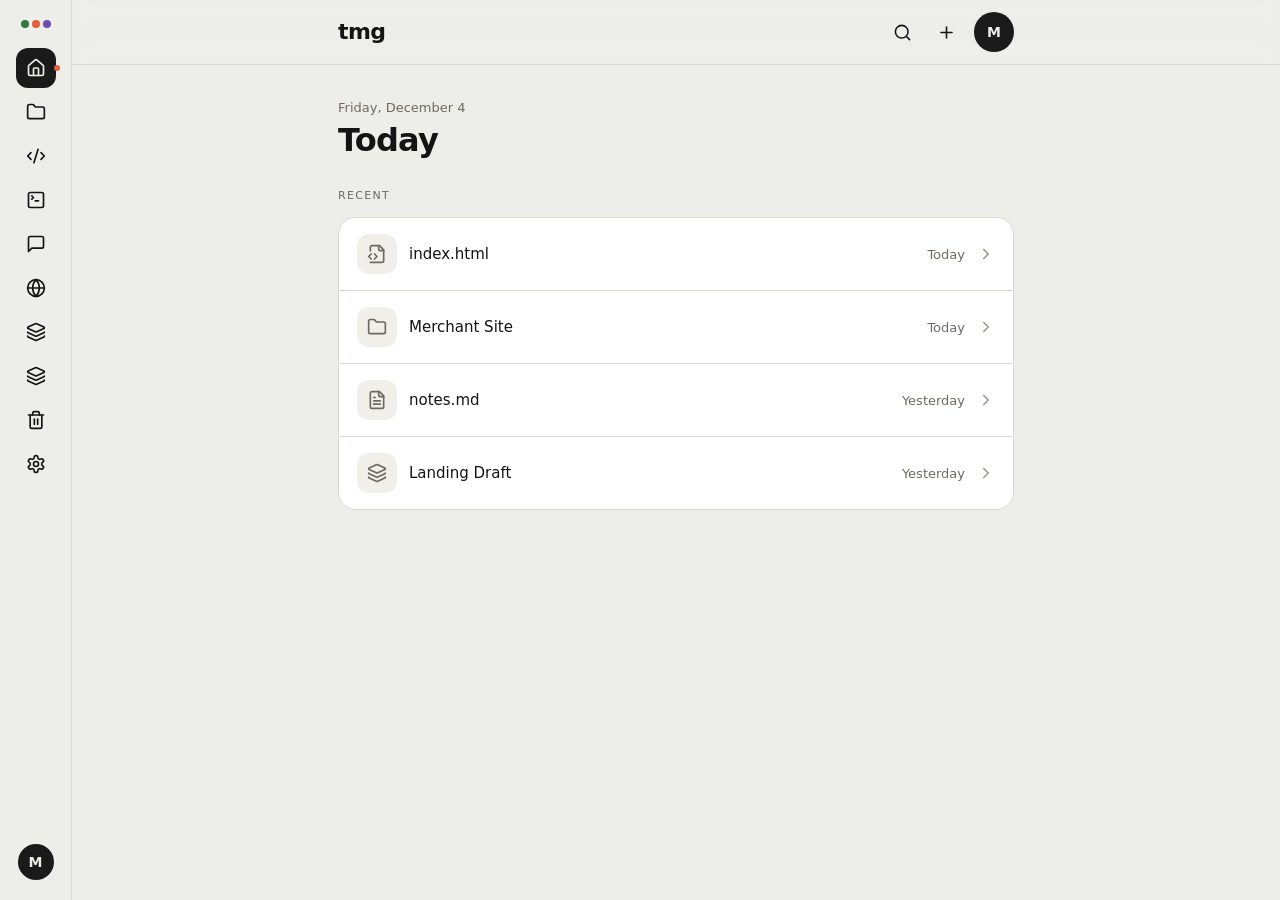
<file: public/assets/aistudio/React_Artifact_s__c663803f.html>
<!DOCTYPE html>
<html lang="en">
<head><style>
@font-face {
  font-family: "Optimistic";
  font-style: normal;
  font-weight: 400 600;
  font-display: swap;
  src: url("/fonts/OptimisticAI_VF_Optimized.woff2") format("woff2");
}
@font-face {
  font-family: "Optimistic Mono";
  font-style: normal;
  font-weight: 400;
  font-display: swap;
  src: url("/fonts/OptimisticMono_W_TextRegular.woff2") format("woff2");
}
:where(html) {
  font-family: "Optimistic", system-ui, sans-serif;
}
:where(code, pre, kbd, samp) {
  font-family: "Optimistic Mono", ui-monospace, monospace;
}
</style>
  <meta charset="UTF-8">
  <meta name="viewport" content="width=device-width, initial-scale=1">
  <title>React Artifact</title>
  <script>(function installDevicePermissionRuntime() {
  if (window.parent === window)
    return;
  let parentOrigin;
  try {
    const embeddingOrigin = window.location.ancestorOrigins?.[0] || document.referrer, { hostname, origin, port, protocol } = new URL(embeddingOrigin), supportedHost = hostname === "meta.ai" || hostname === "ecto1.ai" || [".meta.ai", ".ecto1.ai", ".internalfb.com", ".hatch.club"].some((suffix) => hostname.endsWith(suffix));
    if (hostname === "localhost" && (protocol === "http:" || protocol === "https:") || protocol === "https:" && port === "" && supportedHost)
      parentOrigin = origin;
  } catch {
    return;
  }
  if (!parentOrigin)
    return;
  function request(capability) {
    try {
      const policy = document.permissionsPolicy || document.featurePolicy;
      if (navigator.userActivation?.isActive === !0 && policy?.allowsFeature(capability) === !1)
        window.parent.postMessage({ type: "ecto:artifact-device-permission-request", version: 1, capability }, parentOrigin);
    } catch {}
  }
  function hasAudio(constraints) {
    for (let value = constraints;value != null; value = Object.getPrototypeOf(value)) {
      const descriptor = Object.getOwnPropertyDescriptor(value, "audio");
      if (descriptor)
        return Boolean(descriptor.value);
    }
    return !1;
  }
  function wrap(receiver, name, capability, enabled) {
    try {
      if ((document.permissionsPolicy || document.featurePolicy)?.allowsFeature(capability) !== !1)
        return;
      const native = receiver?.[name];
      if (typeof native !== "function")
        return;
      receiver[name] = function() {
        try {
          if (this === receiver && enabled(arguments))
            request(capability);
        } catch {}
        return Reflect.apply(native, this, arguments);
      };
    } catch {}
  }
  wrap(navigator.mediaDevices, "getUserMedia", "microphone", (args) => hasAudio(args[0]));
  const hasPositionCallback = (args) => typeof args[0] === "function";
  wrap(navigator.geolocation, "getCurrentPosition", "geolocation", hasPositionCallback);
  wrap(navigator.geolocation, "watchPosition", "geolocation", hasPositionCallback);
})();</script>
  <style>*, ::before, ::after {
  --tw-border-spacing-x: 0;
  --tw-border-spacing-y: 0;
  --tw-translate-x: 0;
  --tw-translate-y: 0;
  --tw-rotate: 0;
  --tw-skew-x: 0;
  --tw-skew-y: 0;
  --tw-scale-x: 1;
  --tw-scale-y: 1;
  --tw-pan-x:  ;
  --tw-pan-y:  ;
  --tw-pinch-zoom:  ;
  --tw-scroll-snap-strictness: proximity;
  --tw-gradient-from-position:  ;
  --tw-gradient-via-position:  ;
  --tw-gradient-to-position:  ;
  --tw-ordinal:  ;
  --tw-slashed-zero:  ;
  --tw-numeric-figure:  ;
  --tw-numeric-spacing:  ;
  --tw-numeric-fraction:  ;
  --tw-ring-inset:  ;
  --tw-ring-offset-width: 0px;
  --tw-ring-offset-color: #fff;
  --tw-ring-color: rgb(59 130 246 / 0.5);
  --tw-ring-offset-shadow: 0 0 #0000;
  --tw-ring-shadow: 0 0 #0000;
  --tw-shadow: 0 0 #0000;
  --tw-shadow-colored: 0 0 #0000;
  --tw-blur:  ;
  --tw-brightness:  ;
  --tw-contrast:  ;
  --tw-grayscale:  ;
  --tw-hue-rotate:  ;
  --tw-invert:  ;
  --tw-saturate:  ;
  --tw-sepia:  ;
  --tw-drop-shadow:  ;
  --tw-backdrop-blur:  ;
  --tw-backdrop-brightness:  ;
  --tw-backdrop-contrast:  ;
  --tw-backdrop-grayscale:  ;
  --tw-backdrop-hue-rotate:  ;
  --tw-backdrop-invert:  ;
  --tw-backdrop-opacity:  ;
  --tw-backdrop-saturate:  ;
  --tw-backdrop-sepia:  ;
  --tw-contain-size:  ;
  --tw-contain-layout:  ;
  --tw-contain-paint:  ;
  --tw-contain-style:  ;
}

::backdrop {
  --tw-border-spacing-x: 0;
  --tw-border-spacing-y: 0;
  --tw-translate-x: 0;
  --tw-translate-y: 0;
  --tw-rotate: 0;
  --tw-skew-x: 0;
  --tw-skew-y: 0;
  --tw-scale-x: 1;
  --tw-scale-y: 1;
  --tw-pan-x:  ;
  --tw-pan-y:  ;
  --tw-pinch-zoom:  ;
  --tw-scroll-snap-strictness: proximity;
  --tw-gradient-from-position:  ;
  --tw-gradient-via-position:  ;
  --tw-gradient-to-position:  ;
  --tw-ordinal:  ;
  --tw-slashed-zero:  ;
  --tw-numeric-figure:  ;
  --tw-numeric-spacing:  ;
  --tw-numeric-fraction:  ;
  --tw-ring-inset:  ;
  --tw-ring-offset-width: 0px;
  --tw-ring-offset-color: #fff;
  --tw-ring-color: rgb(59 130 246 / 0.5);
  --tw-ring-offset-shadow: 0 0 #0000;
  --tw-ring-shadow: 0 0 #0000;
  --tw-shadow: 0 0 #0000;
  --tw-shadow-colored: 0 0 #0000;
  --tw-blur:  ;
  --tw-brightness:  ;
  --tw-contrast:  ;
  --tw-grayscale:  ;
  --tw-hue-rotate:  ;
  --tw-invert:  ;
  --tw-saturate:  ;
  --tw-sepia:  ;
  --tw-drop-shadow:  ;
  --tw-backdrop-blur:  ;
  --tw-backdrop-brightness:  ;
  --tw-backdrop-contrast:  ;
  --tw-backdrop-grayscale:  ;
  --tw-backdrop-hue-rotate:  ;
  --tw-backdrop-invert:  ;
  --tw-backdrop-opacity:  ;
  --tw-backdrop-saturate:  ;
  --tw-backdrop-sepia:  ;
  --tw-contain-size:  ;
  --tw-contain-layout:  ;
  --tw-contain-paint:  ;
  --tw-contain-style:  ;
}

/*
! tailwindcss v3.4.18 | MIT License | https://tailwindcss.com
*/

/*
1. Prevent padding and border from affecting element width. (https://github.com/mozdevs/cssremedy/issues/4)
2. Allow adding a border to an element by just adding a border-width. (https://github.com/tailwindcss/tailwindcss/pull/116)
*/

*,
::before,
::after {
  box-sizing: border-box;
  /* 1 */
  border-width: 0;
  /* 2 */
  border-style: solid;
  /* 2 */
  border-color: #e5e7eb;
  /* 2 */
}

::before,
::after {
  --tw-content: '';
}

/*
1. Use a consistent sensible line-height in all browsers.
2. Prevent adjustments of font size after orientation changes in iOS.
3. Use a more readable tab size.
4. Use the user's configured `sans` font-family by default.
5. Use the user's configured `sans` font-feature-settings by default.
6. Use the user's configured `sans` font-variation-settings by default.
7. Disable tap highlights on iOS
*/

html,
:host {
  line-height: 1.5;
  /* 1 */
  -webkit-text-size-adjust: 100%;
  /* 2 */
  -moz-tab-size: 4;
  /* 3 */
  -o-tab-size: 4;
     tab-size: 4;
  /* 3 */
  font-family: ui-sans-serif, system-ui, sans-serif, "Apple Color Emoji", "Segoe UI Emoji", "Segoe UI Symbol", "Noto Color Emoji";
  /* 4 */
  font-feature-settings: normal;
  /* 5 */
  font-variation-settings: normal;
  /* 6 */
  -webkit-tap-highlight-color: transparent;
  /* 7 */
}

/*
1. Remove the margin in all browsers.
2. Inherit line-height from `html` so users can set them as a class directly on the `html` element.
*/

body {
  margin: 0;
  /* 1 */
  line-height: inherit;
  /* 2 */
}

/*
1. Add the correct height in Firefox.
2. Correct the inheritance of border color in Firefox. (https://bugzilla.mozilla.org/show_bug.cgi?id=190655)
3. Ensure horizontal rules are visible by default.
*/

hr {
  height: 0;
  /* 1 */
  color: inherit;
  /* 2 */
  border-top-width: 1px;
  /* 3 */
}

/*
Add the correct text decoration in Chrome, Edge, and Safari.
*/

abbr:where([title]) {
  -webkit-text-decoration: underline dotted;
          text-decoration: underline dotted;
}

/*
Remove the default font size and weight for headings.
*/

h1,
h2,
h3,
h4,
h5,
h6 {
  font-size: inherit;
  font-weight: inherit;
}

/*
Reset links to optimize for opt-in styling instead of opt-out.
*/

a {
  color: inherit;
  text-decoration: inherit;
}

/*
Add the correct font weight in Edge and Safari.
*/

b,
strong {
  font-weight: bolder;
}

/*
1. Use the user's configured `mono` font-family by default.
2. Use the user's configured `mono` font-feature-settings by default.
3. Use the user's configured `mono` font-variation-settings by default.
4. Correct the odd `em` font sizing in all browsers.
*/

code,
kbd,
samp,
pre {
  font-family: ui-monospace, SFMono-Regular, Menlo, Monaco, Consolas, "Liberation Mono", "Courier New", monospace;
  /* 1 */
  font-feature-settings: normal;
  /* 2 */
  font-variation-settings: normal;
  /* 3 */
  font-size: 1em;
  /* 4 */
}

/*
Add the correct font size in all browsers.
*/

small {
  font-size: 80%;
}

/*
Prevent `sub` and `sup` elements from affecting the line height in all browsers.
*/

sub,
sup {
  font-size: 75%;
  line-height: 0;
  position: relative;
  vertical-align: baseline;
}

sub {
  bottom: -0.25em;
}

sup {
  top: -0.5em;
}

/*
1. Remove text indentation from table contents in Chrome and Safari. (https://bugs.chromium.org/p/chromium/issues/detail?id=999088, https://bugs.webkit.org/show_bug.cgi?id=201297)
2. Correct table border color inheritance in all Chrome and Safari. (https://bugs.chromium.org/p/chromium/issues/detail?id=935729, https://bugs.webkit.org/show_bug.cgi?id=195016)
3. Remove gaps between table borders by default.
*/

table {
  text-indent: 0;
  /* 1 */
  border-color: inherit;
  /* 2 */
  border-collapse: collapse;
  /* 3 */
}

/*
1. Change the font styles in all browsers.
2. Remove the margin in Firefox and Safari.
3. Remove default padding in all browsers.
*/

button,
input,
optgroup,
select,
textarea {
  font-family: inherit;
  /* 1 */
  font-feature-settings: inherit;
  /* 1 */
  font-variation-settings: inherit;
  /* 1 */
  font-size: 100%;
  /* 1 */
  font-weight: inherit;
  /* 1 */
  line-height: inherit;
  /* 1 */
  letter-spacing: inherit;
  /* 1 */
  color: inherit;
  /* 1 */
  margin: 0;
  /* 2 */
  padding: 0;
  /* 3 */
}

/*
Remove the inheritance of text transform in Edge and Firefox.
*/

button,
select {
  text-transform: none;
}

/*
1. Correct the inability to style clickable types in iOS and Safari.
2. Remove default button styles.
*/

button,
input:where([type='button']),
input:where([type='reset']),
input:where([type='submit']) {
  -webkit-appearance: button;
  /* 1 */
  background-color: transparent;
  /* 2 */
  background-image: none;
  /* 2 */
}

/*
Use the modern Firefox focus style for all focusable elements.
*/

:-moz-focusring {
  outline: auto;
}

/*
Remove the additional `:invalid` styles in Firefox. (https://github.com/mozilla/gecko-dev/blob/2f9eacd9d3d995c937b4251a5557d95d494c9be1/layout/style/res/forms.css#L728-L737)
*/

:-moz-ui-invalid {
  box-shadow: none;
}

/*
Add the correct vertical alignment in Chrome and Firefox.
*/

progress {
  vertical-align: baseline;
}

/*
Correct the cursor style of increment and decrement buttons in Safari.
*/

::-webkit-inner-spin-button,
::-webkit-outer-spin-button {
  height: auto;
}

/*
1. Correct the odd appearance in Chrome and Safari.
2. Correct the outline style in Safari.
*/

[type='search'] {
  -webkit-appearance: textfield;
  /* 1 */
  outline-offset: -2px;
  /* 2 */
}

/*
Remove the inner padding in Chrome and Safari on macOS.
*/

::-webkit-search-decoration {
  -webkit-appearance: none;
}

/*
1. Correct the inability to style clickable types in iOS and Safari.
2. Change font properties to `inherit` in Safari.
*/

::-webkit-file-upload-button {
  -webkit-appearance: button;
  /* 1 */
  font: inherit;
  /* 2 */
}

/*
Add the correct display in Chrome and Safari.
*/

summary {
  display: list-item;
}

/*
Removes the default spacing and border for appropriate elements.
*/

blockquote,
dl,
dd,
h1,
h2,
h3,
h4,
h5,
h6,
hr,
figure,
p,
pre {
  margin: 0;
}

fieldset {
  margin: 0;
  padding: 0;
}

legend {
  padding: 0;
}

ol,
ul,
menu {
  list-style: none;
  margin: 0;
  padding: 0;
}

/*
Reset default styling for dialogs.
*/

dialog {
  padding: 0;
}

/*
Prevent resizing textareas horizontally by default.
*/

textarea {
  resize: vertical;
}

/*
1. Reset the default placeholder opacity in Firefox. (https://github.com/tailwindlabs/tailwindcss/issues/3300)
2. Set the default placeholder color to the user's configured gray 400 color.
*/

input::-moz-placeholder, textarea::-moz-placeholder {
  opacity: 1;
  /* 1 */
  color: #9ca3af;
  /* 2 */
}

input::placeholder,
textarea::placeholder {
  opacity: 1;
  /* 1 */
  color: #9ca3af;
  /* 2 */
}

/*
Set the default cursor for buttons.
*/

button,
[role="button"] {
  cursor: pointer;
}

/*
Make sure disabled buttons don't get the pointer cursor.
*/

:disabled {
  cursor: default;
}

/*
1. Make replaced elements `display: block` by default. (https://github.com/mozdevs/cssremedy/issues/14)
2. Add `vertical-align: middle` to align replaced elements more sensibly by default. (https://github.com/jensimmons/cssremedy/issues/14#issuecomment-634934210)
   This can trigger a poorly considered lint error in some tools but is included by design.
*/

img,
svg,
video,
canvas,
audio,
iframe,
embed,
object {
  display: block;
  /* 1 */
  vertical-align: middle;
  /* 2 */
}

/*
Constrain images and videos to the parent width and preserve their intrinsic aspect ratio. (https://github.com/mozdevs/cssremedy/issues/14)
*/

img,
video {
  max-width: 100%;
  height: auto;
}

/* Make elements with the HTML hidden attribute stay hidden by default */

[hidden]:where(:not([hidden="until-found"])) {
  display: none;
}

.visible {
  visibility: visible;
}

.fixed {
  position: fixed;
}

.absolute {
  position: absolute;
}

.relative {
  position: relative;
}

.sticky {
  position: sticky;
}

.inset-0 {
  inset: 0px;
}

.-bottom-0\.5 {
  bottom: -0.125rem;
}

.-right-0\.5 {
  right: -0.125rem;
}

.-right-1 {
  right: -0.25rem;
}

.bottom-0 {
  bottom: 0px;
}

.bottom-\[84px\] {
  bottom: 84px;
}

.left-1\/2 {
  left: 50%;
}

.right-0 {
  right: 0px;
}

.top-0 {
  top: 0px;
}

.top-1\.5 {
  top: 0.375rem;
}

.top-1\/2 {
  top: 50%;
}

.top-11 {
  top: 2.75rem;
}

.top-\[var\(--safe-area-inset-top\)\] {
  top: var(--safe-area-inset-top);
}

.z-20 {
  z-index: 20;
}

.z-30 {
  z-index: 30;
}

.z-40 {
  z-index: 40;
}

.z-50 {
  z-index: 50;
}

.z-\[60\] {
  z-index: 60;
}

.-mx-1 {
  margin-left: -0.25rem;
  margin-right: -0.25rem;
}

.mx-auto {
  margin-left: auto;
  margin-right: auto;
}

.mb-3 {
  margin-bottom: 0.75rem;
}

.mb-4 {
  margin-bottom: 1rem;
}

.ml-1 {
  margin-left: 0.25rem;
}

.ml-2 {
  margin-left: 0.5rem;
}

.ml-\[52px\] {
  margin-left: 52px;
}

.ml-auto {
  margin-left: auto;
}

.mt-1 {
  margin-top: 0.25rem;
}

.mt-1\.5 {
  margin-top: 0.375rem;
}

.mt-2 {
  margin-top: 0.5rem;
}

.mt-3 {
  margin-top: 0.75rem;
}

.mt-4 {
  margin-top: 1rem;
}

.mt-5 {
  margin-top: 1.25rem;
}

.mt-6 {
  margin-top: 1.5rem;
}

.mt-7 {
  margin-top: 1.75rem;
}

.mt-auto {
  margin-top: auto;
}

.block {
  display: block;
}

.flex {
  display: flex;
}

.grid {
  display: grid;
}

.hidden {
  display: none;
}

.h-1\.5 {
  height: 0.375rem;
}

.h-10 {
  height: 2.5rem;
}

.h-11 {
  height: 2.75rem;
}

.h-2 {
  height: 0.5rem;
}

.h-2\.5 {
  height: 0.625rem;
}

.h-3 {
  height: 0.75rem;
}

.h-6 {
  height: 1.5rem;
}

.h-8 {
  height: 2rem;
}

.h-9 {
  height: 2.25rem;
}

.h-\[100dvh\] {
  height: 100dvh;
}

.h-\[18px\] {
  height: 18px;
}

.h-\[3px\] {
  height: 3px;
}

.h-\[64px\] {
  height: 64px;
}

.h-\[68px\] {
  height: 68px;
}

.h-full {
  height: 100%;
}

.max-h-\[112px\] {
  max-height: 112px;
}

.max-h-\[320px\] {
  max-height: 320px;
}

.min-h-10 {
  min-height: 2.5rem;
}

.min-h-\[100dvh\] {
  min-height: 100dvh;
}

.min-h-\[360px\] {
  min-height: 360px;
}

.min-h-\[420px\] {
  min-height: 420px;
}

.min-h-\[440px\] {
  min-height: 440px;
}

.min-h-\[560px\] {
  min-height: 560px;
}

.w-1\.5 {
  width: 0.375rem;
}

.w-10 {
  width: 2.5rem;
}

.w-11 {
  width: 2.75rem;
}

.w-2 {
  width: 0.5rem;
}

.w-2\.5 {
  width: 0.625rem;
}

.w-3 {
  width: 0.75rem;
}

.w-6 {
  width: 1.5rem;
}

.w-8 {
  width: 2rem;
}

.w-9 {
  width: 2.25rem;
}

.w-\[180px\] {
  width: 180px;
}

.w-\[18px\] {
  width: 18px;
}

.w-\[3px\] {
  width: 3px;
}

.w-\[72px\] {
  width: 72px;
}

.w-full {
  width: 100%;
}

.min-w-0 {
  min-width: 0px;
}

.min-w-10 {
  min-width: 2.5rem;
}

.min-w-\[210px\] {
  min-width: 210px;
}

.max-w-\[520px\] {
  max-width: 520px;
}

.max-w-\[560px\] {
  max-width: 560px;
}

.max-w-\[740px\] {
  max-width: 740px;
}

.max-w-\[760px\] {
  max-width: 760px;
}

.max-w-\[78\%\] {
  max-width: 78%;
}

.max-w-\[92vw\] {
  max-width: 92vw;
}

.max-w-full {
  max-width: 100%;
}

.flex-1 {
  flex: 1 1 0%;
}

.shrink-0 {
  flex-shrink: 0;
}

.-translate-x-1\/2 {
  --tw-translate-x: -50%;
  transform: translate(var(--tw-translate-x), var(--tw-translate-y)) rotate(var(--tw-rotate)) skewX(var(--tw-skew-x)) skewY(var(--tw-skew-y)) scaleX(var(--tw-scale-x)) scaleY(var(--tw-scale-y));
}

.-translate-y-1\/2 {
  --tw-translate-y: -50%;
  transform: translate(var(--tw-translate-x), var(--tw-translate-y)) rotate(var(--tw-rotate)) skewX(var(--tw-skew-x)) skewY(var(--tw-skew-y)) scaleX(var(--tw-scale-x)) scaleY(var(--tw-scale-y));
}

.select-none {
  -webkit-user-select: none;
     -moz-user-select: none;
          user-select: none;
}

.resize-none {
  resize: none;
}

.grid-cols-2 {
  grid-template-columns: repeat(2, minmax(0, 1fr));
}

.grid-cols-5 {
  grid-template-columns: repeat(5, minmax(0, 1fr));
}

.flex-col {
  flex-direction: column;
}

.items-start {
  align-items: flex-start;
}

.items-end {
  align-items: flex-end;
}

.items-center {
  align-items: center;
}

.justify-start {
  justify-content: flex-start;
}

.justify-end {
  justify-content: flex-end;
}

.justify-center {
  justify-content: center;
}

.justify-between {
  justify-content: space-between;
}

.gap-0\.5 {
  gap: 0.125rem;
}

.gap-1 {
  gap: 0.25rem;
}

.gap-1\.5 {
  gap: 0.375rem;
}

.gap-2 {
  gap: 0.5rem;
}

.gap-3 {
  gap: 0.75rem;
}

.gap-\[2px\] {
  gap: 2px;
}

.gap-\[3px\] {
  gap: 3px;
}

.gap-\[6px\] {
  gap: 6px;
}

.space-y-3 > :not([hidden]) ~ :not([hidden]) {
  --tw-space-y-reverse: 0;
  margin-top: calc(0.75rem * calc(1 - var(--tw-space-y-reverse)));
  margin-bottom: calc(0.75rem * var(--tw-space-y-reverse));
}

.space-y-4 > :not([hidden]) ~ :not([hidden]) {
  --tw-space-y-reverse: 0;
  margin-top: calc(1rem * calc(1 - var(--tw-space-y-reverse)));
  margin-bottom: calc(1rem * var(--tw-space-y-reverse));
}

.divide-y > :not([hidden]) ~ :not([hidden]) {
  --tw-divide-y-reverse: 0;
  border-top-width: calc(1px * calc(1 - var(--tw-divide-y-reverse)));
  border-bottom-width: calc(1px * var(--tw-divide-y-reverse));
}

.divide-\[var\(--border\)\] > :not([hidden]) ~ :not([hidden]) {
  border-color: var(--border);
}

.divide-\[var\(--border-2\)\] > :not([hidden]) ~ :not([hidden]) {
  border-color: var(--border-2);
}

.overflow-auto {
  overflow: auto;
}

.overflow-hidden {
  overflow: hidden;
}

.overflow-x-clip {
  overflow-x: clip;
}

.truncate {
  overflow: hidden;
  text-overflow: ellipsis;
  white-space: nowrap;
}

.whitespace-pre {
  white-space: pre;
}

.break-all {
  word-break: break-all;
}

.rounded-\[12px\] {
  border-radius: 12px;
}

.rounded-\[14px\] {
  border-radius: 14px;
}

.rounded-\[16px\] {
  border-radius: 16px;
}

.rounded-\[18px\] {
  border-radius: 18px;
}

.rounded-\[20px\] {
  border-radius: 20px;
}

.rounded-\[28px\] {
  border-radius: 28px;
}

.rounded-\[7px\] {
  border-radius: 7px;
}

.rounded-full {
  border-radius: 9999px;
}

.rounded-lg {
  border-radius: 0.5rem;
}

.rounded-md {
  border-radius: 0.375rem;
}

.rounded-xl {
  border-radius: 0.75rem;
}

.rounded-t-\[24px\] {
  border-top-left-radius: 24px;
  border-top-right-radius: 24px;
}

.rounded-bl-\[6px\] {
  border-bottom-left-radius: 6px;
}

.rounded-br-\[6px\] {
  border-bottom-right-radius: 6px;
}

.border {
  border-width: 1px;
}

.border-2 {
  border-width: 2px;
}

.border-b {
  border-bottom-width: 1px;
}

.border-r {
  border-right-width: 1px;
}

.border-t {
  border-top-width: 1px;
}

.border-\[var\(--border\)\] {
  border-color: var(--border);
}

.border-\[var\(--border-2\)\] {
  border-color: var(--border-2);
}

.border-\[var\(--dark-btn\)\] {
  border-color: var(--dark-btn);
}

.border-\[var\(--page\)\] {
  border-color: var(--page);
}

.border-transparent {
  border-color: transparent;
}

.border-white\/10 {
  border-color: rgb(255 255 255 / 0.1);
}

.bg-\[\#141414\] {
  --tw-bg-opacity: 1;
  background-color: rgb(20 20 20 / var(--tw-bg-opacity, 1));
}

.bg-\[\#1A1A1A\] {
  --tw-bg-opacity: 1;
  background-color: rgb(26 26 26 / var(--tw-bg-opacity, 1));
}

.bg-\[\#28C840\] {
  --tw-bg-opacity: 1;
  background-color: rgb(40 200 64 / var(--tw-bg-opacity, 1));
}

.bg-\[\#2E7A3A\] {
  --tw-bg-opacity: 1;
  background-color: rgb(46 122 58 / var(--tw-bg-opacity, 1));
}

.bg-\[\#6B4EB8\] {
  --tw-bg-opacity: 1;
  background-color: rgb(107 78 184 / var(--tw-bg-opacity, 1));
}

.bg-\[\#DDD9D1\] {
  --tw-bg-opacity: 1;
  background-color: rgb(221 217 209 / var(--tw-bg-opacity, 1));
}

.bg-\[\#E85D3F\] {
  --tw-bg-opacity: 1;
  background-color: rgb(232 93 63 / var(--tw-bg-opacity, 1));
}

.bg-\[\#FEBC2E\] {
  --tw-bg-opacity: 1;
  background-color: rgb(254 188 46 / var(--tw-bg-opacity, 1));
}

.bg-\[\#FF5F57\] {
  --tw-bg-opacity: 1;
  background-color: rgb(255 95 87 / var(--tw-bg-opacity, 1));
}

.bg-\[var\(--card\)\] {
  background-color: var(--card);
}

.bg-\[var\(--card-alt\)\] {
  background-color: var(--card-alt);
}

.bg-\[var\(--code-bg\)\] {
  background-color: var(--code-bg);
}

.bg-\[var\(--dark-btn\)\] {
  background-color: var(--dark-btn);
}

.bg-\[var\(--muted\)\] {
  background-color: var(--muted);
}

.bg-\[var\(--page\)\] {
  background-color: var(--page);
}

.bg-\[var\(--track\)\] {
  background-color: var(--track);
}

.bg-black\/40 {
  background-color: rgb(0 0 0 / 0.4);
}

.bg-black\/5 {
  background-color: rgb(0 0 0 / 0.05);
}

.bg-transparent {
  background-color: transparent;
}

.bg-white {
  --tw-bg-opacity: 1;
  background-color: rgb(255 255 255 / var(--tw-bg-opacity, 1));
}

.p-1 {
  padding: 0.25rem;
}

.p-1\.5 {
  padding: 0.375rem;
}

.p-2 {
  padding: 0.5rem;
}

.p-3 {
  padding: 0.75rem;
}

.p-4 {
  padding: 1rem;
}

.p-5 {
  padding: 1.25rem;
}

.p-6 {
  padding: 1.5rem;
}

.p-\[3px\] {
  padding: 3px;
}

.px-2 {
  padding-left: 0.5rem;
  padding-right: 0.5rem;
}

.px-3 {
  padding-left: 0.75rem;
  padding-right: 0.75rem;
}

.px-3\.5 {
  padding-left: 0.875rem;
  padding-right: 0.875rem;
}

.px-4 {
  padding-left: 1rem;
  padding-right: 1rem;
}

.px-\[18px\] {
  padding-left: 18px;
  padding-right: 18px;
}

.py-1 {
  padding-top: 0.25rem;
  padding-bottom: 0.25rem;
}

.py-1\.5 {
  padding-top: 0.375rem;
  padding-bottom: 0.375rem;
}

.py-10 {
  padding-top: 2.5rem;
  padding-bottom: 2.5rem;
}

.py-12 {
  padding-top: 3rem;
  padding-bottom: 3rem;
}

.py-2 {
  padding-top: 0.5rem;
  padding-bottom: 0.5rem;
}

.py-2\.5 {
  padding-top: 0.625rem;
  padding-bottom: 0.625rem;
}

.py-3 {
  padding-top: 0.75rem;
  padding-bottom: 0.75rem;
}

.py-3\.5 {
  padding-top: 0.875rem;
  padding-bottom: 0.875rem;
}

.py-4 {
  padding-top: 1rem;
  padding-bottom: 1rem;
}

.py-5 {
  padding-top: 1.25rem;
  padding-bottom: 1.25rem;
}

.py-6 {
  padding-top: 1.5rem;
  padding-bottom: 1.5rem;
}

.py-8 {
  padding-top: 2rem;
  padding-bottom: 2rem;
}

.pb-1 {
  padding-bottom: 0.25rem;
}

.pb-28 {
  padding-bottom: 7rem;
}

.pb-3 {
  padding-bottom: 0.75rem;
}

.pb-4 {
  padding-bottom: 1rem;
}

.pb-6 {
  padding-bottom: 1.5rem;
}

.pl-1\.5 {
  padding-left: 0.375rem;
}

.pl-4 {
  padding-left: 1rem;
}

.pr-2 {
  padding-right: 0.5rem;
}

.pr-4 {
  padding-right: 1rem;
}

.pt-2 {
  padding-top: 0.5rem;
}

.pt-3 {
  padding-top: 0.75rem;
}

.pt-\[12vh\] {
  padding-top: 12vh;
}

.text-left {
  text-align: left;
}

.text-center {
  text-align: center;
}

.text-right {
  text-align: right;
}

.font-mono {
  font-family: ui-monospace, SFMono-Regular, Menlo, Monaco, Consolas, "Liberation Mono", "Courier New", monospace;
}

.text-\[11px\] {
  font-size: 11px;
}

.text-\[13px\] {
  font-size: 13px;
}

.text-\[14px\] {
  font-size: 14px;
}

.text-\[15px\] {
  font-size: 15px;
}

.text-\[22px\] {
  font-size: 22px;
}

.text-\[26px\] {
  font-size: 26px;
}

.text-\[28px\] {
  font-size: 28px;
}

.text-\[32px\] {
  font-size: 32px;
}

.text-\[clamp\(30px\2c 5vw\2c 36px\)\] {
  font-size: clamp(30px,5vw,36px);
}

.text-lg {
  font-size: 1.125rem;
  line-height: 1.75rem;
}

.text-sm {
  font-size: 0.875rem;
  line-height: 1.25rem;
}

.text-xs {
  font-size: 0.75rem;
  line-height: 1rem;
}

.font-bold {
  font-weight: 700;
}

.font-medium {
  font-weight: 500;
}

.font-semibold {
  font-weight: 600;
}

.uppercase {
  text-transform: uppercase;
}

.tabular-nums {
  --tw-numeric-spacing: tabular-nums;
  font-variant-numeric: var(--tw-ordinal) var(--tw-slashed-zero) var(--tw-numeric-figure) var(--tw-numeric-spacing) var(--tw-numeric-fraction);
}

.leading-\[1\.15\] {
  line-height: 1.15;
}

.leading-\[1\.1\] {
  line-height: 1.1;
}

.leading-\[1\.65\] {
  line-height: 1.65;
}

.leading-\[1\.7\] {
  line-height: 1.7;
}

.leading-none {
  line-height: 1;
}

.leading-snug {
  line-height: 1.375;
}

.leading-tight {
  line-height: 1.25;
}

.tracking-\[0\.12em\] {
  letter-spacing: 0.12em;
}

.tracking-\[0\.14em\] {
  letter-spacing: 0.14em;
}

.tracking-tight {
  letter-spacing: -0.025em;
}

.text-\[\#2E7A3A\] {
  --tw-text-opacity: 1;
  color: rgb(46 122 58 / var(--tw-text-opacity, 1));
}

.text-\[\#6B4EB8\] {
  --tw-text-opacity: 1;
  color: rgb(107 78 184 / var(--tw-text-opacity, 1));
}

.text-\[\#7ED957\] {
  --tw-text-opacity: 1;
  color: rgb(126 217 87 / var(--tw-text-opacity, 1));
}

.text-\[\#8A6D1A\] {
  --tw-text-opacity: 1;
  color: rgb(138 109 26 / var(--tw-text-opacity, 1));
}

.text-\[\#C0392B\] {
  --tw-text-opacity: 1;
  color: rgb(192 57 43 / var(--tw-text-opacity, 1));
}

.text-\[\#E85D3F\] {
  --tw-text-opacity: 1;
  color: rgb(232 93 63 / var(--tw-text-opacity, 1));
}

.text-\[\#F2F0EB\] {
  --tw-text-opacity: 1;
  color: rgb(242 240 235 / var(--tw-text-opacity, 1));
}

.text-\[\#FFD479\] {
  --tw-text-opacity: 1;
  color: rgb(255 212 121 / var(--tw-text-opacity, 1));
}

.text-\[var\(--faint\)\] {
  color: var(--faint);
}

.text-\[var\(--muted\)\] {
  color: var(--muted);
}

.text-\[var\(--page\)\] {
  color: var(--page);
}

.text-\[var\(--text\)\] {
  color: var(--text);
}

.text-white {
  --tw-text-opacity: 1;
  color: rgb(255 255 255 / var(--tw-text-opacity, 1));
}

.text-white\/45 {
  color: rgb(255 255 255 / 0.45);
}

.text-white\/50 {
  color: rgb(255 255 255 / 0.5);
}

.text-white\/60 {
  color: rgb(255 255 255 / 0.6);
}

.text-white\/90 {
  color: rgb(255 255 255 / 0.9);
}

.line-through {
  text-decoration-line: line-through;
}

.opacity-70 {
  opacity: 0.7;
}

.shadow {
  --tw-shadow: 0 1px 3px 0 rgb(0 0 0 / 0.1), 0 1px 2px -1px rgb(0 0 0 / 0.1);
  --tw-shadow-colored: 0 1px 3px 0 var(--tw-shadow-color), 0 1px 2px -1px var(--tw-shadow-color);
  box-shadow: var(--tw-ring-offset-shadow, 0 0 #0000), var(--tw-ring-shadow, 0 0 #0000), var(--tw-shadow);
}

.shadow-2xl {
  --tw-shadow: 0 25px 50px -12px rgb(0 0 0 / 0.25);
  --tw-shadow-colored: 0 25px 50px -12px var(--tw-shadow-color);
  box-shadow: var(--tw-ring-offset-shadow, 0 0 #0000), var(--tw-ring-shadow, 0 0 #0000), var(--tw-shadow);
}

.shadow-sm {
  --tw-shadow: 0 1px 2px 0 rgb(0 0 0 / 0.05);
  --tw-shadow-colored: 0 1px 2px 0 var(--tw-shadow-color);
  box-shadow: var(--tw-ring-offset-shadow, 0 0 #0000), var(--tw-ring-shadow, 0 0 #0000), var(--tw-shadow);
}

.shadow-xl {
  --tw-shadow: 0 20px 25px -5px rgb(0 0 0 / 0.1), 0 8px 10px -6px rgb(0 0 0 / 0.1);
  --tw-shadow-colored: 0 20px 25px -5px var(--tw-shadow-color), 0 8px 10px -6px var(--tw-shadow-color);
  box-shadow: var(--tw-ring-offset-shadow, 0 0 #0000), var(--tw-ring-shadow, 0 0 #0000), var(--tw-shadow);
}

.outline-none {
  outline: 2px solid transparent;
  outline-offset: 2px;
}

.filter {
  filter: var(--tw-blur) var(--tw-brightness) var(--tw-contrast) var(--tw-grayscale) var(--tw-hue-rotate) var(--tw-invert) var(--tw-saturate) var(--tw-sepia) var(--tw-drop-shadow);
}

.backdrop-blur {
  --tw-backdrop-blur: blur(8px);
  backdrop-filter: var(--tw-backdrop-blur) var(--tw-backdrop-brightness) var(--tw-backdrop-contrast) var(--tw-backdrop-grayscale) var(--tw-backdrop-hue-rotate) var(--tw-backdrop-invert) var(--tw-backdrop-opacity) var(--tw-backdrop-saturate) var(--tw-backdrop-sepia);
}

.transition {
  transition-property: color, background-color, border-color, text-decoration-color, fill, stroke, opacity, box-shadow, transform, filter, backdrop-filter;
  transition-timing-function: cubic-bezier(0.4, 0, 0.2, 1);
  transition-duration: 150ms;
}

.\[overflow-wrap\:anywhere\] {
  overflow-wrap: anywhere;
}

:root{
  --page:#EDEDEA;
  --card:#FFFFFF;
  --card-alt:#F1EFEA;
  --border:#DDD9D1;
  --border-2:#DDD9D1;
  --text:#141414;
  --muted:#6E6A61;
  --faint:#9A9487;
  --accent:#E85D3F;
  --dark-btn:#1A1A1A;
  --code-bg:#FFFEFA;
  --hover:#F8F7F4;
  --track:#EAE8E2;
}

[data-theme="dark"]{
  --page:#1A1A1A;
  --card:#262624;
  --card-alt:#2E2D2B;
  --border:#3B3A38;
  --border-2:#3B3A38;
  --text:#EDEDEA;
  --muted:#A8A39A;
  --faint:#8A867E;
  --accent:#E85D3F;
  --dark-btn:#EDEDEA;
  --code-bg:#1E1D1C;
  --hover:#2B2A28;
  --track:#34332F;
}

*{
  box-sizing:border-box
}

html,body{
  margin:0;
  padding:0;
  background:var(--page);
  color:var(--text);
  overflow-x:clip
}

body{
  font-family:ui-sans-serif, -apple-system, BlinkMacSystemFont, "Segoe UI", system-ui, sans-serif;
  font-size:15.5px;
  line-height:1.65;
  -webkit-font-smoothing:antialiased
}

button{
  font:inherit
}

input,textarea{
  font:inherit
}

button:focus-visible,input:focus-visible,textarea:focus-visible{
  outline:2px solid #E85D3F;
  outline-offset:2px
}

::-moz-selection{
  background:#E85D3F;
  color:white
}

::selection{
  background:#E85D3F;
  color:white
}

.no-scrollbar::-webkit-scrollbar{
  display:none
}

.no-scrollbar{
  scrollbar-width:none
}

textarea{
  field-sizing:content
}

@keyframes pulseDot{
  0%,100%{
    transform:scale(1);
    opacity:1
  }

  50%{
    transform:scale(1.35);
    opacity:.6
  }
}

@keyframes wave{
  0%,100%{
    transform:scaleY(.35)
  }

  50%{
    transform:scaleY(1)
  }
}

@keyframes blink{
  0%,80%,100%{
    opacity:.25;
    transform:translateY(0)
  }

  40%{
    opacity:1;
    transform:translateY(-2px)
  }
}

@keyframes fadeUp{
  from{
    opacity:0;
    transform:translateY(6px)
  }

  to{
    opacity:1;
    transform:translateY(0)
  }
}

@keyframes toastIn{
  from{
    opacity:0;
    transform:translateY(8px)
  }

  to{
    opacity:1;
    transform:translateY(0)
  }
}

.fade-up{
  animation:fadeUp .25s ease both
}

.toast-in{
  animation:toastIn .2s ease both
}

.wave-bar{
  animation:wave 1s ease-in-out infinite;
  transform-origin:center
}

.typing-dot{
  animation:blink 1.1s infinite
}

.code-scroll{
  white-space:pre;
  overflow:auto
}

.hover\:bg-\[var\(--card-alt\)\]:hover {
  background-color: var(--card-alt);
}

.hover\:bg-\[var\(--hover\)\]:hover {
  background-color: var(--hover);
}

.focus-visible\:outline-2:focus-visible {
  outline-width: 2px;
}

.focus-visible\:outline-\[\#E85D3F\]:focus-visible {
  outline-color: #E85D3F;
}

.dark\:bg-\[\#4A4946\]:is(.dark *) {
  --tw-bg-opacity: 1;
  background-color: rgb(74 73 70 / var(--tw-bg-opacity, 1));
}

@media (min-width: 640px) {
  .sm\:block {
    display: block;
  }

  .sm\:grid-cols-2 {
    grid-template-columns: repeat(2, minmax(0, 1fr));
  }

  .sm\:grid-cols-3 {
    grid-template-columns: repeat(3, minmax(0, 1fr));
  }

  .sm\:items-center {
    align-items: center;
  }

  .sm\:rounded-\[24px\] {
    border-radius: 24px;
  }

  .sm\:p-5 {
    padding: 1.25rem;
  }

  .sm\:p-8 {
    padding: 2rem;
  }

  .sm\:px-8 {
    padding-left: 2rem;
    padding-right: 2rem;
  }
}

@media (min-width: 768px) {
  .md\:bottom-6 {
    bottom: 1.5rem;
  }

  .md\:flex {
    display: flex;
  }

  .md\:hidden {
    display: none;
  }

  .md\:pb-10 {
    padding-bottom: 2.5rem;
  }
}
</style>
</head>
<body>
  <div id="root"></div>
  
  <script type="module">var Op=Object.create;var{getPrototypeOf:Tp,defineProperty:mo,getOwnPropertyNames:Mp}=Object;var $p=Object.prototype.hasOwnProperty;var un=(e,n,t)=>{t=e!=null?Op(Tp(e)):{};let r=n||!e||!e.__esModule?mo(t,"default",{value:e,enumerable:!0}):t;for(let l of Mp(e))if(!$p.call(r,l))mo(r,l,{get:()=>e[l],enumerable:!0});return r};var Tl=(e,n)=>()=>(n||e((n={exports:{}}).exports,n),n.exports);var Up=(e,n)=>{for(var t in n)mo(e,t,{get:n[t],enumerable:!0,configurable:!0,set:(r)=>n[t]=()=>r})};var Lp=(e,n)=>()=>(e&&(n=e(e=0)),n);var Jn=Tl((qp)=>{var sr=Symbol.for("react.element"),Vp=Symbol.for("react.portal"),Qp=Symbol.for("react.fragment"),Rp=Symbol.for("react.strict_mode"),Wp=Symbol.for("react.profiler"),Fp=Symbol.for("react.provider"),Hp=Symbol.for("react.context"),Bp=Symbol.for("react.forward_ref"),Kp=Symbol.for("react.suspense"),Yp=Symbol.for("react.memo"),Ip=Symbol.for("react.lazy"),vf=Symbol.iterator;function Xp(e){if(e===null||typeof e!=="object")return null;return e=vf&&e[vf]||e["@@iterator"],typeof e==="function"?e:null}var gf={isMounted:function(){return!1},enqueueForceUpdate:function(){},enqueueReplaceState:function(){},enqueueSetState:function(){}},kf=Object.assign,Sf={};function mt(e,n,t){this.props=e,this.context=n,this.refs=Sf,this.updater=t||gf}mt.prototype.isReactComponent={};mt.prototype.setState=function(e,n){if(typeof e!=="object"&&typeof e!=="function"&&e!=null)throw Error("setState(...): takes an object of state variables to update or a function which returns an object of state variables.");this.updater.enqueueSetState(this,e,n,"setState")};mt.prototype.forceUpdate=function(e){this.updater.enqueueForceUpdate(this,e,"forceUpdate")};function Ef(){}Ef.prototype=mt.prototype;function ko(e,n,t){this.props=e,this.context=n,this.refs=Sf,this.updater=t||gf}var So=ko.prototype=new Ef;So.constructor=ko;kf(So,mt.prototype);So.isPureReactComponent=!0;var hf=Array.isArray,_f=Object.prototype.hasOwnProperty,Eo={current:null},wf={key:!0,ref:!0,__self:!0,__source:!0};function Cf(e,n,t){var r,l={},u=null,o=null;if(n!=null)for(r in n.ref!==void 0&&(o=n.ref),n.key!==void 0&&(u=""+n.key),n)_f.call(n,r)&&!wf.hasOwnProperty(r)&&(l[r]=n[r]);var f=arguments.length-2;if(f===1)l.children=t;else if(1<f){for(var c=Array(f),s=0;s<f;s++)c[s]=arguments[s+2];l.children=c}if(e&&e.defaultProps)for(r in f=e.defaultProps,f)l[r]===void 0&&(l[r]=f[r]);return{$$typeof:sr,type:e,key:u,ref:o,props:l,_owner:Eo.current}}function Ap(e,n){return{$$typeof:sr,type:e.type,key:n,ref:e.ref,props:e.props,_owner:e._owner}}function _o(e){return typeof e==="object"&&e!==null&&e.$$typeof===sr}function Zp(e){var n={"=":"=0",":":"=2"};return"$"+e.replace(/[=:]/g,function(t){return n[t]})}var mf=/\/+/g;function go(e,n){return typeof e==="object"&&e!==null&&e.key!=null?Zp(""+e.key):n.toString(36)}function $l(e,n,t,r,l){var u=typeof e;if(u==="undefined"||u==="boolean")e=null;var o=!1;if(e===null)o=!0;else switch(u){case"string":case"number":o=!0;break;case"object":switch(e.$$typeof){case sr:case Vp:o=!0}}if(o)return o=e,l=l(o),e=r===""?"."+go(o,0):r,hf(l)?(t="",e!=null&&(t=e.replace(mf,"$&/")+"/"),$l(l,n,t,"",function(s){return s})):l!=null&&(_o(l)&&(l=Ap(l,t+(!l.key||o&&o.key===l.key?"":(""+l.key).replace(mf,"$&/")+"/")+e)),n.push(l)),1;if(o=0,r=r===""?".":r+":",hf(e))for(var f=0;f<e.length;f++){u=e[f];var c=r+go(u,f);o+=$l(u,n,t,c,l)}else if(c=Xp(e),typeof c==="function")for(e=c.call(e),f=0;!(u=e.next()).done;)u=u.value,c=r+go(u,f++),o+=$l(u,n,t,c,l);else if(u==="object")throw n=String(e),Error("Objects are not valid as a React child (found: "+(n==="[object Object]"?"object with keys {"+Object.keys(e).join(", ")+"}":n)+"). If you meant to render a collection of children, use an array instead.");return o}function Ml(e,n,t){if(e==null)return e;var r=[],l=0;return $l(e,r,"","",function(u){return n.call(t,u,l++)}),r}function Gp(e){if(e._status===-1){var n=e._result;n=n(),n.then(function(t){if(e._status===0||e._status===-1)e._status=1,e._result=t},function(t){if(e._status===0||e._status===-1)e._status=2,e._result=t}),e._status===-1&&(e._status=0,e._result=n)}if(e._status===1)return e._result.default;throw e._result}var he={current:null},Ul={transition:null},Jp={ReactCurrentDispatcher:he,ReactCurrentBatchConfig:Ul,ReactCurrentOwner:Eo};function zf(){throw Error("act(...) is not supported in production builds of React.")}qp.Children={map:Ml,forEach:function(e,n,t){Ml(e,function(){n.apply(this,arguments)},t)},count:function(e){var n=0;return Ml(e,function(){n++}),n},toArray:function(e){return Ml(e,function(n){return n})||[]},only:function(e){if(!_o(e))throw Error("React.Children.only expected to receive a single React element child.");return e}};qp.Component=mt;qp.Fragment=Qp;qp.Profiler=Wp;qp.PureComponent=ko;qp.StrictMode=Rp;qp.Suspense=Kp;qp.__SECRET_INTERNALS_DO_NOT_USE_OR_YOU_WILL_BE_FIRED=Jp;qp.act=zf;qp.cloneElement=function(e,n,t){if(e===null||e===void 0)throw Error("React.cloneElement(...): The argument must be a React element, but you passed "+e+".");var r=kf({},e.props),l=e.key,u=e.ref,o=e._owner;if(n!=null){if(n.ref!==void 0&&(u=n.ref,o=Eo.current),n.key!==void 0&&(l=""+n.key),e.type&&e.type.defaultProps)var f=e.type.defaultProps;for(c in n)_f.call(n,c)&&!wf.hasOwnProperty(c)&&(r[c]=n[c]===void 0&&f!==void 0?f[c]:n[c])}var c=arguments.length-2;if(c===1)r.children=t;else if(1<c){f=Array(c);for(var s=0;s<c;s++)f[s]=arguments[s+2];r.children=f}return{$$typeof:sr,type:e.type,key:l,ref:u,props:r,_owner:o}};qp.createContext=function(e){return e={$$typeof:Hp,_currentValue:e,_currentValue2:e,_threadCount:0,Provider:null,Consumer:null,_defaultValue:null,_globalName:null},e.Provider={$$typeof:Fp,_context:e},e.Consumer=e};qp.createElement=Cf;qp.createFactory=function(e){var n=Cf.bind(null,e);return n.type=e,n};qp.createRef=function(){return{current:null}};qp.forwardRef=function(e){return{$$typeof:Bp,render:e}};qp.isValidElement=_o;qp.lazy=function(e){return{$$typeof:Ip,_payload:{_status:-1,_result:e},_init:Gp}};qp.memo=function(e,n){return{$$typeof:Yp,type:e,compare:n===void 0?null:n}};qp.startTransition=function(e){var n=Ul.transition;Ul.transition={};try{e()}finally{Ul.transition=n}};qp.unstable_act=zf;qp.useCallback=function(e,n){return he.current.useCallback(e,n)};qp.useContext=function(e){return he.current.useContext(e)};qp.useDebugValue=function(){};qp.useDeferredValue=function(e){return he.current.useDeferredValue(e)};qp.useEffect=function(e,n){return he.current.useEffect(e,n)};qp.useId=function(){return he.current.useId()};qp.useImperativeHandle=function(e,n,t){return he.current.useImperativeHandle(e,n,t)};qp.useInsertionEffect=function(e,n){return he.current.useInsertionEffect(e,n)};qp.useLayoutEffect=function(e,n){return he.current.useLayoutEffect(e,n)};qp.useMemo=function(e,n){return he.current.useMemo(e,n)};qp.useReducer=function(e,n,t){return he.current.useReducer(e,n,t)};qp.useRef=function(e){return he.current.useRef(e)};qp.useState=function(e){return he.current.useState(e)};qp.useSyncExternalStore=function(e,n,t){return he.current.useSyncExternalStore(e,n,t)};qp.useTransition=function(){return he.current.useTransition()};qp.version="18.3.1"});var $f=Tl((L0)=>{function Co(e,n){var t=e.length;e.push(n);e:for(;0<t;){var r=t-1>>>1,l=e[r];if(0<Ll(l,n))e[r]=n,e[t]=l,t=r;else break e}}function Ke(e){return e.length===0?null:e[0]}function Wl(e){if(e.length===0)return null;var n=e[0],t=e.pop();if(t!==n){e[0]=t;e:for(var r=0,l=e.length,u=l>>>1;r<u;){var o=2*(r+1)-1,f=e[o],c=o+1,s=e[c];if(0>Ll(f,t))c<l&&0>Ll(s,f)?(e[r]=s,e[c]=t,r=c):(e[r]=f,e[o]=t,r=o);else if(c<l&&0>Ll(s,t))e[r]=s,e[c]=t,r=c;else break e}}return n}function Ll(e,n){var t=e.sortIndex-n.sortIndex;return t!==0?t:e.id-n.id}if(typeof performance==="object"&&typeof performance.now==="function")zo=performance,L0.unstable_now=function(){return zo.now()};else Vl=Date,No=Vl.now(),L0.unstable_now=function(){return Vl.now()-No};var zo,Vl,No,be=[],Cn=[],U0=1,$e=null,fe=3,Fl=!1,qn=!1,yr=!1,Pf=typeof setTimeout==="function"?setTimeout:null,Df=typeof clearTimeout==="function"?clearTimeout:null,Nf=typeof setImmediate<"u"?setImmediate:null;typeof navigator<"u"&&navigator.scheduling!==void 0&&navigator.scheduling.isInputPending!==void 0&&navigator.scheduling.isInputPending.bind(navigator.scheduling);function Po(e){for(var n=Ke(Cn);n!==null;){if(n.callback===null)Wl(Cn);else if(n.startTime<=e)Wl(Cn),n.sortIndex=n.expirationTime,Co(be,n);else break;n=Ke(Cn)}}function Oo(e){if(yr=!1,Po(e),!qn)if(Ke(be)!==null)qn=!0,Mo(To);else{var n=Ke(Cn);n!==null&&$o(Oo,n.startTime-e)}}function To(e,n){qn=!1,yr&&(yr=!1,Df(vr),vr=-1),Fl=!0;var t=fe;try{Po(n);for($e=Ke(be);$e!==null&&(!($e.expirationTime>n)||e&&!Mf());){var r=$e.callback;if(typeof r==="function"){$e.callback=null,fe=$e.priorityLevel;var l=r($e.expirationTime<=n);n=L0.unstable_now(),typeof l==="function"?$e.callback=l:$e===Ke(be)&&Wl(be),Po(n)}else Wl(be);$e=Ke(be)}if($e!==null)var u=!0;else{var o=Ke(Cn);o!==null&&$o(Oo,o.startTime-n),u=!1}return u}finally{$e=null,fe=t,Fl=!1}}var Hl=!1,Ql=null,vr=-1,Of=5,Tf=-1;function Mf(){return L0.unstable_now()-Tf<Of?!1:!0}function wo(){if(Ql!==null){var e=L0.unstable_now();Tf=e;var n=!0;try{n=Ql(!0,e)}finally{n?pr():(Hl=!1,Ql=null)}}else Hl=!1}var pr;if(typeof Nf==="function")pr=function(){Nf(wo)};else if(typeof MessageChannel<"u")Rl=new MessageChannel,Do=Rl.port2,Rl.port1.onmessage=wo,pr=function(){Do.postMessage(null)};else pr=function(){Pf(wo,0)};var Rl,Do;function Mo(e){Ql=e,Hl||(Hl=!0,pr())}function $o(e,n){vr=Pf(function(){e(L0.unstable_now())},n)}L0.unstable_IdlePriority=5;L0.unstable_ImmediatePriority=1;L0.unstable_LowPriority=4;L0.unstable_NormalPriority=3;L0.unstable_Profiling=null;L0.unstable_UserBlockingPriority=2;L0.unstable_cancelCallback=function(e){e.callback=null};L0.unstable_continueExecution=function(){qn||Fl||(qn=!0,Mo(To))};L0.unstable_forceFrameRate=function(e){0>e||125<e?console.error("forceFrameRate takes a positive int between 0 and 125, forcing frame rates higher than 125 fps is not supported"):Of=0<e?Math.floor(1000/e):5};L0.unstable_getCurrentPriorityLevel=function(){return fe};L0.unstable_getFirstCallbackNode=function(){return Ke(be)};L0.unstable_next=function(e){switch(fe){case 1:case 2:case 3:var n=3;break;default:n=fe}var t=fe;fe=n;try{return e()}finally{fe=t}};L0.unstable_pauseExecution=function(){};L0.unstable_requestPaint=function(){};L0.unstable_runWithPriority=function(e,n){switch(e){case 1:case 2:case 3:case 4:case 5:break;default:e=3}var t=fe;fe=e;try{return n()}finally{fe=t}};L0.unstable_scheduleCallback=function(e,n,t){var r=L0.unstable_now();switch(typeof t==="object"&&t!==null?(t=t.delay,t=typeof t==="number"&&0<t?r+t:r):t=r,e){case 1:var l=-1;break;case 2:l=250;break;case 5:l=1073741823;break;case 4:l=1e4;break;default:l=5000}return l=t+l,e={id:U0++,callback:n,priorityLevel:e,startTime:t,expirationTime:l,sortIndex:-1},t>r?(e.sortIndex=t,Co(Cn,e),Ke(be)===null&&e===Ke(Cn)&&(yr?(Df(vr),vr=-1):yr=!0,$o(Oo,t-r))):(e.sortIndex=l,Co(be,e),qn||Fl||(qn=!0,Mo(To))),e};L0.unstable_shouldYield=Mf;L0.unstable_wrapCallback=function(e){var n=fe;return function(){var t=fe;fe=n;try{return e.apply(this,arguments)}finally{fe=t}}}});var Wa={};Up(Wa,{version:()=>As,unstable_renderSubtreeIntoContainer:()=>Xs,unstable_batchedUpdates:()=>Is,unmountComponentAtNode:()=>Ys,render:()=>Ks,hydrateRoot:()=>Bs,hydrate:()=>Hs,flushSync:()=>Fs,findDOMNode:()=>Ws,createRoot:()=>Rs,createPortal:()=>Qs,__SECRET_INTERNALS_DO_NOT_USE_OR_YOU_WILL_BE_FIRED:()=>Vs});function S(e){for(var n="https://reactjs.org/docs/error-decoder.html?invariant="+e,t=1;t<arguments.length;t++)n+="&args[]="+encodeURIComponent(arguments[t]);return"Minified React error #"+e+"; visit "+n+" for the full message or use the non-minified dev environment for full errors and additional helpful warnings."}function ct(e,n){Ft(e,n),Ft(e+"Capture",n)}function Ft(e,n){Hr[e]=n;for(e=0;e<n.length;e++)Wc.add(n[e])}function e1(e){if(ei.call(Lf,e))return!0;if(ei.call(Uf,e))return!1;if(b0.test(e))return Lf[e]=!0;return Uf[e]=!0,!1}function n1(e,n,t,r){if(t!==null&&t.type===0)return!1;switch(typeof n){case"function":case"symbol":return!0;case"boolean":if(r)return!1;if(t!==null)return!t.acceptsBooleans;return e=e.toLowerCase().slice(0,5),e!=="data-"&&e!=="aria-";default:return!1}}function t1(e,n,t,r){if(n===null||typeof n>"u"||n1(e,n,t,r))return!0;if(r)return!1;if(t!==null)switch(t.type){case 3:return!n;case 4:return n===!1;case 5:return isNaN(n);case 6:return isNaN(n)||1>n}return!1}function ke(e,n,t,r,l,u,o){this.acceptsBooleans=n===2||n===3||n===4,this.attributeName=r,this.attributeNamespace=l,this.mustUseProperty=t,this.propertyName=e,this.type=n,this.sanitizeURL=u,this.removeEmptyString=o}function Ji(e){return e[1].toUpperCase()}function qi(e,n,t,r){var l=ae.hasOwnProperty(n)?ae[n]:null;if(l!==null?l.type!==0:r||!(2<n.length)||n[0]!=="o"&&n[0]!=="O"||n[1]!=="n"&&n[1]!=="N")t1(n,t,l,r)&&(t=null),r||l===null?e1(n)&&(t===null?e.removeAttribute(n):e.setAttribute(n,""+t)):l.mustUseProperty?e[l.propertyName]=t===null?l.type===3?!1:"":t:(n=l.attributeName,r=l.attributeNamespace,t===null?e.removeAttribute(n):(l=l.type,t=l===3||l===4&&t===!0?"":""+t,r?e.setAttributeNS(r,n,t):e.setAttribute(n,t)))}function hr(e){if(e===null||typeof e!=="object")return null;return e=Vf&&e[Vf]||e["@@iterator"],typeof e==="function"?e:null}function wr(e){if(Uo===void 0)try{throw Error()}catch(t){var n=t.stack.trim().match(/\n( *(at )?)/);Uo=n&&n[1]||""}return`
`+Uo+e}function Vo(e,n){if(!e||Lo)return"";Lo=!0;var t=Error.prepareStackTrace;Error.prepareStackTrace=void 0;try{if(n)if(n=function(){throw Error()},Object.defineProperty(n.prototype,"props",{set:function(){throw Error()}}),typeof Reflect==="object"&&Reflect.construct){try{Reflect.construct(n,[])}catch(s){var r=s}Reflect.construct(e,[],n)}else{try{n.call()}catch(s){r=s}e.call(n.prototype)}else{try{throw Error()}catch(s){r=s}e()}}catch(s){if(s&&r&&typeof s.stack==="string"){for(var l=s.stack.split(`
`),u=r.stack.split(`
`),o=l.length-1,f=u.length-1;1<=o&&0<=f&&l[o]!==u[f];)f--;for(;1<=o&&0<=f;o--,f--)if(l[o]!==u[f]){if(o!==1||f!==1)do if(o--,f--,0>f||l[o]!==u[f]){var c=`
`+l[o].replace(" at new "," at ");return e.displayName&&c.includes("<anonymous>")&&(c=c.replace("<anonymous>",e.displayName)),c}while(1<=o&&0<=f);break}}}finally{Lo=!1,Error.prepareStackTrace=t}return(e=e?e.displayName||e.name:"")?wr(e):""}function r1(e){switch(e.tag){case 5:return wr(e.type);case 16:return wr("Lazy");case 13:return wr("Suspense");case 19:return wr("SuspenseList");case 0:case 2:case 15:return e=Vo(e.type,!1),e;case 11:return e=Vo(e.type.render,!1),e;case 1:return e=Vo(e.type,!0),e;default:return""}}function li(e){if(e==null)return null;if(typeof e==="function")return e.displayName||e.name||null;if(typeof e==="string")return e;switch(e){case _t:return"Fragment";case Et:return"Portal";case ni:return"Profiler";case xi:return"StrictMode";case ti:return"Suspense";case ri:return"SuspenseList"}if(typeof e==="object")switch(e.$$typeof){case Hc:return(e.displayName||"Context")+".Consumer";case Fc:return(e._context.displayName||"Context")+".Provider";case ji:var n=e.render;return e=e.displayName,e||(e=n.displayName||n.name||"",e=e!==""?"ForwardRef("+e+")":"ForwardRef"),e;case bi:return n=e.displayName||null,n!==null?n:li(e.type)||"Memo";case Nn:n=e._payload,e=e._init;try{return li(e(n))}catch(t){}}return null}function l1(e){var n=e.type;switch(e.tag){case 24:return"Cache";case 9:return(n.displayName||"Context")+".Consumer";case 10:return(n._context.displayName||"Context")+".Provider";case 18:return"DehydratedFragment";case 11:return e=n.render,e=e.displayName||e.name||"",n.displayName||(e!==""?"ForwardRef("+e+")":"ForwardRef");case 7:return"Fragment";case 5:return n;case 4:return"Portal";case 3:return"Root";case 6:return"Text";case 16:return li(n);case 8:return n===xi?"StrictMode":"Mode";case 22:return"Offscreen";case 12:return"Profiler";case 21:return"Scope";case 13:return"Suspense";case 19:return"SuspenseList";case 25:return"TracingMarker";case 1:case 0:case 17:case 2:case 14:case 15:if(typeof n==="function")return n.displayName||n.name||null;if(typeof n==="string")return n}return null}function Hn(e){switch(typeof e){case"boolean":case"number":case"string":case"undefined":return e;case"object":return e;default:return""}}function Kc(e){var n=e.type;return(e=e.nodeName)&&e.toLowerCase()==="input"&&(n==="checkbox"||n==="radio")}function u1(e){var n=Kc(e)?"checked":"value",t=Object.getOwnPropertyDescriptor(e.constructor.prototype,n),r=""+e[n];if(!e.hasOwnProperty(n)&&typeof t<"u"&&typeof t.get==="function"&&typeof t.set==="function"){var{get:l,set:u}=t;return Object.defineProperty(e,n,{configurable:!0,get:function(){return l.call(this)},set:function(o){r=""+o,u.call(this,o)}}),Object.defineProperty(e,n,{enumerable:t.enumerable}),{getValue:function(){return r},setValue:function(o){r=""+o},stopTracking:function(){e._valueTracker=null,delete e[n]}}}}function Kl(e){e._valueTracker||(e._valueTracker=u1(e))}function Yc(e){if(!e)return!1;var n=e._valueTracker;if(!n)return!0;var t=n.getValue(),r="";return e&&(r=Kc(e)?e.checked?"true":"false":e.value),e=r,e!==t?(n.setValue(e),!0):!1}function pu(e){if(e=e||(typeof document<"u"?document:void 0),typeof e>"u")return null;try{return e.activeElement||e.body}catch(n){return e.body}}function ui(e,n){var t=n.checked;return q({},n,{defaultChecked:void 0,defaultValue:void 0,value:void 0,checked:t!=null?t:e._wrapperState.initialChecked})}function Qf(e,n){var t=n.defaultValue==null?"":n.defaultValue,r=n.checked!=null?n.checked:n.defaultChecked;t=Hn(n.value!=null?n.value:t),e._wrapperState={initialChecked:r,initialValue:t,controlled:n.type==="checkbox"||n.type==="radio"?n.checked!=null:n.value!=null}}function Ic(e,n){n=n.checked,n!=null&&qi(e,"checked",n,!1)}function oi(e,n){Ic(e,n);var t=Hn(n.value),r=n.type;if(t!=null)if(r==="number"){if(t===0&&e.value===""||e.value!=t)e.value=""+t}else e.value!==""+t&&(e.value=""+t);else if(r==="submit"||r==="reset"){e.removeAttribute("value");return}n.hasOwnProperty("value")?ii(e,n.type,t):n.hasOwnProperty("defaultValue")&&ii(e,n.type,Hn(n.defaultValue)),n.checked==null&&n.defaultChecked!=null&&(e.defaultChecked=!!n.defaultChecked)}function Rf(e,n,t){if(n.hasOwnProperty("value")||n.hasOwnProperty("defaultValue")){var r=n.type;if(!(r!=="submit"&&r!=="reset"||n.value!==void 0&&n.value!==null))return;n=""+e._wrapperState.initialValue,t||n===e.value||(e.value=n),e.defaultValue=n}t=e.name,t!==""&&(e.name=""),e.defaultChecked=!!e._wrapperState.initialChecked,t!==""&&(e.name=t)}function ii(e,n,t){if(n!=="number"||pu(e.ownerDocument)!==e)t==null?e.defaultValue=""+e._wrapperState.initialValue:e.defaultValue!==""+t&&(e.defaultValue=""+t)}function Ut(e,n,t,r){if(e=e.options,n){n={};for(var l=0;l<t.length;l++)n["$"+t[l]]=!0;for(t=0;t<e.length;t++)l=n.hasOwnProperty("$"+e[t].value),e[t].selected!==l&&(e[t].selected=l),l&&r&&(e[t].defaultSelected=!0)}else{t=""+Hn(t),n=null;for(l=0;l<e.length;l++){if(e[l].value===t){e[l].selected=!0,r&&(e[l].defaultSelected=!0);return}n!==null||e[l].disabled||(n=e[l])}n!==null&&(n.selected=!0)}}function ai(e,n){if(n.dangerouslySetInnerHTML!=null)throw Error(S(91));return q({},n,{value:void 0,defaultValue:void 0,children:""+e._wrapperState.initialValue})}function Wf(e,n){var t=n.value;if(t==null){if(t=n.children,n=n.defaultValue,t!=null){if(n!=null)throw Error(S(92));if(Cr(t)){if(1<t.length)throw Error(S(93));t=t[0]}n=t}n==null&&(n=""),t=n}e._wrapperState={initialValue:Hn(t)}}function Xc(e,n){var t=Hn(n.value),r=Hn(n.defaultValue);t!=null&&(t=""+t,t!==e.value&&(e.value=t),n.defaultValue==null&&e.defaultValue!==t&&(e.defaultValue=t)),r!=null&&(e.defaultValue=""+r)}function Ff(e){var n=e.textContent;n===e._wrapperState.initialValue&&n!==""&&n!==null&&(e.value=n)}function Ac(e){switch(e){case"svg":return"http://www.w3.org/2000/svg";case"math":return"http://www.w3.org/1998/Math/MathML";default:return"http://www.w3.org/1999/xhtml"}}function fi(e,n){return e==null||e==="http://www.w3.org/1999/xhtml"?Ac(n):e==="http://www.w3.org/2000/svg"&&n==="foreignObject"?"http://www.w3.org/1999/xhtml":e}function Br(e,n){if(n){var t=e.firstChild;if(t&&t===e.lastChild&&t.nodeType===3){t.nodeValue=n;return}}e.textContent=n}function Gc(e,n,t){return n==null||typeof n==="boolean"||n===""?"":t||typeof n!=="number"||n===0||Mr.hasOwnProperty(e)&&Mr[e]?(""+n).trim():n+"px"}function Jc(e,n){e=e.style;for(var t in n)if(n.hasOwnProperty(t)){var r=t.indexOf("--")===0,l=Gc(t,n[t],r);t==="float"&&(t="cssFloat"),r?e.setProperty(t,l):e[t]=l}}function ci(e,n){if(n){if(i1[e]&&(n.children!=null||n.dangerouslySetInnerHTML!=null))throw Error(S(137,e));if(n.dangerouslySetInnerHTML!=null){if(n.children!=null)throw Error(S(60));if(typeof n.dangerouslySetInnerHTML!=="object"||!("__html"in n.dangerouslySetInnerHTML))throw Error(S(61))}if(n.style!=null&&typeof n.style!=="object")throw Error(S(62))}}function di(e,n){if(e.indexOf("-")===-1)return typeof n.is==="string";switch(e){case"annotation-xml":case"color-profile":case"font-face":case"font-face-src":case"font-face-uri":case"font-face-format":case"font-face-name":case"missing-glyph":return!1;default:return!0}}function ea(e){return e=e.target||e.srcElement||window,e.correspondingUseElement&&(e=e.correspondingUseElement),e.nodeType===3?e.parentNode:e}function Hf(e){if(e=ul(e)){if(typeof pi!=="function")throw Error(S(280));var n=e.stateNode;n&&(n=Bu(n),pi(e.stateNode,e.type,n))}}function qc(e){Lt?Vt?Vt.push(e):Vt=[e]:Lt=e}function xc(){if(Lt){var e=Lt,n=Vt;if(Vt=Lt=null,Hf(e),n)for(e=0;e<n.length;e++)Hf(n[e])}}function jc(e,n){return e(n)}function bc(){}function ed(e,n,t){if(Qo)return e(n,t);Qo=!0;try{return jc(e,n,t)}finally{if(Qo=!1,Lt!==null||Vt!==null)bc(),xc()}}function Kr(e,n){var t=e.stateNode;if(t===null)return null;var r=Bu(t);if(r===null)return null;t=r[n];e:switch(n){case"onClick":case"onClickCapture":case"onDoubleClick":case"onDoubleClickCapture":case"onMouseDown":case"onMouseDownCapture":case"onMouseMove":case"onMouseMoveCapture":case"onMouseUp":case"onMouseUpCapture":case"onMouseEnter":(r=!r.disabled)||(e=e.type,r=!(e==="button"||e==="input"||e==="select"||e==="textarea")),e=!r;break e;default:e=!1}if(e)return null;if(t&&typeof t!=="function")throw Error(S(231,n,typeof t));return t}function a1(e,n,t,r,l,u,o,f,c){var s=Array.prototype.slice.call(arguments,3);try{n.apply(t,s)}catch(m){this.onError(m)}}function c1(e,n,t,r,l,u,o,f,c){$r=!1,yu=null,a1.apply(f1,arguments)}function d1(e,n,t,r,l,u,o,f,c){if(c1.apply(this,arguments),$r){if($r){var s=yu;$r=!1,yu=null}else throw Error(S(198));vu||(vu=!0,vi=s)}}function dt(e){var n=e,t=e;if(e.alternate)for(;n.return;)n=n.return;else{e=n;do n=e,(n.flags&4098)!==0&&(t=n.return),e=n.return;while(e)}return n.tag===3?t:null}function nd(e){if(e.tag===13){var n=e.memoizedState;if(n===null&&(e=e.alternate,e!==null&&(n=e.memoizedState)),n!==null)return n.dehydrated}return null}function Bf(e){if(dt(e)!==e)throw Error(S(188))}function s1(e){var n=e.alternate;if(!n){if(n=dt(e),n===null)throw Error(S(188));return n!==e?null:e}for(var t=e,r=n;;){var l=t.return;if(l===null)break;var u=l.alternate;if(u===null){if(r=l.return,r!==null){t=r;continue}break}if(l.child===u.child){for(u=l.child;u;){if(u===t)return Bf(l),e;if(u===r)return Bf(l),n;u=u.sibling}throw Error(S(188))}if(t.return!==r.return)t=l,r=u;else{for(var o=!1,f=l.child;f;){if(f===t){o=!0,t=l,r=u;break}if(f===r){o=!0,r=l,t=u;break}f=f.sibling}if(!o){for(f=u.child;f;){if(f===t){o=!0,t=u,r=l;break}if(f===r){o=!0,r=u,t=l;break}f=f.sibling}if(!o)throw Error(S(189))}}if(t.alternate!==r)throw Error(S(190))}if(t.tag!==3)throw Error(S(188));return t.stateNode.current===t?e:n}function td(e){return e=s1(e),e!==null?rd(e):null}function rd(e){if(e.tag===5||e.tag===6)return e;for(e=e.child;e!==null;){var n=rd(e);if(n!==null)return n;e=e.sibling}return null}function m1(e){if(rn&&typeof rn.onCommitFiberRoot==="function")try{rn.onCommitFiberRoot(Ru,e,void 0,(e.current.flags&128)===128)}catch(n){}}function S1(e){return e>>>=0,e===0?32:31-(g1(e)/k1|0)|0}function zr(e){switch(e&-e){case 1:return 1;case 2:return 2;case 4:return 4;case 8:return 8;case 16:return 16;case 32:return 32;case 64:case 128:case 256:case 512:case 1024:case 2048:case 4096:case 8192:case 16384:case 32768:case 65536:case 131072:case 262144:case 524288:case 1048576:case 2097152:return e&4194240;case 4194304:case 8388608:case 16777216:case 33554432:case 67108864:return e&130023424;case 134217728:return 134217728;case 268435456:return 268435456;case 536870912:return 536870912;case 1073741824:return 1073741824;default:return e}}function mu(e,n){var t=e.pendingLanes;if(t===0)return 0;var r=0,l=e.suspendedLanes,u=e.pingedLanes,o=t&268435455;if(o!==0){var f=o&~l;f!==0?r=zr(f):(u&=o,u!==0&&(r=zr(u)))}else o=t&~l,o!==0?r=zr(o):u!==0&&(r=zr(u));if(r===0)return 0;if(n!==0&&n!==r&&(n&l)===0&&(l=r&-r,u=n&-n,l>=u||l===16&&(u&4194240)!==0))return n;if((r&4)!==0&&(r|=t&16),n=e.entangledLanes,n!==0)for(e=e.entanglements,n&=r;0<n;)t=31-Ze(n),l=1<<t,r|=e[t],n&=~l;return r}function E1(e,n){switch(e){case 1:case 2:case 4:return n+250;case 8:case 16:case 32:case 64:case 128:case 256:case 512:case 1024:case 2048:case 4096:case 8192:case 16384:case 32768:case 65536:case 131072:case 262144:case 524288:case 1048576:case 2097152:return n+5000;case 4194304:case 8388608:case 16777216:case 33554432:case 67108864:return-1;case 134217728:case 268435456:case 536870912:case 1073741824:return-1;default:return-1}}function _1(e,n){for(var{suspendedLanes:t,pingedLanes:r,expirationTimes:l,pendingLanes:u}=e;0<u;){var o=31-Ze(u),f=1<<o,c=l[o];if(c===-1){if((f&t)===0||(f&r)!==0)l[o]=E1(f,n)}else c<=n&&(e.expiredLanes|=f);u&=~f}}function hi(e){return e=e.pendingLanes&-1073741825,e!==0?e:e&1073741824?1073741824:0}function id(){var e=Il;return Il<<=1,(Il&4194240)===0&&(Il=64),e}function Ro(e){for(var n=[],t=0;31>t;t++)n.push(e);return n}function rl(e,n,t){e.pendingLanes|=n,n!==536870912&&(e.suspendedLanes=0,e.pingedLanes=0),e=e.eventTimes,n=31-Ze(n),e[n]=t}function w1(e,n){var t=e.pendingLanes&~n;e.pendingLanes=n,e.suspendedLanes=0,e.pingedLanes=0,e.expiredLanes&=n,e.mutableReadLanes&=n,e.entangledLanes&=n,n=e.entanglements;var r=e.eventTimes;for(e=e.expirationTimes;0<t;){var l=31-Ze(t),u=1<<l;n[l]=0,r[l]=-1,e[l]=-1,t&=~u}}function ta(e,n){var t=e.entangledLanes|=n;for(e=e.entanglements;t;){var r=31-Ze(t),l=1<<r;l&n|e[r]&n&&(e[r]|=n),t&=~l}}function ad(e){return e&=-e,1<e?4<e?(e&268435455)!==0?16:536870912:4:1}function Yf(e,n){switch(e){case"focusin":case"focusout":$n=null;break;case"dragenter":case"dragleave":Un=null;break;case"mouseover":case"mouseout":Ln=null;break;case"pointerover":case"pointerout":Yr.delete(n.pointerId);break;case"gotpointercapture":case"lostpointercapture":Ir.delete(n.pointerId)}}function mr(e,n,t,r,l,u){if(e===null||e.nativeEvent!==u)return e={blockedOn:n,domEventName:t,eventSystemFlags:r,nativeEvent:u,targetContainers:[l]},n!==null&&(n=ul(n),n!==null&&ra(n)),e;return e.eventSystemFlags|=r,n=e.targetContainers,l!==null&&n.indexOf(l)===-1&&n.push(l),e}function z1(e,n,t,r,l){switch(n){case"focusin":return $n=mr($n,e,n,t,r,l),!0;case"dragenter":return Un=mr(Un,e,n,t,r,l),!0;case"mouseover":return Ln=mr(Ln,e,n,t,r,l),!0;case"pointerover":var u=l.pointerId;return Yr.set(u,mr(Yr.get(u)||null,e,n,t,r,l)),!0;case"gotpointercapture":return u=l.pointerId,Ir.set(u,mr(Ir.get(u)||null,e,n,t,r,l)),!0}return!1}function pd(e){var n=et(e.target);if(n!==null){var t=dt(n);if(t!==null){if(n=t.tag,n===13){if(n=nd(t),n!==null){e.blockedOn=n,sd(e.priority,function(){cd(t)});return}}else if(n===3&&t.stateNode.current.memoizedState.isDehydrated){e.blockedOn=t.tag===3?t.stateNode.containerInfo:null;return}}}e.blockedOn=null}function tu(e){if(e.blockedOn!==null)return!1;for(var n=e.targetContainers;0<n.length;){var t=gi(e.domEventName,e.eventSystemFlags,n[0],e.nativeEvent);if(t===null){t=e.nativeEvent;var r=new t.constructor(t.type,t);si=r,t.target.dispatchEvent(r),si=null}else return n=ul(t),n!==null&&ra(n),e.blockedOn=t,!1;n.shift()}return!0}function If(e,n,t){tu(e)&&t.delete(n)}function N1(){mi=!1,$n!==null&&tu($n)&&($n=null),Un!==null&&tu(Un)&&(Un=null),Ln!==null&&tu(Ln)&&(Ln=null),Yr.forEach(If),Ir.forEach(If)}function gr(e,n){e.blockedOn===n&&(e.blockedOn=null,mi||(mi=!0,A.unstable_scheduleCallback(A.unstable_NormalPriority,N1)))}function Xr(e){function n(l){return gr(l,e)}if(0<Al.length){gr(Al[0],e);for(var t=1;t<Al.length;t++){var r=Al[t];r.blockedOn===e&&(r.blockedOn=null)}}$n!==null&&gr($n,e),Un!==null&&gr(Un,e),Ln!==null&&gr(Ln,e),Yr.forEach(n),Ir.forEach(n);for(t=0;t<Dn.length;t++)r=Dn[t],r.blockedOn===e&&(r.blockedOn=null);for(;0<Dn.length&&(t=Dn[0],t.blockedOn===null);)pd(t),t.blockedOn===null&&Dn.shift()}function P1(e,n,t,r){var l=F,u=Qt.transition;Qt.transition=null;try{F=1,la(e,n,t,r)}finally{F=l,Qt.transition=u}}function D1(e,n,t,r){var l=F,u=Qt.transition;Qt.transition=null;try{F=4,la(e,n,t,r)}finally{F=l,Qt.transition=u}}function la(e,n,t,r){if(gu){var l=gi(e,n,t,r);if(l===null)Yo(e,n,r,ku,t),Yf(e,r);else if(z1(l,e,n,t,r))r.stopPropagation();else if(Yf(e,r),n&4&&-1<C1.indexOf(e)){for(;l!==null;){var u=ul(l);if(u!==null&&fd(u),u=gi(e,n,t,r),u===null&&Yo(e,n,r,ku,t),u===l)break;l=u}l!==null&&r.stopPropagation()}else Yo(e,n,r,null,t)}}function gi(e,n,t,r){if(ku=null,e=ea(r),e=et(e),e!==null)if(n=dt(e),n===null)e=null;else if(t=n.tag,t===13){if(e=nd(n),e!==null)return e;e=null}else if(t===3){if(n.stateNode.current.memoizedState.isDehydrated)return n.tag===3?n.stateNode.containerInfo:null;e=null}else n!==e&&(e=null);return ku=e,null}function yd(e){switch(e){case"cancel":case"click":case"close":case"contextmenu":case"copy":case"cut":case"auxclick":case"dblclick":case"dragend":case"dragstart":case"drop":case"focusin":case"focusout":case"input":case"invalid":case"keydown":case"keypress":case"keyup":case"mousedown":case"mouseup":case"paste":case"pause":case"play":case"pointercancel":case"pointerdown":case"pointerup":case"ratechange":case"reset":case"resize":case"seeked":case"submit":case"touchcancel":case"touchend":case"touchstart":case"volumechange":case"change":case"selectionchange":case"textInput":case"compositionstart":case"compositionend":case"compositionupdate":case"beforeblur":case"afterblur":case"beforeinput":case"blur":case"fullscreenchange":case"focus":case"hashchange":case"popstate":case"select":case"selectstart":return 1;case"drag":case"dragenter":case"dragexit":case"dragleave":case"dragover":case"mousemove":case"mouseout":case"mouseover":case"pointermove":case"pointerout":case"pointerover":case"scroll":case"toggle":case"touchmove":case"wheel":case"mouseenter":case"mouseleave":case"pointerenter":case"pointerleave":return 4;case"message":switch(v1()){case na:return 1;case ud:return 4;case hu:case h1:return 16;case od:return 536870912;default:return 16}default:return 16}}function vd(){if(ru)return ru;var e,n=ua,t=n.length,r,l="value"in Tn?Tn.value:Tn.textContent,u=l.length;for(e=0;e<t&&n[e]===l[e];e++);var o=t-e;for(r=1;r<=o&&n[t-r]===l[u-r];r++);return ru=l.slice(e,1<r?1-r:void 0)}function lu(e){var n=e.keyCode;return"charCode"in e?(e=e.charCode,e===0&&n===13&&(e=13)):e=n,e===10&&(e=13),32<=e||e===13?e:0}function Zl(){return!0}function Xf(){return!1}function Oe(e){function n(t,r,l,u,o){this._reactName=t,this._targetInst=l,this.type=r,this.nativeEvent=u,this.target=o,this.currentTarget=null;for(var f in e)e.hasOwnProperty(f)&&(t=e[f],this[f]=t?t(u):u[f]);return this.isDefaultPrevented=(u.defaultPrevented!=null?u.defaultPrevented:u.returnValue===!1)?Zl:Xf,this.isPropagationStopped=Xf,this}return q(n.prototype,{preventDefault:function(){this.defaultPrevented=!0;var t=this.nativeEvent;t&&(t.preventDefault?t.preventDefault():typeof t.returnValue!=="unknown"&&(t.returnValue=!1),this.isDefaultPrevented=Zl)},stopPropagation:function(){var t=this.nativeEvent;t&&(t.stopPropagation?t.stopPropagation():typeof t.cancelBubble!=="unknown"&&(t.cancelBubble=!0),this.isPropagationStopped=Zl)},persist:function(){},isPersistent:Zl}),n}function B1(e){var n=this.nativeEvent;return n.getModifierState?n.getModifierState(e):(e=H1[e])?!!n[e]:!1}function ia(){return B1}function md(e,n){switch(e){case"keyup":return x1.indexOf(n.keyCode)!==-1;case"keydown":return n.keyCode!==229;case"keypress":case"mousedown":case"focusout":return!0;default:return!1}}function gd(e){return e=e.detail,typeof e==="object"&&"data"in e?e.data:null}function b1(e,n){switch(e){case"compositionend":return gd(n);case"keypress":if(n.which!==32)return null;return qf=!0,Jf;case"textInput":return e=n.data,e===Jf&&qf?null:e;default:return null}}function ey(e,n){if(wt)return e==="compositionend"||!aa&&md(e,n)?(e=vd(),ru=ua=Tn=null,wt=!1,e):null;switch(e){case"paste":return null;case"keypress":if(!(n.ctrlKey||n.altKey||n.metaKey)||n.ctrlKey&&n.altKey){if(n.char&&1<n.char.length)return n.char;if(n.which)return String.fromCharCode(n.which)}return null;case"compositionend":return hd&&n.locale!=="ko"?null:n.data;default:return null}}function xf(e){var n=e&&e.nodeName&&e.nodeName.toLowerCase();return n==="input"?!!ny[e.type]:n==="textarea"?!0:!1}function kd(e,n,t,r){qc(r),n=Su(n,"onChange"),0<n.length&&(t=new oa("onChange","change",null,t,r),e.push({event:t,listeners:n}))}function ty(e){Td(e,0)}function Fu(e){var n=Nt(e);if(Yc(n))return e}function ry(e,n){if(e==="change")return n}function jf(){Lr&&(Lr.detachEvent("onpropertychange",Ed),Ar=Lr=null)}function Ed(e){if(e.propertyName==="value"&&Fu(Ar)){var n=[];kd(n,Ar,e,ea(e)),ed(ty,n)}}function ly(e,n,t){e==="focusin"?(jf(),Lr=n,Ar=t,Lr.attachEvent("onpropertychange",Ed)):e==="focusout"&&jf()}function uy(e){if(e==="selectionchange"||e==="keyup"||e==="keydown")return Fu(Ar)}function oy(e,n){if(e==="click")return Fu(n)}function iy(e,n){if(e==="input"||e==="change")return Fu(n)}function ay(e,n){return e===n&&(e!==0||1/e===1/n)||e!==e&&n!==n}function Zr(e,n){if(Je(e,n))return!0;if(typeof e!=="object"||e===null||typeof n!=="object"||n===null)return!1;var t=Object.keys(e),r=Object.keys(n);if(t.length!==r.length)return!1;for(r=0;r<t.length;r++){var l=t[r];if(!ei.call(n,l)||!Je(e[l],n[l]))return!1}return!0}function bf(e){for(;e&&e.firstChild;)e=e.firstChild;return e}function ec(e,n){var t=bf(e);e=0;for(var r;t;){if(t.nodeType===3){if(r=e+t.textContent.length,e<=n&&r>=n)return{node:t,offset:n-e};e=r}e:{for(;t;){if(t.nextSibling){t=t.nextSibling;break e}t=t.parentNode}t=void 0}t=bf(t)}}function _d(e,n){return e&&n?e===n?!0:e&&e.nodeType===3?!1:n&&n.nodeType===3?_d(e,n.parentNode):("contains"in e)?e.contains(n):e.compareDocumentPosition?!!(e.compareDocumentPosition(n)&16):!1:!1}function wd(){for(var e=window,n=pu();n instanceof e.HTMLIFrameElement;){try{var t=typeof n.contentWindow.location.href==="string"}catch(r){t=!1}if(t)e=n.contentWindow;else break;n=pu(e.document)}return n}function fa(e){var n=e&&e.nodeName&&e.nodeName.toLowerCase();return n&&(n==="input"&&(e.type==="text"||e.type==="search"||e.type==="tel"||e.type==="url"||e.type==="password")||n==="textarea"||e.contentEditable==="true")}function fy(e){var n=wd(),t=e.focusedElem,r=e.selectionRange;if(n!==t&&t&&t.ownerDocument&&_d(t.ownerDocument.documentElement,t)){if(r!==null&&fa(t)){if(n=r.start,e=r.end,e===void 0&&(e=n),"selectionStart"in t)t.selectionStart=n,t.selectionEnd=Math.min(e,t.value.length);else if(e=(n=t.ownerDocument||document)&&n.defaultView||window,e.getSelection){e=e.getSelection();var l=t.textContent.length,u=Math.min(r.start,l);r=r.end===void 0?u:Math.min(r.end,l),!e.extend&&u>r&&(l=r,r=u,u=l),l=ec(t,u);var o=ec(t,r);l&&o&&(e.rangeCount!==1||e.anchorNode!==l.node||e.anchorOffset!==l.offset||e.focusNode!==o.node||e.focusOffset!==o.offset)&&(n=n.createRange(),n.setStart(l.node,l.offset),e.removeAllRanges(),u>r?(e.addRange(n),e.extend(o.node,o.offset)):(n.setEnd(o.node,o.offset),e.addRange(n)))}}n=[];for(e=t;e=e.parentNode;)e.nodeType===1&&n.push({element:e,left:e.scrollLeft,top:e.scrollTop});typeof t.focus==="function"&&t.focus();for(t=0;t<n.length;t++)e=n[t],e.element.scrollLeft=e.left,e.element.scrollTop=e.top}}function nc(e,n,t){var r=t.window===t?t.document:t.nodeType===9?t:t.ownerDocument;Si||Ct==null||Ct!==pu(r)||(r=Ct,("selectionStart"in r)&&fa(r)?r={start:r.selectionStart,end:r.selectionEnd}:(r=(r.ownerDocument&&r.ownerDocument.defaultView||window).getSelection(),r={anchorNode:r.anchorNode,anchorOffset:r.anchorOffset,focusNode:r.focusNode,focusOffset:r.focusOffset}),Vr&&Zr(Vr,r)||(Vr=r,r=Su(ki,"onSelect"),0<r.length&&(n=new oa("onSelect","select",null,n,t),e.push({event:n,listeners:r}),n.target=Ct)))}function Gl(e,n){var t={};return t[e.toLowerCase()]=n.toLowerCase(),t["Webkit"+e]="webkit"+n,t["Moz"+e]="moz"+n,t}function Hu(e){if(Bo[e])return Bo[e];if(!zt[e])return e;var n=zt[e],t;for(t in n)if(n.hasOwnProperty(t)&&t in Cd)return Bo[e]=n[t];return e}function Kn(e,n){Od.set(e,n),ct(n,[e])}function rc(e,n,t){var r=e.type||"unknown-event";e.currentTarget=t,d1(r,n,void 0,e),e.currentTarget=null}function Td(e,n){n=(n&4)!==0;for(var t=0;t<e.length;t++){var r=e[t],l=r.event;r=r.listeners;e:{var u=void 0;if(n)for(var o=r.length-1;0<=o;o--){var f=r[o],c=f.instance,s=f.currentTarget;if(f=f.listener,c!==u&&l.isPropagationStopped())break e;rc(l,f,s),u=c}else for(o=0;o<r.length;o++){if(f=r[o],c=f.instance,s=f.currentTarget,f=f.listener,c!==u&&l.isPropagationStopped())break e;rc(l,f,s),u=c}}}if(vu)throw e=vi,vu=!1,vi=null,e}function Y(e,n){var t=n[Pi];t===void 0&&(t=n[Pi]=new Set);var r=e+"__bubble";t.has(r)||(Md(n,e,2,!1),t.add(r))}function Ko(e,n,t){var r=0;n&&(r|=4),Md(t,e,r,n)}function Gr(e){if(!e[Jl]){e[Jl]=!0,Wc.forEach(function(t){t!=="selectionchange"&&(dy.has(t)||Ko(t,!1,e),Ko(t,!0,e))});var n=e.nodeType===9?e:e.ownerDocument;n===null||n[Jl]||(n[Jl]=!0,Ko("selectionchange",!1,n))}}function Md(e,n,t,r){switch(yd(n)){case 1:var l=P1;break;case 4:l=D1;break;default:l=la}t=l.bind(null,n,t,e),l=void 0,!yi||n!=="touchstart"&&n!=="touchmove"&&n!=="wheel"||(l=!0),r?l!==void 0?e.addEventListener(n,t,{capture:!0,passive:l}):e.addEventListener(n,t,!0):l!==void 0?e.addEventListener(n,t,{passive:l}):e.addEventListener(n,t,!1)}function Yo(e,n,t,r,l){var u=r;if((n&1)===0&&(n&2)===0&&r!==null)e:for(;;){if(r===null)return;var o=r.tag;if(o===3||o===4){var f=r.stateNode.containerInfo;if(f===l||f.nodeType===8&&f.parentNode===l)break;if(o===4)for(o=r.return;o!==null;){var c=o.tag;if(c===3||c===4){if(c=o.stateNode.containerInfo,c===l||c.nodeType===8&&c.parentNode===l)return}o=o.return}for(;f!==null;){if(o=et(f),o===null)return;if(c=o.tag,c===5||c===6){r=u=o;continue e}f=f.parentNode}}r=r.return}ed(function(){var s=u,m=ea(t),k=[];e:{var g=Od.get(e);if(g!==void 0){var w=oa,N=e;switch(e){case"keypress":if(lu(t)===0)break e;case"keydown":case"keyup":w=Y1;break;case"focusin":N="focus",w=Ho;break;case"focusout":N="blur",w=Ho;break;case"beforeblur":case"afterblur":w=Ho;break;case"click":if(t.button===2)break e;case"auxclick":case"dblclick":case"mousedown":case"mousemove":case"mouseup":case"mouseout":case"mouseover":case"contextmenu":w=Af;break;case"drag":case"dragend":case"dragenter":case"dragexit":case"dragleave":case"dragover":case"dragstart":case"drop":w=M1;break;case"touchcancel":case"touchend":case"touchmove":case"touchstart":w=A1;break;case zd:case Nd:case Pd:w=L1;break;case Dd:w=G1;break;case"scroll":w=O1;break;case"wheel":w=q1;break;case"copy":case"cut":case"paste":w=Q1;break;case"gotpointercapture":case"lostpointercapture":case"pointercancel":case"pointerdown":case"pointermove":case"pointerout":case"pointerover":case"pointerup":w=Gf}var D=(n&4)!==0,Z=!D&&e==="scroll",p=D?g!==null?g+"Capture":null:g;D=[];for(var d=s,y;d!==null;){y=d;var _=y.stateNode;if(y.tag===5&&_!==null&&(y=_,p!==null&&(_=Kr(d,p),_!=null&&D.push(Jr(d,_,y)))),Z)break;d=d.return}0<D.length&&(g=new w(g,N,null,t,m),k.push({event:g,listeners:D}))}}if((n&7)===0){e:{if(g=e==="mouseover"||e==="pointerover",w=e==="mouseout"||e==="pointerout",g&&t!==si&&(N=t.relatedTarget||t.fromElement)&&(et(N)||N[pn]))break e;if(w||g){if(g=m.window===m?m:(g=m.ownerDocument)?g.defaultView||g.parentWindow:window,w){if(N=t.relatedTarget||t.toElement,w=s,N=N?et(N):null,N!==null&&(Z=dt(N),N!==Z||N.tag!==5&&N.tag!==6))N=null}else w=null,N=s;if(w!==N){if(D=Af,_="onMouseLeave",p="onMouseEnter",d="mouse",e==="pointerout"||e==="pointerover")D=Gf,_="onPointerLeave",p="onPointerEnter",d="pointer";if(Z=w==null?g:Nt(w),y=N==null?g:Nt(N),g=new D(_,d+"leave",w,t,m),g.target=Z,g.relatedTarget=y,_=null,et(m)===s&&(D=new D(p,d+"enter",N,t,m),D.target=y,D.relatedTarget=Z,_=D),Z=_,w&&N)n:{D=w,p=N,d=0;for(y=D;y;y=kt(y))d++;y=0;for(_=p;_;_=kt(_))y++;for(;0<d-y;)D=kt(D),d--;for(;0<y-d;)p=kt(p),y--;for(;d--;){if(D===p||p!==null&&D===p.alternate)break n;D=kt(D),p=kt(p)}D=null}else D=null;w!==null&&lc(k,g,w,D,!1),N!==null&&Z!==null&&lc(k,Z,N,D,!0)}}}e:{if(g=s?Nt(s):window,w=g.nodeName&&g.nodeName.toLowerCase(),w==="select"||w==="input"&&g.type==="file")var z=ry;else if(xf(g))if(Sd)z=iy;else{z=uy;var M=ly}else(w=g.nodeName)&&w.toLowerCase()==="input"&&(g.type==="checkbox"||g.type==="radio")&&(z=oy);if(z&&(z=z(e,s))){kd(k,z,t,m);break e}M&&M(e,g,s),e==="focusout"&&(M=g._wrapperState)&&M.controlled&&g.type==="number"&&ii(g,"number",g.value)}switch(M=s?Nt(s):window,e){case"focusin":if(xf(M)||M.contentEditable==="true")Ct=M,ki=s,Vr=null;break;case"focusout":Vr=ki=Ct=null;break;case"mousedown":Si=!0;break;case"contextmenu":case"mouseup":case"dragend":Si=!1,nc(k,t,m);break;case"selectionchange":if(cy)break;case"keydown":case"keyup":nc(k,t,m)}var $;if(aa)e:{switch(e){case"compositionstart":var U="onCompositionStart";break e;case"compositionend":U="onCompositionEnd";break e;case"compositionupdate":U="onCompositionUpdate";break e}U=void 0}else wt?md(e,t)&&(U="onCompositionEnd"):e==="keydown"&&t.keyCode===229&&(U="onCompositionStart");if(U&&(hd&&t.locale!=="ko"&&(wt||U!=="onCompositionStart"?U==="onCompositionEnd"&&wt&&($=vd()):(Tn=m,ua=("value"in Tn)?Tn.value:Tn.textContent,wt=!0)),M=Su(s,U),0<M.length&&(U=new Zf(U,e,null,t,m),k.push({event:U,listeners:M}),$?U.data=$:($=gd(t),$!==null&&(U.data=$)))),$=j1?b1(e,t):ey(e,t))s=Su(s,"onBeforeInput"),0<s.length&&(m=new Zf("onBeforeInput","beforeinput",null,t,m),k.push({event:m,listeners:s}),m.data=$)}Td(k,n)})}function Jr(e,n,t){return{instance:e,listener:n,currentTarget:t}}function Su(e,n){for(var t=n+"Capture",r=[];e!==null;){var l=e,u=l.stateNode;l.tag===5&&u!==null&&(l=u,u=Kr(e,t),u!=null&&r.unshift(Jr(e,u,l)),u=Kr(e,n),u!=null&&r.push(Jr(e,u,l))),e=e.return}return r}function kt(e){if(e===null)return null;do e=e.return;while(e&&e.tag!==5);return e?e:null}function lc(e,n,t,r,l){for(var u=n._reactName,o=[];t!==null&&t!==r;){var f=t,c=f.alternate,s=f.stateNode;if(c!==null&&c===r)break;f.tag===5&&s!==null&&(f=s,l?(c=Kr(t,u),c!=null&&o.unshift(Jr(t,c,f))):l||(c=Kr(t,u),c!=null&&o.push(Jr(t,c,f)))),t=t.return}o.length!==0&&e.push({event:n,listeners:o})}function uc(e){return(typeof e==="string"?e:""+e).replace(sy,`
`).replace(py,"")}function ql(e,n,t){if(n=uc(n),uc(e)!==n&&t)throw Error(S(425))}function Eu(){}function zi(e,n){return e==="textarea"||e==="noscript"||typeof n.children==="string"||typeof n.children==="number"||typeof n.dangerouslySetInnerHTML==="object"&&n.dangerouslySetInnerHTML!==null&&n.dangerouslySetInnerHTML.__html!=null}function hy(e){setTimeout(function(){throw e})}function Io(e,n){var t=n,r=0;do{var l=t.nextSibling;if(e.removeChild(t),l&&l.nodeType===8)if(t=l.data,t==="/$"){if(r===0){e.removeChild(l),Xr(n);return}r--}else t!=="$"&&t!=="$?"&&t!=="$!"||r++;t=l}while(t);Xr(n)}function Vn(e){for(;e!=null;e=e.nextSibling){var n=e.nodeType;if(n===1||n===3)break;if(n===8){if(n=e.data,n==="$"||n==="$!"||n==="$?")break;if(n==="/$")return null}}return e}function ic(e){e=e.previousSibling;for(var n=0;e;){if(e.nodeType===8){var t=e.data;if(t==="$"||t==="$!"||t==="$?"){if(n===0)return e;n--}else t==="/$"&&n++}e=e.previousSibling}return null}function et(e){var n=e[tn];if(n)return n;for(var t=e.parentNode;t;){if(n=t[pn]||t[tn]){if(t=n.alternate,n.child!==null||t!==null&&t.child!==null)for(e=ic(e);e!==null;){if(t=e[tn])return t;e=ic(e)}return n}e=t,t=e.parentNode}return null}function ul(e){return e=e[tn]||e[pn],!e||e.tag!==5&&e.tag!==6&&e.tag!==13&&e.tag!==3?null:e}function Nt(e){if(e.tag===5||e.tag===6)return e.stateNode;throw Error(S(33))}function Bu(e){return e[qr]||null}function Yn(e){return{current:e}}function I(e){0>Pt||(e.current=Di[Pt],Di[Pt]=null,Pt--)}function K(e,n){Pt++,Di[Pt]=e.current,e.current=n}function Ht(e,n){var t=e.type.contextTypes;if(!t)return Bn;var r=e.stateNode;if(r&&r.__reactInternalMemoizedUnmaskedChildContext===n)return r.__reactInternalMemoizedMaskedChildContext;var l={},u;for(u in t)l[u]=n[u];return r&&(e=e.stateNode,e.__reactInternalMemoizedUnmaskedChildContext=n,e.__reactInternalMemoizedMaskedChildContext=l),l}function Ce(e){return e=e.childContextTypes,e!==null&&e!==void 0}function _u(){I(we),I(pe)}function ac(e,n,t){if(pe.current!==Bn)throw Error(S(168));K(pe,n),K(we,t)}function $d(e,n,t){var r=e.stateNode;if(n=n.childContextTypes,typeof r.getChildContext!=="function")return t;r=r.getChildContext();for(var l in r)if(!(l in n))throw Error(S(108,l1(e)||"Unknown",l));return q({},t,r)}function wu(e){return e=(e=e.stateNode)&&e.__reactInternalMemoizedMergedChildContext||Bn,ut=pe.current,K(pe,e),K(we,we.current),!0}function fc(e,n,t){var r=e.stateNode;if(!r)throw Error(S(169));t?(e=$d(e,n,ut),r.__reactInternalMemoizedMergedChildContext=e,I(we),I(pe),K(pe,e)):I(we),K(we,t)}function Ud(e){an===null?an=[e]:an.push(e)}function ky(e){Ku=!0,Ud(e)}function In(){if(!Xo&&an!==null){Xo=!0;var e=0,n=F;try{var t=an;for(F=1;e<t.length;e++){var r=t[e];do r=r(!0);while(r!==null)}an=null,Ku=!1}catch(l){throw an!==null&&(an=an.slice(e+1)),ld(na,In),l}finally{F=n,Xo=!1}}return null}function jn(e,n){Dt[Ot++]=zu,Dt[Ot++]=Cu,Cu=e,zu=n}function Ld(e,n,t){Ue[Le++]=fn,Ue[Le++]=cn,Ue[Le++]=ot,ot=e;var r=fn;e=cn;var l=32-Ze(r)-1;r&=~(1<<l),t+=1;var u=32-Ze(n)+l;if(30<u){var o=l-l%5;u=(r&(1<<o)-1).toString(32),r>>=o,l-=o,fn=1<<32-Ze(n)+l|t<<l|r,cn=u+e}else fn=1<<u|t<<l|r,cn=e}function ca(e){e.return!==null&&(jn(e,1),Ld(e,1,0))}function da(e){for(;e===Cu;)Cu=Dt[--Ot],Dt[Ot]=null,zu=Dt[--Ot],Dt[Ot]=null;for(;e===ot;)ot=Ue[--Le],Ue[Le]=null,cn=Ue[--Le],Ue[Le]=null,fn=Ue[--Le],Ue[Le]=null}function Vd(e,n){var t=Ve(5,null,null,0);t.elementType="DELETED",t.stateNode=n,t.return=e,n=e.deletions,n===null?(e.deletions=[t],e.flags|=16):n.push(t)}function cc(e,n){switch(e.tag){case 5:var t=e.type;return n=n.nodeType!==1||t.toLowerCase()!==n.nodeName.toLowerCase()?null:n,n!==null?(e.stateNode=n,De=e,Pe=Vn(n.firstChild),!0):!1;case 6:return n=e.pendingProps===""||n.nodeType!==3?null:n,n!==null?(e.stateNode=n,De=e,Pe=null,!0):!1;case 13:return n=n.nodeType!==8?null:n,n!==null?(t=ot!==null?{id:fn,overflow:cn}:null,e.memoizedState={dehydrated:n,treeContext:t,retryLane:1073741824},t=Ve(18,null,null,0),t.stateNode=n,t.return=e,e.child=t,De=e,Pe=null,!0):!1;default:return!1}}function Oi(e){return(e.mode&1)!==0&&(e.flags&128)===0}function Ti(e){if(X){var n=Pe;if(n){var t=n;if(!cc(e,n)){if(Oi(e))throw Error(S(418));n=Vn(t.nextSibling);var r=De;n&&cc(e,n)?Vd(r,t):(e.flags=e.flags&-4097|2,X=!1,De=e)}}else{if(Oi(e))throw Error(S(418));e.flags=e.flags&-4097|2,X=!1,De=e}}}function dc(e){for(e=e.return;e!==null&&e.tag!==5&&e.tag!==3&&e.tag!==13;)e=e.return;De=e}function xl(e){if(e!==De)return!1;if(!X)return dc(e),X=!0,!1;var n;if((n=e.tag!==3)&&!(n=e.tag!==5)&&(n=e.type,n=n!=="head"&&n!=="body"&&!zi(e.type,e.memoizedProps)),n&&(n=Pe)){if(Oi(e))throw Qd(),Error(S(418));for(;n;)Vd(e,n),n=Vn(n.nextSibling)}if(dc(e),e.tag===13){if(e=e.memoizedState,e=e!==null?e.dehydrated:null,!e)throw Error(S(317));e:{e=e.nextSibling;for(n=0;e;){if(e.nodeType===8){var t=e.data;if(t==="/$"){if(n===0){Pe=Vn(e.nextSibling);break e}n--}else t!=="$"&&t!=="$!"&&t!=="$?"||n++}e=e.nextSibling}Pe=null}}else Pe=De?Vn(e.stateNode.nextSibling):null;return!0}function Qd(){for(var e=Pe;e;)e=Vn(e.nextSibling)}function Bt(){Pe=De=null,X=!1}function sa(e){Ae===null?Ae=[e]:Ae.push(e)}function Sr(e,n,t){if(e=t.ref,e!==null&&typeof e!=="function"&&typeof e!=="object"){if(t._owner){if(t=t._owner,t){if(t.tag!==1)throw Error(S(309));var r=t.stateNode}if(!r)throw Error(S(147,e));var l=r,u=""+e;if(n!==null&&n.ref!==null&&typeof n.ref==="function"&&n.ref._stringRef===u)return n.ref;return n=function(o){var f=l.refs;o===null?delete f[u]:f[u]=o},n._stringRef=u,n}if(typeof e!=="string")throw Error(S(284));if(!t._owner)throw Error(S(290,e))}return e}function jl(e,n){throw e=Object.prototype.toString.call(n),Error(S(31,e==="[object Object]"?"object with keys {"+Object.keys(n).join(", ")+"}":e))}function sc(e){var n=e._init;return n(e._payload)}function Rd(e){function n(p,d){if(e){var y=p.deletions;y===null?(p.deletions=[d],p.flags|=16):y.push(d)}}function t(p,d){if(!e)return null;for(;d!==null;)n(p,d),d=d.sibling;return null}function r(p,d){for(p=new Map;d!==null;)d.key!==null?p.set(d.key,d):p.set(d.index,d),d=d.sibling;return p}function l(p,d){return p=Fn(p,d),p.index=0,p.sibling=null,p}function u(p,d,y){if(p.index=y,!e)return p.flags|=1048576,d;if(y=p.alternate,y!==null)return y=y.index,y<d?(p.flags|=2,d):y;return p.flags|=2,d}function o(p){return e&&p.alternate===null&&(p.flags|=2),p}function f(p,d,y,_){if(d===null||d.tag!==6)return d=jo(y,p.mode,_),d.return=p,d;return d=l(d,y),d.return=p,d}function c(p,d,y,_){var z=y.type;if(z===_t)return m(p,d,y.props.children,_,y.key);if(d!==null&&(d.elementType===z||typeof z==="object"&&z!==null&&z.$$typeof===Nn&&sc(z)===d.type))return _=l(d,y.props),_.ref=Sr(p,d,y),_.return=p,_;return _=su(y.type,y.key,y.props,null,p.mode,_),_.ref=Sr(p,d,y),_.return=p,_}function s(p,d,y,_){if(d===null||d.tag!==4||d.stateNode.containerInfo!==y.containerInfo||d.stateNode.implementation!==y.implementation)return d=bo(y,p.mode,_),d.return=p,d;return d=l(d,y.children||[]),d.return=p,d}function m(p,d,y,_,z){if(d===null||d.tag!==7)return d=lt(y,p.mode,_,z),d.return=p,d;return d=l(d,y),d.return=p,d}function k(p,d,y){if(typeof d==="string"&&d!==""||typeof d==="number")return d=jo(""+d,p.mode,y),d.return=p,d;if(typeof d==="object"&&d!==null){switch(d.$$typeof){case Bl:return y=su(d.type,d.key,d.props,null,p.mode,y),y.ref=Sr(p,null,d),y.return=p,y;case Et:return d=bo(d,p.mode,y),d.return=p,d;case Nn:var _=d._init;return k(p,_(d._payload),y)}if(Cr(d)||hr(d))return d=lt(d,p.mode,y,null),d.return=p,d;jl(p,d)}return null}function g(p,d,y,_){var z=d!==null?d.key:null;if(typeof y==="string"&&y!==""||typeof y==="number")return z!==null?null:f(p,d,""+y,_);if(typeof y==="object"&&y!==null){switch(y.$$typeof){case Bl:return y.key===z?c(p,d,y,_):null;case Et:return y.key===z?s(p,d,y,_):null;case Nn:return z=y._init,g(p,d,z(y._payload),_)}if(Cr(y)||hr(y))return z!==null?null:m(p,d,y,_,null);jl(p,y)}return null}function w(p,d,y,_,z){if(typeof _==="string"&&_!==""||typeof _==="number")return p=p.get(y)||null,f(d,p,""+_,z);if(typeof _==="object"&&_!==null){switch(_.$$typeof){case Bl:return p=p.get(_.key===null?y:_.key)||null,c(d,p,_,z);case Et:return p=p.get(_.key===null?y:_.key)||null,s(d,p,_,z);case Nn:var M=_._init;return w(p,d,y,M(_._payload),z)}if(Cr(_)||hr(_))return p=p.get(y)||null,m(d,p,_,z,null);jl(d,_)}return null}function N(p,d,y,_){for(var z=null,M=null,$=d,U=d=0,x=null;$!==null&&U<y.length;U++){$.index>U?(x=$,$=null):x=$.sibling;var L=g(p,$,y[U],_);if(L===null){$===null&&($=x);break}e&&$&&L.alternate===null&&n(p,$),d=u(L,d,U),M===null?z=L:M.sibling=L,M=L,$=x}if(U===y.length)return t(p,$),X&&jn(p,U),z;if($===null){for(;U<y.length;U++)$=k(p,y[U],_),$!==null&&(d=u($,d,U),M===null?z=$:M.sibling=$,M=$);return X&&jn(p,U),z}for($=r(p,$);U<y.length;U++)x=w($,p,U,y[U],_),x!==null&&(e&&x.alternate!==null&&$.delete(x.key===null?U:x.key),d=u(x,d,U),M===null?z=x:M.sibling=x,M=x);return e&&$.forEach(function(Se){return n(p,Se)}),X&&jn(p,U),z}function D(p,d,y,_){var z=hr(y);if(typeof z!=="function")throw Error(S(150));if(y=z.call(y),y==null)throw Error(S(151));for(var M=z=null,$=d,U=d=0,x=null,L=y.next();$!==null&&!L.done;U++,L=y.next()){$.index>U?(x=$,$=null):x=$.sibling;var Se=g(p,$,L.value,_);if(Se===null){$===null&&($=x);break}e&&$&&Se.alternate===null&&n(p,$),d=u(Se,d,U),M===null?z=Se:M.sibling=Se,M=Se,$=x}if(L.done)return t(p,$),X&&jn(p,U),z;if($===null){for(;!L.done;U++,L=y.next())L=k(p,L.value,_),L!==null&&(d=u(L,d,U),M===null?z=L:M.sibling=L,M=L);return X&&jn(p,U),z}for($=r(p,$);!L.done;U++,L=y.next())L=w($,p,U,L.value,_),L!==null&&(e&&L.alternate!==null&&$.delete(L.key===null?U:L.key),d=u(L,d,U),M===null?z=L:M.sibling=L,M=L);return e&&$.forEach(function(rr){return n(p,rr)}),X&&jn(p,U),z}function Z(p,d,y,_){if(typeof y==="object"&&y!==null&&y.type===_t&&y.key===null&&(y=y.props.children),typeof y==="object"&&y!==null){switch(y.$$typeof){case Bl:e:{for(var z=y.key,M=d;M!==null;){if(M.key===z){if(z=y.type,z===_t){if(M.tag===7){t(p,M.sibling),d=l(M,y.props.children),d.return=p,p=d;break e}}else if(M.elementType===z||typeof z==="object"&&z!==null&&z.$$typeof===Nn&&sc(z)===M.type){t(p,M.sibling),d=l(M,y.props),d.ref=Sr(p,M,y),d.return=p,p=d;break e}t(p,M);break}else n(p,M);M=M.sibling}y.type===_t?(d=lt(y.props.children,p.mode,_,y.key),d.return=p,p=d):(_=su(y.type,y.key,y.props,null,p.mode,_),_.ref=Sr(p,d,y),_.return=p,p=_)}return o(p);case Et:e:{for(M=y.key;d!==null;){if(d.key===M)if(d.tag===4&&d.stateNode.containerInfo===y.containerInfo&&d.stateNode.implementation===y.implementation){t(p,d.sibling),d=l(d,y.children||[]),d.return=p,p=d;break e}else{t(p,d);break}else n(p,d);d=d.sibling}d=bo(y,p.mode,_),d.return=p,p=d}return o(p);case Nn:return M=y._init,Z(p,d,M(y._payload),_)}if(Cr(y))return N(p,d,y,_);if(hr(y))return D(p,d,y,_);jl(p,y)}return typeof y==="string"&&y!==""||typeof y==="number"?(y=""+y,d!==null&&d.tag===6?(t(p,d.sibling),d=l(d,y),d.return=p,p=d):(t(p,d),d=jo(y,p.mode,_),d.return=p,p=d),o(p)):t(p,d)}return Z}function ya(){pa=Tt=Pu=null}function va(e){var n=Nu.current;I(Nu),e._currentValue=n}function Mi(e,n,t){for(;e!==null;){var r=e.alternate;if((e.childLanes&n)!==n?(e.childLanes|=n,r!==null&&(r.childLanes|=n)):r!==null&&(r.childLanes&n)!==n&&(r.childLanes|=n),e===t)break;e=e.return}}function Rt(e,n){Pu=e,pa=Tt=null,e=e.dependencies,e!==null&&e.firstContext!==null&&((e.lanes&n)!==0&&(_e=!0),e.firstContext=null)}function Re(e){var n=e._currentValue;if(pa!==e)if(e={context:e,memoizedValue:n,next:null},Tt===null){if(Pu===null)throw Error(S(308));Tt=e,Pu.dependencies={lanes:0,firstContext:e}}else Tt=Tt.next=e;return n}function ha(e){nt===null?nt=[e]:nt.push(e)}function Fd(e,n,t,r){var l=n.interleaved;return l===null?(t.next=t,ha(n)):(t.next=l.next,l.next=t),n.interleaved=t,yn(e,r)}function yn(e,n){e.lanes|=n;var t=e.alternate;t!==null&&(t.lanes|=n),t=e;for(e=e.return;e!==null;)e.childLanes|=n,t=e.alternate,t!==null&&(t.childLanes|=n),t=e,e=e.return;return t.tag===3?t.stateNode:null}function ma(e){e.updateQueue={baseState:e.memoizedState,firstBaseUpdate:null,lastBaseUpdate:null,shared:{pending:null,interleaved:null,lanes:0},effects:null}}function Hd(e,n){e=e.updateQueue,n.updateQueue===e&&(n.updateQueue={baseState:e.baseState,firstBaseUpdate:e.firstBaseUpdate,lastBaseUpdate:e.lastBaseUpdate,shared:e.shared,effects:e.effects})}function dn(e,n){return{eventTime:e,lane:n,tag:0,payload:null,callback:null,next:null}}function Qn(e,n,t){var r=e.updateQueue;if(r===null)return null;if(r=r.shared,(Q&2)!==0){var l=r.pending;return l===null?n.next=n:(n.next=l.next,l.next=n),r.pending=n,yn(e,t)}return l=r.interleaved,l===null?(n.next=n,ha(r)):(n.next=l.next,l.next=n),r.interleaved=n,yn(e,t)}function ou(e,n,t){if(n=n.updateQueue,n!==null&&(n=n.shared,(t&4194240)!==0)){var r=n.lanes;r&=e.pendingLanes,t|=r,n.lanes=t,ta(e,t)}}function pc(e,n){var{updateQueue:t,alternate:r}=e;if(r!==null&&(r=r.updateQueue,t===r)){var l=null,u=null;if(t=t.firstBaseUpdate,t!==null){do{var o={eventTime:t.eventTime,lane:t.lane,tag:t.tag,payload:t.payload,callback:t.callback,next:null};u===null?l=u=o:u=u.next=o,t=t.next}while(t!==null);u===null?l=u=n:u=u.next=n}else l=u=n;t={baseState:r.baseState,firstBaseUpdate:l,lastBaseUpdate:u,shared:r.shared,effects:r.effects},e.updateQueue=t;return}e=t.lastBaseUpdate,e===null?t.firstBaseUpdate=n:e.next=n,t.lastBaseUpdate=n}function Du(e,n,t,r){var l=e.updateQueue;Pn=!1;var{firstBaseUpdate:u,lastBaseUpdate:o}=l,f=l.shared.pending;if(f!==null){l.shared.pending=null;var c=f,s=c.next;c.next=null,o===null?u=s:o.next=s,o=c;var m=e.alternate;m!==null&&(m=m.updateQueue,f=m.lastBaseUpdate,f!==o&&(f===null?m.firstBaseUpdate=s:f.next=s,m.lastBaseUpdate=c))}if(u!==null){var k=l.baseState;o=0,m=s=c=null,f=u;do{var{lane:g,eventTime:w}=f;if((r&g)===g){m!==null&&(m=m.next={eventTime:w,lane:0,tag:f.tag,payload:f.payload,callback:f.callback,next:null});e:{var N=e,D=f;switch(g=n,w=t,D.tag){case 1:if(N=D.payload,typeof N==="function"){k=N.call(w,k,g);break e}k=N;break e;case 3:N.flags=N.flags&-65537|128;case 0:if(N=D.payload,g=typeof N==="function"?N.call(w,k,g):N,g===null||g===void 0)break e;k=q({},k,g);break e;case 2:Pn=!0}}f.callback!==null&&f.lane!==0&&(e.flags|=64,g=l.effects,g===null?l.effects=[f]:g.push(f))}else w={eventTime:w,lane:g,tag:f.tag,payload:f.payload,callback:f.callback,next:null},m===null?(s=m=w,c=k):m=m.next=w,o|=g;if(f=f.next,f===null)if(f=l.shared.pending,f===null)break;else g=f,f=g.next,g.next=null,l.lastBaseUpdate=g,l.shared.pending=null}while(1);if(m===null&&(c=k),l.baseState=c,l.firstBaseUpdate=s,l.lastBaseUpdate=m,n=l.shared.interleaved,n!==null){l=n;do o|=l.lane,l=l.next;while(l!==n)}else u===null&&(l.shared.lanes=0);at|=o,e.lanes=o,e.memoizedState=k}}function yc(e,n,t){if(e=n.effects,n.effects=null,e!==null)for(n=0;n<e.length;n++){var r=e[n],l=r.callback;if(l!==null){if(r.callback=null,r=t,typeof l!=="function")throw Error(S(191,l));l.call(r)}}}function tt(e){if(e===ol)throw Error(S(174));return e}function ga(e,n){switch(K(jr,n),K(xr,e),K(ln,ol),e=n.nodeType,e){case 9:case 11:n=(n=n.documentElement)?n.namespaceURI:fi(null,"");break;default:e=e===8?n.parentNode:n,n=e.namespaceURI||null,e=e.tagName,n=fi(n,e)}I(ln),K(ln,n)}function Yt(){I(ln),I(xr),I(jr)}function Bd(e){tt(jr.current);var n=tt(ln.current),t=fi(n,e.type);n!==t&&(K(xr,e),K(ln,t))}function ka(e){xr.current===e&&(I(ln),I(xr))}function Ou(e){for(var n=e;n!==null;){if(n.tag===13){var t=n.memoizedState;if(t!==null&&(t=t.dehydrated,t===null||t.data==="$?"||t.data==="$!"))return n}else if(n.tag===19&&n.memoizedProps.revealOrder!==void 0){if((n.flags&128)!==0)return n}else if(n.child!==null){n.child.return=n,n=n.child;continue}if(n===e)break;for(;n.sibling===null;){if(n.return===null||n.return===e)return null;n=n.return}n.sibling.return=n.return,n=n.sibling}return null}function Sa(){for(var e=0;e<Ao.length;e++)Ao[e]._workInProgressVersionPrimary=null;Ao.length=0}function ce(){throw Error(S(321))}function Ea(e,n){if(n===null)return!1;for(var t=0;t<n.length&&t<e.length;t++)if(!Je(e[t],n[t]))return!1;return!0}function _a(e,n,t,r,l,u){if(it=u,J=n,n.memoizedState=null,n.updateQueue=null,n.lanes=0,iu.current=e===null||e.memoizedState===null?zy:Ny,e=t(r,l),Qr){u=0;do{if(Qr=!1,br=0,25<=u)throw Error(S(301));u+=1,le=ne=null,n.updateQueue=null,iu.current=Py,e=t(r,l)}while(Qr)}if(iu.current=Mu,n=ne!==null&&ne.next!==null,it=0,le=ne=J=null,Tu=!1,n)throw Error(S(300));return e}function wa(){var e=br!==0;return br=0,e}function nn(){var e={memoizedState:null,baseState:null,baseQueue:null,queue:null,next:null};return le===null?J.memoizedState=le=e:le=le.next=e,le}function We(){if(ne===null){var e=J.alternate;e=e!==null?e.memoizedState:null}else e=ne.next;var n=le===null?J.memoizedState:le.next;if(n!==null)le=n,ne=e;else{if(e===null)throw Error(S(310));ne=e,e={memoizedState:ne.memoizedState,baseState:ne.baseState,baseQueue:ne.baseQueue,queue:ne.queue,next:null},le===null?J.memoizedState=le=e:le=le.next=e}return le}function el(e,n){return typeof n==="function"?n(e):n}function Go(e){var n=We(),t=n.queue;if(t===null)throw Error(S(311));t.lastRenderedReducer=e;var r=ne,l=r.baseQueue,u=t.pending;if(u!==null){if(l!==null){var o=l.next;l.next=u.next,u.next=o}r.baseQueue=l=u,t.pending=null}if(l!==null){u=l.next,r=r.baseState;var f=o=null,c=null,s=u;do{var m=s.lane;if((it&m)===m)c!==null&&(c=c.next={lane:0,action:s.action,hasEagerState:s.hasEagerState,eagerState:s.eagerState,next:null}),r=s.hasEagerState?s.eagerState:e(r,s.action);else{var k={lane:m,action:s.action,hasEagerState:s.hasEagerState,eagerState:s.eagerState,next:null};c===null?(f=c=k,o=r):c=c.next=k,J.lanes|=m,at|=m}s=s.next}while(s!==null&&s!==u);c===null?o=r:c.next=f,Je(r,n.memoizedState)||(_e=!0),n.memoizedState=r,n.baseState=o,n.baseQueue=c,t.lastRenderedState=r}if(e=t.interleaved,e!==null){l=e;do u=l.lane,J.lanes|=u,at|=u,l=l.next;while(l!==e)}else l===null&&(t.lanes=0);return[n.memoizedState,t.dispatch]}function Jo(e){var n=We(),t=n.queue;if(t===null)throw Error(S(311));t.lastRenderedReducer=e;var{dispatch:r,pending:l}=t,u=n.memoizedState;if(l!==null){t.pending=null;var o=l=l.next;do u=e(u,o.action),o=o.next;while(o!==l);Je(u,n.memoizedState)||(_e=!0),n.memoizedState=u,n.baseQueue===null&&(n.baseState=u),t.lastRenderedState=u}return[u,r]}function Kd(){}function Yd(e,n){var t=J,r=We(),l=n(),u=!Je(r.memoizedState,l);if(u&&(r.memoizedState=l,_e=!0),r=r.queue,Ca(Ad.bind(null,t,r,e),[e]),r.getSnapshot!==n||u||le!==null&&le.memoizedState.tag&1){if(t.flags|=2048,nl(9,Xd.bind(null,t,r,l,n),void 0,null),ue===null)throw Error(S(349));(it&30)!==0||Id(t,n,l)}return l}function Id(e,n,t){e.flags|=16384,e={getSnapshot:n,value:t},n=J.updateQueue,n===null?(n={lastEffect:null,stores:null},J.updateQueue=n,n.stores=[e]):(t=n.stores,t===null?n.stores=[e]:t.push(e))}function Xd(e,n,t,r){n.value=t,n.getSnapshot=r,Zd(n)&&Gd(e)}function Ad(e,n,t){return t(function(){Zd(n)&&Gd(e)})}function Zd(e){var n=e.getSnapshot;e=e.value;try{var t=n();return!Je(e,t)}catch(r){return!0}}function Gd(e){var n=yn(e,1);n!==null&&Ge(n,e,1,-1)}function vc(e){var n=nn();return typeof e==="function"&&(e=e()),n.memoizedState=n.baseState=e,e={pending:null,interleaved:null,lanes:0,dispatch:null,lastRenderedReducer:el,lastRenderedState:e},n.queue=e,e=e.dispatch=Cy.bind(null,J,e),[n.memoizedState,e]}function nl(e,n,t,r){return e={tag:e,create:n,destroy:t,deps:r,next:null},n=J.updateQueue,n===null?(n={lastEffect:null,stores:null},J.updateQueue=n,n.lastEffect=e.next=e):(t=n.lastEffect,t===null?n.lastEffect=e.next=e:(r=t.next,t.next=e,e.next=r,n.lastEffect=e)),e}function Jd(){return We().memoizedState}function au(e,n,t,r){var l=nn();J.flags|=e,l.memoizedState=nl(1|n,t,void 0,r===void 0?null:r)}function Yu(e,n,t,r){var l=We();r=r===void 0?null:r;var u=void 0;if(ne!==null){var o=ne.memoizedState;if(u=o.destroy,r!==null&&Ea(r,o.deps)){l.memoizedState=nl(n,t,u,r);return}}J.flags|=e,l.memoizedState=nl(1|n,t,u,r)}function hc(e,n){return au(8390656,8,e,n)}function Ca(e,n){return Yu(2048,8,e,n)}function qd(e,n){return Yu(4,2,e,n)}function xd(e,n){return Yu(4,4,e,n)}function jd(e,n){if(typeof n==="function")return e=e(),n(e),function(){n(null)};if(n!==null&&n!==void 0)return e=e(),n.current=e,function(){n.current=null}}function bd(e,n,t){return t=t!==null&&t!==void 0?t.concat([e]):null,Yu(4,4,jd.bind(null,n,e),t)}function za(){}function es(e,n){var t=We();n=n===void 0?null:n;var r=t.memoizedState;if(r!==null&&n!==null&&Ea(n,r[1]))return r[0];return t.memoizedState=[e,n],e}function ns(e,n){var t=We();n=n===void 0?null:n;var r=t.memoizedState;if(r!==null&&n!==null&&Ea(n,r[1]))return r[0];return e=e(),t.memoizedState=[e,n],e}function ts(e,n,t){if((it&21)===0)return e.baseState&&(e.baseState=!1,_e=!0),e.memoizedState=t;return Je(t,n)||(t=id(),J.lanes|=t,at|=t,e.baseState=!0),n}function _y(e,n){var t=F;F=t!==0&&4>t?t:4,e(!0);var r=Zo.transition;Zo.transition={};try{e(!1),n()}finally{F=t,Zo.transition=r}}function rs(){return We().memoizedState}function wy(e,n,t){var r=Wn(e);if(t={lane:r,action:t,hasEagerState:!1,eagerState:null,next:null},ls(e))us(n,t);else if(t=Fd(e,n,t,r),t!==null){var l=ge();Ge(t,e,r,l),os(t,n,r)}}function Cy(e,n,t){var r=Wn(e),l={lane:r,action:t,hasEagerState:!1,eagerState:null,next:null};if(ls(e))us(n,l);else{var u=e.alternate;if(e.lanes===0&&(u===null||u.lanes===0)&&(u=n.lastRenderedReducer,u!==null))try{var o=n.lastRenderedState,f=u(o,t);if(l.hasEagerState=!0,l.eagerState=f,Je(f,o)){var c=n.interleaved;c===null?(l.next=l,ha(n)):(l.next=c.next,c.next=l),n.interleaved=l;return}}catch(s){}finally{}t=Fd(e,n,l,r),t!==null&&(l=ge(),Ge(t,e,r,l),os(t,n,r))}}function ls(e){var n=e.alternate;return e===J||n!==null&&n===J}function us(e,n){Qr=Tu=!0;var t=e.pending;t===null?n.next=n:(n.next=t.next,t.next=n),e.pending=n}function os(e,n,t){if((t&4194240)!==0){var r=n.lanes;r&=e.pendingLanes,t|=r,n.lanes=t,ta(e,t)}}function Ie(e,n){if(e&&e.defaultProps){n=q({},n),e=e.defaultProps;for(var t in e)n[t]===void 0&&(n[t]=e[t]);return n}return n}function $i(e,n,t,r){n=e.memoizedState,t=t(r,n),t=t===null||t===void 0?n:q({},n,t),e.memoizedState=t,e.lanes===0&&(e.updateQueue.baseState=t)}function mc(e,n,t,r,l,u,o){return e=e.stateNode,typeof e.shouldComponentUpdate==="function"?e.shouldComponentUpdate(r,u,o):n.prototype&&n.prototype.isPureReactComponent?!Zr(t,r)||!Zr(l,u):!0}function is(e,n,t){var r=!1,l=Bn,u=n.contextType;return typeof u==="object"&&u!==null?u=Re(u):(l=Ce(n)?ut:pe.current,r=n.contextTypes,u=(r=r!==null&&r!==void 0)?Ht(e,l):Bn),n=new n(t,u),e.memoizedState=n.state!==null&&n.state!==void 0?n.state:null,n.updater=Iu,e.stateNode=n,n._reactInternals=e,r&&(e=e.stateNode,e.__reactInternalMemoizedUnmaskedChildContext=l,e.__reactInternalMemoizedMaskedChildContext=u),n}function gc(e,n,t,r){e=n.state,typeof n.componentWillReceiveProps==="function"&&n.componentWillReceiveProps(t,r),typeof n.UNSAFE_componentWillReceiveProps==="function"&&n.UNSAFE_componentWillReceiveProps(t,r),n.state!==e&&Iu.enqueueReplaceState(n,n.state,null)}function Ui(e,n,t,r){var l=e.stateNode;l.props=t,l.state=e.memoizedState,l.refs={},ma(e);var u=n.contextType;typeof u==="object"&&u!==null?l.context=Re(u):(u=Ce(n)?ut:pe.current,l.context=Ht(e,u)),l.state=e.memoizedState,u=n.getDerivedStateFromProps,typeof u==="function"&&($i(e,n,u,t),l.state=e.memoizedState),typeof n.getDerivedStateFromProps==="function"||typeof l.getSnapshotBeforeUpdate==="function"||typeof l.UNSAFE_componentWillMount!=="function"&&typeof l.componentWillMount!=="function"||(n=l.state,typeof l.componentWillMount==="function"&&l.componentWillMount(),typeof l.UNSAFE_componentWillMount==="function"&&l.UNSAFE_componentWillMount(),n!==l.state&&Iu.enqueueReplaceState(l,l.state,null),Du(e,t,l,r),l.state=e.memoizedState),typeof l.componentDidMount==="function"&&(e.flags|=4194308)}function It(e,n){try{var t="",r=n;do t+=r1(r),r=r.return;while(r);var l=t}catch(u){l=`
Error generating stack: `+u.message+`
`+u.stack}return{value:e,source:n,stack:l,digest:null}}function qo(e,n,t){return{value:e,source:null,stack:t!=null?t:null,digest:n!=null?n:null}}function Li(e,n){try{console.error(n.value)}catch(t){setTimeout(function(){throw t})}}function as(e,n,t){t=dn(-1,t),t.tag=3,t.payload={element:null};var r=n.value;return t.callback=function(){Uu||(Uu=!0,Ii=r),Li(e,n)},t}function fs(e,n,t){t=dn(-1,t),t.tag=3;var r=e.type.getDerivedStateFromError;if(typeof r==="function"){var l=n.value;t.payload=function(){return r(l)},t.callback=function(){Li(e,n)}}var u=e.stateNode;return u!==null&&typeof u.componentDidCatch==="function"&&(t.callback=function(){Li(e,n),typeof r!=="function"&&(Rn===null?Rn=new Set([this]):Rn.add(this));var o=n.stack;this.componentDidCatch(n.value,{componentStack:o!==null?o:""})}),t}function kc(e,n,t){var r=e.pingCache;if(r===null){r=e.pingCache=new Dy;var l=new Set;r.set(n,l)}else l=r.get(n),l===void 0&&(l=new Set,r.set(n,l));l.has(t)||(l.add(t),e=Ky.bind(null,e,n,t),n.then(e,e))}function Sc(e){do{var n;if(n=e.tag===13)n=e.memoizedState,n=n!==null?n.dehydrated!==null?!0:!1:!0;if(n)return e;e=e.return}while(e!==null);return null}function Ec(e,n,t,r,l){if((e.mode&1)===0)return e===n?e.flags|=65536:(e.flags|=128,t.flags|=131072,t.flags&=-52805,t.tag===1&&(t.alternate===null?t.tag=17:(n=dn(-1,1),n.tag=2,Qn(t,n,1))),t.lanes|=1),e;return e.flags|=65536,e.lanes=l,e}function me(e,n,t,r){n.child=e===null?Wd(n,null,t,r):Kt(n,e.child,t,r)}function _c(e,n,t,r,l){t=t.render;var u=n.ref;if(Rt(n,l),r=_a(e,n,t,r,u,l),t=wa(),e!==null&&!_e)return n.updateQueue=e.updateQueue,n.flags&=-2053,e.lanes&=~l,vn(e,n,l);return X&&t&&ca(n),n.flags|=1,me(e,n,r,l),n.child}function wc(e,n,t,r,l){if(e===null){var u=t.type;if(typeof u==="function"&&!Ua(u)&&u.defaultProps===void 0&&t.compare===null&&t.defaultProps===void 0)return n.tag=15,n.type=u,cs(e,n,u,r,l);return e=su(t.type,null,r,n,n.mode,l),e.ref=n.ref,e.return=n,n.child=e}if(u=e.child,(e.lanes&l)===0){var o=u.memoizedProps;if(t=t.compare,t=t!==null?t:Zr,t(o,r)&&e.ref===n.ref)return vn(e,n,l)}return n.flags|=1,e=Fn(u,r),e.ref=n.ref,e.return=n,n.child=e}function cs(e,n,t,r,l){if(e!==null){var u=e.memoizedProps;if(Zr(u,r)&&e.ref===n.ref)if(_e=!1,n.pendingProps=r=u,(e.lanes&l)!==0)(e.flags&131072)!==0&&(_e=!0);else return n.lanes=e.lanes,vn(e,n,l)}return Vi(e,n,t,r,l)}function ds(e,n,t){var r=n.pendingProps,l=r.children,u=e!==null?e.memoizedState:null;if(r.mode==="hidden")if((n.mode&1)===0)n.memoizedState={baseLanes:0,cachePool:null,transitions:null},K($t,Ne),Ne|=t;else{if((t&1073741824)===0)return e=u!==null?u.baseLanes|t:t,n.lanes=n.childLanes=1073741824,n.memoizedState={baseLanes:e,cachePool:null,transitions:null},n.updateQueue=null,K($t,Ne),Ne|=e,null;n.memoizedState={baseLanes:0,cachePool:null,transitions:null},r=u!==null?u.baseLanes:t,K($t,Ne),Ne|=r}else u!==null?(r=u.baseLanes|t,n.memoizedState=null):r=t,K($t,Ne),Ne|=r;return me(e,n,l,t),n.child}function ss(e,n){var t=n.ref;if(e===null&&t!==null||e!==null&&e.ref!==t)n.flags|=512,n.flags|=2097152}function Vi(e,n,t,r,l){var u=Ce(t)?ut:pe.current;if(u=Ht(n,u),Rt(n,l),t=_a(e,n,t,r,u,l),r=wa(),e!==null&&!_e)return n.updateQueue=e.updateQueue,n.flags&=-2053,e.lanes&=~l,vn(e,n,l);return X&&r&&ca(n),n.flags|=1,me(e,n,t,l),n.child}function Cc(e,n,t,r,l){if(Ce(t)){var u=!0;wu(n)}else u=!1;if(Rt(n,l),n.stateNode===null)fu(e,n),is(n,t,r),Ui(n,t,r,l),r=!0;else if(e===null){var{stateNode:o,memoizedProps:f}=n;o.props=f;var c=o.context,s=t.contextType;typeof s==="object"&&s!==null?s=Re(s):(s=Ce(t)?ut:pe.current,s=Ht(n,s));var m=t.getDerivedStateFromProps,k=typeof m==="function"||typeof o.getSnapshotBeforeUpdate==="function";k||typeof o.UNSAFE_componentWillReceiveProps!=="function"&&typeof o.componentWillReceiveProps!=="function"||(f!==r||c!==s)&&gc(n,o,r,s),Pn=!1;var g=n.memoizedState;o.state=g,Du(n,r,o,l),c=n.memoizedState,f!==r||g!==c||we.current||Pn?(typeof m==="function"&&($i(n,t,m,r),c=n.memoizedState),(f=Pn||mc(n,t,f,r,g,c,s))?(k||typeof o.UNSAFE_componentWillMount!=="function"&&typeof o.componentWillMount!=="function"||(typeof o.componentWillMount==="function"&&o.componentWillMount(),typeof o.UNSAFE_componentWillMount==="function"&&o.UNSAFE_componentWillMount()),typeof o.componentDidMount==="function"&&(n.flags|=4194308)):(typeof o.componentDidMount==="function"&&(n.flags|=4194308),n.memoizedProps=r,n.memoizedState=c),o.props=r,o.state=c,o.context=s,r=f):(typeof o.componentDidMount==="function"&&(n.flags|=4194308),r=!1)}else{o=n.stateNode,Hd(e,n),f=n.memoizedProps,s=n.type===n.elementType?f:Ie(n.type,f),o.props=s,k=n.pendingProps,g=o.context,c=t.contextType,typeof c==="object"&&c!==null?c=Re(c):(c=Ce(t)?ut:pe.current,c=Ht(n,c));var w=t.getDerivedStateFromProps;(m=typeof w==="function"||typeof o.getSnapshotBeforeUpdate==="function")||typeof o.UNSAFE_componentWillReceiveProps!=="function"&&typeof o.componentWillReceiveProps!=="function"||(f!==k||g!==c)&&gc(n,o,r,c),Pn=!1,g=n.memoizedState,o.state=g,Du(n,r,o,l);var N=n.memoizedState;f!==k||g!==N||we.current||Pn?(typeof w==="function"&&($i(n,t,w,r),N=n.memoizedState),(s=Pn||mc(n,t,s,r,g,N,c)||!1)?(m||typeof o.UNSAFE_componentWillUpdate!=="function"&&typeof o.componentWillUpdate!=="function"||(typeof o.componentWillUpdate==="function"&&o.componentWillUpdate(r,N,c),typeof o.UNSAFE_componentWillUpdate==="function"&&o.UNSAFE_componentWillUpdate(r,N,c)),typeof o.componentDidUpdate==="function"&&(n.flags|=4),typeof o.getSnapshotBeforeUpdate==="function"&&(n.flags|=1024)):(typeof o.componentDidUpdate!=="function"||f===e.memoizedProps&&g===e.memoizedState||(n.flags|=4),typeof o.getSnapshotBeforeUpdate!=="function"||f===e.memoizedProps&&g===e.memoizedState||(n.flags|=1024),n.memoizedProps=r,n.memoizedState=N),o.props=r,o.state=N,o.context=c,r=s):(typeof o.componentDidUpdate!=="function"||f===e.memoizedProps&&g===e.memoizedState||(n.flags|=4),typeof o.getSnapshotBeforeUpdate!=="function"||f===e.memoizedProps&&g===e.memoizedState||(n.flags|=1024),r=!1)}return Qi(e,n,t,r,u,l)}function Qi(e,n,t,r,l,u){ss(e,n);var o=(n.flags&128)!==0;if(!r&&!o)return l&&fc(n,t,!1),vn(e,n,u);r=n.stateNode,Oy.current=n;var f=o&&typeof t.getDerivedStateFromError!=="function"?null:r.render();return n.flags|=1,e!==null&&o?(n.child=Kt(n,e.child,null,u),n.child=Kt(n,null,f,u)):me(e,n,f,u),n.memoizedState=r.state,l&&fc(n,t,!0),n.child}function ps(e){var n=e.stateNode;n.pendingContext?ac(e,n.pendingContext,n.pendingContext!==n.context):n.context&&ac(e,n.context,!1),ga(e,n.containerInfo)}function zc(e,n,t,r,l){return Bt(),sa(l),n.flags|=256,me(e,n,t,r),n.child}function Wi(e){return{baseLanes:e,cachePool:null,transitions:null}}function ys(e,n,t){var r=n.pendingProps,l=G.current,u=!1,o=(n.flags&128)!==0,f;if((f=o)||(f=e!==null&&e.memoizedState===null?!1:(l&2)!==0),f)u=!0,n.flags&=-129;else if(e===null||e.memoizedState!==null)l|=1;if(K(G,l&1),e===null){if(Ti(n),e=n.memoizedState,e!==null&&(e=e.dehydrated,e!==null))return(n.mode&1)===0?n.lanes=1:e.data==="$!"?n.lanes=8:n.lanes=1073741824,null;return o=r.children,e=r.fallback,u?(r=n.mode,u=n.child,o={mode:"hidden",children:o},(r&1)===0&&u!==null?(u.childLanes=0,u.pendingProps=o):u=Zu(o,r,0,null),e=lt(e,r,t,null),u.return=n,e.return=n,u.sibling=e,n.child=u,n.child.memoizedState=Wi(t),n.memoizedState=Ri,e):Na(n,o)}if(l=e.memoizedState,l!==null&&(f=l.dehydrated,f!==null))return Ty(e,n,o,r,f,l,t);if(u){u=r.fallback,o=n.mode,l=e.child,f=l.sibling;var c={mode:"hidden",children:r.children};return(o&1)===0&&n.child!==l?(r=n.child,r.childLanes=0,r.pendingProps=c,n.deletions=null):(r=Fn(l,c),r.subtreeFlags=l.subtreeFlags&14680064),f!==null?u=Fn(f,u):(u=lt(u,o,t,null),u.flags|=2),u.return=n,r.return=n,r.sibling=u,n.child=r,r=u,u=n.child,o=e.child.memoizedState,o=o===null?Wi(t):{baseLanes:o.baseLanes|t,cachePool:null,transitions:o.transitions},u.memoizedState=o,u.childLanes=e.childLanes&~t,n.memoizedState=Ri,r}return u=e.child,e=u.sibling,r=Fn(u,{mode:"visible",children:r.children}),(n.mode&1)===0&&(r.lanes=t),r.return=n,r.sibling=null,e!==null&&(t=n.deletions,t===null?(n.deletions=[e],n.flags|=16):t.push(e)),n.child=r,n.memoizedState=null,r}function Na(e,n){return n=Zu({mode:"visible",children:n},e.mode,0,null),n.return=e,e.child=n}function bl(e,n,t,r){return r!==null&&sa(r),Kt(n,e.child,null,t),e=Na(n,n.pendingProps.children),e.flags|=2,n.memoizedState=null,e}function Ty(e,n,t,r,l,u,o){if(t){if(n.flags&256)return n.flags&=-257,r=qo(Error(S(422))),bl(e,n,o,r);if(n.memoizedState!==null)return n.child=e.child,n.flags|=128,null;return u=r.fallback,l=n.mode,r=Zu({mode:"visible",children:r.children},l,0,null),u=lt(u,l,o,null),u.flags|=2,r.return=n,u.return=n,r.sibling=u,n.child=r,(n.mode&1)!==0&&Kt(n,e.child,null,o),n.child.memoizedState=Wi(o),n.memoizedState=Ri,u}if((n.mode&1)===0)return bl(e,n,o,null);if(l.data==="$!"){if(r=l.nextSibling&&l.nextSibling.dataset,r)var f=r.dgst;return r=f,u=Error(S(419)),r=qo(u,r,void 0),bl(e,n,o,r)}if(f=(o&e.childLanes)!==0,_e||f){if(r=ue,r!==null){switch(o&-o){case 4:l=2;break;case 16:l=8;break;case 64:case 128:case 256:case 512:case 1024:case 2048:case 4096:case 8192:case 16384:case 32768:case 65536:case 131072:case 262144:case 524288:case 1048576:case 2097152:case 4194304:case 8388608:case 16777216:case 33554432:case 67108864:l=32;break;case 536870912:l=268435456;break;default:l=0}l=(l&(r.suspendedLanes|o))!==0?0:l,l!==0&&l!==u.retryLane&&(u.retryLane=l,yn(e,l),Ge(r,e,l,-1))}return $a(),r=qo(Error(S(421))),bl(e,n,o,r)}if(l.data==="$?")return n.flags|=128,n.child=e.child,n=Yy.bind(null,e),l._reactRetry=n,null;return e=u.treeContext,Pe=Vn(l.nextSibling),De=n,X=!0,Ae=null,e!==null&&(Ue[Le++]=fn,Ue[Le++]=cn,Ue[Le++]=ot,fn=e.id,cn=e.overflow,ot=n),n=Na(n,r.children),n.flags|=4096,n}function Nc(e,n,t){e.lanes|=n;var r=e.alternate;r!==null&&(r.lanes|=n),Mi(e.return,n,t)}function xo(e,n,t,r,l){var u=e.memoizedState;u===null?e.memoizedState={isBackwards:n,rendering:null,renderingStartTime:0,last:r,tail:t,tailMode:l}:(u.isBackwards=n,u.rendering=null,u.renderingStartTime=0,u.last=r,u.tail=t,u.tailMode=l)}function vs(e,n,t){var r=n.pendingProps,l=r.revealOrder,u=r.tail;if(me(e,n,r.children,t),r=G.current,(r&2)!==0)r=r&1|2,n.flags|=128;else{if(e!==null&&(e.flags&128)!==0)e:for(e=n.child;e!==null;){if(e.tag===13)e.memoizedState!==null&&Nc(e,t,n);else if(e.tag===19)Nc(e,t,n);else if(e.child!==null){e.child.return=e,e=e.child;continue}if(e===n)break e;for(;e.sibling===null;){if(e.return===null||e.return===n)break e;e=e.return}e.sibling.return=e.return,e=e.sibling}r&=1}if(K(G,r),(n.mode&1)===0)n.memoizedState=null;else switch(l){case"forwards":t=n.child;for(l=null;t!==null;)e=t.alternate,e!==null&&Ou(e)===null&&(l=t),t=t.sibling;t=l,t===null?(l=n.child,n.child=null):(l=t.sibling,t.sibling=null),xo(n,!1,l,t,u);break;case"backwards":t=null,l=n.child;for(n.child=null;l!==null;){if(e=l.alternate,e!==null&&Ou(e)===null){n.child=l;break}e=l.sibling,l.sibling=t,t=l,l=e}xo(n,!0,t,null,u);break;case"together":xo(n,!1,null,null,void 0);break;default:n.memoizedState=null}return n.child}function fu(e,n){(n.mode&1)===0&&e!==null&&(e.alternate=null,n.alternate=null,n.flags|=2)}function vn(e,n,t){if(e!==null&&(n.dependencies=e.dependencies),at|=n.lanes,(t&n.childLanes)===0)return null;if(e!==null&&n.child!==e.child)throw Error(S(153));if(n.child!==null){e=n.child,t=Fn(e,e.pendingProps),n.child=t;for(t.return=n;e.sibling!==null;)e=e.sibling,t=t.sibling=Fn(e,e.pendingProps),t.return=n;t.sibling=null}return n.child}function My(e,n,t){switch(n.tag){case 3:ps(n),Bt();break;case 5:Bd(n);break;case 1:Ce(n.type)&&wu(n);break;case 4:ga(n,n.stateNode.containerInfo);break;case 10:var r=n.type._context,l=n.memoizedProps.value;K(Nu,r._currentValue),r._currentValue=l;break;case 13:if(r=n.memoizedState,r!==null){if(r.dehydrated!==null)return K(G,G.current&1),n.flags|=128,null;if((t&n.child.childLanes)!==0)return ys(e,n,t);return K(G,G.current&1),e=vn(e,n,t),e!==null?e.sibling:null}K(G,G.current&1);break;case 19:if(r=(t&n.childLanes)!==0,(e.flags&128)!==0){if(r)return vs(e,n,t);n.flags|=128}if(l=n.memoizedState,l!==null&&(l.rendering=null,l.tail=null,l.lastEffect=null),K(G,G.current),r)break;else return null;case 22:case 23:return n.lanes=0,ds(e,n,t)}return vn(e,n,t)}function Er(e,n){if(!X)switch(e.tailMode){case"hidden":n=e.tail;for(var t=null;n!==null;)n.alternate!==null&&(t=n),n=n.sibling;t===null?e.tail=null:t.sibling=null;break;case"collapsed":t=e.tail;for(var r=null;t!==null;)t.alternate!==null&&(r=t),t=t.sibling;r===null?n||e.tail===null?e.tail=null:e.tail.sibling=null:r.sibling=null}}function de(e){var n=e.alternate!==null&&e.alternate.child===e.child,t=0,r=0;if(n)for(var l=e.child;l!==null;)t|=l.lanes|l.childLanes,r|=l.subtreeFlags&14680064,r|=l.flags&14680064,l.return=e,l=l.sibling;else for(l=e.child;l!==null;)t|=l.lanes|l.childLanes,r|=l.subtreeFlags,r|=l.flags,l.return=e,l=l.sibling;return e.subtreeFlags|=r,e.childLanes=t,n}function $y(e,n,t){var r=n.pendingProps;switch(da(n),n.tag){case 2:case 16:case 15:case 0:case 11:case 7:case 8:case 12:case 9:case 14:return de(n),null;case 1:return Ce(n.type)&&_u(),de(n),null;case 3:if(r=n.stateNode,Yt(),I(we),I(pe),Sa(),r.pendingContext&&(r.context=r.pendingContext,r.pendingContext=null),e===null||e.child===null)xl(n)?n.flags|=4:e===null||e.memoizedState.isDehydrated&&(n.flags&256)===0||(n.flags|=1024,Ae!==null&&(Zi(Ae),Ae=null));return Fi(e,n),de(n),null;case 5:ka(n);var l=tt(jr.current);if(t=n.type,e!==null&&n.stateNode!=null)ms(e,n,t,r,l),e.ref!==n.ref&&(n.flags|=512,n.flags|=2097152);else{if(!r){if(n.stateNode===null)throw Error(S(166));return de(n),null}if(e=tt(ln.current),xl(n)){r=n.stateNode,t=n.type;var u=n.memoizedProps;switch(r[tn]=n,r[qr]=u,e=(n.mode&1)!==0,t){case"dialog":Y("cancel",r),Y("close",r);break;case"iframe":case"object":case"embed":Y("load",r);break;case"video":case"audio":for(l=0;l<Tr.length;l++)Y(Tr[l],r);break;case"source":Y("error",r);break;case"img":case"image":case"link":Y("error",r),Y("load",r);break;case"details":Y("toggle",r);break;case"input":Qf(r,u),Y("invalid",r);break;case"select":r._wrapperState={wasMultiple:!!u.multiple},Y("invalid",r);break;case"textarea":Wf(r,u),Y("invalid",r)}ci(t,u),l=null;for(var o in u)if(u.hasOwnProperty(o)){var f=u[o];o==="children"?typeof f==="string"?r.textContent!==f&&(u.suppressHydrationWarning!==!0&&ql(r.textContent,f,e),l=["children",f]):typeof f==="number"&&r.textContent!==""+f&&(u.suppressHydrationWarning!==!0&&ql(r.textContent,f,e),l=["children",""+f]):Hr.hasOwnProperty(o)&&f!=null&&o==="onScroll"&&Y("scroll",r)}switch(t){case"input":Kl(r),Rf(r,u,!0);break;case"textarea":Kl(r),Ff(r);break;case"select":case"option":break;default:typeof u.onClick==="function"&&(r.onclick=Eu)}r=l,n.updateQueue=r,r!==null&&(n.flags|=4)}else{o=l.nodeType===9?l:l.ownerDocument,e==="http://www.w3.org/1999/xhtml"&&(e=Ac(t)),e==="http://www.w3.org/1999/xhtml"?t==="script"?(e=o.createElement("div"),e.innerHTML="<script><\/script>",e=e.removeChild(e.firstChild)):typeof r.is==="string"?e=o.createElement(t,{is:r.is}):(e=o.createElement(t),t==="select"&&(o=e,r.multiple?o.multiple=!0:r.size&&(o.size=r.size))):e=o.createElementNS(e,t),e[tn]=n,e[qr]=r,hs(e,n,!1,!1),n.stateNode=e;e:{switch(o=di(t,r),t){case"dialog":Y("cancel",e),Y("close",e),l=r;break;case"iframe":case"object":case"embed":Y("load",e),l=r;break;case"video":case"audio":for(l=0;l<Tr.length;l++)Y(Tr[l],e);l=r;break;case"source":Y("error",e),l=r;break;case"img":case"image":case"link":Y("error",e),Y("load",e),l=r;break;case"details":Y("toggle",e),l=r;break;case"input":Qf(e,r),l=ui(e,r),Y("invalid",e);break;case"option":l=r;break;case"select":e._wrapperState={wasMultiple:!!r.multiple},l=q({},r,{value:void 0}),Y("invalid",e);break;case"textarea":Wf(e,r),l=ai(e,r),Y("invalid",e);break;default:l=r}ci(t,l),f=l;for(u in f)if(f.hasOwnProperty(u)){var c=f[u];u==="style"?Jc(e,c):u==="dangerouslySetInnerHTML"?(c=c?c.__html:void 0,c!=null&&Zc(e,c)):u==="children"?typeof c==="string"?(t!=="textarea"||c!=="")&&Br(e,c):typeof c==="number"&&Br(e,""+c):u!=="suppressContentEditableWarning"&&u!=="suppressHydrationWarning"&&u!=="autoFocus"&&(Hr.hasOwnProperty(u)?c!=null&&u==="onScroll"&&Y("scroll",e):c!=null&&qi(e,u,c,o))}switch(t){case"input":Kl(e),Rf(e,r,!1);break;case"textarea":Kl(e),Ff(e);break;case"option":r.value!=null&&e.setAttribute("value",""+Hn(r.value));break;case"select":e.multiple=!!r.multiple,u=r.value,u!=null?Ut(e,!!r.multiple,u,!1):r.defaultValue!=null&&Ut(e,!!r.multiple,r.defaultValue,!0);break;default:typeof l.onClick==="function"&&(e.onclick=Eu)}switch(t){case"button":case"input":case"select":case"textarea":r=!!r.autoFocus;break e;case"img":r=!0;break e;default:r=!1}}r&&(n.flags|=4)}n.ref!==null&&(n.flags|=512,n.flags|=2097152)}return de(n),null;case 6:if(e&&n.stateNode!=null)gs(e,n,e.memoizedProps,r);else{if(typeof r!=="string"&&n.stateNode===null)throw Error(S(166));if(t=tt(jr.current),tt(ln.current),xl(n)){if(r=n.stateNode,t=n.memoizedProps,r[tn]=n,u=r.nodeValue!==t){if(e=De,e!==null)switch(e.tag){case 3:ql(r.nodeValue,t,(e.mode&1)!==0);break;case 5:e.memoizedProps.suppressHydrationWarning!==!0&&ql(r.nodeValue,t,(e.mode&1)!==0)}}u&&(n.flags|=4)}else r=(t.nodeType===9?t:t.ownerDocument).createTextNode(r),r[tn]=n,n.stateNode=r}return de(n),null;case 13:if(I(G),r=n.memoizedState,e===null||e.memoizedState!==null&&e.memoizedState.dehydrated!==null){if(X&&Pe!==null&&(n.mode&1)!==0&&(n.flags&128)===0)Qd(),Bt(),n.flags|=98560,u=!1;else if(u=xl(n),r!==null&&r.dehydrated!==null){if(e===null){if(!u)throw Error(S(318));if(u=n.memoizedState,u=u!==null?u.dehydrated:null,!u)throw Error(S(317));u[tn]=n}else Bt(),(n.flags&128)===0&&(n.memoizedState=null),n.flags|=4;de(n),u=!1}else Ae!==null&&(Zi(Ae),Ae=null),u=!0;if(!u)return n.flags&65536?n:null}if((n.flags&128)!==0)return n.lanes=t,n;return r=r!==null,r!==(e!==null&&e.memoizedState!==null)&&r&&(n.child.flags|=8192,(n.mode&1)!==0&&(e===null||(G.current&1)!==0?te===0&&(te=3):$a())),n.updateQueue!==null&&(n.flags|=4),de(n),null;case 4:return Yt(),Fi(e,n),e===null&&Gr(n.stateNode.containerInfo),de(n),null;case 10:return va(n.type._context),de(n),null;case 17:return Ce(n.type)&&_u(),de(n),null;case 19:if(I(G),u=n.memoizedState,u===null)return de(n),null;if(r=(n.flags&128)!==0,o=u.rendering,o===null)if(r)Er(u,!1);else{if(te!==0||e!==null&&(e.flags&128)!==0)for(e=n.child;e!==null;){if(o=Ou(e),o!==null){n.flags|=128,Er(u,!1),r=o.updateQueue,r!==null&&(n.updateQueue=r,n.flags|=4),n.subtreeFlags=0,r=t;for(t=n.child;t!==null;)u=t,e=r,u.flags&=14680066,o=u.alternate,o===null?(u.childLanes=0,u.lanes=e,u.child=null,u.subtreeFlags=0,u.memoizedProps=null,u.memoizedState=null,u.updateQueue=null,u.dependencies=null,u.stateNode=null):(u.childLanes=o.childLanes,u.lanes=o.lanes,u.child=o.child,u.subtreeFlags=0,u.deletions=null,u.memoizedProps=o.memoizedProps,u.memoizedState=o.memoizedState,u.updateQueue=o.updateQueue,u.type=o.type,e=o.dependencies,u.dependencies=e===null?null:{lanes:e.lanes,firstContext:e.firstContext}),t=t.sibling;return K(G,G.current&1|2),n.child}e=e.sibling}u.tail!==null&&b()>Xt&&(n.flags|=128,r=!0,Er(u,!1),n.lanes=4194304)}else{if(!r)if(e=Ou(o),e!==null){if(n.flags|=128,r=!0,t=e.updateQueue,t!==null&&(n.updateQueue=t,n.flags|=4),Er(u,!0),u.tail===null&&u.tailMode==="hidden"&&!o.alternate&&!X)return de(n),null}else 2*b()-u.renderingStartTime>Xt&&t!==1073741824&&(n.flags|=128,r=!0,Er(u,!1),n.lanes=4194304);u.isBackwards?(o.sibling=n.child,n.child=o):(t=u.last,t!==null?t.sibling=o:n.child=o,u.last=o)}if(u.tail!==null)return n=u.tail,u.rendering=n,u.tail=n.sibling,u.renderingStartTime=b(),n.sibling=null,t=G.current,K(G,r?t&1|2:t&1),n;return de(n),null;case 22:case 23:return Ma(),r=n.memoizedState!==null,e!==null&&e.memoizedState!==null!==r&&(n.flags|=8192),r&&(n.mode&1)!==0?(Ne&1073741824)!==0&&(de(n),n.subtreeFlags&6&&(n.flags|=8192)):de(n),null;case 24:return null;case 25:return null}throw Error(S(156,n.tag))}function Uy(e,n){switch(da(n),n.tag){case 1:return Ce(n.type)&&_u(),e=n.flags,e&65536?(n.flags=e&-65537|128,n):null;case 3:return Yt(),I(we),I(pe),Sa(),e=n.flags,(e&65536)!==0&&(e&128)===0?(n.flags=e&-65537|128,n):null;case 5:return ka(n),null;case 13:if(I(G),e=n.memoizedState,e!==null&&e.dehydrated!==null){if(n.alternate===null)throw Error(S(340));Bt()}return e=n.flags,e&65536?(n.flags=e&-65537|128,n):null;case 19:return I(G),null;case 4:return Yt(),null;case 10:return va(n.type._context),null;case 22:case 23:return Ma(),null;case 24:return null;default:return null}}function Mt(e,n){var t=e.ref;if(t!==null)if(typeof t==="function")try{t(null)}catch(r){j(e,n,r)}else t.current=null}function Hi(e,n,t){try{t()}catch(r){j(e,n,r)}}function Vy(e,n){if(wi=gu,e=wd(),fa(e)){if("selectionStart"in e)var t={start:e.selectionStart,end:e.selectionEnd};else e:{t=(t=e.ownerDocument)&&t.defaultView||window;var r=t.getSelection&&t.getSelection();if(r&&r.rangeCount!==0){t=r.anchorNode;var{anchorOffset:l,focusNode:u}=r;r=r.focusOffset;try{t.nodeType,u.nodeType}catch(_){t=null;break e}var o=0,f=-1,c=-1,s=0,m=0,k=e,g=null;n:for(;;){for(var w;;){if(k!==t||l!==0&&k.nodeType!==3||(f=o+l),k!==u||r!==0&&k.nodeType!==3||(c=o+r),k.nodeType===3&&(o+=k.nodeValue.length),(w=k.firstChild)===null)break;g=k,k=w}for(;;){if(k===e)break n;if(g===t&&++s===l&&(f=o),g===u&&++m===r&&(c=o),(w=k.nextSibling)!==null)break;k=g,g=k.parentNode}k=w}t=f===-1||c===-1?null:{start:f,end:c}}else t=null}t=t||{start:0,end:0}}else t=null;Ci={focusedElem:e,selectionRange:t},gu=!1;for(P=n;P!==null;)if(n=P,e=n.child,(n.subtreeFlags&1028)!==0&&e!==null)e.return=n,P=e;else for(;P!==null;){n=P;try{var N=n.alternate;if((n.flags&1024)!==0)switch(n.tag){case 0:case 11:case 15:break;case 1:if(N!==null){var{memoizedProps:D,memoizedState:Z}=N,p=n.stateNode,d=p.getSnapshotBeforeUpdate(n.elementType===n.type?D:Ie(n.type,D),Z);p.__reactInternalSnapshotBeforeUpdate=d}break;case 3:var y=n.stateNode.containerInfo;y.nodeType===1?y.textContent="":y.nodeType===9&&y.documentElement&&y.removeChild(y.documentElement);break;case 5:case 6:case 4:case 17:break;default:throw Error(S(163))}}catch(_){j(n,n.return,_)}if(e=n.sibling,e!==null){e.return=n.return,P=e;break}P=n.return}return N=Pc,Pc=!1,N}function Rr(e,n,t){var r=n.updateQueue;if(r=r!==null?r.lastEffect:null,r!==null){var l=r=r.next;do{if((l.tag&e)===e){var u=l.destroy;l.destroy=void 0,u!==void 0&&Hi(n,t,u)}l=l.next}while(l!==r)}}function Xu(e,n){if(n=n.updateQueue,n=n!==null?n.lastEffect:null,n!==null){var t=n=n.next;do{if((t.tag&e)===e){var r=t.create;t.destroy=r()}t=t.next}while(t!==n)}}function Bi(e){var n=e.ref;if(n!==null){var t=e.stateNode;switch(e.tag){case 5:e=t;break;default:e=t}typeof n==="function"?n(e):n.current=e}}function ks(e){var n=e.alternate;n!==null&&(e.alternate=null,ks(n)),e.child=null,e.deletions=null,e.sibling=null,e.tag===5&&(n=e.stateNode,n!==null&&(delete n[tn],delete n[qr],delete n[Pi],delete n[my],delete n[gy])),e.stateNode=null,e.return=null,e.dependencies=null,e.memoizedProps=null,e.memoizedState=null,e.pendingProps=null,e.stateNode=null,e.updateQueue=null}function Ss(e){return e.tag===5||e.tag===3||e.tag===4}function Dc(e){e:for(;;){for(;e.sibling===null;){if(e.return===null||Ss(e.return))return null;e=e.return}e.sibling.return=e.return;for(e=e.sibling;e.tag!==5&&e.tag!==6&&e.tag!==18;){if(e.flags&2)continue e;if(e.child===null||e.tag===4)continue e;else e.child.return=e,e=e.child}if(!(e.flags&2))return e.stateNode}}function Ki(e,n,t){var r=e.tag;if(r===5||r===6)e=e.stateNode,n?t.nodeType===8?t.parentNode.insertBefore(e,n):t.insertBefore(e,n):(t.nodeType===8?(n=t.parentNode,n.insertBefore(e,t)):(n=t,n.appendChild(e)),t=t._reactRootContainer,t!==null&&t!==void 0||n.onclick!==null||(n.onclick=Eu));else if(r!==4&&(e=e.child,e!==null))for(Ki(e,n,t),e=e.sibling;e!==null;)Ki(e,n,t),e=e.sibling}function Yi(e,n,t){var r=e.tag;if(r===5||r===6)e=e.stateNode,n?t.insertBefore(e,n):t.appendChild(e);else if(r!==4&&(e=e.child,e!==null))for(Yi(e,n,t),e=e.sibling;e!==null;)Yi(e,n,t),e=e.sibling}function zn(e,n,t){for(t=t.child;t!==null;)Es(e,n,t),t=t.sibling}function Es(e,n,t){if(rn&&typeof rn.onCommitFiberUnmount==="function")try{rn.onCommitFiberUnmount(Ru,t)}catch(f){}switch(t.tag){case 5:se||Mt(t,n);case 6:var r=oe,l=Xe;oe=null,zn(e,n,t),oe=r,Xe=l,oe!==null&&(Xe?(e=oe,t=t.stateNode,e.nodeType===8?e.parentNode.removeChild(t):e.removeChild(t)):oe.removeChild(t.stateNode));break;case 18:oe!==null&&(Xe?(e=oe,t=t.stateNode,e.nodeType===8?Io(e.parentNode,t):e.nodeType===1&&Io(e,t),Xr(e)):Io(oe,t.stateNode));break;case 4:r=oe,l=Xe,oe=t.stateNode.containerInfo,Xe=!0,zn(e,n,t),oe=r,Xe=l;break;case 0:case 11:case 14:case 15:if(!se&&(r=t.updateQueue,r!==null&&(r=r.lastEffect,r!==null))){l=r=r.next;do{var u=l,o=u.destroy;u=u.tag,o!==void 0&&((u&2)!==0?Hi(t,n,o):(u&4)!==0&&Hi(t,n,o)),l=l.next}while(l!==r)}zn(e,n,t);break;case 1:if(!se&&(Mt(t,n),r=t.stateNode,typeof r.componentWillUnmount==="function"))try{r.props=t.memoizedProps,r.state=t.memoizedState,r.componentWillUnmount()}catch(f){j(t,n,f)}zn(e,n,t);break;case 21:zn(e,n,t);break;case 22:t.mode&1?(se=(r=se)||t.memoizedState!==null,zn(e,n,t),se=r):zn(e,n,t);break;default:zn(e,n,t)}}function Oc(e){var n=e.updateQueue;if(n!==null){e.updateQueue=null;var t=e.stateNode;t===null&&(t=e.stateNode=new Ly),n.forEach(function(r){var l=Iy.bind(null,e,r);t.has(r)||(t.add(r),r.then(l,l))})}}function Ye(e,n){var t=n.deletions;if(t!==null)for(var r=0;r<t.length;r++){var l=t[r];try{var u=e,o=n,f=o;e:for(;f!==null;){switch(f.tag){case 5:oe=f.stateNode,Xe=!1;break e;case 3:oe=f.stateNode.containerInfo,Xe=!0;break e;case 4:oe=f.stateNode.containerInfo,Xe=!0;break e}f=f.return}if(oe===null)throw Error(S(160));Es(u,o,l),oe=null,Xe=!1;var c=l.alternate;c!==null&&(c.return=null),l.return=null}catch(s){j(l,n,s)}}if(n.subtreeFlags&12854)for(n=n.child;n!==null;)_s(n,e),n=n.sibling}function _s(e,n){var{alternate:t,flags:r}=e;switch(e.tag){case 0:case 11:case 14:case 15:if(Ye(n,e),en(e),r&4){try{Rr(3,e,e.return),Xu(3,e)}catch(D){j(e,e.return,D)}try{Rr(5,e,e.return)}catch(D){j(e,e.return,D)}}break;case 1:Ye(n,e),en(e),r&512&&t!==null&&Mt(t,t.return);break;case 5:if(Ye(n,e),en(e),r&512&&t!==null&&Mt(t,t.return),e.flags&32){var l=e.stateNode;try{Br(l,"")}catch(D){j(e,e.return,D)}}if(r&4&&(l=e.stateNode,l!=null)){var u=e.memoizedProps,o=t!==null?t.memoizedProps:u,f=e.type,c=e.updateQueue;if(e.updateQueue=null,c!==null)try{f==="input"&&u.type==="radio"&&u.name!=null&&Ic(l,u),di(f,o);var s=di(f,u);for(o=0;o<c.length;o+=2){var m=c[o],k=c[o+1];m==="style"?Jc(l,k):m==="dangerouslySetInnerHTML"?Zc(l,k):m==="children"?Br(l,k):qi(l,m,k,s)}switch(f){case"input":oi(l,u);break;case"textarea":Xc(l,u);break;case"select":var g=l._wrapperState.wasMultiple;l._wrapperState.wasMultiple=!!u.multiple;var w=u.value;w!=null?Ut(l,!!u.multiple,w,!1):g!==!!u.multiple&&(u.defaultValue!=null?Ut(l,!!u.multiple,u.defaultValue,!0):Ut(l,!!u.multiple,u.multiple?[]:"",!1))}l[qr]=u}catch(D){j(e,e.return,D)}}break;case 6:if(Ye(n,e),en(e),r&4){if(e.stateNode===null)throw Error(S(162));l=e.stateNode,u=e.memoizedProps;try{l.nodeValue=u}catch(D){j(e,e.return,D)}}break;case 3:if(Ye(n,e),en(e),r&4&&t!==null&&t.memoizedState.isDehydrated)try{Xr(n.containerInfo)}catch(D){j(e,e.return,D)}break;case 4:Ye(n,e),en(e);break;case 13:Ye(n,e),en(e),l=e.child,l.flags&8192&&(u=l.memoizedState!==null,l.stateNode.isHidden=u,!u||l.alternate!==null&&l.alternate.memoizedState!==null||(Oa=b())),r&4&&Oc(e);break;case 22:if(m=t!==null&&t.memoizedState!==null,e.mode&1?(se=(s=se)||m,Ye(n,e),se=s):Ye(n,e),en(e),r&8192){if(s=e.memoizedState!==null,(e.stateNode.isHidden=s)&&!m&&(e.mode&1)!==0)for(P=e,m=e.child;m!==null;){for(k=P=m;P!==null;){switch(g=P,w=g.child,g.tag){case 0:case 11:case 14:case 15:Rr(4,g,g.return);break;case 1:Mt(g,g.return);var N=g.stateNode;if(typeof N.componentWillUnmount==="function"){r=g,t=g.return;try{n=r,N.props=n.memoizedProps,N.state=n.memoizedState,N.componentWillUnmount()}catch(D){j(r,t,D)}}break;case 5:Mt(g,g.return);break;case 22:if(g.memoizedState!==null){Mc(k);continue}}w!==null?(w.return=g,P=w):Mc(k)}m=m.sibling}e:for(m=null,k=e;;){if(k.tag===5){if(m===null){m=k;try{l=k.stateNode,s?(u=l.style,typeof u.setProperty==="function"?u.setProperty("display","none","important"):u.display="none"):(f=k.stateNode,c=k.memoizedProps.style,o=c!==void 0&&c!==null&&c.hasOwnProperty("display")?c.display:null,f.style.display=Gc("display",o))}catch(D){j(e,e.return,D)}}}else if(k.tag===6){if(m===null)try{k.stateNode.nodeValue=s?"":k.memoizedProps}catch(D){j(e,e.return,D)}}else if((k.tag!==22&&k.tag!==23||k.memoizedState===null||k===e)&&k.child!==null){k.child.return=k,k=k.child;continue}if(k===e)break e;for(;k.sibling===null;){if(k.return===null||k.return===e)break e;m===k&&(m=null),k=k.return}m===k&&(m=null),k.sibling.return=k.return,k=k.sibling}}break;case 19:Ye(n,e),en(e),r&4&&Oc(e);break;case 21:break;default:Ye(n,e),en(e)}}function en(e){var n=e.flags;if(n&2){try{e:{for(var t=e.return;t!==null;){if(Ss(t)){var r=t;break e}t=t.return}throw Error(S(160))}switch(r.tag){case 5:var l=r.stateNode;r.flags&32&&(Br(l,""),r.flags&=-33);var u=Dc(e);Yi(e,u,l);break;case 3:case 4:var o=r.stateNode.containerInfo,f=Dc(e);Ki(e,f,o);break;default:throw Error(S(161))}}catch(c){j(e,e.return,c)}e.flags&=-3}n&4096&&(e.flags&=-4097)}function Qy(e,n,t){P=e,ws(e,n,t)}function ws(e,n,t){for(var r=(e.mode&1)!==0;P!==null;){var l=P,u=l.child;if(l.tag===22&&r){var o=l.memoizedState!==null||eu;if(!o){var f=l.alternate,c=f!==null&&f.memoizedState!==null||se;f=eu;var s=se;if(eu=o,(se=c)&&!s)for(P=l;P!==null;)o=P,c=o.child,o.tag===22&&o.memoizedState!==null?$c(l):c!==null?(c.return=o,P=c):$c(l);for(;u!==null;)P=u,ws(u,n,t),u=u.sibling;P=l,eu=f,se=s}Tc(e,n,t)}else(l.subtreeFlags&8772)!==0&&u!==null?(u.return=l,P=u):Tc(e,n,t)}}function Tc(e){for(;P!==null;){var n=P;if((n.flags&8772)!==0){var t=n.alternate;try{if((n.flags&8772)!==0)switch(n.tag){case 0:case 11:case 15:se||Xu(5,n);break;case 1:var r=n.stateNode;if(n.flags&4&&!se)if(t===null)r.componentDidMount();else{var l=n.elementType===n.type?t.memoizedProps:Ie(n.type,t.memoizedProps);r.componentDidUpdate(l,t.memoizedState,r.__reactInternalSnapshotBeforeUpdate)}var u=n.updateQueue;u!==null&&yc(n,u,r);break;case 3:var o=n.updateQueue;if(o!==null){if(t=null,n.child!==null)switch(n.child.tag){case 5:t=n.child.stateNode;break;case 1:t=n.child.stateNode}yc(n,o,t)}break;case 5:var f=n.stateNode;if(t===null&&n.flags&4){t=f;var c=n.memoizedProps;switch(n.type){case"button":case"input":case"select":case"textarea":c.autoFocus&&t.focus();break;case"img":c.src&&(t.src=c.src)}}break;case 6:break;case 4:break;case 12:break;case 13:if(n.memoizedState===null){var s=n.alternate;if(s!==null){var m=s.memoizedState;if(m!==null){var k=m.dehydrated;k!==null&&Xr(k)}}}break;case 19:case 17:case 21:case 22:case 23:case 25:break;default:throw Error(S(163))}se||n.flags&512&&Bi(n)}catch(g){j(n,n.return,g)}}if(n===e){P=null;break}if(t=n.sibling,t!==null){t.return=n.return,P=t;break}P=n.return}}function Mc(e){for(;P!==null;){var n=P;if(n===e){P=null;break}var t=n.sibling;if(t!==null){t.return=n.return,P=t;break}P=n.return}}function $c(e){for(;P!==null;){var n=P;try{switch(n.tag){case 0:case 11:case 15:var t=n.return;try{Xu(4,n)}catch(c){j(n,t,c)}break;case 1:var r=n.stateNode;if(typeof r.componentDidMount==="function"){var l=n.return;try{r.componentDidMount()}catch(c){j(n,l,c)}}var u=n.return;try{Bi(n)}catch(c){j(n,u,c)}break;case 5:var o=n.return;try{Bi(n)}catch(c){j(n,o,c)}}}catch(c){j(n,n.return,c)}if(n===e){P=null;break}var f=n.sibling;if(f!==null){f.return=n.return,P=f;break}P=n.return}}function ge(){return(Q&6)!==0?b():cu!==-1?cu:cu=b()}function Wn(e){if((e.mode&1)===0)return 1;if((Q&2)!==0&&ie!==0)return ie&-ie;if(Sy.transition!==null)return du===0&&(du=id()),du;if(e=F,e!==0)return e;return e=window.event,e=e===void 0?16:yd(e.type),e}function Ge(e,n,t,r){if(50<Fr)throw Fr=0,Xi=null,Error(S(185));if(rl(e,t,r),(Q&2)===0||e!==ue)e===ue&&((Q&2)===0&&(Au|=t),te===4&&On(e,ie)),ze(e,r),t===1&&Q===0&&(n.mode&1)===0&&(Xt=b()+500,Ku&&In())}function ze(e,n){var t=e.callbackNode;_1(e,n);var r=mu(e,e===ue?ie:0);if(r===0)t!==null&&Kf(t),e.callbackNode=null,e.callbackPriority=0;else if(n=r&-r,e.callbackPriority!==n){if(t!=null&&Kf(t),n===1)e.tag===0?ky(Uc.bind(null,e)):Ud(Uc.bind(null,e)),vy(function(){(Q&6)===0&&In()}),t=null;else{switch(ad(r)){case 1:t=na;break;case 4:t=ud;break;case 16:t=hu;break;case 536870912:t=od;break;default:t=hu}t=Ms(t,Cs.bind(null,e))}e.callbackPriority=n,e.callbackNode=t}}function Cs(e,n){if(cu=-1,du=0,(Q&6)!==0)throw Error(S(327));var t=e.callbackNode;if(Wt()&&e.callbackNode!==t)return null;var r=mu(e,e===ue?ie:0);if(r===0)return null;if((r&30)!==0||(r&e.expiredLanes)!==0||n)n=Vu(e,r);else{n=r;var l=Q;Q|=2;var u=Ns();if(ue!==e||ie!==n)on=null,Xt=b()+500,rt(e,n);do try{Hy();break}catch(f){zs(e,f)}while(1);ya(),$u.current=u,Q=l,ee!==null?n=0:(ue=null,ie=0,n=te)}if(n!==0){if(n===2&&(l=hi(e),l!==0&&(r=l,n=Ai(e,l))),n===1)throw t=tl,rt(e,0),On(e,r),ze(e,b()),t;if(n===6)On(e,r);else{if(l=e.current.alternate,(r&30)===0&&!Wy(l)&&(n=Vu(e,r),n===2&&(u=hi(e),u!==0&&(r=u,n=Ai(e,u))),n===1))throw t=tl,rt(e,0),On(e,r),ze(e,b()),t;switch(e.finishedWork=l,e.finishedLanes=r,n){case 0:case 1:throw Error(S(345));case 2:bn(e,Ee,on);break;case 3:if(On(e,r),(r&130023424)===r&&(n=Oa+500-b(),10<n)){if(mu(e,0)!==0)break;if(l=e.suspendedLanes,(l&r)!==r){ge(),e.pingedLanes|=e.suspendedLanes&l;break}e.timeoutHandle=Ni(bn.bind(null,e,Ee,on),n);break}bn(e,Ee,on);break;case 4:if(On(e,r),(r&4194240)===r)break;n=e.eventTimes;for(l=-1;0<r;){var o=31-Ze(r);u=1<<o,o=n[o],o>l&&(l=o),r&=~u}if(r=l,r=b()-r,r=(120>r?120:480>r?480:1080>r?1080:1920>r?1920:3000>r?3000:4320>r?4320:1960*Ry(r/1960))-r,10<r){e.timeoutHandle=Ni(bn.bind(null,e,Ee,on),r);break}bn(e,Ee,on);break;case 5:bn(e,Ee,on);break;default:throw Error(S(329))}}}return ze(e,b()),e.callbackNode===t?Cs.bind(null,e):null}function Ai(e,n){var t=Wr;return e.current.memoizedState.isDehydrated&&(rt(e,n).flags|=256),e=Vu(e,n),e!==2&&(n=Ee,Ee=t,n!==null&&Zi(n)),e}function Zi(e){Ee===null?Ee=e:Ee.push.apply(Ee,e)}function Wy(e){for(var n=e;;){if(n.flags&16384){var t=n.updateQueue;if(t!==null&&(t=t.stores,t!==null))for(var r=0;r<t.length;r++){var l=t[r],u=l.getSnapshot;l=l.value;try{if(!Je(u(),l))return!1}catch(o){return!1}}}if(t=n.child,n.subtreeFlags&16384&&t!==null)t.return=n,n=t;else{if(n===e)break;for(;n.sibling===null;){if(n.return===null||n.return===e)return!0;n=n.return}n.sibling.return=n.return,n=n.sibling}}return!0}function On(e,n){n&=~Da,n&=~Au,e.suspendedLanes|=n,e.pingedLanes&=~n;for(e=e.expirationTimes;0<n;){var t=31-Ze(n),r=1<<t;e[t]=-1,n&=~r}}function Uc(e){if((Q&6)!==0)throw Error(S(327));Wt();var n=mu(e,0);if((n&1)===0)return ze(e,b()),null;var t=Vu(e,n);if(e.tag!==0&&t===2){var r=hi(e);r!==0&&(n=r,t=Ai(e,r))}if(t===1)throw t=tl,rt(e,0),On(e,n),ze(e,b()),t;if(t===6)throw Error(S(345));return e.finishedWork=e.current.alternate,e.finishedLanes=n,bn(e,Ee,on),ze(e,b()),null}function Ta(e,n){var t=Q;Q|=1;try{return e(n)}finally{Q=t,Q===0&&(Xt=b()+500,Ku&&In())}}function ft(e){Mn!==null&&Mn.tag===0&&(Q&6)===0&&Wt();var n=Q;Q|=1;var t=Qe.transition,r=F;try{if(Qe.transition=null,F=1,e)return e()}finally{F=r,Qe.transition=t,Q=n,(Q&6)===0&&In()}}function Ma(){Ne=$t.current,I($t)}function rt(e,n){e.finishedWork=null,e.finishedLanes=0;var t=e.timeoutHandle;if(t!==-1&&(e.timeoutHandle=-1,yy(t)),ee!==null)for(t=ee.return;t!==null;){var r=t;switch(da(r),r.tag){case 1:r=r.type.childContextTypes,r!==null&&r!==void 0&&_u();break;case 3:Yt(),I(we),I(pe),Sa();break;case 5:ka(r);break;case 4:Yt();break;case 13:I(G);break;case 19:I(G);break;case 10:va(r.type._context);break;case 22:case 23:Ma()}t=t.return}if(ue=e,ee=e=Fn(e.current,null),ie=Ne=n,te=0,tl=null,Da=Au=at=0,Ee=Wr=null,nt!==null){for(n=0;n<nt.length;n++)if(t=nt[n],r=t.interleaved,r!==null){t.interleaved=null;var l=r.next,u=t.pending;if(u!==null){var o=u.next;u.next=l,r.next=o}t.pending=r}nt=null}return e}function zs(e,n){do{var t=ee;try{if(ya(),iu.current=Mu,Tu){for(var r=J.memoizedState;r!==null;){var l=r.queue;l!==null&&(l.pending=null),r=r.next}Tu=!1}if(it=0,le=ne=J=null,Qr=!1,br=0,Pa.current=null,t===null||t.return===null){te=1,tl=n,ee=null;break}e:{var u=e,o=t.return,f=t,c=n;if(n=ie,f.flags|=32768,c!==null&&typeof c==="object"&&typeof c.then==="function"){var s=c,m=f,k=m.tag;if((m.mode&1)===0&&(k===0||k===11||k===15)){var g=m.alternate;g?(m.updateQueue=g.updateQueue,m.memoizedState=g.memoizedState,m.lanes=g.lanes):(m.updateQueue=null,m.memoizedState=null)}var w=Sc(o);if(w!==null){w.flags&=-257,Ec(w,o,f,u,n),w.mode&1&&kc(u,s,n),n=w,c=s;var N=n.updateQueue;if(N===null){var D=new Set;D.add(c),n.updateQueue=D}else N.add(c);break e}else{if((n&1)===0){kc(u,s,n),$a();break e}c=Error(S(426))}}else if(X&&f.mode&1){var Z=Sc(o);if(Z!==null){(Z.flags&65536)===0&&(Z.flags|=256),Ec(Z,o,f,u,n),sa(It(c,f));break e}}u=c=It(c,f),te!==4&&(te=2),Wr===null?Wr=[u]:Wr.push(u),u=o;do{switch(u.tag){case 3:u.flags|=65536,n&=-n,u.lanes|=n;var p=as(u,c,n);pc(u,p);break e;case 1:f=c;var{type:d,stateNode:y}=u;if((u.flags&128)===0&&(typeof d.getDerivedStateFromError==="function"||y!==null&&typeof y.componentDidCatch==="function"&&(Rn===null||!Rn.has(y)))){u.flags|=65536,n&=-n,u.lanes|=n;var _=fs(u,f,n);pc(u,_);break e}}u=u.return}while(u!==null)}Ds(t)}catch(z){n=z,ee===t&&t!==null&&(ee=t=t.return);continue}break}while(1)}function Ns(){var e=$u.current;return $u.current=Mu,e===null?Mu:e}function $a(){if(te===0||te===3||te===2)te=4;ue===null||(at&268435455)===0&&(Au&268435455)===0||On(ue,ie)}function Vu(e,n){var t=Q;Q|=2;var r=Ns();if(ue!==e||ie!==n)on=null,rt(e,n);do try{Fy();break}catch(l){zs(e,l)}while(1);if(ya(),Q=t,$u.current=r,ee!==null)throw Error(S(261));return ue=null,ie=0,te}function Fy(){for(;ee!==null;)Ps(ee)}function Hy(){for(;ee!==null&&!p1();)Ps(ee)}function Ps(e){var n=Ts(e.alternate,e,Ne);e.memoizedProps=e.pendingProps,n===null?Ds(e):ee=n,Pa.current=null}function Ds(e){var n=e;do{var t=n.alternate;if(e=n.return,(n.flags&32768)===0){if(t=$y(t,n,Ne),t!==null){ee=t;return}}else{if(t=Uy(t,n),t!==null){t.flags&=32767,ee=t;return}if(e!==null)e.flags|=32768,e.subtreeFlags=0,e.deletions=null;else{te=6,ee=null;return}}if(n=n.sibling,n!==null){ee=n;return}ee=n=e}while(n!==null);te===0&&(te=5)}function bn(e,n,t){var r=F,l=Qe.transition;try{Qe.transition=null,F=1,By(e,n,t,r)}finally{Qe.transition=l,F=r}return null}function By(e,n,t,r){do Wt();while(Mn!==null);if((Q&6)!==0)throw Error(S(327));t=e.finishedWork;var l=e.finishedLanes;if(t===null)return null;if(e.finishedWork=null,e.finishedLanes=0,t===e.current)throw Error(S(177));e.callbackNode=null,e.callbackPriority=0;var u=t.lanes|t.childLanes;if(w1(e,u),e===ue&&(ee=ue=null,ie=0),(t.subtreeFlags&2064)===0&&(t.flags&2064)===0||nu||(nu=!0,Ms(hu,function(){return Wt(),null})),u=(t.flags&15990)!==0,(t.subtreeFlags&15990)!==0||u){u=Qe.transition,Qe.transition=null;var o=F;F=1;var f=Q;Q|=4,Pa.current=null,Vy(e,t),_s(t,e),fy(Ci),gu=!!wi,Ci=wi=null,e.current=t,Qy(t,e,l),y1(),Q=f,F=o,Qe.transition=u}else e.current=t;if(nu&&(nu=!1,Mn=e,Lu=l),u=e.pendingLanes,u===0&&(Rn=null),m1(t.stateNode,r),ze(e,b()),n!==null)for(r=e.onRecoverableError,t=0;t<n.length;t++)l=n[t],r(l.value,{componentStack:l.stack,digest:l.digest});if(Uu)throw Uu=!1,e=Ii,Ii=null,e;return(Lu&1)!==0&&e.tag!==0&&Wt(),u=e.pendingLanes,(u&1)!==0?e===Xi?Fr++:(Fr=0,Xi=e):Fr=0,In(),null}function Wt(){if(Mn!==null){var e=ad(Lu),n=Qe.transition,t=F;try{if(Qe.transition=null,F=16>e?16:e,Mn===null)var r=!1;else{if(e=Mn,Mn=null,Lu=0,(Q&6)!==0)throw Error(S(331));var l=Q;Q|=4;for(P=e.current;P!==null;){var u=P,o=u.child;if((P.flags&16)!==0){var f=u.deletions;if(f!==null){for(var c=0;c<f.length;c++){var s=f[c];for(P=s;P!==null;){var m=P;switch(m.tag){case 0:case 11:case 15:Rr(8,m,u)}var k=m.child;if(k!==null)k.return=m,P=k;else for(;P!==null;){m=P;var{sibling:g,return:w}=m;if(ks(m),m===s){P=null;break}if(g!==null){g.return=w,P=g;break}P=w}}}var N=u.alternate;if(N!==null){var D=N.child;if(D!==null){N.child=null;do{var Z=D.sibling;D.sibling=null,D=Z}while(D!==null)}}P=u}}if((u.subtreeFlags&2064)!==0&&o!==null)o.return=u,P=o;else e:for(;P!==null;){if(u=P,(u.flags&2048)!==0)switch(u.tag){case 0:case 11:case 15:Rr(9,u,u.return)}var p=u.sibling;if(p!==null){p.return=u.return,P=p;break e}P=u.return}}var d=e.current;for(P=d;P!==null;){o=P;var y=o.child;if((o.subtreeFlags&2064)!==0&&y!==null)y.return=o,P=y;else e:for(o=d;P!==null;){if(f=P,(f.flags&2048)!==0)try{switch(f.tag){case 0:case 11:case 15:Xu(9,f)}}catch(z){j(f,f.return,z)}if(f===o){P=null;break e}var _=f.sibling;if(_!==null){_.return=f.return,P=_;break e}P=f.return}}if(Q=l,In(),rn&&typeof rn.onPostCommitFiberRoot==="function")try{rn.onPostCommitFiberRoot(Ru,e)}catch(z){}r=!0}return r}finally{F=t,Qe.transition=n}}return!1}function Lc(e,n,t){n=It(t,n),n=as(e,n,1),e=Qn(e,n,1),n=ge(),e!==null&&(rl(e,1,n),ze(e,n))}function j(e,n,t){if(e.tag===3)Lc(e,e,t);else for(;n!==null;){if(n.tag===3){Lc(n,e,t);break}else if(n.tag===1){var r=n.stateNode;if(typeof n.type.getDerivedStateFromError==="function"||typeof r.componentDidCatch==="function"&&(Rn===null||!Rn.has(r))){e=It(t,e),e=fs(n,e,1),n=Qn(n,e,1),e=ge(),n!==null&&(rl(n,1,e),ze(n,e));break}}n=n.return}}function Ky(e,n,t){var r=e.pingCache;r!==null&&r.delete(n),n=ge(),e.pingedLanes|=e.suspendedLanes&t,ue===e&&(ie&t)===t&&(te===4||te===3&&(ie&130023424)===ie&&500>b()-Oa?rt(e,0):Da|=t),ze(e,n)}function Os(e,n){n===0&&((e.mode&1)===0?n=1:(n=Xl,Xl<<=1,(Xl&130023424)===0&&(Xl=4194304)));var t=ge();e=yn(e,n),e!==null&&(rl(e,n,t),ze(e,t))}function Yy(e){var n=e.memoizedState,t=0;n!==null&&(t=n.retryLane),Os(e,t)}function Iy(e,n){var t=0;switch(e.tag){case 13:var{stateNode:r,memoizedState:l}=e;l!==null&&(t=l.retryLane);break;case 19:r=e.stateNode;break;default:throw Error(S(314))}r!==null&&r.delete(n),Os(e,t)}function Ms(e,n){return ld(e,n)}function Xy(e,n,t,r){this.tag=e,this.key=t,this.sibling=this.child=this.return=this.stateNode=this.type=this.elementType=null,this.index=0,this.ref=null,this.pendingProps=n,this.dependencies=this.memoizedState=this.updateQueue=this.memoizedProps=null,this.mode=r,this.subtreeFlags=this.flags=0,this.deletions=null,this.childLanes=this.lanes=0,this.alternate=null}function Ve(e,n,t,r){return new Xy(e,n,t,r)}function Ua(e){return e=e.prototype,!(!e||!e.isReactComponent)}function Ay(e){if(typeof e==="function")return Ua(e)?1:0;if(e!==void 0&&e!==null){if(e=e.$$typeof,e===ji)return 11;if(e===bi)return 14}return 2}function Fn(e,n){var t=e.alternate;return t===null?(t=Ve(e.tag,n,e.key,e.mode),t.elementType=e.elementType,t.type=e.type,t.stateNode=e.stateNode,t.alternate=e,e.alternate=t):(t.pendingProps=n,t.type=e.type,t.flags=0,t.subtreeFlags=0,t.deletions=null),t.flags=e.flags&14680064,t.childLanes=e.childLanes,t.lanes=e.lanes,t.child=e.child,t.memoizedProps=e.memoizedProps,t.memoizedState=e.memoizedState,t.updateQueue=e.updateQueue,n=e.dependencies,t.dependencies=n===null?null:{lanes:n.lanes,firstContext:n.firstContext},t.sibling=e.sibling,t.index=e.index,t.ref=e.ref,t}function su(e,n,t,r,l,u){var o=2;if(r=e,typeof e==="function")Ua(e)&&(o=1);else if(typeof e==="string")o=5;else e:switch(e){case _t:return lt(t.children,l,u,n);case xi:o=8,l|=8;break;case ni:return e=Ve(12,t,n,l|2),e.elementType=ni,e.lanes=u,e;case ti:return e=Ve(13,t,n,l),e.elementType=ti,e.lanes=u,e;case ri:return e=Ve(19,t,n,l),e.elementType=ri,e.lanes=u,e;case Bc:return Zu(t,l,u,n);default:if(typeof e==="object"&&e!==null)switch(e.$$typeof){case Fc:o=10;break e;case Hc:o=9;break e;case ji:o=11;break e;case bi:o=14;break e;case Nn:o=16,r=null;break e}throw Error(S(130,e==null?e:typeof e,""))}return n=Ve(o,t,n,l),n.elementType=e,n.type=r,n.lanes=u,n}function lt(e,n,t,r){return e=Ve(7,e,r,n),e.lanes=t,e}function Zu(e,n,t,r){return e=Ve(22,e,r,n),e.elementType=Bc,e.lanes=t,e.stateNode={isHidden:!1},e}function jo(e,n,t){return e=Ve(6,e,null,n),e.lanes=t,e}function bo(e,n,t){return n=Ve(4,e.children!==null?e.children:[],e.key,n),n.lanes=t,n.stateNode={containerInfo:e.containerInfo,pendingChildren:null,implementation:e.implementation},n}function Zy(e,n,t,r,l){this.tag=n,this.containerInfo=e,this.finishedWork=this.pingCache=this.current=this.pendingChildren=null,this.timeoutHandle=-1,this.callbackNode=this.pendingContext=this.context=null,this.callbackPriority=0,this.eventTimes=Ro(0),this.expirationTimes=Ro(-1),this.entangledLanes=this.finishedLanes=this.mutableReadLanes=this.expiredLanes=this.pingedLanes=this.suspendedLanes=this.pendingLanes=0,this.entanglements=Ro(0),this.identifierPrefix=r,this.onRecoverableError=l,this.mutableSourceEagerHydrationData=null}function La(e,n,t,r,l,u,o,f,c){return e=new Zy(e,n,t,f,c),n===1?(n=1,u===!0&&(n|=8)):n=0,u=Ve(3,null,null,n),e.current=u,u.stateNode=e,u.memoizedState={element:r,isDehydrated:t,cache:null,transitions:null,pendingSuspenseBoundaries:null},ma(u),e}function Gy(e,n,t){var r=3<arguments.length&&arguments[3]!==void 0?arguments[3]:null;return{$$typeof:Et,key:r==null?null:""+r,children:e,containerInfo:n,implementation:t}}function $s(e){if(!e)return Bn;e=e._reactInternals;e:{if(dt(e)!==e||e.tag!==1)throw Error(S(170));var n=e;do{switch(n.tag){case 3:n=n.stateNode.context;break e;case 1:if(Ce(n.type)){n=n.stateNode.__reactInternalMemoizedMergedChildContext;break e}}n=n.return}while(n!==null);throw Error(S(171))}if(e.tag===1){var t=e.type;if(Ce(t))return $d(e,t,n)}return n}function Us(e,n,t,r,l,u,o,f,c){return e=La(t,r,!0,e,l,u,o,f,c),e.context=$s(null),t=e.current,r=ge(),l=Wn(t),u=dn(r,l),u.callback=n!==void 0&&n!==null?n:null,Qn(t,u,l),e.current.lanes=l,rl(e,l,r),ze(e,r),e}function Gu(e,n,t,r){var l=n.current,u=ge(),o=Wn(l);return t=$s(t),n.context===null?n.context=t:n.pendingContext=t,n=dn(u,o),n.payload={element:e},r=r===void 0?null:r,r!==null&&(n.callback=r),e=Qn(l,n,o),e!==null&&(Ge(e,l,o,u),ou(e,l,o)),o}function Qu(e){if(e=e.current,!e.child)return null;switch(e.child.tag){case 5:return e.child.stateNode;default:return e.child.stateNode}}function Vc(e,n){if(e=e.memoizedState,e!==null&&e.dehydrated!==null){var t=e.retryLane;e.retryLane=t!==0&&t<n?t:n}}function Va(e,n){Vc(e,n),(e=e.alternate)&&Vc(e,n)}function Jy(){return null}function Qa(e){this._internalRoot=e}function Ju(e){this._internalRoot=e}function Ra(e){return!(!e||e.nodeType!==1&&e.nodeType!==9&&e.nodeType!==11)}function qu(e){return!(!e||e.nodeType!==1&&e.nodeType!==9&&e.nodeType!==11&&(e.nodeType!==8||e.nodeValue!==" react-mount-point-unstable "))}function Qc(){}function qy(e,n,t,r,l){if(l){if(typeof r==="function"){var u=r;r=function(){var s=Qu(o);u.call(s)}}var o=Us(n,r,e,0,null,!1,!1,"",Qc);return e._reactRootContainer=o,e[pn]=o.current,Gr(e.nodeType===8?e.parentNode:e),ft(),o}for(;l=e.lastChild;)e.removeChild(l);if(typeof r==="function"){var f=r;r=function(){var s=Qu(c);f.call(s)}}var c=La(e,0,!1,null,null,!1,!1,"",Qc);return e._reactRootContainer=c,e[pn]=c.current,Gr(e.nodeType===8?e.parentNode:e),ft(function(){Gu(n,c,t,r)}),c}function xu(e,n,t,r,l){var u=t._reactRootContainer;if(u){var o=u;if(typeof l==="function"){var f=l;l=function(){var c=Qu(o);f.call(c)}}Gu(n,o,e,l)}else o=qy(t,n,e,l,r);return Qu(o)}var Rc,A,Wc,Hr,sn,ei,b0,Uf,Lf,ae,Gi,hn,Bl,Et,_t,xi,ni,Fc,Hc,ji,ti,ri,bi,Nn,Bc,Vf,q,Uo,Lo=!1,Cr,Yl,Zc,Mr,o1,i1,si=null,pi=null,Lt=null,Vt=null,Qo=!1,yi=!1,xn,$r=!1,yu=null,vu=!1,vi=null,f1,ld,Kf,p1,y1,b,v1,na,ud,hu,h1,od,Ru=null,rn=null,Ze,g1,k1,Il=64,Xl=4194304,F=0,fd,ra,cd,dd,sd,mi=!1,Al,$n=null,Un=null,Ln=null,Yr,Ir,Dn,C1,Qt,gu=!0,ku=null,Tn=null,ua=null,ru=null,At,oa,ll,O1,Wo,Fo,kr,Wu,Af,T1,M1,$1,Ho,U1,L1,V1,Q1,R1,Zf,W1,F1,H1,K1,Y1,I1,Gf,X1,A1,Z1,G1,J1,q1,x1,aa,Ur=null,j1,hd,Jf,qf=!1,wt=!1,ny,Lr=null,Ar=null,Sd=!1,Nr,Pr,uu,Je,cy,Ct=null,ki=null,Vr=null,Si=!1,zt,Bo,Cd,zd,Nd,Pd,Dd,Od,tc,Or,Ei,_i,Dr,Tr,dy,Jl,sy,py,wi=null,Ci=null,Ni,yy,oc,vy,Zt,tn,qr,pn,Pi,my,gy,Di,Pt=-1,Bn,pe,we,ut,an=null,Ku=!1,Xo=!1,Dt,Ot=0,Cu=null,zu=0,Ue,Le=0,ot=null,fn=1,cn="",De=null,Pe=null,X=!1,Ae=null,Sy,Kt,Wd,Nu,Pu=null,Tt=null,pa=null,nt=null,Pn=!1,ol,ln,xr,jr,G,Ao,iu,Zo,it=0,J=null,ne=null,le=null,Tu=!1,Qr=!1,br=0,Ey=0,Mu,zy,Ny,Py,Iu,Dy,Oy,_e=!1,Ri,hs,Fi,ms,gs,eu=!1,se=!1,Ly,P=null,Pc=!1,oe=null,Xe=!1,Ry,$u,Pa,Qe,Q=0,ue=null,ee=null,ie=0,Ne=0,$t,te=0,tl=null,at=0,Au=0,Da=0,Wr=null,Ee=null,Oa=0,Xt=1/0,on=null,Uu=!1,Ii=null,Rn=null,nu=!1,Mn=null,Lu=0,Fr=0,Xi=null,cu=-1,du=0,Ts,Ls,xy,_r,jy,St,Vs,Qs=function(e,n){var t=2<arguments.length&&arguments[2]!==void 0?arguments[2]:null;if(!Ra(n))throw Error(S(200));return Gy(e,n,null,t)},Rs=function(e,n){if(!Ra(e))throw Error(S(299));var t=!1,r="",l=Ls;return n!==null&&n!==void 0&&(n.unstable_strictMode===!0&&(t=!0),n.identifierPrefix!==void 0&&(r=n.identifierPrefix),n.onRecoverableError!==void 0&&(l=n.onRecoverableError)),n=La(e,1,!1,null,null,t,!1,r,l),e[pn]=n.current,Gr(e.nodeType===8?e.parentNode:e),new Qa(n)},Ws=function(e){if(e==null)return null;if(e.nodeType===1)return e;var n=e._reactInternals;if(n===void 0){if(typeof e.render==="function")throw Error(S(188));throw e=Object.keys(e).join(","),Error(S(268,e))}return e=td(n),e=e===null?null:e.stateNode,e},Fs=function(e){return ft(e)},Hs=function(e,n,t){if(!qu(n))throw Error(S(200));return xu(null,e,n,!0,t)},Bs=function(e,n,t){if(!Ra(e))throw Error(S(405));var r=t!=null&&t.hydratedSources||null,l=!1,u="",o=Ls;if(t!==null&&t!==void 0&&(t.unstable_strictMode===!0&&(l=!0),t.identifierPrefix!==void 0&&(u=t.identifierPrefix),t.onRecoverableError!==void 0&&(o=t.onRecoverableError)),n=Us(n,null,e,1,t!=null?t:null,l,!1,u,o),e[pn]=n.current,Gr(e),r)for(e=0;e<r.length;e++)t=r[e],l=t._getVersion,l=l(t._source),n.mutableSourceEagerHydrationData==null?n.mutableSourceEagerHydrationData=[t,l]:n.mutableSourceEagerHydrationData.push(t,l);return new Ju(n)},Ks=function(e,n,t){if(!qu(n))throw Error(S(200));return xu(null,e,n,!1,t)},Ys=function(e){if(!qu(e))throw Error(S(40));return e._reactRootContainer?(ft(function(){xu(null,null,e,!1,function(){e._reactRootContainer=null,e[pn]=null})}),!0):!1},Is,Xs=function(e,n,t,r){if(!qu(t))throw Error(S(200));if(e==null||e._reactInternals===void 0)throw Error(S(38));return xu(e,n,t,!1,r)},As="18.3.1-next-f1338f8080-20240426";var Zs=Lp(()=>{Rc=un(Jn(),1),A=un($f(),1);Wc=new Set,Hr={};sn=!(typeof window>"u"||typeof window.document>"u"||typeof window.document.createElement>"u"),ei=Object.prototype.hasOwnProperty,b0=/^[:A-Z_a-z\u00C0-\u00D6\u00D8-\u00F6\u00F8-\u02FF\u0370-\u037D\u037F-\u1FFF\u200C-\u200D\u2070-\u218F\u2C00-\u2FEF\u3001-\uD7FF\uF900-\uFDCF\uFDF0-\uFFFD][:A-Z_a-z\u00C0-\u00D6\u00D8-\u00F6\u00F8-\u02FF\u0370-\u037D\u037F-\u1FFF\u200C-\u200D\u2070-\u218F\u2C00-\u2FEF\u3001-\uD7FF\uF900-\uFDCF\uFDF0-\uFFFD\-.0-9\u00B7\u0300-\u036F\u203F-\u2040]*$/,Uf={},Lf={};ae={};"children dangerouslySetInnerHTML defaultValue defaultChecked innerHTML suppressContentEditableWarning suppressHydrationWarning style".split(" ").forEach(function(e){ae[e]=new ke(e,0,!1,e,null,!1,!1)});[["acceptCharset","accept-charset"],["className","class"],["htmlFor","for"],["httpEquiv","http-equiv"]].forEach(function(e){var n=e[0];ae[n]=new ke(n,1,!1,e[1],null,!1,!1)});["contentEditable","draggable","spellCheck","value"].forEach(function(e){ae[e]=new ke(e,2,!1,e.toLowerCase(),null,!1,!1)});["autoReverse","externalResourcesRequired","focusable","preserveAlpha"].forEach(function(e){ae[e]=new ke(e,2,!1,e,null,!1,!1)});"allowFullScreen async autoFocus autoPlay controls default defer disabled disablePictureInPicture disableRemotePlayback formNoValidate hidden loop noModule noValidate open playsInline readOnly required reversed scoped seamless itemScope".split(" ").forEach(function(e){ae[e]=new ke(e,3,!1,e.toLowerCase(),null,!1,!1)});["checked","multiple","muted","selected"].forEach(function(e){ae[e]=new ke(e,3,!0,e,null,!1,!1)});["capture","download"].forEach(function(e){ae[e]=new ke(e,4,!1,e,null,!1,!1)});["cols","rows","size","span"].forEach(function(e){ae[e]=new ke(e,6,!1,e,null,!1,!1)});["rowSpan","start"].forEach(function(e){ae[e]=new ke(e,5,!1,e.toLowerCase(),null,!1,!1)});Gi=/[\-:]([a-z])/g;"accent-height alignment-baseline arabic-form baseline-shift cap-height clip-path clip-rule color-interpolation color-interpolation-filters color-profile color-rendering dominant-baseline enable-background fill-opacity fill-rule flood-color flood-opacity font-family font-size font-size-adjust font-stretch font-style font-variant font-weight glyph-name glyph-orientation-horizontal glyph-orientation-vertical horiz-adv-x horiz-origin-x image-rendering letter-spacing lighting-color marker-end marker-mid marker-start overline-position overline-thickness paint-order panose-1 pointer-events rendering-intent shape-rendering stop-color stop-opacity strikethrough-position strikethrough-thickness stroke-dasharray stroke-dashoffset stroke-linecap stroke-linejoin stroke-miterlimit stroke-opacity stroke-width text-anchor text-decoration text-rendering underline-position underline-thickness unicode-bidi unicode-range units-per-em v-alphabetic v-hanging v-ideographic v-mathematical vector-effect vert-adv-y vert-origin-x vert-origin-y word-spacing writing-mode xmlns:xlink x-height".split(" ").forEach(function(e){var n=e.replace(Gi,Ji);ae[n]=new ke(n,1,!1,e,null,!1,!1)});"xlink:actuate xlink:arcrole xlink:role xlink:show xlink:title xlink:type".split(" ").forEach(function(e){var n=e.replace(Gi,Ji);ae[n]=new ke(n,1,!1,e,"http://www.w3.org/1999/xlink",!1,!1)});["xml:base","xml:lang","xml:space"].forEach(function(e){var n=e.replace(Gi,Ji);ae[n]=new ke(n,1,!1,e,"http://www.w3.org/XML/1998/namespace",!1,!1)});["tabIndex","crossOrigin"].forEach(function(e){ae[e]=new ke(e,1,!1,e.toLowerCase(),null,!1,!1)});ae.xlinkHref=new ke("xlinkHref",1,!1,"xlink:href","http://www.w3.org/1999/xlink",!0,!1);["src","href","action","formAction"].forEach(function(e){ae[e]=new ke(e,1,!1,e.toLowerCase(),null,!0,!0)});hn=Rc.__SECRET_INTERNALS_DO_NOT_USE_OR_YOU_WILL_BE_FIRED,Bl=Symbol.for("react.element"),Et=Symbol.for("react.portal"),_t=Symbol.for("react.fragment"),xi=Symbol.for("react.strict_mode"),ni=Symbol.for("react.profiler"),Fc=Symbol.for("react.provider"),Hc=Symbol.for("react.context"),ji=Symbol.for("react.forward_ref"),ti=Symbol.for("react.suspense"),ri=Symbol.for("react.suspense_list"),bi=Symbol.for("react.memo"),Nn=Symbol.for("react.lazy"),Bc=Symbol.for("react.offscreen"),Vf=Symbol.iterator;q=Object.assign;Cr=Array.isArray;Zc=function(e){return typeof MSApp<"u"&&MSApp.execUnsafeLocalFunction?function(n,t,r,l){MSApp.execUnsafeLocalFunction(function(){return e(n,t,r,l)})}:e}(function(e,n){if(e.namespaceURI!=="http://www.w3.org/2000/svg"||"innerHTML"in e)e.innerHTML=n;else{Yl=Yl||document.createElement("div"),Yl.innerHTML="<svg>"+n.valueOf().toString()+"</svg>";for(n=Yl.firstChild;e.firstChild;)e.removeChild(e.firstChild);for(;n.firstChild;)e.appendChild(n.firstChild)}});Mr={animationIterationCount:!0,aspectRatio:!0,borderImageOutset:!0,borderImageSlice:!0,borderImageWidth:!0,boxFlex:!0,boxFlexGroup:!0,boxOrdinalGroup:!0,columnCount:!0,columns:!0,flex:!0,flexGrow:!0,flexPositive:!0,flexShrink:!0,flexNegative:!0,flexOrder:!0,gridArea:!0,gridRow:!0,gridRowEnd:!0,gridRowSpan:!0,gridRowStart:!0,gridColumn:!0,gridColumnEnd:!0,gridColumnSpan:!0,gridColumnStart:!0,fontWeight:!0,lineClamp:!0,lineHeight:!0,opacity:!0,order:!0,orphans:!0,tabSize:!0,widows:!0,zIndex:!0,zoom:!0,fillOpacity:!0,floodOpacity:!0,stopOpacity:!0,strokeDasharray:!0,strokeDashoffset:!0,strokeMiterlimit:!0,strokeOpacity:!0,strokeWidth:!0},o1=["Webkit","ms","Moz","O"];Object.keys(Mr).forEach(function(e){o1.forEach(function(n){n=n+e.charAt(0).toUpperCase()+e.substring(1),Mr[n]=Mr[e]})});i1=q({menuitem:!0},{area:!0,base:!0,br:!0,col:!0,embed:!0,hr:!0,img:!0,input:!0,keygen:!0,link:!0,meta:!0,param:!0,source:!0,track:!0,wbr:!0});if(sn)try{xn={},Object.defineProperty(xn,"passive",{get:function(){yi=!0}}),window.addEventListener("test",xn,xn),window.removeEventListener("test",xn,xn)}catch(e){yi=!1}f1={onError:function(e){$r=!0,yu=e}};ld=A.unstable_scheduleCallback,Kf=A.unstable_cancelCallback,p1=A.unstable_shouldYield,y1=A.unstable_requestPaint,b=A.unstable_now,v1=A.unstable_getCurrentPriorityLevel,na=A.unstable_ImmediatePriority,ud=A.unstable_UserBlockingPriority,hu=A.unstable_NormalPriority,h1=A.unstable_LowPriority,od=A.unstable_IdlePriority;Ze=Math.clz32?Math.clz32:S1,g1=Math.log,k1=Math.LN2;Al=[],Yr=new Map,Ir=new Map,Dn=[],C1="mousedown mouseup touchcancel touchend touchstart auxclick dblclick pointercancel pointerdown pointerup dragend dragstart drop compositionend compositionstart keydown keypress keyup input textInput copy cut paste click change contextmenu reset submit".split(" ");Qt=hn.ReactCurrentBatchConfig;At={eventPhase:0,bubbles:0,cancelable:0,timeStamp:function(e){return e.timeStamp||Date.now()},defaultPrevented:0,isTrusted:0},oa=Oe(At),ll=q({},At,{view:0,detail:0}),O1=Oe(ll),Wu=q({},ll,{screenX:0,screenY:0,clientX:0,clientY:0,pageX:0,pageY:0,ctrlKey:0,shiftKey:0,altKey:0,metaKey:0,getModifierState:ia,button:0,buttons:0,relatedTarget:function(e){return e.relatedTarget===void 0?e.fromElement===e.srcElement?e.toElement:e.fromElement:e.relatedTarget},movementX:function(e){if("movementX"in e)return e.movementX;return e!==kr&&(kr&&e.type==="mousemove"?(Wo=e.screenX-kr.screenX,Fo=e.screenY-kr.screenY):Fo=Wo=0,kr=e),Wo},movementY:function(e){return"movementY"in e?e.movementY:Fo}}),Af=Oe(Wu),T1=q({},Wu,{dataTransfer:0}),M1=Oe(T1),$1=q({},ll,{relatedTarget:0}),Ho=Oe($1),U1=q({},At,{animationName:0,elapsedTime:0,pseudoElement:0}),L1=Oe(U1),V1=q({},At,{clipboardData:function(e){return"clipboardData"in e?e.clipboardData:window.clipboardData}}),Q1=Oe(V1),R1=q({},At,{data:0}),Zf=Oe(R1),W1={Esc:"Escape",Spacebar:" ",Left:"ArrowLeft",Up:"ArrowUp",Right:"ArrowRight",Down:"ArrowDown",Del:"Delete",Win:"OS",Menu:"ContextMenu",Apps:"ContextMenu",Scroll:"ScrollLock",MozPrintableKey:"Unidentified"},F1={8:"Backspace",9:"Tab",12:"Clear",13:"Enter",16:"Shift",17:"Control",18:"Alt",19:"Pause",20:"CapsLock",27:"Escape",32:" ",33:"PageUp",34:"PageDown",35:"End",36:"Home",37:"ArrowLeft",38:"ArrowUp",39:"ArrowRight",40:"ArrowDown",45:"Insert",46:"Delete",112:"F1",113:"F2",114:"F3",115:"F4",116:"F5",117:"F6",118:"F7",119:"F8",120:"F9",121:"F10",122:"F11",123:"F12",144:"NumLock",145:"ScrollLock",224:"Meta"},H1={Alt:"altKey",Control:"ctrlKey",Meta:"metaKey",Shift:"shiftKey"};K1=q({},ll,{key:function(e){if(e.key){var n=W1[e.key]||e.key;if(n!=="Unidentified")return n}return e.type==="keypress"?(e=lu(e),e===13?"Enter":String.fromCharCode(e)):e.type==="keydown"||e.type==="keyup"?F1[e.keyCode]||"Unidentified":""},code:0,location:0,ctrlKey:0,shiftKey:0,altKey:0,metaKey:0,repeat:0,locale:0,getModifierState:ia,charCode:function(e){return e.type==="keypress"?lu(e):0},keyCode:function(e){return e.type==="keydown"||e.type==="keyup"?e.keyCode:0},which:function(e){return e.type==="keypress"?lu(e):e.type==="keydown"||e.type==="keyup"?e.keyCode:0}}),Y1=Oe(K1),I1=q({},Wu,{pointerId:0,width:0,height:0,pressure:0,tangentialPressure:0,tiltX:0,tiltY:0,twist:0,pointerType:0,isPrimary:0}),Gf=Oe(I1),X1=q({},ll,{touches:0,targetTouches:0,changedTouches:0,altKey:0,metaKey:0,ctrlKey:0,shiftKey:0,getModifierState:ia}),A1=Oe(X1),Z1=q({},At,{propertyName:0,elapsedTime:0,pseudoElement:0}),G1=Oe(Z1),J1=q({},Wu,{deltaX:function(e){return"deltaX"in e?e.deltaX:("wheelDeltaX"in e)?-e.wheelDeltaX:0},deltaY:function(e){return"deltaY"in e?e.deltaY:("wheelDeltaY"in e)?-e.wheelDeltaY:("wheelDelta"in e)?-e.wheelDelta:0},deltaZ:0,deltaMode:0}),q1=Oe(J1),x1=[9,13,27,32],aa=sn&&"CompositionEvent"in window;sn&&"documentMode"in document&&(Ur=document.documentMode);j1=sn&&"TextEvent"in window&&!Ur,hd=sn&&(!aa||Ur&&8<Ur&&11>=Ur),Jf=String.fromCharCode(32);ny={color:!0,date:!0,datetime:!0,"datetime-local":!0,email:!0,month:!0,number:!0,password:!0,range:!0,search:!0,tel:!0,text:!0,time:!0,url:!0,week:!0};if(sn){if(sn){if(Pr="oninput"in document,!Pr)uu=document.createElement("div"),uu.setAttribute("oninput","return;"),Pr=typeof uu.oninput==="function";Nr=Pr}else Nr=!1;Sd=Nr&&(!document.documentMode||9<document.documentMode)}Je=typeof Object.is==="function"?Object.is:ay;cy=sn&&"documentMode"in document&&11>=document.documentMode;zt={animationend:Gl("Animation","AnimationEnd"),animationiteration:Gl("Animation","AnimationIteration"),animationstart:Gl("Animation","AnimationStart"),transitionend:Gl("Transition","TransitionEnd")},Bo={},Cd={};sn&&(Cd=document.createElement("div").style,("AnimationEvent"in window)||(delete zt.animationend.animation,delete zt.animationiteration.animation,delete zt.animationstart.animation),("TransitionEvent"in window)||delete zt.transitionend.transition);zd=Hu("animationend"),Nd=Hu("animationiteration"),Pd=Hu("animationstart"),Dd=Hu("transitionend"),Od=new Map,tc="abort auxClick cancel canPlay canPlayThrough click close contextMenu copy cut drag dragEnd dragEnter dragExit dragLeave dragOver dragStart drop durationChange emptied encrypted ended error gotPointerCapture input invalid keyDown keyPress keyUp load loadedData loadedMetadata loadStart lostPointerCapture mouseDown mouseMove mouseOut mouseOver mouseUp paste pause play playing pointerCancel pointerDown pointerMove pointerOut pointerOver pointerUp progress rateChange reset resize seeked seeking stalled submit suspend timeUpdate touchCancel touchEnd touchStart volumeChange scroll toggle touchMove waiting wheel".split(" ");for(Dr=0;Dr<tc.length;Dr++)Or=tc[Dr],Ei=Or.toLowerCase(),_i=Or[0].toUpperCase()+Or.slice(1),Kn(Ei,"on"+_i);Kn(zd,"onAnimationEnd");Kn(Nd,"onAnimationIteration");Kn(Pd,"onAnimationStart");Kn("dblclick","onDoubleClick");Kn("focusin","onFocus");Kn("focusout","onBlur");Kn(Dd,"onTransitionEnd");Ft("onMouseEnter",["mouseout","mouseover"]);Ft("onMouseLeave",["mouseout","mouseover"]);Ft("onPointerEnter",["pointerout","pointerover"]);Ft("onPointerLeave",["pointerout","pointerover"]);ct("onChange","change click focusin focusout input keydown keyup selectionchange".split(" "));ct("onSelect","focusout contextmenu dragend focusin keydown keyup mousedown mouseup selectionchange".split(" "));ct("onBeforeInput",["compositionend","keypress","textInput","paste"]);ct("onCompositionEnd","compositionend focusout keydown keypress keyup mousedown".split(" "));ct("onCompositionStart","compositionstart focusout keydown keypress keyup mousedown".split(" "));ct("onCompositionUpdate","compositionupdate focusout keydown keypress keyup mousedown".split(" "));Tr="abort canplay canplaythrough durationchange emptied encrypted ended error loadeddata loadedmetadata loadstart pause play playing progress ratechange resize seeked seeking stalled suspend timeupdate volumechange waiting".split(" "),dy=new Set("cancel close invalid load scroll toggle".split(" ").concat(Tr));Jl="_reactListening"+Math.random().toString(36).slice(2);sy=/\r\n?/g,py=/\u0000|\uFFFD/g;Ni=typeof setTimeout==="function"?setTimeout:void 0,yy=typeof clearTimeout==="function"?clearTimeout:void 0,oc=typeof Promise==="function"?Promise:void 0,vy=typeof queueMicrotask==="function"?queueMicrotask:typeof oc<"u"?function(e){return oc.resolve(null).then(e).catch(hy)}:Ni;Zt=Math.random().toString(36).slice(2),tn="__reactFiber$"+Zt,qr="__reactProps$"+Zt,pn="__reactContainer$"+Zt,Pi="__reactEvents$"+Zt,my="__reactListeners$"+Zt,gy="__reactHandles$"+Zt;Di=[];Bn={},pe=Yn(Bn),we=Yn(!1),ut=Bn;Dt=[],Ue=[];Sy=hn.ReactCurrentBatchConfig;Kt=Rd(!0),Wd=Rd(!1),Nu=Yn(null);ol={},ln=Yn(ol),xr=Yn(ol),jr=Yn(ol);G=Yn(0);Ao=[];iu=hn.ReactCurrentDispatcher,Zo=hn.ReactCurrentBatchConfig;Mu={readContext:Re,useCallback:ce,useContext:ce,useEffect:ce,useImperativeHandle:ce,useInsertionEffect:ce,useLayoutEffect:ce,useMemo:ce,useReducer:ce,useRef:ce,useState:ce,useDebugValue:ce,useDeferredValue:ce,useTransition:ce,useMutableSource:ce,useSyncExternalStore:ce,useId:ce,unstable_isNewReconciler:!1},zy={readContext:Re,useCallback:function(e,n){return nn().memoizedState=[e,n===void 0?null:n],e},useContext:Re,useEffect:hc,useImperativeHandle:function(e,n,t){return t=t!==null&&t!==void 0?t.concat([e]):null,au(4194308,4,jd.bind(null,n,e),t)},useLayoutEffect:function(e,n){return au(4194308,4,e,n)},useInsertionEffect:function(e,n){return au(4,2,e,n)},useMemo:function(e,n){var t=nn();return n=n===void 0?null:n,e=e(),t.memoizedState=[e,n],e},useReducer:function(e,n,t){var r=nn();return n=t!==void 0?t(n):n,r.memoizedState=r.baseState=n,e={pending:null,interleaved:null,lanes:0,dispatch:null,lastRenderedReducer:e,lastRenderedState:n},r.queue=e,e=e.dispatch=wy.bind(null,J,e),[r.memoizedState,e]},useRef:function(e){var n=nn();return e={current:e},n.memoizedState=e},useState:vc,useDebugValue:za,useDeferredValue:function(e){return nn().memoizedState=e},useTransition:function(){var e=vc(!1),n=e[0];return e=_y.bind(null,e[1]),nn().memoizedState=e,[n,e]},useMutableSource:function(){},useSyncExternalStore:function(e,n,t){var r=J,l=nn();if(X){if(t===void 0)throw Error(S(407));t=t()}else{if(t=n(),ue===null)throw Error(S(349));(it&30)!==0||Id(r,n,t)}l.memoizedState=t;var u={value:t,getSnapshot:n};return l.queue=u,hc(Ad.bind(null,r,u,e),[e]),r.flags|=2048,nl(9,Xd.bind(null,r,u,t,n),void 0,null),t},useId:function(){var e=nn(),n=ue.identifierPrefix;if(X){var t=cn,r=fn;t=(r&~(1<<32-Ze(r)-1)).toString(32)+t,n=":"+n+"R"+t,t=br++,0<t&&(n+="H"+t.toString(32)),n+=":"}else t=Ey++,n=":"+n+"r"+t.toString(32)+":";return e.memoizedState=n},unstable_isNewReconciler:!1},Ny={readContext:Re,useCallback:es,useContext:Re,useEffect:Ca,useImperativeHandle:bd,useInsertionEffect:qd,useLayoutEffect:xd,useMemo:ns,useReducer:Go,useRef:Jd,useState:function(){return Go(el)},useDebugValue:za,useDeferredValue:function(e){var n=We();return ts(n,ne.memoizedState,e)},useTransition:function(){var e=Go(el)[0],n=We().memoizedState;return[e,n]},useMutableSource:Kd,useSyncExternalStore:Yd,useId:rs,unstable_isNewReconciler:!1},Py={readContext:Re,useCallback:es,useContext:Re,useEffect:Ca,useImperativeHandle:bd,useInsertionEffect:qd,useLayoutEffect:xd,useMemo:ns,useReducer:Jo,useRef:Jd,useState:function(){return Jo(el)},useDebugValue:za,useDeferredValue:function(e){var n=We();return ne===null?n.memoizedState=e:ts(n,ne.memoizedState,e)},useTransition:function(){var e=Jo(el)[0],n=We().memoizedState;return[e,n]},useMutableSource:Kd,useSyncExternalStore:Yd,useId:rs,unstable_isNewReconciler:!1};Iu={isMounted:function(e){return(e=e._reactInternals)?dt(e)===e:!1},enqueueSetState:function(e,n,t){e=e._reactInternals;var r=ge(),l=Wn(e),u=dn(r,l);u.payload=n,t!==void 0&&t!==null&&(u.callback=t),n=Qn(e,u,l),n!==null&&(Ge(n,e,l,r),ou(n,e,l))},enqueueReplaceState:function(e,n,t){e=e._reactInternals;var r=ge(),l=Wn(e),u=dn(r,l);u.tag=1,u.payload=n,t!==void 0&&t!==null&&(u.callback=t),n=Qn(e,u,l),n!==null&&(Ge(n,e,l,r),ou(n,e,l))},enqueueForceUpdate:function(e,n){e=e._reactInternals;var t=ge(),r=Wn(e),l=dn(t,r);l.tag=2,n!==void 0&&n!==null&&(l.callback=n),n=Qn(e,l,r),n!==null&&(Ge(n,e,r,t),ou(n,e,r))}};Dy=typeof WeakMap==="function"?WeakMap:Map;Oy=hn.ReactCurrentOwner;Ri={dehydrated:null,treeContext:null,retryLane:0};hs=function(e,n){for(var t=n.child;t!==null;){if(t.tag===5||t.tag===6)e.appendChild(t.stateNode);else if(t.tag!==4&&t.child!==null){t.child.return=t,t=t.child;continue}if(t===n)break;for(;t.sibling===null;){if(t.return===null||t.return===n)return;t=t.return}t.sibling.return=t.return,t=t.sibling}};Fi=function(){};ms=function(e,n,t,r){var l=e.memoizedProps;if(l!==r){e=n.stateNode,tt(ln.current);var u=null;switch(t){case"input":l=ui(e,l),r=ui(e,r),u=[];break;case"select":l=q({},l,{value:void 0}),r=q({},r,{value:void 0}),u=[];break;case"textarea":l=ai(e,l),r=ai(e,r),u=[];break;default:typeof l.onClick!=="function"&&typeof r.onClick==="function"&&(e.onclick=Eu)}ci(t,r);var o;t=null;for(s in l)if(!r.hasOwnProperty(s)&&l.hasOwnProperty(s)&&l[s]!=null)if(s==="style"){var f=l[s];for(o in f)f.hasOwnProperty(o)&&(t||(t={}),t[o]="")}else s!=="dangerouslySetInnerHTML"&&s!=="children"&&s!=="suppressContentEditableWarning"&&s!=="suppressHydrationWarning"&&s!=="autoFocus"&&(Hr.hasOwnProperty(s)?u||(u=[]):(u=u||[]).push(s,null));for(s in r){var c=r[s];if(f=l!=null?l[s]:void 0,r.hasOwnProperty(s)&&c!==f&&(c!=null||f!=null))if(s==="style")if(f){for(o in f)!f.hasOwnProperty(o)||c&&c.hasOwnProperty(o)||(t||(t={}),t[o]="");for(o in c)c.hasOwnProperty(o)&&f[o]!==c[o]&&(t||(t={}),t[o]=c[o])}else t||(u||(u=[]),u.push(s,t)),t=c;else s==="dangerouslySetInnerHTML"?(c=c?c.__html:void 0,f=f?f.__html:void 0,c!=null&&f!==c&&(u=u||[]).push(s,c)):s==="children"?typeof c!=="string"&&typeof c!=="number"||(u=u||[]).push(s,""+c):s!=="suppressContentEditableWarning"&&s!=="suppressHydrationWarning"&&(Hr.hasOwnProperty(s)?(c!=null&&s==="onScroll"&&Y("scroll",e),u||f===c||(u=[])):(u=u||[]).push(s,c))}t&&(u=u||[]).push("style",t);var s=u;if(n.updateQueue=s)n.flags|=4}};gs=function(e,n,t,r){t!==r&&(n.flags|=4)};Ly=typeof WeakSet==="function"?WeakSet:Set;Ry=Math.ceil,$u=hn.ReactCurrentDispatcher,Pa=hn.ReactCurrentOwner,Qe=hn.ReactCurrentBatchConfig,$t=Yn(0);Ts=function(e,n,t){if(e!==null)if(e.memoizedProps!==n.pendingProps||we.current)_e=!0;else{if((e.lanes&t)===0&&(n.flags&128)===0)return _e=!1,My(e,n,t);_e=(e.flags&131072)!==0?!0:!1}else _e=!1,X&&(n.flags&1048576)!==0&&Ld(n,zu,n.index);switch(n.lanes=0,n.tag){case 2:var r=n.type;fu(e,n),e=n.pendingProps;var l=Ht(n,pe.current);Rt(n,t),l=_a(null,n,r,e,l,t);var u=wa();return n.flags|=1,typeof l==="object"&&l!==null&&typeof l.render==="function"&&l.$$typeof===void 0?(n.tag=1,n.memoizedState=null,n.updateQueue=null,Ce(r)?(u=!0,wu(n)):u=!1,n.memoizedState=l.state!==null&&l.state!==void 0?l.state:null,ma(n),l.updater=Iu,n.stateNode=l,l._reactInternals=n,Ui(n,r,e,t),n=Qi(null,n,r,!0,u,t)):(n.tag=0,X&&u&&ca(n),me(null,n,l,t),n=n.child),n;case 16:r=n.elementType;e:{switch(fu(e,n),e=n.pendingProps,l=r._init,r=l(r._payload),n.type=r,l=n.tag=Ay(r),e=Ie(r,e),l){case 0:n=Vi(null,n,r,e,t);break e;case 1:n=Cc(null,n,r,e,t);break e;case 11:n=_c(null,n,r,e,t);break e;case 14:n=wc(null,n,r,Ie(r.type,e),t);break e}throw Error(S(306,r,""))}return n;case 0:return r=n.type,l=n.pendingProps,l=n.elementType===r?l:Ie(r,l),Vi(e,n,r,l,t);case 1:return r=n.type,l=n.pendingProps,l=n.elementType===r?l:Ie(r,l),Cc(e,n,r,l,t);case 3:e:{if(ps(n),e===null)throw Error(S(387));r=n.pendingProps,u=n.memoizedState,l=u.element,Hd(e,n),Du(n,r,null,t);var o=n.memoizedState;if(r=o.element,u.isDehydrated)if(u={element:r,isDehydrated:!1,cache:o.cache,pendingSuspenseBoundaries:o.pendingSuspenseBoundaries,transitions:o.transitions},n.updateQueue.baseState=u,n.memoizedState=u,n.flags&256){l=It(Error(S(423)),n),n=zc(e,n,r,t,l);break e}else if(r!==l){l=It(Error(S(424)),n),n=zc(e,n,r,t,l);break e}else for(Pe=Vn(n.stateNode.containerInfo.firstChild),De=n,X=!0,Ae=null,t=Wd(n,null,r,t),n.child=t;t;)t.flags=t.flags&-3|4096,t=t.sibling;else{if(Bt(),r===l){n=vn(e,n,t);break e}me(e,n,r,t)}n=n.child}return n;case 5:return Bd(n),e===null&&Ti(n),r=n.type,l=n.pendingProps,u=e!==null?e.memoizedProps:null,o=l.children,zi(r,l)?o=null:u!==null&&zi(r,u)&&(n.flags|=32),ss(e,n),me(e,n,o,t),n.child;case 6:return e===null&&Ti(n),null;case 13:return ys(e,n,t);case 4:return ga(n,n.stateNode.containerInfo),r=n.pendingProps,e===null?n.child=Kt(n,null,r,t):me(e,n,r,t),n.child;case 11:return r=n.type,l=n.pendingProps,l=n.elementType===r?l:Ie(r,l),_c(e,n,r,l,t);case 7:return me(e,n,n.pendingProps,t),n.child;case 8:return me(e,n,n.pendingProps.children,t),n.child;case 12:return me(e,n,n.pendingProps.children,t),n.child;case 10:e:{if(r=n.type._context,l=n.pendingProps,u=n.memoizedProps,o=l.value,K(Nu,r._currentValue),r._currentValue=o,u!==null)if(Je(u.value,o)){if(u.children===l.children&&!we.current){n=vn(e,n,t);break e}}else for(u=n.child,u!==null&&(u.return=n);u!==null;){var f=u.dependencies;if(f!==null){o=u.child;for(var c=f.firstContext;c!==null;){if(c.context===r){if(u.tag===1){c=dn(-1,t&-t),c.tag=2;var s=u.updateQueue;if(s!==null){s=s.shared;var m=s.pending;m===null?c.next=c:(c.next=m.next,m.next=c),s.pending=c}}u.lanes|=t,c=u.alternate,c!==null&&(c.lanes|=t),Mi(u.return,t,n),f.lanes|=t;break}c=c.next}}else if(u.tag===10)o=u.type===n.type?null:u.child;else if(u.tag===18){if(o=u.return,o===null)throw Error(S(341));o.lanes|=t,f=o.alternate,f!==null&&(f.lanes|=t),Mi(o,t,n),o=u.sibling}else o=u.child;if(o!==null)o.return=u;else for(o=u;o!==null;){if(o===n){o=null;break}if(u=o.sibling,u!==null){u.return=o.return,o=u;break}o=o.return}u=o}me(e,n,l.children,t),n=n.child}return n;case 9:return l=n.type,r=n.pendingProps.children,Rt(n,t),l=Re(l),r=r(l),n.flags|=1,me(e,n,r,t),n.child;case 14:return r=n.type,l=Ie(r,n.pendingProps),l=Ie(r.type,l),wc(e,n,r,l,t);case 15:return cs(e,n,n.type,n.pendingProps,t);case 17:return r=n.type,l=n.pendingProps,l=n.elementType===r?l:Ie(r,l),fu(e,n),n.tag=1,Ce(r)?(e=!0,wu(n)):e=!1,Rt(n,t),is(n,r,l),Ui(n,r,l,t),Qi(null,n,r,!0,e,t);case 19:return vs(e,n,t);case 22:return ds(e,n,t)}throw Error(S(156,n.tag))};Ls=typeof reportError==="function"?reportError:function(e){console.error(e)};Ju.prototype.render=Qa.prototype.render=function(e){var n=this._internalRoot;if(n===null)throw Error(S(409));Gu(e,n,null,null)};Ju.prototype.unmount=Qa.prototype.unmount=function(){var e=this._internalRoot;if(e!==null){this._internalRoot=null;var n=e.containerInfo;ft(function(){Gu(null,e,null,null)}),n[pn]=null}};Ju.prototype.unstable_scheduleHydration=function(e){if(e){var n=dd();e={blockedOn:null,target:e,priority:n};for(var t=0;t<Dn.length&&n!==0&&n<Dn[t].priority;t++);Dn.splice(t,0,e),t===0&&pd(e)}};fd=function(e){switch(e.tag){case 3:var n=e.stateNode;if(n.current.memoizedState.isDehydrated){var t=zr(n.pendingLanes);t!==0&&(ta(n,t|1),ze(n,b()),(Q&6)===0&&(Xt=b()+500,In()))}break;case 13:ft(function(){var r=yn(e,1);if(r!==null){var l=ge();Ge(r,e,1,l)}}),Va(e,1)}};ra=function(e){if(e.tag===13){var n=yn(e,134217728);if(n!==null){var t=ge();Ge(n,e,134217728,t)}Va(e,134217728)}};cd=function(e){if(e.tag===13){var n=Wn(e),t=yn(e,n);if(t!==null){var r=ge();Ge(t,e,n,r)}Va(e,n)}};dd=function(){return F};sd=function(e,n){var t=F;try{return F=e,n()}finally{F=t}};pi=function(e,n,t){switch(n){case"input":if(oi(e,t),n=t.name,t.type==="radio"&&n!=null){for(t=e;t.parentNode;)t=t.parentNode;t=t.querySelectorAll("input[name="+JSON.stringify(""+n)+'][type="radio"]');for(n=0;n<t.length;n++){var r=t[n];if(r!==e&&r.form===e.form){var l=Bu(r);if(!l)throw Error(S(90));Yc(r),oi(r,l)}}}break;case"textarea":Xc(e,t);break;case"select":n=t.value,n!=null&&Ut(e,!!t.multiple,n,!1)}};jc=Ta;bc=ft;xy={usingClientEntryPoint:!1,Events:[ul,Nt,Bu,qc,xc,Ta]},_r={findFiberByHostInstance:et,bundleType:0,version:"18.3.1",rendererPackageName:"react-dom"},jy={bundleType:_r.bundleType,version:_r.version,rendererPackageName:_r.rendererPackageName,rendererConfig:_r.rendererConfig,overrideHookState:null,overrideHookStateDeletePath:null,overrideHookStateRenamePath:null,overrideProps:null,overridePropsDeletePath:null,overridePropsRenamePath:null,setErrorHandler:null,setSuspenseHandler:null,scheduleUpdate:null,currentDispatcherRef:hn.ReactCurrentDispatcher,findHostInstanceByFiber:function(e){return e=td(e),e===null?null:e.stateNode},findFiberByHostInstance:_r.findFiberByHostInstance||Jy,findHostInstancesForRefresh:null,scheduleRefresh:null,scheduleRoot:null,setRefreshHandler:null,getCurrentFiber:null,reconcilerVersion:"18.3.1-next-f1338f8080-20240426"};if(typeof __REACT_DEVTOOLS_GLOBAL_HOOK__<"u"){if(St=__REACT_DEVTOOLS_GLOBAL_HOOK__,!St.isDisabled&&St.supportsFiber)try{Ru=St.inject(jy),rn=St}catch(e){}}Vs=xy,Is=Ta});var qs=Tl((kv,Js)=>{Zs();function Gs(){if(typeof __REACT_DEVTOOLS_GLOBAL_HOOK__>"u"||typeof __REACT_DEVTOOLS_GLOBAL_HOOK__.checkDCE!=="function")return;try{__REACT_DEVTOOLS_GLOBAL_HOOK__.checkDCE(Gs)}catch(e){console.error(e)}}Gs(),Js.exports=Wa});var xs=Tl((ev)=>{var il=un(qs(),1);ev.createRoot=il.createRoot,ev.hydrateRoot=il.hydrateRoot;var by});var lp=un(Jn(),1),up=un(xs(),1);var O=un(Jn(),1);var bu=un(Jn(),1);var js=(e)=>e.replace(/([a-z0-9])([A-Z])/g,"$1-$2").toLowerCase(),ju=(...e)=>e.filter((n,t,r)=>{return Boolean(n)&&n.trim()!==""&&r.indexOf(n)===t}).join(" ").trim();var al=un(Jn(),1);var bs={xmlns:"http://www.w3.org/2000/svg",width:24,height:24,viewBox:"0 0 24 24",fill:"none",stroke:"currentColor",strokeWidth:2,strokeLinecap:"round",strokeLinejoin:"round"};var ep=al.forwardRef(({color:e="currentColor",size:n=24,strokeWidth:t=2,absoluteStrokeWidth:r,className:l="",children:u,iconNode:o,...f},c)=>{return al.createElement("svg",{ref:c,...bs,width:n,height:n,stroke:e,strokeWidth:r?Number(t)*24/Number(n):t,className:ju("lucide",l),...f},[...o.map(([s,m])=>al.createElement(s,m)),...Array.isArray(u)?u:[u]])});var C=(e,n)=>{let t=bu.forwardRef(({className:r,...l},u)=>bu.createElement(ep,{ref:u,iconNode:n,className:ju(`lucide-${js(e)}`,r),...l}));return t.displayName=`${e}`,t};var Gt=C("ArrowLeft",[["path",{d:"m12 19-7-7 7-7",key:"1l729n"}],["path",{d:"M19 12H5",key:"x3x0zl"}]]);var fl=C("ArrowUp",[["path",{d:"m5 12 7-7 7 7",key:"hav0vg"}],["path",{d:"M12 19V5",key:"x0mq9r"}]]);var Jt=C("Bookmark",[["path",{d:"m19 21-7-4-7 4V5a2 2 0 0 1 2-2h10a2 2 0 0 1 2 2v16z",key:"1fy3hk"}]]);var qe=C("Check",[["path",{d:"M20 6 9 17l-5-5",key:"1gmf2c"}]]);var cl=C("ChevronLeft",[["path",{d:"m15 18-6-6 6-6",key:"1wnfg3"}]]);var Fe=C("ChevronRight",[["path",{d:"m9 18 6-6-6-6",key:"mthhwq"}]]);var mn=C("CodeXml",[["path",{d:"m18 16 4-4-4-4",key:"1inbqp"}],["path",{d:"m6 8-4 4 4 4",key:"15zrgr"}],["path",{d:"m14.5 4-5 16",key:"e7oirm"}]]);var gn=C("Copy",[["rect",{width:"14",height:"14",x:"8",y:"8",rx:"2",ry:"2",key:"17jyea"}],["path",{d:"M4 16c-1.1 0-2-.9-2-2V4c0-1.1.9-2 2-2h10c1.1 0 2 .9 2 2",key:"zix9uf"}]]);var qt=C("Download",[["path",{d:"M21 15v4a2 2 0 0 1-2 2H5a2 2 0 0 1-2-2v-4",key:"ih7n3h"}],["polyline",{points:"7 10 12 15 17 10",key:"2ggqvy"}],["line",{x1:"12",x2:"12",y1:"15",y2:"3",key:"1vk2je"}]]);var kn=C("Ellipsis",[["circle",{cx:"12",cy:"12",r:"1",key:"41hilf"}],["circle",{cx:"19",cy:"12",r:"1",key:"1wjl8i"}],["circle",{cx:"5",cy:"12",r:"1",key:"1pcz8c"}]]);var dl=C("Eye",[["path",{d:"M2.062 12.348a1 1 0 0 1 0-.696 10.75 10.75 0 0 1 19.876 0 1 1 0 0 1 0 .696 10.75 10.75 0 0 1-19.876 0",key:"1nclc0"}],["circle",{cx:"12",cy:"12",r:"3",key:"1v7zrd"}]]);var Xn=C("FileCode2",[["path",{d:"M4 22h14a2 2 0 0 0 2-2V7l-5-5H6a2 2 0 0 0-2 2v4",key:"1pf5j1"}],["path",{d:"M14 2v4a2 2 0 0 0 2 2h4",key:"tnqrlb"}],["path",{d:"m5 12-3 3 3 3",key:"oke12k"}],["path",{d:"m9 18 3-3-3-3",key:"112psh"}]]);var xt=C("FilePlus2",[["path",{d:"M4 22h14a2 2 0 0 0 2-2V7l-5-5H6a2 2 0 0 0-2 2v4",key:"1pf5j1"}],["path",{d:"M14 2v4a2 2 0 0 0 2 2h4",key:"tnqrlb"}],["path",{d:"M3 15h6",key:"4e2qda"}],["path",{d:"M6 12v6",key:"1u72j0"}]]);var jt=C("FileText",[["path",{d:"M15 2H6a2 2 0 0 0-2 2v16a2 2 0 0 0 2 2h12a2 2 0 0 0 2-2V7Z",key:"1rqfz7"}],["path",{d:"M14 2v4a2 2 0 0 0 2 2h4",key:"tnqrlb"}],["path",{d:"M10 9H8",key:"b1mrlr"}],["path",{d:"M16 13H8",key:"t4e002"}],["path",{d:"M16 17H8",key:"z1uh3a"}]]);var bt=C("File",[["path",{d:"M15 2H6a2 2 0 0 0-2 2v16a2 2 0 0 0 2 2h12a2 2 0 0 0 2-2V7Z",key:"1rqfz7"}],["path",{d:"M14 2v4a2 2 0 0 0 2 2h4",key:"tnqrlb"}]]);var sl=C("FolderPlus",[["path",{d:"M12 10v6",key:"1bos4e"}],["path",{d:"M9 13h6",key:"1uhe8q"}],["path",{d:"M20 20a2 2 0 0 0 2-2V8a2 2 0 0 0-2-2h-7.9a2 2 0 0 1-1.69-.9L9.6 3.9A2 2 0 0 0 7.93 3H4a2 2 0 0 0-2 2v13a2 2 0 0 0 2 2Z",key:"1kt360"}]]);var He=C("Folder",[["path",{d:"M20 20a2 2 0 0 0 2-2V8a2 2 0 0 0-2-2h-7.9a2 2 0 0 1-1.69-.9L9.6 3.9A2 2 0 0 0 7.93 3H4a2 2 0 0 0-2 2v13a2 2 0 0 0 2 2Z",key:"1kt360"}]]);var er=C("Globe",[["circle",{cx:"12",cy:"12",r:"10",key:"1mglay"}],["path",{d:"M12 2a14.5 14.5 0 0 0 0 20 14.5 14.5 0 0 0 0-20",key:"13o1zl"}],["path",{d:"M2 12h20",key:"9i4pu4"}]]);var Sn=C("House",[["path",{d:"M15 21v-8a1 1 0 0 0-1-1h-4a1 1 0 0 0-1 1v8",key:"5wwlr5"}],["path",{d:"M3 10a2 2 0 0 1 .709-1.528l7-5.999a2 2 0 0 1 2.582 0l7 5.999A2 2 0 0 1 21 10v9a2 2 0 0 1-2 2H5a2 2 0 0 1-2-2z",key:"1d0kgt"}]]);var pl=C("Image",[["rect",{width:"18",height:"18",x:"3",y:"3",rx:"2",ry:"2",key:"1m3agn"}],["circle",{cx:"9",cy:"9",r:"2",key:"af1f0g"}],["path",{d:"m21 15-3.086-3.086a2 2 0 0 0-2.828 0L6 21",key:"1xmnt7"}]]);var ye=C("Layers",[["path",{d:"M12.83 2.18a2 2 0 0 0-1.66 0L2.6 6.08a1 1 0 0 0 0 1.83l8.58 3.91a2 2 0 0 0 1.66 0l8.58-3.9a1 1 0 0 0 0-1.83z",key:"zw3jo"}],["path",{d:"M2 12a1 1 0 0 0 .58.91l8.6 3.91a2 2 0 0 0 1.65 0l8.58-3.9A1 1 0 0 0 22 12",key:"1wduqc"}],["path",{d:"M2 17a1 1 0 0 0 .58.91l8.6 3.91a2 2 0 0 0 1.65 0l8.58-3.9A1 1 0 0 0 22 17",key:"kqbvx6"}]]);var yl=C("LayoutGrid",[["rect",{width:"7",height:"7",x:"3",y:"3",rx:"1",key:"1g98yp"}],["rect",{width:"7",height:"7",x:"14",y:"3",rx:"1",key:"6d4xhi"}],["rect",{width:"7",height:"7",x:"14",y:"14",rx:"1",key:"nxv5o0"}],["rect",{width:"7",height:"7",x:"3",y:"14",rx:"1",key:"1bb6yr"}]]);var vl=C("List",[["path",{d:"M3 12h.01",key:"nlz23k"}],["path",{d:"M3 18h.01",key:"1tta3j"}],["path",{d:"M3 6h.01",key:"1rqtza"}],["path",{d:"M8 12h13",key:"1za7za"}],["path",{d:"M8 18h13",key:"1lx6n3"}],["path",{d:"M8 6h13",key:"ik3vkj"}]]);var st=C("MessageSquare",[["path",{d:"M21 15a2 2 0 0 1-2 2H7l-4 4V5a2 2 0 0 1 2-2h14a2 2 0 0 1 2 2z",key:"1lielz"}]]);var hl=C("Mic",[["path",{d:"M12 2a3 3 0 0 0-3 3v7a3 3 0 0 0 6 0V5a3 3 0 0 0-3-3Z",key:"131961"}],["path",{d:"M19 10v2a7 7 0 0 1-14 0v-2",key:"1vc78b"}],["line",{x1:"12",x2:"12",y1:"19",y2:"22",key:"x3vr5v"}]]);var ml=C("Paperclip",[["path",{d:"M13.234 20.252 21 12.3",key:"1cbrk9"}],["path",{d:"m16 6-8.414 8.586a2 2 0 0 0 0 2.828 2 2 0 0 0 2.828 0l8.414-8.586a4 4 0 0 0 0-5.656 4 4 0 0 0-5.656 0l-8.415 8.585a6 6 0 1 0 8.486 8.486",key:"1pkts6"}]]);var gl=C("Pause",[["rect",{x:"14",y:"4",width:"4",height:"16",rx:"1",key:"zuxfzm"}],["rect",{x:"6",y:"4",width:"4",height:"16",rx:"1",key:"1okwgv"}]]);var kl=C("Pencil",[["path",{d:"M21.174 6.812a1 1 0 0 0-3.986-3.987L3.842 16.174a2 2 0 0 0-.5.83l-1.321 4.352a.5.5 0 0 0 .623.622l4.353-1.32a2 2 0 0 0 .83-.497z",key:"1a8usu"}],["path",{d:"m15 5 4 4",key:"1mk7zo"}]]);var Sl=C("Play",[["polygon",{points:"6 3 20 12 6 21 6 3",key:"1oa8hb"}]]);var En=C("Plus",[["path",{d:"M5 12h14",key:"1ays0h"}],["path",{d:"M12 5v14",key:"s699le"}]]);var nr=C("RotateCw",[["path",{d:"M21 12a9 9 0 1 1-9-9c2.52 0 4.93 1 6.74 2.74L21 8",key:"1p45f6"}],["path",{d:"M21 3v5h-5",key:"1q7to0"}]]);var An=C("Search",[["circle",{cx:"11",cy:"11",r:"8",key:"4ej97u"}],["path",{d:"m21 21-4.3-4.3",key:"1qie3q"}]]);var tr=C("Settings",[["path",{d:"M12.22 2h-.44a2 2 0 0 0-2 2v.18a2 2 0 0 1-1 1.73l-.43.25a2 2 0 0 1-2 0l-.15-.08a2 2 0 0 0-2.73.73l-.22.38a2 2 0 0 0 .73 2.73l.15.1a2 2 0 0 1 1 1.72v.51a2 2 0 0 1-1 1.74l-.15.09a2 2 0 0 0-.73 2.73l.22.38a2 2 0 0 0 2.73.73l.15-.08a2 2 0 0 1 2 0l.43.25a2 2 0 0 1 1 1.73V20a2 2 0 0 0 2 2h.44a2 2 0 0 0 2-2v-.18a2 2 0 0 1 1-1.73l.43-.25a2 2 0 0 1 2 0l.15.08a2 2 0 0 0 2.73-.73l.22-.39a2 2 0 0 0-.73-2.73l-.15-.08a2 2 0 0 1-1-1.74v-.5a2 2 0 0 1 1-1.74l.15-.09a2 2 0 0 0 .73-2.73l-.22-.38a2 2 0 0 0-2.73-.73l-.15.08a2 2 0 0 1-2 0l-.43-.25a2 2 0 0 1-1-1.73V4a2 2 0 0 0-2-2z",key:"1qme2f"}],["circle",{cx:"12",cy:"12",r:"3",key:"1v7zrd"}]]);var _n=C("SquareTerminal",[["path",{d:"m7 11 2-2-2-2",key:"1lz0vl"}],["path",{d:"M11 13h4",key:"1p7l4v"}],["rect",{width:"18",height:"18",x:"3",y:"3",rx:"2",ry:"2",key:"1m3agn"}]]);var Te=C("Trash2",[["path",{d:"M3 6h18",key:"d0wm0j"}],["path",{d:"M19 6v14c0 1-1 2-2 2H7c-1 0-2-1-2-2V6",key:"4alrt4"}],["path",{d:"M8 6V4c0-1 1-2 2-2h4c1 0 2 1 2 2v2",key:"v07s0e"}],["line",{x1:"10",x2:"10",y1:"11",y2:"17",key:"1uufr5"}],["line",{x1:"14",x2:"14",y1:"11",y2:"17",key:"xtxkd"}]]);var El=C("Upload",[["path",{d:"M21 15v4a2 2 0 0 1-2 2H5a2 2 0 0 1-2-2v-4",key:"ih7n3h"}],["polyline",{points:"17 8 12 3 7 8",key:"t8dd8p"}],["line",{x1:"12",x2:"12",y1:"3",y2:"15",key:"widbto"}]]);var xe=C("X",[["path",{d:"M18 6 6 18",key:"1bl5f8"}],["path",{d:"m6 6 12 12",key:"d8bk6v"}]]);var np=un(Jn(),1),nv=Symbol.for("react.element");var tv=Object.prototype.hasOwnProperty,rv=np.__SECRET_INTERNALS_DO_NOT_USE_OR_YOU_WILL_BE_FIRED.ReactCurrentOwner,lv={key:!0,ref:!0,__self:!0,__source:!0};function tp(e,n,t){var r,l={},u=null,o=null;t!==void 0&&(u=""+t),n.key!==void 0&&(u=""+n.key),n.ref!==void 0&&(o=n.ref);for(r in n)tv.call(n,r)&&!lv.hasOwnProperty(r)&&(l[r]=n[r]);if(e&&e.defaultProps)for(r in n=e.defaultProps,n)l[r]===void 0&&(l[r]=n[r]);return{$$typeof:nv,type:e,key:u,ref:o,props:l,_owner:rv.current}}var a=tp,h=tp;var re=()=>Math.random().toString(36).slice(2,9);var rp=(e)=>`${String(Math.floor(e/60)).padStart(2,"0")}:${String(Math.floor(e%60)).padStart(2,"0")}`,uv=[{id:"f1",name:"index.html",kind:"file",ext:"html",date:"Today",content:`<!doctype html>
<html lang="en">
  <head>
    <meta charset="utf-8" />
    <title>Merchant Site</title>
    <link rel="stylesheet" href="styles.css" />
  </head>
  <body>
    <header>
      <h1>Merchant</h1>
      <p>Goods, made carefully.</p>
    </header>
    <main>
      <section class="hero">
        <h2>New collection</h2>
        <a href="#shop">Shop now</a>
      </section>
    </main>
    <script src="app.js"><\/script>
  </body>
</html>`},{id:"f2",name:"styles.css",kind:"file",ext:"css",date:"Today",content:`:root {
  --ink: #141414;
  --paper: #EDEDEA;
  --accent: #E85D3F;
}

body {
  margin: 0;
  color: var(--ink);
  background: var(--paper);
  font-family: system-ui, sans-serif;
}

header {
  padding: 32px;
  display: flex;
  justify-content: space-between;
}

.hero {
  padding: 72px 32px;
  max-width: 760px;
}`},{id:"f3",name:"app.js",kind:"file",ext:"js",date:"Yesterday",content:`const items = [
  { name: "Merchant Site", status: "active" },
  { name: "Portfolio", status: "draft" },
];

function render(list) {
  return list
    .filter((item) => item.status === "active")
    .map((item) => item.name);
}

const active = render(items);
console.log(active);

document.addEventListener("click", (event) => {
  const target = event.target.closest("[data-open]");
  if (target) openItem(target.dataset.open);
});`},{id:"f4",name:"README.md",kind:"file",ext:"md",date:"Yesterday",content:`# Merchant Site

A small storefront for goods made carefully.

## Run

Open index.html in a browser.

## Structure

- index.html — markup
- styles.css — styles
- app.js — behaviour

## Notes

Keep the layout calm. One idea per screen.`},{id:"f5",name:"notes.md",kind:"file",ext:"md",date:"Mon",content:`# Notes

- Keep the home view to one list.
- Every icon needs a visible action.
- Copy should be short. Dates are enough.
- Test on a narrow phone before shipping.`},{id:"f6",name:"plan.md",kind:"file",ext:"md",date:"Mon",content:`# Plan

1. Ship the editor first.
2. Connect terminal and files.
3. Polish chat and browser.
4. Review spacing on mobile.`}],ov=[{id:"p1",name:"Merchant Site",tasks:[{id:"t1",text:"Design home page",done:!0},{id:"t2",text:"Build product list",done:!0},{id:"t3",text:"Add checkout flow",done:!1},{id:"t4",text:"Review on mobile",done:!1}]},{id:"p2",name:"Portfolio",tasks:[{id:"t5",text:"Select 6 projects",done:!0},{id:"t6",text:"Write case studies",done:!1},{id:"t7",text:"Publish site",done:!1}]},{id:"p3",name:"API Docs",tasks:[{id:"t8",text:"Outline endpoints",done:!0},{id:"t9",text:"Add examples",done:!0},{id:"t10",text:"Review auth section",done:!1}]}],iv=[{id:"a1",name:"Landing Draft",date:"Today",content:"Merchant — Goods, made carefully.",detail:"A calm landing page with a single hero, three product rows, and a quiet footer. Space does most of the work."},{id:"a2",name:"Dashboard Concept",date:"Yesterday",content:"Overview • Today",detail:"One column, one list. Recent work at the top, projects below the fold, and no competing panels."},{id:"a3",name:"Chat Prototype",date:"Mon",content:"Merchant • Online",detail:"A focused thread with clear bubbles, code cards, and a composer that stays out of the way."}],av=[{id:"m1",role:"ai",text:"Here is a clean starting point for the storefront. One column, generous spacing, and a clear call to action.",time:"09:41",code:`<header>
  <h1>Merchant</h1>
  <p>Goods, made carefully.</p>
</header>`,lang:"HTML"},{id:"m2",role:"user",text:"Make the hero calmer and keep the nav to three links.",time:"09:42"},{id:"m3",role:"ai",text:"Done. The hero now uses one line of copy, and the nav keeps only Home, Shop, and About.",time:"09:43"},{id:"m4",role:"user",text:"Save that version as a file so I can open it in the editor.",time:"09:44"}];function H({label:e,onClick:n,active:t=!1,children:r,dark:l=!1}){return a("button",{"aria-label":e,title:e,onClick:n,className:`w-10 h-10 min-w-10 min-h-10 rounded-[12px] flex items-center justify-center shrink-0 transition focus-visible:outline-2 focus-visible:outline-[#E85D3F] ${t?"bg-[var(--dark-btn)] text-[var(--page)]":l?"bg-[var(--dark-btn)] text-[var(--page)]":"bg-transparent text-[var(--text)] hover:bg-[var(--card-alt)] border border-transparent"}`,children:r})}function eo({on:e,onChange:n,label:t}){return a("button",{"aria-label":t,"aria-pressed":e,onClick:()=>n(!e),className:`w-11 h-6 rounded-full p-[3px] shrink-0 transition flex ${e?"justify-end bg-[var(--dark-btn)]":"justify-start bg-[#DDD9D1] dark:bg-[#4A4946]"}`,children:a("span",{className:`w-[18px] h-[18px] rounded-full ${e?"bg-[var(--page)]":"bg-white shadow"}`})})}function fv({code:e,lang:n,onCopy:t}){return h("div",{className:"mt-3 -mx-1 rounded-[18px] border border-[var(--border)] bg-[var(--code-bg)] overflow-hidden text-left",children:[h("div",{className:"flex items-center justify-between px-4 py-2 border-b border-[var(--border)]",children:[a("span",{className:"text-[11px] tracking-[0.12em] uppercase text-[var(--muted)] font-medium",children:n||"CODE"}),h("div",{className:"flex items-center gap-1",children:[a("button",{"aria-label":"Copy code",onClick:t,className:"w-10 h-10 rounded-[12px] flex items-center justify-center hover:bg-[var(--card-alt)]",children:a(gn,{size:16})}),a("button",{"aria-label":"Save code",onClick:()=>t(),className:"w-10 h-10 rounded-[12px] flex items-center justify-center hover:bg-[var(--card-alt)]",children:a(Jt,{size:16})})]})]}),h("div",{className:"flex text-[14px] leading-[1.7] overflow-auto",children:[a("div",{className:"pl-4 pr-2 py-3 text-right text-[var(--faint)] select-none shrink-0",children:e.split(`
`).map((r,l)=>a("div",{children:l+1},l))}),a("pre",{className:"py-3 pr-4 font-mono whitespace-pre overflow-wrap-anywhere flex-1",children:a("code",{children:cv(e)})})]})]})}function cv(e){return e.split(/(<\/?[a-zA-Z][^>]*>|"[^"]*"|'[^']*'|\b(const|function|return|let|var|if|else|new|import|from|export|default|document|console)\b|[a-zA-Z-]+="[^"]*")/g).filter(Boolean).map((t,r)=>{if(/^[a-zA-Z-]+="[^"]*"$/.test(t))return a("span",{className:"text-[#8A6D1A]",children:t},r);if(/^<\/?[a-zA-Z]/.test(t))return a("span",{className:"text-[#6B4EB8]",children:t},r);if(/^["']/.test(t))return a("span",{className:"text-[#2E7A3A]",children:t},r);if(/^(const|function|return|let|var|if|else|new|import|from|export|default|document|console)$/.test(t))return a("span",{className:"text-[#C0392B]",children:t},r);return a("span",{className:"text-[var(--text)]",children:t},r)})}function dv({msg:e}){let n=O.useRef(null),[t,r]=O.useState(!1),[l,u]=O.useState(0);O.useEffect(()=>{let f=new Audio(e.audioUrl);return n.current=f,f.addEventListener("timeupdate",()=>{if(f.duration)u(f.currentTime/f.duration*100)}),f.addEventListener("ended",()=>{r(!1),u(0)}),()=>{f.pause()}},[e.audioUrl]);let o=[10,18,12,22,16,24,14,20,12,18,10,16,22,14,18,12,20,10,22,16,24,12,18,14];return h("div",{className:"mt-1 flex items-center gap-3 min-w-[210px] max-w-full",children:[a("button",{"aria-label":t?"Pause voice":"Play voice",onClick:()=>{let f=n.current;if(!f)return;if(t)f.pause(),r(!1);else f.play().catch(()=>{}),r(!0)},className:"w-10 h-10 rounded-full bg-[var(--dark-btn)] text-[var(--page)] flex items-center justify-center shrink-0",children:t?a(gl,{size:16}):a(Sl,{size:16})}),a("div",{className:"flex-1 flex items-end gap-[2px] h-6 min-w-0",children:o.map((f,c)=>a("span",{className:`w-[3px] rounded-full shrink-0 ${t?"wave-bar":""}`,style:{height:f,background:l/100*o.length>c?"var(--text)":"var(--muted)",opacity:l/100*o.length>c?1:0.35,animationDelay:`${c*0.06}s`}},c))}),a("span",{className:"text-[11px] text-[var(--muted)] tabular-nums shrink-0",children:rp(e.duration||0)})]})}function Fa(){let[e,n]=O.useState("home"),[t,r]=O.useState(uv),[l,u]=O.useState(ov),[o,f]=O.useState(iv),[c,s]=O.useState([]),[m,k]=O.useState(av),[g,w]=O.useState(null),[N,D]=O.useState(null),[Z,p]=O.useState(null),[d,y]=O.useState(""),[_,z]=O.useState(!1),[M,$]=O.useState(""),[U,x]=O.useState(0),[L,Se]=O.useState(!1),[rr,op]=O.useState("list"),[Ha,Zn]=O.useState(null),[ip,_l]=O.useState(null),[Ba,Ka]=O.useState(""),[ap,pt]=O.useState(!1),[no,to]=O.useState(""),[fp,lr]=O.useState(!1),[ur,ro]=O.useState(""),[yt,Ya]=O.useState(""),[cp,lo]=O.useState(!1),[uo,Ia]=O.useState(""),[Xa,oo]=O.useState([{id:"x1",text:"tmg workspace — type help",kind:"muted"},{id:"x2",text:"",kind:"normal"}]),[Aa,Za]=O.useState(""),[dp,sp]=O.useState([]),[Ga,io]=O.useState(""),[Ja,qa]=O.useState(!1),[pp,xa]=O.useState(null),[vt,wl]=O.useState("Docs"),[yp,Cl]=O.useState("tmg.app/docs"),[ja,zl]=O.useState("tmg.app/docs"),[or,vp]=O.useState(["tmg.app/docs"]),[ir,ao]=O.useState(0),[ve,ar]=O.useState({appearance:"Light",lineNumbers:!0,autoScroll:!0,compact:!1,autoTranscribe:!1}),[ba,ef]=O.useState(!1),[nf,fo]=O.useState(0),[hp,Nl]=O.useState(!1),[mp,sv]=O.useState(!1),[fr,co]=O.useState(""),[pv,gp]=O.useState(!1),[yv,vv]=O.useState(!1),Pl=O.useRef(null),ht=O.useRef(null),so=O.useRef([]),cr=O.useRef(null),po=O.useRef(null),tf=O.useRef(null),rf=O.useRef(null),lf=O.useRef(null),uf=O.useRef(null),R=(i)=>{if(y(i),po.current)clearTimeout(po.current);po.current=setTimeout(()=>y(""),2200)},Dl=t.find((i)=>i.id===N),je=l.find((i)=>i.id===g),Me=o.find((i)=>i.id===Z),kp=ve.appearance==="Dark";O.useEffect(()=>{let i=(v)=>{if((v.metaKey||v.ctrlKey)&&v.key.toLowerCase()==="k")v.preventDefault(),z((E)=>!E);if(v.key==="Escape")z(!1),Se(!1),Zn(null),gp(!1),lo(!1)};return window.addEventListener("keydown",i),()=>window.removeEventListener("keydown",i)},[]),O.useEffect(()=>{if(ve.autoScroll)tf.current?.scrollIntoView({behavior:"smooth"})},[m,Ja,ve.autoScroll]),O.useEffect(()=>{rf.current?.scrollIntoView({behavior:"smooth"})},[Xa]),O.useEffect(()=>()=>{if(cr.current)clearInterval(cr.current);if(ht.current)ht.current.getTracks().forEach((i)=>i.stop())},[]);let Ol=(i,v="Copied")=>{let E=document.createElement("textarea");E.value=i,E.style.position="fixed",E.style.opacity="0",document.body.appendChild(E),E.select();try{document.execCommand("copy"),R(v)}catch{R(v)}document.body.removeChild(E)},Sp=(i)=>{let v=new Blob([i.content],{type:"text/plain"}),E=URL.createObjectURL(v),T=document.createElement("a");T.href=E,T.download=i.name,T.click(),setTimeout(()=>URL.revokeObjectURL(E),500),R("Downloaded")},wn=(i)=>{let v=t.find((E)=>E.id===i);if(!v)return;D(i),Ya(v.content),n("editor")},Ep=(i)=>{let v=t.find((E)=>E.name===i);if(v)wn(v.id);else n("files")},Gn=(i,v="")=>{if(!i.trim())return;let E=i.includes(".")?i.split(".").pop()||"txt":"txt",T={id:re(),name:i.trim(),kind:"file",ext:E,content:v||`# ${i.trim()}

`,date:"Today"};return r((W)=>[T,...W]),T},_p=()=>{let i={id:re(),name:`New Folder ${t.filter((v)=>v.kind==="folder").length+1}`,kind:"folder",ext:"folder",content:"",date:"Today"};r((v)=>[i,...v]),R("Folder created")},of=(i)=>{let v={...i,id:re(),name:i.name.replace(/(\.[^.]+)?$/," copy$1"),date:"Today"};r((E)=>[v,...E]),R("Duplicated")},af=(i)=>{r((v)=>v.filter((E)=>E.id!==i.id)),s((v)=>[{id:re(),name:i.name,kind:"File",date:"Today",payload:i,origin:"files"},...v]),Zn(null),R("Moved to Trash")},wp=(i)=>{let v=i.trim();if(!v)return;let E=(V,B="normal")=>oo((Be)=>[...Be,{id:re(),text:V,kind:B}]);sp((V)=>[...V,v]),E(`tmg ~ $ ${v}`,"cmd");let T=v.split(/\s+/),W=T[0];if(W==="clear"){oo([]);return}if(W==="help"){E("help · ls · pwd · cd · cat · echo · echo > file · mkdir · touch · rm · cp · mv · clear · history");return}if(W==="pwd"){E("~/workspace");return}if(W==="ls"){E(t.length?t.map((V)=>V.name).join("   "):"Empty");return}if(W==="history"){E(dp.concat([v]).map((V,B)=>`${B+1}  ${V}`).join(`
`));return}if(W==="cd"){E("");return}if(W==="cat"){let V=t.find((B)=>B.name===T[1]);E(V?V.content||"(empty folder)":`cat: ${T[1]||""}: No such file`);return}if(W==="echo"){let V=T.indexOf(">");if(V>-1){let B=T.slice(1,V).join(" ").replace(/^"|"$/g,""),Be=T[V+1];if(!Be){E("echo: missing file");return}let yf=t.find((vo)=>vo.name===Be);if(yf)r((vo)=>vo.map((ho)=>ho.id===yf.id?{...ho,content:B}:ho));else Gn(Be,B);E("");return}E(T.slice(1).join(" ").replace(/^"|"$/g,""));return}if(W==="mkdir"){let V=T[1]||"New Folder";r((B)=>[{id:re(),name:V,kind:"folder",ext:"folder",content:"",date:"Today"},...B]),E("");return}if(W==="touch"){let V=T[1];if(!V){E("touch: missing file");return}if(!t.find((B)=>B.name===V))Gn(V,"");E("");return}if(W==="rm"){let V=t.find((B)=>B.name===T[1]);if(!V){E(`rm: ${T[1]}: No such file`);return}af(V),E("");return}if(W==="cp"){let V=t.find((B)=>B.name===T[1]);if(!V){E("cp: No such file");return}of(V),E("");return}if(W==="mv"){let V=t.find((B)=>B.name===T[1]);if(!V||!T[2]){E("mv: check names");return}r((B)=>B.map((Be)=>Be.id===V.id?{...Be,name:T[2]}:Be)),E("");return}E(`${W}: command not found`)},ff=()=>{let i=Ga.trim();if(!i)return;let v=new Date,E=`${String(v.getHours()).padStart(2,"0")}:${String(v.getMinutes()).padStart(2,"0")}`;k((T)=>[...T,{id:re(),role:"user",text:i,time:E}]),io(""),qa(!0),setTimeout(()=>{let W=/code|html|css|component|button/i.test(i)?{id:re(),role:"ai",text:"Here is a tidy version. It keeps the layout calm and the styles close to the markup.",time:E,code:`<button class="primary">
  Continue
</button>

.primary {
  padding: 12px 18px;
  border-radius: 12px;
}`,lang:"HTML"}:{id:re(),role:"ai",text:"Got it. I saved that direction and kept the layout to one focused column.",time:E};k((V)=>[...V,W]),qa(!1)},950)},Cp=(i)=>{if(Gn(`chat-${i.id.slice(0,4)}.md`,i.code?`${i.text}

\`\`\`
${i.code}
\`\`\`
`:i.text))R("Saved as file")},zp=(i)=>{f((v)=>[{id:re(),name:`Chat — ${i.text.slice(0,22)}`,date:"Today",content:i.text,detail:i.code||i.text},...v]),R("Saved as artifact")},Np=async()=>{if(ba)return;try{if(!navigator.mediaDevices?.getUserMedia||!window.MediaRecorder)throw Error("unsupported");let i=await navigator.mediaDevices.getUserMedia({audio:!0});ht.current=i;let v=["audio/webm","audio/mp4","audio/ogg",""],E=null;for(let T of v)try{E=T?new MediaRecorder(i,{mimeType:T}):new MediaRecorder(i);break}catch{continue}if(!E)throw Error("unsupported");so.current=[],Pl.current=E,E.ondataavailable=(T)=>{if(T.data.size)so.current.push(T.data)},E.start(),ef(!0),fo(0),cr.current=setInterval(()=>fo((T)=>T+1),1000);try{let T=window.SpeechRecognition||window.webkitSpeechRecognition;if(T&&ve.autoTranscribe){let W=new T;W.continuous=!1,W.interimResults=!1,W.onresult=(V)=>{let B=V.results?.[0]?.[0]?.transcript;if(B)io(B)},W.start()}}catch{}}catch{R("Microphone unavailable"),Nl(!0)}},cf=(i)=>{if(cr.current)clearInterval(cr.current);let v=Pl.current,E=ht.current;ef(!1);try{if(v&&v.state!=="inactive"){let T=nf;v.onstop=()=>{try{if(i){let W=new Blob(so.current,{type:v.mimeType||"audio/webm"}),V=URL.createObjectURL(W),B=new Date;k((Be)=>[...Be,{id:re(),role:"user",text:"",time:`${String(B.getHours()).padStart(2,"0")}:${String(B.getMinutes()).padStart(2,"0")}`,audioUrl:V,duration:Math.max(1,T)}]),R("Voice sent")}}finally{try{E?.getTracks().forEach((W)=>W.stop())}catch{}Pl.current=null,ht.current=null}},v.stop()}else if(i)R("Voice sent")}catch{try{E?.getTracks().forEach((T)=>T.stop())}catch{}}finally{if(!v||v.state==="inactive"){try{E?.getTracks().forEach((T)=>T.stop())}catch{}Pl.current=null,ht.current=null}}fo(0)},dr=M.trim()?[...t.filter((i)=>i.name.toLowerCase().includes(M.toLowerCase())).map((i)=>({id:i.id,label:i.name,kind:"File",action:()=>{wn(i.id)}})),...l.filter((i)=>i.name.toLowerCase().includes(M.toLowerCase())).map((i)=>({id:i.id,label:i.name,kind:"Project",action:()=>{w(i.id),n("projects")}})),...o.filter((i)=>i.name.toLowerCase().includes(M.toLowerCase())).map((i)=>({id:i.id,label:i.name,kind:"Artifact",action:()=>{p(i.id),n("artifacts")}}))]:[],Pp=[{id:"home",label:"Home",icon:a(Sn,{size:20})},{id:"files",label:"Files",icon:a(He,{size:20})},{id:"chat",label:"Chat",icon:a(st,{size:20})},{id:"projects",label:"Projects",icon:a(ye,{size:20})},{id:"more",label:"More",icon:a(kn,{size:20})}],Dp=[{id:"home",label:"Home",icon:a(Sn,{size:20})},{id:"files",label:"Files",icon:a(He,{size:20})},{id:"editor",label:"Editor",icon:a(mn,{size:20})},{id:"terminal",label:"Terminal",icon:a(_n,{size:20})},{id:"chat",label:"Chat",icon:a(st,{size:20})},{id:"browser",label:"Browser",icon:a(er,{size:20})},{id:"projects",label:"Projects",icon:a(ye,{size:20})},{id:"artifacts",label:"Artifacts",icon:a(ye,{size:20})},{id:"trash",label:"Trash",icon:a(Te,{size:20})},{id:"settings",label:"Settings",icon:a(tr,{size:20})}],df=(i)=>e===i||i==="editor"&&e==="editor",yo=(i)=>{if(i==="more"){Se(!0);return}if(n(i),Se(!1),i!=="projects")w(null);if(i!=="artifacts")p(null)},sf=(i)=>i.kind==="folder"?a(He,{size:20,className:"text-[var(--muted)]"}):i.ext==="html"?a(Xn,{size:20,className:"text-[#6B4EB8]"}):i.ext==="css"?a(Xn,{size:20,className:"text-[#E85D3F]"}):i.ext==="js"?a(Xn,{size:20,className:"text-[#8A6D1A]"}):a(jt,{size:20,className:"text-[var(--muted)]"}),pf=vt==="Docs"?{title:"Getting started",body:"Build one screen at a time. Keep the hierarchy calm, use the same spacing everywhere, and let the content breathe. Start with the file you need, edit it, and return to Today to see it again."}:vt==="Dashboard"?{title:"Dashboard",body:"Recent work, active projects, and the next task. Everything is one tap away, and nothing competes for attention."}:{title:"Keys",body:"Your workspace keys live here. Rotate them when a project ends, and keep the active key close to the work that needs it."};return h("div",{"data-theme":ve.appearance==="Dark"?"dark":"light",className:"min-h-[100dvh] bg-[var(--page)] text-[var(--text)] overflow-x-clip",style:{paddingTop:"var(--safe-area-inset-top)",boxSizing:"border-box"},children:[h("div",{className:"flex min-h-[100dvh]",children:[h("aside",{className:"hidden md:flex w-[72px] shrink-0 flex-col items-center py-5 gap-1 border-r border-[var(--border)] bg-[var(--page)] sticky top-0 h-[100dvh]",children:[h("div",{className:"flex items-center gap-[3px] mb-4","aria-label":"tmg",children:[a("span",{className:"w-2 h-2 rounded-full bg-[#2E7A3A]"}),a("span",{className:"w-2 h-2 rounded-full bg-[#E85D3F]"}),a("span",{className:"w-2 h-2 rounded-full bg-[#6B4EB8]"})]}),Dp.map((i)=>h("button",{"aria-label":i.label,onClick:()=>yo(i.id),className:`relative w-10 h-10 rounded-[12px] flex items-center justify-center transition ${df(i.id)?"bg-[var(--dark-btn)] text-[var(--page)]":"hover:bg-[var(--card-alt)] text-[var(--text)]"}`,children:[i.icon,df(i.id)&&a("span",{className:"absolute -right-1 top-1/2 -translate-y-1/2 w-1.5 h-1.5 rounded-full bg-[#E85D3F]"})]},i.id)),a("div",{className:"mt-auto w-9 h-9 rounded-full bg-[var(--dark-btn)] text-[var(--page)] flex items-center justify-center text-sm font-semibold",children:"M"})]}),h("div",{className:"flex-1 min-w-0 flex flex-col",children:[a("header",{className:"sticky top-[var(--safe-area-inset-top)] z-30 bg-[var(--page)]/95 backdrop-blur border-b border-[var(--border)]",children:h("div",{className:"max-w-[740px] mx-auto px-4 sm:px-8 h-[64px] flex items-center justify-between gap-3",children:[h("div",{className:"flex items-center gap-2 min-w-0",children:[h("span",{className:"flex gap-[3px] md:hidden",children:[a("span",{className:"w-2 h-2 rounded-full bg-[#2E7A3A]"}),a("span",{className:"w-2 h-2 rounded-full bg-[#E85D3F]"}),a("span",{className:"w-2 h-2 rounded-full bg-[#6B4EB8]"})]}),a("span",{className:"font-bold tracking-tight text-[22px] leading-none",children:"tmg"})]}),h("div",{className:"flex items-center gap-1",children:[a(H,{label:"Search",onClick:()=>z(!0),children:a(An,{size:19})}),a(H,{label:"New file",onClick:()=>{pt(!0),n("files")},children:a(En,{size:19})}),a("button",{"aria-label":"Profile M",onClick:()=>n("settings"),className:"w-10 h-10 rounded-full bg-[var(--dark-btn)] text-[var(--page)] flex items-center justify-center text-sm font-semibold ml-1",children:"M"})]})]})}),h("main",{className:`flex-1 w-full max-w-[740px] mx-auto px-4 sm:px-8 ${ve.compact?"py-5":"py-8"} pb-28 md:pb-10`,children:[e==="home"&&h("section",{className:"fade-up",children:[a("p",{className:"text-[13px] text-[var(--muted)]",children:new Date().toLocaleDateString(void 0,{weekday:"long",month:"long",day:"numeric"})}),a("h1",{className:"text-[32px] leading-[1.15] font-bold tracking-tight mt-1",children:"Today"}),h("div",{className:"mt-7",children:[a("p",{className:"text-[11px] tracking-[0.12em] uppercase text-[var(--muted)] font-medium mb-3",children:"Recent"}),a("div",{className:"bg-[var(--card)] border border-[var(--border)] rounded-[18px] overflow-hidden divide-y divide-[var(--border)]",children:[{name:"index.html",date:"Today",icon:a(Xn,{size:20})},{name:"Merchant Site",date:"Today",icon:a(He,{size:20})},{name:"notes.md",date:"Yesterday",icon:a(jt,{size:20})},{name:"Landing Draft",date:"Yesterday",icon:a(ye,{size:20})}].map((i,v)=>h("button",{onClick:()=>i.name.includes(".md")||i.name.includes(".html")?Ep(i.name):i.name==="Merchant Site"?(w("p1"),n("projects")):(p("a1"),n("artifacts")),className:"w-full flex items-center gap-3 px-[18px] py-4 text-left hover:bg-[var(--hover)] transition",children:[a("span",{className:"w-10 h-10 rounded-[12px] bg-[var(--card-alt)] flex items-center justify-center text-[var(--muted)] shrink-0",children:i.icon}),a("span",{className:"flex-1 min-w-0 text-[15px] font-medium [overflow-wrap:anywhere]",children:i.name}),a("span",{className:"text-[13px] text-[var(--muted)] shrink-0",children:i.date}),a(Fe,{size:18,className:"text-[var(--faint)] shrink-0"})]},v))})]})]}),e==="projects"&&h("section",{className:"fade-up",children:[h("div",{className:"flex items-center justify-between gap-3",children:[h("div",{className:"flex items-center gap-2 min-w-0",children:[je&&a(H,{label:"Back",onClick:()=>w(null),children:a(Gt,{size:19})}),a("h1",{className:"text-[32px] leading-[1.15] font-bold tracking-tight [overflow-wrap:anywhere]",children:je?je.name:"Projects"})]}),!je&&a(H,{label:"New project",onClick:()=>lr(!0),children:a(En,{size:19})})]}),fp&&!je&&h("div",{className:"mt-5 bg-[var(--card)] border border-[var(--border)] rounded-[18px] p-3 flex items-center gap-2",children:[a("input",{autoFocus:!0,value:ur,onChange:(i)=>ro(i.target.value),onKeyDown:(i)=>{if(i.key==="Enter"&&ur.trim())u((v)=>[{id:re(),name:ur.trim(),tasks:[{id:re(),text:"First task",done:!1}]},...v]),ro(""),lr(!1),R("Project created");if(i.key==="Escape")lr(!1)},placeholder:"Project name",className:"flex-1 min-w-0 bg-transparent outline-none px-2 py-2"}),a("button",{"aria-label":"Create project",onClick:()=>{if(ur.trim())u((i)=>[{id:re(),name:ur.trim(),tasks:[{id:re(),text:"First task",done:!1}]},...i]),ro(""),lr(!1),R("Project created")},className:"w-9 h-9 rounded-full bg-[var(--dark-btn)] text-[var(--page)] flex items-center justify-center",children:a(qe,{size:17})}),a("button",{"aria-label":"Cancel",onClick:()=>lr(!1),className:"w-9 h-9 rounded-full flex items-center justify-center",children:a(xe,{size:17})})]}),!je?h("div",{className:"mt-7 bg-[var(--card)] border border-[var(--border)] rounded-[18px] overflow-hidden divide-y divide-[var(--border)]",children:[l.map((i)=>{let v=i.tasks.length?Math.round(i.tasks.filter((E)=>E.done).length/i.tasks.length*100):0;return h("button",{onClick:()=>w(i.id),className:"w-full px-[18px] py-4 text-left hover:bg-[var(--hover)] transition",children:[h("span",{className:"flex items-center gap-3",children:[a("span",{className:"w-10 h-10 rounded-[12px] bg-[var(--card-alt)] flex items-center justify-center shrink-0",children:a(He,{size:20,className:"text-[var(--muted)]"})}),a("span",{className:"flex-1 min-w-0 text-[15px] font-medium [overflow-wrap:anywhere]",children:i.name}),h("span",{className:"text-[13px] text-[var(--muted)] shrink-0",children:[v,"%"]}),a(Fe,{size:18,className:"text-[var(--faint)] shrink-0"})]}),a("span",{className:"block mt-3 ml-[52px] h-[3px] rounded-full bg-[var(--track)] overflow-hidden",children:a("span",{className:"block h-full bg-[#E85D3F] rounded-full",style:{width:`${v}%`}})})]},i.id)}),l.length===0&&h("div",{className:"py-10 flex flex-col items-center text-[var(--faint)]",children:[a(He,{size:28}),a("span",{className:"mt-2 text-sm",children:"Empty"})]})]}):h("div",{className:"mt-7 bg-[var(--card)] border border-[var(--border)] rounded-[18px] overflow-hidden divide-y divide-[var(--border)]",children:[je.tasks.map((i)=>h("div",{className:"flex items-center gap-3 px-[18px] py-4",children:[a("button",{"aria-label":i.done?"Mark not done":"Mark done",onClick:()=>u((v)=>v.map((E)=>E.id===je.id?{...E,tasks:E.tasks.map((T)=>T.id===i.id?{...T,done:!T.done}:T)}:E)),className:`w-6 h-6 rounded-[7px] border flex items-center justify-center shrink-0 ${i.done?"bg-[var(--dark-btn)] border-[var(--dark-btn)] text-[var(--page)]":"border-[var(--border)]"}`,children:i.done&&a(qe,{size:15})}),a("span",{className:`flex-1 min-w-0 [overflow-wrap:anywhere] ${i.done?"line-through text-[var(--faint)]":""}`,children:i.text})]},i.id)),h("div",{className:"flex items-center gap-3 px-[18px] py-2",children:[a("span",{className:"w-6 h-6 rounded-[7px] border border-[var(--border)] flex items-center justify-center shrink-0",children:a(En,{size:15,className:"text-[var(--muted)]"})}),a("input",{value:fr,onChange:(i)=>co(i.target.value),onKeyDown:(i)=>{if(i.key==="Enter"&&fr.trim()){let v=fr.trim();u((E)=>E.map((T)=>T.id===je.id?{...T,tasks:[...T.tasks,{id:re(),text:v,done:!1}]}:T)),co(""),R("Task added")}},placeholder:"Add task","aria-label":"Add task",className:"flex-1 min-w-0 bg-transparent outline-none py-2"}),a("button",{"aria-label":"Add task",onClick:()=>{if(fr.trim()){let i=fr.trim();u((v)=>v.map((E)=>E.id===je.id?{...E,tasks:[...E.tasks,{id:re(),text:i,done:!1}]}:E)),co(""),R("Task added")}},className:"w-10 h-10 rounded-full bg-[var(--dark-btn)] text-[var(--page)] flex items-center justify-center shrink-0",children:a(qe,{size:16})})]})]})]}),e==="files"&&h("section",{className:"fade-up",children:[h("div",{className:"flex items-center justify-between gap-2",children:[h("div",{className:"min-w-0",children:[a("p",{className:"text-sm text-[var(--muted)] truncate",children:"tmg / workspace"}),a("h1",{className:"text-[clamp(30px,5vw,36px)] leading-[1.1] font-bold tracking-tight",children:"Files"})]}),h("div",{className:"flex gap-1 shrink-0",children:[a(H,{label:"New file",onClick:()=>pt(!0),children:a(xt,{size:19})}),a(H,{label:"New folder",onClick:_p,children:a(sl,{size:19})}),a(H,{label:"Upload",onClick:()=>lf.current?.click(),children:a(El,{size:19})}),a(H,{label:"Search",onClick:()=>z(!0),children:a(An,{size:19})}),a(H,{label:"Toggle layout",onClick:()=>op((i)=>i==="list"?"grid":"list"),active:rr==="grid",children:rr==="list"?a(yl,{size:19}):a(vl,{size:19})})]})]}),a("input",{ref:lf,type:"file",className:"hidden","aria-label":"Upload file",onChange:(i)=>{let v=i.target.files?.[0];if(v){let E=new FileReader;E.onload=()=>{Gn(v.name,String(E.result||"")),R("Uploaded")},E.readAsText(v)}i.target.value=""}}),ap&&h("div",{className:"mt-5 bg-[var(--card)] border border-[var(--border)] rounded-[18px] p-3 flex items-center gap-2",children:[a("input",{autoFocus:!0,value:no,onChange:(i)=>to(i.target.value),onKeyDown:(i)=>{if(i.key==="Enter"){let v=Gn(no);if(to(""),pt(!1),v)wn(v.id)}if(i.key==="Escape")pt(!1)},placeholder:"name.html",className:"flex-1 min-w-0 bg-transparent outline-none px-2 py-2"}),a("button",{"aria-label":"Create file",onClick:()=>{let i=Gn(no);if(to(""),pt(!1),i)wn(i.id)},className:"w-9 h-9 rounded-full bg-[var(--dark-btn)] text-[var(--page)] flex items-center justify-center",children:a(qe,{size:17})}),a("button",{"aria-label":"Cancel",onClick:()=>pt(!1),className:"w-9 h-9 rounded-full flex items-center justify-center",children:a(xe,{size:17})})]}),rr==="list"?h("div",{className:"mt-6 bg-[var(--card)] border border-[var(--border)] rounded-[20px] overflow-hidden divide-y divide-[var(--border-2)]",children:[t.map((i)=>h("div",{className:"relative flex items-center gap-3 px-4 py-4 hover:bg-[var(--card-alt)]",children:[h("button",{onClick:()=>i.kind==="folder"?R(i.name):wn(i.id),className:"flex items-center gap-3 flex-1 min-w-0 text-left",children:[a("span",{className:"shrink-0",children:sf(i)}),ip===i.id?a("input",{autoFocus:!0,value:Ba,onChange:(v)=>Ka(v.target.value),onClick:(v)=>v.stopPropagation(),onKeyDown:(v)=>{if(v.key==="Enter")r((E)=>E.map((T)=>T.id===i.id?{...T,name:Ba||T.name}:T)),_l(null);if(v.key==="Escape")_l(null)},onBlur:()=>_l(null),className:"flex-1 min-w-0 bg-white border border-[var(--border)] rounded-lg px-2 py-1 outline-none"}):a("span",{className:"flex-1 min-w-0 font-medium [overflow-wrap:anywhere]",children:i.name}),a("span",{className:"text-sm text-[var(--muted)] shrink-0 hidden sm:block",children:i.kind==="folder"?"—":`${Math.max(1,Math.round(i.content.length/1024))} KB`}),a("span",{className:"text-sm text-[var(--muted)] shrink-0",children:i.date})]}),h("div",{className:"relative shrink-0",children:[a(H,{label:"More actions",onClick:()=>Zn(Ha===i.id?null:i.id),children:a(kn,{size:19})}),Ha===i.id&&h("div",{className:"absolute right-0 top-11 z-20 w-[180px] bg-[var(--card)] border border-[var(--border)] rounded-[16px] shadow-xl p-1.5 text-sm",children:[h("button",{onClick:()=>{Zn(null),wn(i.id)},className:"w-full flex gap-2 items-center px-3 py-2.5 rounded-xl hover:bg-[var(--card-alt)]",children:[a(dl,{size:16})," Open"]}),h("button",{onClick:()=>{Zn(null),_l(i.id),Ka(i.name)},className:"w-full flex gap-2 items-center px-3 py-2.5 rounded-xl hover:bg-[var(--card-alt)]",children:[a(kl,{size:16})," Rename"]}),h("button",{onClick:()=>{Zn(null),of(i)},className:"w-full flex gap-2 items-center px-3 py-2.5 rounded-xl hover:bg-[var(--card-alt)]",children:[a(gn,{size:16})," Duplicate"]}),h("button",{onClick:()=>{Zn(null),Sp(i)},className:"w-full flex gap-2 items-center px-3 py-2.5 rounded-xl hover:bg-[var(--card-alt)]",children:[a(qt,{size:16})," Download"]}),h("button",{onClick:()=>af(i),className:"w-full flex gap-2 items-center px-3 py-2.5 rounded-xl hover:bg-[var(--card-alt)] text-[#C0392B]",children:[a(Te,{size:16})," Trash"]})]})]})]},i.id)),t.length===0&&h("div",{className:"py-10 flex flex-col items-center text-[var(--faint)]",children:[a(bt,{size:28}),a("span",{className:"mt-2 text-sm",children:"Empty"})]})]}):a("div",{className:"mt-6 grid grid-cols-2 sm:grid-cols-3 gap-3",children:t.map((i)=>h("button",{onClick:()=>wn(i.id),className:"bg-[var(--card)] border border-[var(--border)] rounded-[18px] p-4 text-left hover:bg-[var(--card-alt)]",children:[a("span",{className:"block",children:sf(i)}),a("span",{className:"block mt-3 font-medium [overflow-wrap:anywhere] leading-snug",children:i.name}),a("span",{className:"block text-xs text-[var(--muted)] mt-1",children:i.date})]},i.id))})]}),e==="editor"&&h("section",{className:"fade-up",children:[h("div",{className:"flex items-center justify-between gap-2",children:[a(H,{label:"Back",onClick:()=>n("files"),children:a(xe,{size:19})}),a("span",{className:"font-semibold truncate min-w-0 text-center flex-1 [overflow-wrap:anywhere]",children:Dl?.name||"Untitled"}),h("div",{className:"flex gap-1 shrink-0",children:[a(H,{label:"Copy code",onClick:()=>Ol(yt),children:a(gn,{size:19})}),a(H,{label:"Save",onClick:()=>{if(Dl)r((i)=>i.map((v)=>v.id===Dl.id?{...v,content:yt}:v));R("Saved")},children:a(qe,{size:19})}),a(H,{label:"Save as",onClick:()=>lo((i)=>!i),children:a(En,{size:19})})]})]}),cp&&h("div",{className:"mt-4 bg-[var(--card)] border border-[var(--border)] rounded-[16px] p-3 flex gap-2",children:[a("input",{autoFocus:!0,value:uo,onChange:(i)=>Ia(i.target.value),placeholder:"Copy name",className:"flex-1 min-w-0 bg-transparent outline-none px-2"}),a("button",{"aria-label":"Save as",onClick:()=>{if(uo.trim()){let i=Gn(uo.trim(),yt);if(Ia(""),lo(!1),i)wn(i.id);R("Saved as")}},className:"w-9 h-9 rounded-full bg-[var(--dark-btn)] text-[var(--page)] flex items-center justify-center",children:a(qe,{size:17})})]}),h("div",{className:"mt-5 bg-[var(--code-bg)] border border-[var(--border)] rounded-[20px] overflow-hidden",children:[h("div",{className:"flex items-center justify-between px-4 py-2.5 border-b border-[var(--border-2)]",children:[a("span",{className:"text-[11px] tracking-[0.14em] uppercase text-[var(--muted)] font-semibold",children:Dl?.ext||"TEXT"}),h("span",{className:"text-xs text-[var(--muted)]",children:[yt.split(`
`).length," lines"]})]}),h("div",{className:"flex min-h-[420px]",children:[ve.lineNumbers&&a("div",{"aria-hidden":"true",className:"pl-4 pr-2 py-4 text-right text-[13px] leading-[1.7] font-mono text-[var(--faint)] select-none shrink-0 overflow-hidden",children:yt.split(`
`).map((i,v)=>a("div",{children:v+1},v))}),a("textarea",{value:yt,onChange:(i)=>Ya(i.target.value),spellCheck:!1,"aria-label":"Code editor",className:"flex-1 min-w-0 bg-transparent p-4 font-mono text-[13px] leading-[1.7] outline-none resize-none [overflow-wrap:anywhere]"})]})]})]}),e==="terminal"&&h("section",{className:"fade-up",children:[h("div",{className:"flex items-center justify-between",children:[a("h1",{className:"text-[clamp(30px,5vw,36px)] leading-[1.1] font-bold tracking-tight",children:"Terminal"}),a(H,{label:"Clear terminal",onClick:()=>oo([]),children:a(Te,{size:19})})]}),h("div",{className:"mt-6 bg-[#1A1A1A] text-[#F2F0EB] rounded-[20px] p-4 sm:p-5 min-h-[440px] flex flex-col overflow-hidden",children:[h("div",{className:"flex items-center gap-[6px] pb-3 border-b border-white/10",children:[a("span",{className:"w-2.5 h-2.5 rounded-full bg-[#FF5F57]"}),a("span",{className:"w-2.5 h-2.5 rounded-full bg-[#FEBC2E]"}),a("span",{className:"w-2.5 h-2.5 rounded-full bg-[#28C840]"}),a("span",{className:"ml-2 text-xs text-white/50",children:"tmg — zsh"})]}),h("div",{className:"flex-1 py-3 font-mono text-[13px] leading-[1.7] overflow-auto [overflow-wrap:anywhere]",children:[Xa.map((i)=>a("div",{className:i.kind==="muted"?"text-white/45":i.kind==="cmd"?"text-[#FFD479]":"text-white/90",children:i.text||" "},i.id)),a("div",{ref:rf})]}),h("form",{onSubmit:(i)=>{i.preventDefault();let v=Aa;Za(""),wp(v)},className:"flex items-center gap-2 border-t border-white/10 pt-3",children:[a("span",{className:"text-[#7ED957] shrink-0",children:"tmg ~ $"}),a("input",{autoFocus:!0,value:Aa,onChange:(i)=>Za(i.target.value),"aria-label":"Terminal input",className:"flex-1 min-w-0 bg-transparent outline-none font-mono text-[13px] text-white",placeholder:"help"})]})]})]}),e==="chat"&&h("section",{className:"fade-up flex flex-col min-h-[560px]",children:[h("div",{className:"flex items-center gap-3 pb-4 border-b border-[var(--border-2)]",children:[h("div",{className:"relative shrink-0",children:[a("div",{className:"w-11 h-11 rounded-full bg-[var(--dark-btn)] text-[var(--page)] flex items-center justify-center font-semibold",children:"M"}),a("span",{className:"absolute -bottom-0.5 -right-0.5 w-3 h-3 rounded-full bg-[#2E7A3A] border-2 border-[var(--page)]"})]}),h("div",{className:"flex-1 min-w-0",children:[a("p",{className:"font-semibold leading-tight [overflow-wrap:anywhere]",children:"Merchant"}),a("p",{className:"text-xs text-[#2E7A3A] leading-tight",children:"● Online"})]}),a(H,{label:"Search chat",onClick:()=>z(!0),children:a(An,{size:19})}),a(H,{label:"New chat",onClick:()=>{k([]),R("New chat")},children:a(En,{size:19})})]}),h("div",{className:"flex-1 py-5 space-y-4",children:[a("div",{className:"flex justify-center",children:a("span",{className:"text-xs text-[var(--muted)] bg-[var(--card)] border border-[var(--border)] px-3 py-1 rounded-full",children:"Today"})}),m.map((i)=>a("div",{onMouseEnter:()=>xa(i.id),onMouseLeave:()=>xa(null),className:`flex ${i.role==="user"?"justify-end":"justify-start"}`,children:h("div",{className:`max-w-[78%] min-w-0 ${i.role==="user"?"bg-[var(--dark-btn)] text-[var(--page)] rounded-[18px] rounded-br-[6px] px-4 py-3":"bg-[var(--card)] border border-[var(--border)] rounded-[18px] rounded-bl-[6px] px-4 py-3"}`,children:[i.text&&a("p",{className:"text-[15px] leading-[1.65] [overflow-wrap:anywhere]",children:i.text}),i.code&&a(fv,{code:i.code,lang:i.lang,onCopy:()=>Ol(i.code||"","Code copied")}),i.audioUrl&&a(dv,{msg:i}),i.transcript&&a("p",{className:"text-xs opacity-70 mt-1 [overflow-wrap:anywhere]",children:i.transcript}),a("p",{className:`text-[11px] mt-1.5 ${i.role==="user"?"text-white/60":"text-[var(--muted)]"}`,children:i.time}),pp===i.id&&h("div",{className:"flex gap-1 mt-2",children:[a("button",{"aria-label":"Copy message",onClick:()=>Ol(i.code||i.text||"Voice message"),className:"w-8 h-8 rounded-lg flex items-center justify-center bg-black/5",children:a(gn,{size:15})}),a("button",{"aria-label":"Save as file",onClick:()=>Cp(i),className:"w-8 h-8 rounded-lg flex items-center justify-center bg-black/5",children:a(xt,{size:15})}),a("button",{"aria-label":"Save as artifact",onClick:()=>zp(i),className:"w-8 h-8 rounded-lg flex items-center justify-center bg-black/5",children:a(ye,{size:15})}),a("button",{"aria-label":"Delete message",onClick:()=>k((v)=>v.filter((E)=>E.id!==i.id)),className:"w-8 h-8 rounded-lg flex items-center justify-center bg-black/5",children:a(Te,{size:15})})]})]})},i.id)),m.length===0&&a("div",{className:"py-12 flex justify-center text-[var(--faint)]",children:a(st,{size:28})}),Ja&&a("div",{className:"flex justify-start",children:h("div",{className:"bg-[var(--card)] border border-[var(--border)] rounded-[18px] rounded-bl-[6px] px-4 py-3 flex gap-1.5",children:[a("span",{className:"typing-dot w-1.5 h-1.5 rounded-full bg-[var(--muted)]"}),a("span",{className:"typing-dot w-1.5 h-1.5 rounded-full bg-[var(--muted)]",style:{animationDelay:".15s"}}),a("span",{className:"typing-dot w-1.5 h-1.5 rounded-full bg-[var(--muted)]",style:{animationDelay:".3s"}})]})}),a("div",{ref:tf})]}),ba?a("div",{className:"sticky bottom-0 bg-[var(--page)] pt-2 pb-1",children:h("div",{className:"flex items-center gap-3 bg-[var(--card)] border border-[var(--border)] rounded-full pl-4 pr-2 py-2",children:[a("span",{className:"w-2.5 h-2.5 rounded-full bg-[#E85D3F] shrink-0",style:{animation:"pulseDot 1s infinite"}}),a("span",{className:"text-sm font-mono tabular-nums shrink-0",children:rp(nf)}),a("span",{className:"flex-1 flex items-end gap-[3px] h-6 justify-center",children:[12,20,10,24,16,22,12,18,24,14,20,12,18,10,22,16,20,12].map((i,v)=>a("span",{className:"wave-bar w-[3px] rounded-full bg-[#E85D3F]",style:{height:i,animationDelay:`${v*0.08}s`}},v))}),a("button",{"aria-label":"Cancel recording",onClick:()=>cf(!1),className:"w-10 h-10 rounded-full flex items-center justify-center border border-[var(--border)]",children:a(xe,{size:18})}),a("button",{"aria-label":"Send voice",onClick:()=>cf(!0),className:"w-10 h-10 rounded-full bg-[var(--dark-btn)] text-[var(--page)] flex items-center justify-center",children:a(qe,{size:18})})]})}):a("div",{className:"sticky bottom-0 bg-[var(--page)] pt-2 pb-1",children:h("div",{className:"flex items-end gap-1 bg-[var(--card)] border border-[var(--border)] rounded-[28px] p-1.5 pl-1.5 shadow-sm",children:[a(H,{label:"Attach",onClick:()=>Nl(!0),children:a(ml,{size:19})}),a("textarea",{value:Ga,onChange:(i)=>io(i.target.value),onKeyDown:(i)=>{if(i.key==="Enter"&&!i.shiftKey)i.preventDefault(),ff()},rows:1,placeholder:"Message...","aria-label":"Message",className:"flex-1 min-w-0 bg-transparent outline-none px-2 py-2.5 resize-none max-h-[112px] [overflow-wrap:anywhere]"}),a(H,{label:"Record voice",onClick:Np,children:a(hl,{size:19})}),a("button",{"aria-label":"Send message",onClick:ff,className:"w-10 h-10 rounded-full bg-[var(--dark-btn)] text-[var(--page)] flex items-center justify-center shrink-0",children:a(fl,{size:19})})]})}),hp&&h("div",{className:"mt-2 bg-[var(--card)] border border-[var(--border)] rounded-[16px] p-3 flex items-center gap-2",children:[a("input",{ref:uf,type:"file",accept:"audio/*",className:"hidden","aria-label":"Choose audio file",onChange:(i)=>{let v=i.target.files?.[0];if(v){let E=URL.createObjectURL(v),T=new Date;k((W)=>[...W,{id:re(),role:"user",text:"",time:`${String(T.getHours()).padStart(2,"0")}:${String(T.getMinutes()).padStart(2,"0")}`,audioUrl:E,duration:12}]),Nl(!1),R("Voice attached")}i.target.value=""}}),h("button",{onClick:()=>uf.current?.click(),className:"flex items-center gap-2 text-sm font-medium",children:[a(pl,{size:17})," Choose audio file"]}),a("button",{"aria-label":"Close audio picker",onClick:()=>Nl(!1),className:"ml-auto w-8 h-8 rounded-lg flex items-center justify-center",children:a(xe,{size:16})})]})]}),e==="browser"&&h("section",{className:"fade-up",children:[h("div",{className:"flex items-center gap-1.5 bg-[var(--card)] border border-[var(--border)] rounded-full p-1.5",children:[a(H,{label:"Back",onClick:()=>{if(ir>0){let i=ir-1;ao(i),Cl(or[i]),zl(or[i])}},children:a(cl,{size:19})}),a(H,{label:"Forward",onClick:()=>{if(ir<or.length-1){let i=ir+1;ao(i),Cl(or[i]),zl(or[i])}},children:a(Fe,{size:19})}),a(H,{label:"Reload",onClick:()=>R("Reloaded"),children:a(nr,{size:18})}),a("input",{value:ja,onChange:(i)=>zl(i.target.value),onKeyDown:(i)=>{if(i.key==="Enter"){let v=ja.trim()||"tmg.app/docs";if(Cl(v),vp((E)=>[...E.slice(0,ir+1),v]),ao((E)=>E+1),v.includes("dashboard"))wl("Dashboard");else if(v.includes("keys"))wl("Keys");else wl("Docs")}},"aria-label":"Address",className:"flex-1 min-w-0 bg-[var(--card-alt)] rounded-full px-4 py-2.5 text-sm outline-none [overflow-wrap:anywhere]"}),a(H,{label:"Bookmark",onClick:()=>R("Bookmarked"),children:a(Jt,{size:19})})]}),a("div",{className:"flex gap-2 mt-4",children:["Docs","Dashboard","Keys"].map((i)=>a("button",{onClick:()=>{wl(i);let v=i==="Docs"?"tmg.app/docs":i==="Dashboard"?"tmg.app/dashboard":"tmg.app/keys";Cl(v),zl(v)},className:`px-4 py-2 rounded-full text-sm font-medium border ${vt===i?"bg-[var(--dark-btn)] text-[var(--page)] border-[var(--dark-btn)]":"bg-[var(--card)] border-[var(--border)]"}`,children:i},i))}),h("div",{className:"mt-4 bg-[var(--card)] border border-[var(--border)] rounded-[20px] p-6 sm:p-8 min-h-[360px]",children:[a("p",{className:"text-xs text-[var(--muted)] break-all",children:yp}),a("h2",{className:"text-[28px] font-bold tracking-tight mt-3",children:pf.title}),a("p",{className:"text-[15px] leading-[1.65] text-[var(--muted)] mt-3 max-w-[560px]",children:pf.body}),vt==="Docs"&&a("div",{className:"mt-6 space-y-3",children:["Start a project","Edit a file","Share a preview"].map((i,v)=>h("button",{onClick:()=>R(i),className:"w-full flex items-center justify-between border border-[var(--border-2)] rounded-[14px] px-4 py-3 text-left",children:[h("span",{className:"font-medium",children:[v+1,". ",i]}),a(Fe,{size:17,className:"text-[var(--faint)]"})]},i))}),vt==="Dashboard"&&a("div",{className:"mt-6 divide-y divide-[var(--border-2)] border border-[var(--border-2)] rounded-[16px] overflow-hidden",children:l.map((i)=>h("button",{onClick:()=>{w(i.id),n("projects")},className:"w-full flex items-center gap-3 px-4 py-3.5 text-left hover:bg-[var(--card-alt)]",children:[a(He,{size:18,className:"text-[var(--muted)]"}),a("span",{className:"flex-1 [overflow-wrap:anywhere] font-medium",children:i.name}),a(Fe,{size:17,className:"text-[var(--faint)]"})]},i.id))}),vt==="Keys"&&a("div",{className:"mt-6 grid gap-3 sm:grid-cols-2",children:["Live key","Test key"].map((i,v)=>h("div",{className:"border border-[var(--border-2)] rounded-[16px] p-4",children:[a("p",{className:"font-medium",children:i}),h("p",{className:"text-sm text-[var(--muted)] mt-1 font-mono break-all",children:["tmg_",v===0?"live":"test","_••••••••"]}),h("button",{onClick:()=>Ol(`tmg_${v===0?"live":"test"}_example`,"Key copied"),className:"mt-3 flex items-center gap-1.5 text-sm font-medium",children:[a(gn,{size:15})," Copy"]})]},i))})]})]}),e==="artifacts"&&h("section",{className:"fade-up",children:[h("div",{className:"flex items-center gap-2",children:[a("h1",{className:"text-[clamp(30px,5vw,36px)] leading-[1.1] font-bold tracking-tight flex-1",children:"Artifacts"}),Me&&a(H,{label:"Back",onClick:()=>p(null),children:a(Gt,{size:19})})]}),!Me?h("div",{className:"mt-6 bg-[var(--card)] border border-[var(--border)] rounded-[20px] overflow-hidden divide-y divide-[var(--border-2)]",children:[o.map((i)=>h("button",{onClick:()=>p(i.id),className:"w-full flex items-center gap-3 px-4 py-4 text-left hover:bg-[var(--card-alt)]",children:[a(ye,{size:20,className:"text-[var(--muted)] shrink-0"}),a("span",{className:"flex-1 min-w-0 font-medium [overflow-wrap:anywhere]",children:i.name}),a("span",{className:"text-sm text-[var(--muted)] shrink-0",children:i.date}),a(Fe,{size:18,className:"text-[var(--faint)] shrink-0"})]},i.id)),o.length===0&&h("div",{className:"py-10 flex flex-col items-center text-[var(--faint)]",children:[a(ye,{size:28}),a("span",{className:"mt-2 text-sm",children:"Empty"})]})]}):h("div",{className:"mt-6 bg-[var(--card)] border border-[var(--border)] rounded-[20px] p-6 sm:p-8",children:[a("p",{className:"text-xs text-[var(--muted)]",children:Me.date}),a("h2",{className:"text-[26px] font-bold tracking-tight mt-2 [overflow-wrap:anywhere]",children:Me.name}),a("p",{className:"text-[15px] leading-[1.65] mt-3 text-[var(--muted)]",children:Me.detail}),a("div",{className:"mt-6 bg-[var(--card-alt)] rounded-[16px] p-5 text-[15px] font-medium",children:Me.content}),h("div",{className:"flex gap-2 mt-6",children:[h("button",{onClick:()=>{let i=new Blob([Me.content+`

`+Me.detail],{type:"text/plain"}),v=URL.createObjectURL(i),E=document.createElement("a");E.href=v,E.download=`${Me.name}.txt`,E.click(),setTimeout(()=>URL.revokeObjectURL(v),500),R("Downloaded")},className:"flex items-center gap-2 bg-[var(--dark-btn)] text-[var(--page)] px-4 py-2.5 rounded-full text-sm font-medium",children:[a(qt,{size:16})," Download"]}),h("button",{onClick:()=>{f((i)=>i.filter((v)=>v.id!==Me.id)),s((i)=>[{id:re(),name:Me.name,kind:"Artifact",date:"Today",payload:Me,origin:"artifacts"},...i]),p(null),R("Moved to Trash")},className:"flex items-center gap-2 border border-[var(--border)] px-4 py-2.5 rounded-full text-sm font-medium",children:[a(Te,{size:16})," Delete"]})]})]})]}),e==="trash"&&h("section",{className:"fade-up",children:[h("div",{className:"flex items-center justify-between gap-3",children:[a("h1",{className:"text-[clamp(30px,5vw,36px)] leading-[1.1] font-bold tracking-tight",children:"Trash"}),c.length>0&&h("button",{onClick:()=>{s([]),R("Trash emptied")},className:"flex items-center gap-2 border border-[var(--border)] px-4 py-2 rounded-full text-sm font-medium",children:[a(Te,{size:16})," Empty Trash"]})]}),h("div",{className:"mt-6 bg-[var(--card)] border border-[var(--border)] rounded-[20px] overflow-hidden divide-y divide-[var(--border-2)]",children:[c.map((i)=>h("div",{className:"flex items-center gap-3 px-4 py-4",children:[a(Te,{size:20,className:"text-[var(--muted)] shrink-0"}),a("span",{className:"flex-1 min-w-0 font-medium [overflow-wrap:anywhere]",children:i.name}),a("span",{className:"text-sm text-[var(--muted)] shrink-0",children:i.date}),a(H,{label:"Restore",onClick:()=>{if(i.origin==="files"&&i.payload)r((v)=>[i.payload,...v]);if(i.origin==="artifacts"&&i.payload)f((v)=>[i.payload,...v]);s((v)=>v.filter((E)=>E.id!==i.id)),R("Restored")},children:a(nr,{size:17})}),a(H,{label:"Delete permanently",onClick:()=>{s((v)=>v.filter((E)=>E.id!==i.id)),R("Deleted")},children:a(xe,{size:17})})]},i.id)),c.length===0&&h("div",{className:"py-12 flex flex-col items-center text-[var(--faint)]",children:[a(Te,{size:28}),a("span",{className:"mt-2 text-sm",children:"Empty"})]})]})]}),e==="settings"&&h("section",{className:"fade-up",children:[a("h1",{className:"text-[clamp(30px,5vw,36px)] leading-[1.1] font-bold tracking-tight",children:"Settings"}),h("div",{className:"mt-6 bg-[var(--card)] border border-[var(--border)] rounded-[20px] overflow-hidden divide-y divide-[var(--border-2)]",children:[h("div",{className:"flex items-center gap-3 px-4 py-4",children:[a("span",{className:"flex-1 font-medium",children:"Appearance"}),a("div",{className:"flex bg-[var(--card-alt)] rounded-full p-1",children:["Light","Dark"].map((i)=>a("button",{onClick:()=>ar((v)=>({...v,appearance:i})),className:`px-3.5 py-1.5 rounded-full text-sm font-medium ${ve.appearance===i?"bg-[var(--dark-btn)] text-[var(--page)]":"text-[var(--muted)]"}`,children:i},i))})]}),h("div",{className:"flex items-center gap-3 px-4 py-4",children:[a("span",{className:"flex-1 font-medium",children:"Editor line numbers"}),a(eo,{label:"Editor line numbers",on:ve.lineNumbers,onChange:(i)=>ar((v)=>({...v,lineNumbers:i}))})]}),h("div",{className:"flex items-center gap-3 px-4 py-4",children:[a("span",{className:"flex-1 font-medium",children:"Chat auto-scroll"}),a(eo,{label:"Chat auto-scroll",on:ve.autoScroll,onChange:(i)=>ar((v)=>({...v,autoScroll:i}))})]}),h("div",{className:"flex items-center gap-3 px-4 py-4",children:[a("span",{className:"flex-1 font-medium",children:"Voice auto-transcribe"}),a(eo,{label:"Voice auto-transcribe",on:ve.autoTranscribe,onChange:(i)=>ar((v)=>({...v,autoTranscribe:i}))})]}),h("div",{className:"flex items-center gap-3 px-4 py-4",children:[a("span",{className:"flex-1 font-medium",children:"Compact mode"}),a(eo,{label:"Compact mode",on:ve.compact,onChange:(i)=>ar((v)=>({...v,compact:i}))})]}),h("div",{className:"flex items-center gap-3 px-4 py-4",children:[h("div",{className:"flex-1 min-w-0",children:[a("p",{className:"font-medium",children:"Account"}),a("p",{className:"text-sm text-[var(--muted)] [overflow-wrap:anywhere]",children:"m@tmg.app"})]}),a("button",{onClick:()=>R("Signed out"),className:"shrink-0 border border-[var(--border)] px-4 py-2 rounded-full text-sm font-medium",children:"Log out"})]})]}),h("div",{className:"mt-4 flex items-center gap-2 text-sm text-[var(--muted)]",children:[a("span",{className:`w-2 h-2 rounded-full ${kp?"bg-white":"bg-[#141414]"}`}),ve.appearance," · ",ve.compact?"Compact":"Comfortable"," · ",ve.lineNumbers?"Line numbers on":"Line numbers off"]})]})]})]})]}),a("nav",{className:"md:hidden sticky bottom-0 z-40 bg-[var(--page)]/95 backdrop-blur border-t border-[var(--border-2)]",children:a("div",{className:"max-w-[760px] mx-auto px-4 h-[68px] grid grid-cols-5",children:Pp.map((i)=>h("button",{"aria-label":i.label,onClick:()=>yo(i.id),className:`relative flex flex-col items-center justify-center gap-0.5 text-[11px] ${e===i.id||i.id==="more"&&L?"text-[var(--text)] font-semibold":"text-[var(--muted)]"}`,children:[i.icon,a("span",{children:i.label}),(e===i.id||i.id==="more"&&L)&&a("span",{className:"absolute top-1.5 w-1.5 h-1.5 rounded-full bg-[#E85D3F]"})]},i.id))})}),L&&h("div",{className:"fixed inset-0 z-50 flex items-end sm:items-center justify-center",children:[a("button",{"aria-label":"Close menu",onClick:()=>Se(!1),className:"absolute inset-0 bg-black/40"}),h("div",{className:"relative w-full max-w-[520px] bg-[var(--card)] rounded-t-[24px] sm:rounded-[24px] p-3 pb-6 fade-up",children:[h("div",{className:"flex items-center justify-between px-2 py-2",children:[a("span",{className:"font-semibold text-lg",children:"More"}),a(H,{label:"Close",onClick:()=>Se(!1),children:a(xe,{size:19})})]}),[{id:"editor",label:"Editor",icon:a(mn,{size:20})},{id:"terminal",label:"Terminal",icon:a(_n,{size:20})},{id:"browser",label:"Browser",icon:a(er,{size:20})},{id:"artifacts",label:"Artifacts",icon:a(ye,{size:20})},{id:"trash",label:"Trash",icon:a(Te,{size:20})},{id:"settings",label:"Settings",icon:a(tr,{size:20})}].map((i)=>h("button",{onClick:()=>yo(i.id),className:"w-full flex items-center gap-3 px-3 py-3.5 rounded-[16px] hover:bg-[var(--card-alt)] text-left",children:[a("span",{className:"text-[var(--muted)]",children:i.icon}),a("span",{className:"flex-1 font-medium",children:i.label}),a(Fe,{size:18,className:"text-[var(--faint)]"})]},i.id))]})]}),_&&h("div",{className:"fixed inset-0 z-50 flex items-start justify-center p-4 pt-[12vh]",children:[a("button",{"aria-label":"Close search",onClick:()=>z(!1),className:"absolute inset-0 bg-black/40"}),h("div",{className:"relative w-full max-w-[560px] bg-[var(--card)] rounded-[20px] shadow-2xl overflow-hidden fade-up",children:[h("div",{className:"flex items-center gap-2 px-4 py-3 border-b border-[var(--border-2)]",children:[a(An,{size:19,className:"text-[var(--muted)] shrink-0"}),a("input",{autoFocus:!0,value:M,onChange:(i)=>{$(i.target.value),x(0)},onKeyDown:(i)=>{if(i.key==="Enter"&&dr[U]){let v=dr[U];z(!1),$(""),v.action()}if(i.key==="ArrowDown")x((v)=>Math.min(dr.length-1,v+1));if(i.key==="ArrowUp")x((v)=>Math.max(0,v-1))},placeholder:"Search","aria-label":"Search workspace",className:"flex-1 min-w-0 bg-transparent outline-none py-1.5 [overflow-wrap:anywhere]"}),a("kbd",{className:"text-xs bg-[var(--card-alt)] px-2 py-1 rounded-md text-[var(--muted)]",children:"⌘K"})]}),M.trim()?h("div",{className:"max-h-[320px] overflow-auto p-2",children:[dr.map((i,v)=>h("button",{onClick:()=>{z(!1),$(""),i.action()},className:`w-full flex items-center gap-3 px-3 py-3 rounded-[14px] text-left ${v===U?"bg-[var(--card-alt)]":""}`,children:[a("span",{className:"text-[var(--muted)]",children:i.kind==="File"?a(bt,{size:18}):i.kind==="Project"?a(He,{size:18}):a(ye,{size:18})}),a("span",{className:"flex-1 min-w-0 font-medium [overflow-wrap:anywhere]",children:i.label}),a("span",{className:"text-xs text-[var(--muted)]",children:i.kind})]},i.id)),dr.length===0&&a("p",{className:"px-3 py-6 text-center text-sm text-[var(--muted)]",children:"No results"})]}):h("div",{className:"p-4 text-sm text-[var(--muted)] flex gap-2",children:[a("span",{className:"px-2 py-1 bg-[var(--card-alt)] rounded-md",children:"Files"}),a("span",{className:"px-2 py-1 bg-[var(--card-alt)] rounded-md",children:"Projects"}),a("span",{className:"px-2 py-1 bg-[var(--card-alt)] rounded-md",children:"Artifacts"})]})]})]}),d&&a("div",{role:"status",className:"fixed left-1/2 -translate-x-1/2 bottom-[84px] md:bottom-6 z-[60] bg-[var(--dark-btn)] text-[var(--page)] px-4 py-2.5 rounded-full text-sm font-medium shadow-xl toast-in max-w-[92vw] text-center [overflow-wrap:anywhere]",children:d}),mp&&null]})}up.createRoot(document.getElementById("root")).render(a(lp.default.StrictMode,{children:a(Fa,{})}));
</script>
  <script>(function(){function m(a){var h=a.getAttribute("href");if(!h)return;try{var u=new URL(h,document.baseURI);if(((u.protocol==="http:"||u.protocol==="https:")&&u.host!==location.host)||u.protocol==="mailto:"||u.protocol==="tel:"||u.protocol==="sms:"){a.target="_blank";a.rel="noopener noreferrer";}}catch(e){}}function s(){document.querySelectorAll("a[href]").forEach(m);}if(document.readyState!=="loading"){s();}else{document.addEventListener("DOMContentLoaded",s);}document.addEventListener("click",function(e){var a=e.target&&e.target.closest&&e.target.closest("a[href]");if(a){m(a);}},true);})();</script>
  <script type="application/json" data-clippy-inline-media-manifest="1">{"version":1,"slots":[]}</script>
<script>(function(){var loc=location.href.replace(/#.*$/,"");var ATTR_NAMES=["data-product-id","data-productid","data-product_id","product-id","productid","product_id","data-source-entity-id","source-entity-id","source_entity_id","data-product","data-metadata","data-meta"];var DATASET_KEYS=["productId","productid","product_id","sourceEntityId","sourceentityid","source_entity_id","product","metadata","meta"];function readProductId(value){if(typeof value!=="string"||value.length===0)return null;if(/^[0-9]{6,}$/.test(value))return value;var match=value.match(/(?:product(?:_|-)?id|source(?:_|-)?entity(?:_|-)?id)["'=:\s]+([0-9]{6,})/i);return match?match[1]:null}function extractProductId(start){for(var node=start;node&&node!==document.body;node=node.parentElement){for(var i=0;i<ATTR_NAMES.length;i++){var attrValue=node.getAttribute&&node.getAttribute(ATTR_NAMES[i]);var attrProductId=readProductId(attrValue);if(attrProductId)return attrProductId}var dataset=node.dataset||null;if(dataset){for(var j=0;j<DATASET_KEYS.length;j++){var dataValue=dataset[DATASET_KEYS[j]];var dataProductId=readProductId(dataValue);if(dataProductId)return dataProductId}}}return null}function isInlineMediaSlotElement(node){return !!(node&&node.getAttribute&&node.getAttribute("data-clippy-inline-media-slot")!==null)}function findInlineMediaSlot(start){for(var node=start;node&&node!==document.body;node=node.parentElement){if(isInlineMediaSlotElement(node))return node}return null}function readInlineMediaUrl(node){if(!node)return null;return node.getAttribute&&((node.getAttribute("data-clippy-inline-media-url")||node.getAttribute("data-url")||node.getAttribute("data_url")))||node.href||null}function stripHash(url){return String(url).replace(/#.*$/,"")}function urlsMatch(a,b){if(!a||!b)return false;try{return stripHash(new URL(a,loc).href)===stripHash(new URL(b,loc).href)}catch(_){return stripHash(a)===stripHash(b)}}function isFirstPartyReelUrl(value){try{var url=new URL(value,loc);if(url.protocol!=="https:")return false;var host=url.hostname.toLowerCase();var supported=host==="instagram.com"||host.endsWith(".instagram.com")||host==="facebook.com"||host.endsWith(".facebook.com");return supported&&/\/reels?\//i.test(url.pathname)}catch(_){return false}}function isInlineMediaUrlClick(node,href){var slot=findInlineMediaSlot(node);if(!slot)return false;var slotUrl=readInlineMediaUrl(slot);if(slotUrl)return urlsMatch(href,slotUrl);return isFirstPartyReelUrl(href)}function findDataHref(start){for(var node=start;node&&node!==document.body;node=node.parentElement){if(node.getAttribute){var href=node.getAttribute("data-href")||node.getAttribute("data-url");if(href)return{href:href,node:node}}}return null}var nativeOpen=window.open;window.open=function(url){if(parent!==window&&typeof url==="string"&&/^https?:\/\//.test(url)){parent.postMessage({type:"ecto:usercontent-link-click",href:url},"*");return null}return nativeOpen?nativeOpen.apply(window,arguments):null};document.addEventListener("click",function(e){var target=e.target instanceof Element?e.target:null;if(!target)return;if(parent===window)return;var a=target.closest?target.closest("a[href]"):null;if(a&&a.href&&/^https?:\/\//.test(a.href)&&a.href.replace(/#.*$/,"")!==loc){if(isInlineMediaUrlClick(a,a.href))return;var productId=extractProductId(target)||extractProductId(a);if(productId){e.preventDefault();parent.postMessage({type:"ecto-artifact-link-click",productId:productId},"*");return}e.preventDefault();parent.postMessage({type:"ecto:usercontent-link-click",href:a.href},"*");return}var dataHref=findDataHref(target);if(dataHref&&/^https?:\/\//.test(dataHref.href)&&dataHref.href.replace(/#.*$/,"")!==loc){if(isInlineMediaUrlClick(dataHref.node,dataHref.href))return;e.preventDefault();parent.postMessage({type:"ecto:usercontent-link-click",href:dataHref.href},"*")}},true)})();</script><script>(function(){var FOCUS_TYPE="ecto:artifact-focus-request";var CLOSE_TYPE="ecto:artifact-close-request";function focusArtifactDocument(){var body=document.body;if(!body)return;try{window.focus();}catch(e){}if(!body.hasAttribute("tabindex"))body.setAttribute("tabindex","-1");try{body.focus({preventScroll:true});}catch(e){try{body.focus();}catch(e2){}}}window.addEventListener("message",function(event){if(event.source!==window.parent)return;var data=event.data;if(!data||typeof data!=="object"||data.type!==FOCUS_TYPE)return;if(document.readyState==="loading"){document.addEventListener("DOMContentLoaded",focusArtifactDocument,{once:true});return;}focusArtifactDocument();});window.addEventListener("keydown",function(event){if(event.key!=="Escape")return;window.setTimeout(function(){if(event.defaultPrevented)return;window.parent.postMessage({type:CLOSE_TYPE},"*");},0);});})();</script></body>
</html>
</file>
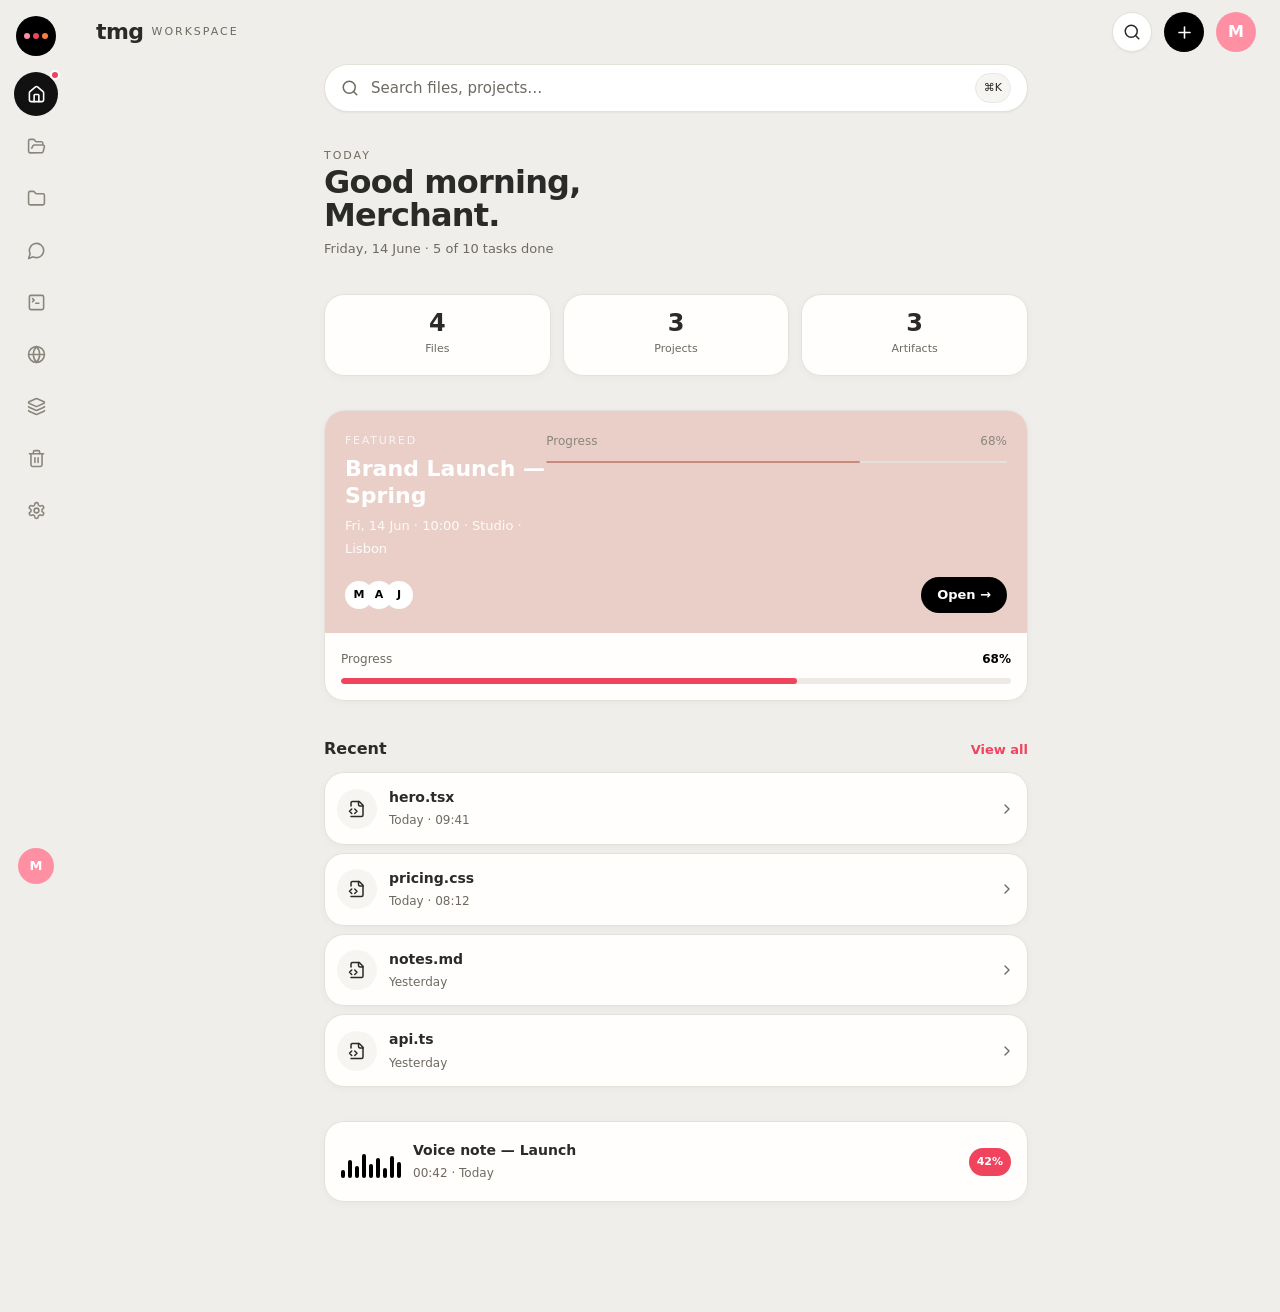
<file: public/assets/aistudio/React_Artifactyo_9d00df6e.html>
<!DOCTYPE html>
<html lang="en">
<head><style>
@font-face {
  font-family: "Optimistic";
  font-style: normal;
  font-weight: 400 600;
  font-display: swap;
  src: url("/fonts/OptimisticAI_VF_Optimized.woff2") format("woff2");
}
@font-face {
  font-family: "Optimistic Mono";
  font-style: normal;
  font-weight: 400;
  font-display: swap;
  src: url("/fonts/OptimisticMono_W_TextRegular.woff2") format("woff2");
}
:where(html) {
  font-family: "Optimistic", system-ui, sans-serif;
}
:where(code, pre, kbd, samp) {
  font-family: "Optimistic Mono", ui-monospace, monospace;
}
</style>
  <meta charset="UTF-8">
  <meta name="viewport" content="width=device-width, initial-scale=1">
  <title>React Artifact</title>
  <script>(function installDevicePermissionRuntime() {
  if (window.parent === window)
    return;
  let parentOrigin;
  try {
    const embeddingOrigin = window.location.ancestorOrigins?.[0] || document.referrer, { hostname, origin, port, protocol } = new URL(embeddingOrigin), supportedHost = hostname === "meta.ai" || hostname === "ecto1.ai" || [".meta.ai", ".ecto1.ai", ".internalfb.com", ".hatch.club"].some((suffix) => hostname.endsWith(suffix));
    if (hostname === "localhost" && (protocol === "http:" || protocol === "https:") || protocol === "https:" && port === "" && supportedHost)
      parentOrigin = origin;
  } catch {
    return;
  }
  if (!parentOrigin)
    return;
  function request(capability) {
    try {
      const policy = document.permissionsPolicy || document.featurePolicy;
      if (navigator.userActivation?.isActive === !0 && policy?.allowsFeature(capability) === !1)
        window.parent.postMessage({ type: "ecto:artifact-device-permission-request", version: 1, capability }, parentOrigin);
    } catch {}
  }
  function hasAudio(constraints) {
    for (let value = constraints;value != null; value = Object.getPrototypeOf(value)) {
      const descriptor = Object.getOwnPropertyDescriptor(value, "audio");
      if (descriptor)
        return Boolean(descriptor.value);
    }
    return !1;
  }
  function wrap(receiver, name, capability, enabled) {
    try {
      if ((document.permissionsPolicy || document.featurePolicy)?.allowsFeature(capability) !== !1)
        return;
      const native = receiver?.[name];
      if (typeof native !== "function")
        return;
      receiver[name] = function() {
        try {
          if (this === receiver && enabled(arguments))
            request(capability);
        } catch {}
        return Reflect.apply(native, this, arguments);
      };
    } catch {}
  }
  wrap(navigator.mediaDevices, "getUserMedia", "microphone", (args) => hasAudio(args[0]));
  const hasPositionCallback = (args) => typeof args[0] === "function";
  wrap(navigator.geolocation, "getCurrentPosition", "geolocation", hasPositionCallback);
  wrap(navigator.geolocation, "watchPosition", "geolocation", hasPositionCallback);
})();</script>
  <style>*, ::before, ::after {
  --tw-border-spacing-x: 0;
  --tw-border-spacing-y: 0;
  --tw-translate-x: 0;
  --tw-translate-y: 0;
  --tw-rotate: 0;
  --tw-skew-x: 0;
  --tw-skew-y: 0;
  --tw-scale-x: 1;
  --tw-scale-y: 1;
  --tw-pan-x:  ;
  --tw-pan-y:  ;
  --tw-pinch-zoom:  ;
  --tw-scroll-snap-strictness: proximity;
  --tw-gradient-from-position:  ;
  --tw-gradient-via-position:  ;
  --tw-gradient-to-position:  ;
  --tw-ordinal:  ;
  --tw-slashed-zero:  ;
  --tw-numeric-figure:  ;
  --tw-numeric-spacing:  ;
  --tw-numeric-fraction:  ;
  --tw-ring-inset:  ;
  --tw-ring-offset-width: 0px;
  --tw-ring-offset-color: #fff;
  --tw-ring-color: rgb(59 130 246 / 0.5);
  --tw-ring-offset-shadow: 0 0 #0000;
  --tw-ring-shadow: 0 0 #0000;
  --tw-shadow: 0 0 #0000;
  --tw-shadow-colored: 0 0 #0000;
  --tw-blur:  ;
  --tw-brightness:  ;
  --tw-contrast:  ;
  --tw-grayscale:  ;
  --tw-hue-rotate:  ;
  --tw-invert:  ;
  --tw-saturate:  ;
  --tw-sepia:  ;
  --tw-drop-shadow:  ;
  --tw-backdrop-blur:  ;
  --tw-backdrop-brightness:  ;
  --tw-backdrop-contrast:  ;
  --tw-backdrop-grayscale:  ;
  --tw-backdrop-hue-rotate:  ;
  --tw-backdrop-invert:  ;
  --tw-backdrop-opacity:  ;
  --tw-backdrop-saturate:  ;
  --tw-backdrop-sepia:  ;
  --tw-contain-size:  ;
  --tw-contain-layout:  ;
  --tw-contain-paint:  ;
  --tw-contain-style:  ;
}

::backdrop {
  --tw-border-spacing-x: 0;
  --tw-border-spacing-y: 0;
  --tw-translate-x: 0;
  --tw-translate-y: 0;
  --tw-rotate: 0;
  --tw-skew-x: 0;
  --tw-skew-y: 0;
  --tw-scale-x: 1;
  --tw-scale-y: 1;
  --tw-pan-x:  ;
  --tw-pan-y:  ;
  --tw-pinch-zoom:  ;
  --tw-scroll-snap-strictness: proximity;
  --tw-gradient-from-position:  ;
  --tw-gradient-via-position:  ;
  --tw-gradient-to-position:  ;
  --tw-ordinal:  ;
  --tw-slashed-zero:  ;
  --tw-numeric-figure:  ;
  --tw-numeric-spacing:  ;
  --tw-numeric-fraction:  ;
  --tw-ring-inset:  ;
  --tw-ring-offset-width: 0px;
  --tw-ring-offset-color: #fff;
  --tw-ring-color: rgb(59 130 246 / 0.5);
  --tw-ring-offset-shadow: 0 0 #0000;
  --tw-ring-shadow: 0 0 #0000;
  --tw-shadow: 0 0 #0000;
  --tw-shadow-colored: 0 0 #0000;
  --tw-blur:  ;
  --tw-brightness:  ;
  --tw-contrast:  ;
  --tw-grayscale:  ;
  --tw-hue-rotate:  ;
  --tw-invert:  ;
  --tw-saturate:  ;
  --tw-sepia:  ;
  --tw-drop-shadow:  ;
  --tw-backdrop-blur:  ;
  --tw-backdrop-brightness:  ;
  --tw-backdrop-contrast:  ;
  --tw-backdrop-grayscale:  ;
  --tw-backdrop-hue-rotate:  ;
  --tw-backdrop-invert:  ;
  --tw-backdrop-opacity:  ;
  --tw-backdrop-saturate:  ;
  --tw-backdrop-sepia:  ;
  --tw-contain-size:  ;
  --tw-contain-layout:  ;
  --tw-contain-paint:  ;
  --tw-contain-style:  ;
}

/*
! tailwindcss v3.4.18 | MIT License | https://tailwindcss.com
*/

/*
1. Prevent padding and border from affecting element width. (https://github.com/mozdevs/cssremedy/issues/4)
2. Allow adding a border to an element by just adding a border-width. (https://github.com/tailwindcss/tailwindcss/pull/116)
*/

*,
::before,
::after {
  box-sizing: border-box;
  /* 1 */
  border-width: 0;
  /* 2 */
  border-style: solid;
  /* 2 */
  border-color: #e5e7eb;
  /* 2 */
}

::before,
::after {
  --tw-content: '';
}

/*
1. Use a consistent sensible line-height in all browsers.
2. Prevent adjustments of font size after orientation changes in iOS.
3. Use a more readable tab size.
4. Use the user's configured `sans` font-family by default.
5. Use the user's configured `sans` font-feature-settings by default.
6. Use the user's configured `sans` font-variation-settings by default.
7. Disable tap highlights on iOS
*/

html,
:host {
  line-height: 1.5;
  /* 1 */
  -webkit-text-size-adjust: 100%;
  /* 2 */
  -moz-tab-size: 4;
  /* 3 */
  -o-tab-size: 4;
     tab-size: 4;
  /* 3 */
  font-family: ui-sans-serif, system-ui, sans-serif, "Apple Color Emoji", "Segoe UI Emoji", "Segoe UI Symbol", "Noto Color Emoji";
  /* 4 */
  font-feature-settings: normal;
  /* 5 */
  font-variation-settings: normal;
  /* 6 */
  -webkit-tap-highlight-color: transparent;
  /* 7 */
}

/*
1. Remove the margin in all browsers.
2. Inherit line-height from `html` so users can set them as a class directly on the `html` element.
*/

body {
  margin: 0;
  /* 1 */
  line-height: inherit;
  /* 2 */
}

/*
1. Add the correct height in Firefox.
2. Correct the inheritance of border color in Firefox. (https://bugzilla.mozilla.org/show_bug.cgi?id=190655)
3. Ensure horizontal rules are visible by default.
*/

hr {
  height: 0;
  /* 1 */
  color: inherit;
  /* 2 */
  border-top-width: 1px;
  /* 3 */
}

/*
Add the correct text decoration in Chrome, Edge, and Safari.
*/

abbr:where([title]) {
  -webkit-text-decoration: underline dotted;
          text-decoration: underline dotted;
}

/*
Remove the default font size and weight for headings.
*/

h1,
h2,
h3,
h4,
h5,
h6 {
  font-size: inherit;
  font-weight: inherit;
}

/*
Reset links to optimize for opt-in styling instead of opt-out.
*/

a {
  color: inherit;
  text-decoration: inherit;
}

/*
Add the correct font weight in Edge and Safari.
*/

b,
strong {
  font-weight: bolder;
}

/*
1. Use the user's configured `mono` font-family by default.
2. Use the user's configured `mono` font-feature-settings by default.
3. Use the user's configured `mono` font-variation-settings by default.
4. Correct the odd `em` font sizing in all browsers.
*/

code,
kbd,
samp,
pre {
  font-family: ui-monospace, SFMono-Regular, Menlo, Monaco, Consolas, "Liberation Mono", "Courier New", monospace;
  /* 1 */
  font-feature-settings: normal;
  /* 2 */
  font-variation-settings: normal;
  /* 3 */
  font-size: 1em;
  /* 4 */
}

/*
Add the correct font size in all browsers.
*/

small {
  font-size: 80%;
}

/*
Prevent `sub` and `sup` elements from affecting the line height in all browsers.
*/

sub,
sup {
  font-size: 75%;
  line-height: 0;
  position: relative;
  vertical-align: baseline;
}

sub {
  bottom: -0.25em;
}

sup {
  top: -0.5em;
}

/*
1. Remove text indentation from table contents in Chrome and Safari. (https://bugs.chromium.org/p/chromium/issues/detail?id=999088, https://bugs.webkit.org/show_bug.cgi?id=201297)
2. Correct table border color inheritance in all Chrome and Safari. (https://bugs.chromium.org/p/chromium/issues/detail?id=935729, https://bugs.webkit.org/show_bug.cgi?id=195016)
3. Remove gaps between table borders by default.
*/

table {
  text-indent: 0;
  /* 1 */
  border-color: inherit;
  /* 2 */
  border-collapse: collapse;
  /* 3 */
}

/*
1. Change the font styles in all browsers.
2. Remove the margin in Firefox and Safari.
3. Remove default padding in all browsers.
*/

button,
input,
optgroup,
select,
textarea {
  font-family: inherit;
  /* 1 */
  font-feature-settings: inherit;
  /* 1 */
  font-variation-settings: inherit;
  /* 1 */
  font-size: 100%;
  /* 1 */
  font-weight: inherit;
  /* 1 */
  line-height: inherit;
  /* 1 */
  letter-spacing: inherit;
  /* 1 */
  color: inherit;
  /* 1 */
  margin: 0;
  /* 2 */
  padding: 0;
  /* 3 */
}

/*
Remove the inheritance of text transform in Edge and Firefox.
*/

button,
select {
  text-transform: none;
}

/*
1. Correct the inability to style clickable types in iOS and Safari.
2. Remove default button styles.
*/

button,
input:where([type='button']),
input:where([type='reset']),
input:where([type='submit']) {
  -webkit-appearance: button;
  /* 1 */
  background-color: transparent;
  /* 2 */
  background-image: none;
  /* 2 */
}

/*
Use the modern Firefox focus style for all focusable elements.
*/

:-moz-focusring {
  outline: auto;
}

/*
Remove the additional `:invalid` styles in Firefox. (https://github.com/mozilla/gecko-dev/blob/2f9eacd9d3d995c937b4251a5557d95d494c9be1/layout/style/res/forms.css#L728-L737)
*/

:-moz-ui-invalid {
  box-shadow: none;
}

/*
Add the correct vertical alignment in Chrome and Firefox.
*/

progress {
  vertical-align: baseline;
}

/*
Correct the cursor style of increment and decrement buttons in Safari.
*/

::-webkit-inner-spin-button,
::-webkit-outer-spin-button {
  height: auto;
}

/*
1. Correct the odd appearance in Chrome and Safari.
2. Correct the outline style in Safari.
*/

[type='search'] {
  -webkit-appearance: textfield;
  /* 1 */
  outline-offset: -2px;
  /* 2 */
}

/*
Remove the inner padding in Chrome and Safari on macOS.
*/

::-webkit-search-decoration {
  -webkit-appearance: none;
}

/*
1. Correct the inability to style clickable types in iOS and Safari.
2. Change font properties to `inherit` in Safari.
*/

::-webkit-file-upload-button {
  -webkit-appearance: button;
  /* 1 */
  font: inherit;
  /* 2 */
}

/*
Add the correct display in Chrome and Safari.
*/

summary {
  display: list-item;
}

/*
Removes the default spacing and border for appropriate elements.
*/

blockquote,
dl,
dd,
h1,
h2,
h3,
h4,
h5,
h6,
hr,
figure,
p,
pre {
  margin: 0;
}

fieldset {
  margin: 0;
  padding: 0;
}

legend {
  padding: 0;
}

ol,
ul,
menu {
  list-style: none;
  margin: 0;
  padding: 0;
}

/*
Reset default styling for dialogs.
*/

dialog {
  padding: 0;
}

/*
Prevent resizing textareas horizontally by default.
*/

textarea {
  resize: vertical;
}

/*
1. Reset the default placeholder opacity in Firefox. (https://github.com/tailwindlabs/tailwindcss/issues/3300)
2. Set the default placeholder color to the user's configured gray 400 color.
*/

input::-moz-placeholder, textarea::-moz-placeholder {
  opacity: 1;
  /* 1 */
  color: #9ca3af;
  /* 2 */
}

input::placeholder,
textarea::placeholder {
  opacity: 1;
  /* 1 */
  color: #9ca3af;
  /* 2 */
}

/*
Set the default cursor for buttons.
*/

button,
[role="button"] {
  cursor: pointer;
}

/*
Make sure disabled buttons don't get the pointer cursor.
*/

:disabled {
  cursor: default;
}

/*
1. Make replaced elements `display: block` by default. (https://github.com/mozdevs/cssremedy/issues/14)
2. Add `vertical-align: middle` to align replaced elements more sensibly by default. (https://github.com/jensimmons/cssremedy/issues/14#issuecomment-634934210)
   This can trigger a poorly considered lint error in some tools but is included by design.
*/

img,
svg,
video,
canvas,
audio,
iframe,
embed,
object {
  display: block;
  /* 1 */
  vertical-align: middle;
  /* 2 */
}

/*
Constrain images and videos to the parent width and preserve their intrinsic aspect ratio. (https://github.com/mozdevs/cssremedy/issues/14)
*/

img,
video {
  max-width: 100%;
  height: auto;
}

/* Make elements with the HTML hidden attribute stay hidden by default */

[hidden]:where(:not([hidden="until-found"])) {
  display: none;
}

.fixed {
  position: fixed;
}

.absolute {
  position: absolute;
}

.relative {
  position: relative;
}

.sticky {
  position: sticky;
}

.inset-0 {
  inset: 0px;
}

.-bottom-0\.5 {
  bottom: -0.125rem;
}

.-right-0\.5 {
  right: -0.125rem;
}

.-right-\[2px\] {
  right: -2px;
}

.-top-\[2px\] {
  top: -2px;
}

.bottom-4 {
  bottom: 1rem;
}

.bottom-\[96px\] {
  bottom: 96px;
}

.left-1\/2 {
  left: 50%;
}

.z-30 {
  z-index: 30;
}

.z-40 {
  z-index: 40;
}

.z-50 {
  z-index: 50;
}

.z-\[60\] {
  z-index: 60;
}

.mx-auto {
  margin-left: auto;
  margin-right: auto;
}

.-mt-6 {
  margin-top: -1.5rem;
}

.mb-2 {
  margin-bottom: 0.5rem;
}

.mb-3 {
  margin-bottom: 0.75rem;
}

.mb-4 {
  margin-bottom: 1rem;
}

.ml-1 {
  margin-left: 0.25rem;
}

.ml-auto {
  margin-left: auto;
}

.mt-1 {
  margin-top: 0.25rem;
}

.mt-2 {
  margin-top: 0.5rem;
}

.mt-3 {
  margin-top: 0.75rem;
}

.mt-4 {
  margin-top: 1rem;
}

.mt-5 {
  margin-top: 1.25rem;
}

.mt-auto {
  margin-top: auto;
}

.block {
  display: block;
}

.flex {
  display: flex;
}

.grid {
  display: grid;
}

.hidden {
  display: none;
}

.h-1 {
  height: 0.25rem;
}

.h-1\.5 {
  height: 0.375rem;
}

.h-10 {
  height: 2.5rem;
}

.h-2 {
  height: 0.5rem;
}

.h-2\.5 {
  height: 0.625rem;
}

.h-3 {
  height: 0.75rem;
}

.h-5 {
  height: 1.25rem;
}

.h-6 {
  height: 1.5rem;
}

.h-7 {
  height: 1.75rem;
}

.h-8 {
  height: 2rem;
}

.h-9 {
  height: 2.25rem;
}

.h-\[10px\] {
  height: 10px;
}

.h-\[110px\] {
  height: 110px;
}

.h-\[130px\] {
  height: 130px;
}

.h-\[20px\] {
  height: 20px;
}

.h-\[26px\] {
  height: 26px;
}

.h-\[2px\] {
  height: 2px;
}

.h-\[32px\] {
  height: 32px;
}

.h-\[36px\] {
  height: 36px;
}

.h-\[40px\] {
  height: 40px;
}

.h-\[420px\] {
  height: 420px;
}

.h-\[44px\] {
  height: 44px;
}

.h-\[48px\] {
  height: 48px;
}

.h-\[56px\] {
  height: 56px;
}

.h-\[5px\] {
  height: 5px;
}

.h-\[64px\] {
  height: 64px;
}

.h-\[6px\] {
  height: 6px;
}

.h-full {
  height: 100%;
}

.max-h-\[520px\] {
  max-height: 520px;
}

.max-h-\[55vh\] {
  max-height: 55vh;
}

.min-h-\[320px\] {
  min-height: 320px;
}

.min-h-\[420px\] {
  min-height: 420px;
}

.min-h-screen {
  min-height: 100vh;
}

.w-1\.5 {
  width: 0.375rem;
}

.w-10 {
  width: 2.5rem;
}

.w-2 {
  width: 0.5rem;
}

.w-2\.5 {
  width: 0.625rem;
}

.w-3 {
  width: 0.75rem;
}

.w-5 {
  width: 1.25rem;
}

.w-6 {
  width: 1.5rem;
}

.w-7 {
  width: 1.75rem;
}

.w-8 {
  width: 2rem;
}

.w-9 {
  width: 2.25rem;
}

.w-\[10px\] {
  width: 10px;
}

.w-\[20px\] {
  width: 20px;
}

.w-\[3px\] {
  width: 3px;
}

.w-\[44px\] {
  width: 44px;
}

.w-\[4px\] {
  width: 4px;
}

.w-\[56px\] {
  width: 56px;
}

.w-\[5px\] {
  width: 5px;
}

.w-\[64px\] {
  width: 64px;
}

.w-\[6px\] {
  width: 6px;
}

.w-full {
  width: 100%;
}

.min-w-0 {
  min-width: 0px;
}

.min-w-\[210px\] {
  min-width: 210px;
}

.max-w-\[110px\] {
  max-width: 110px;
}

.max-w-\[560px\] {
  max-width: 560px;
}

.max-w-\[76\%\] {
  max-width: 76%;
}

.max-w-\[calc\(100vw-32px\)\] {
  max-width: calc(100vw - 32px);
}

.flex-1 {
  flex: 1 1 0%;
}

.shrink-0 {
  flex-shrink: 0;
}

.-translate-x-1\/2 {
  --tw-translate-x: -50%;
  transform: translate(var(--tw-translate-x), var(--tw-translate-y)) rotate(var(--tw-rotate)) skewX(var(--tw-skew-x)) skewY(var(--tw-skew-y)) scaleX(var(--tw-scale-x)) scaleY(var(--tw-scale-y));
}

.cursor-pointer {
  cursor: pointer;
}

.select-none {
  -webkit-user-select: none;
     -moz-user-select: none;
          user-select: none;
}

.resize-none {
  resize: none;
}

.grid-cols-2 {
  grid-template-columns: repeat(2, minmax(0, 1fr));
}

.grid-cols-3 {
  grid-template-columns: repeat(3, minmax(0, 1fr));
}

.flex-col {
  flex-direction: column;
}

.flex-wrap {
  flex-wrap: wrap;
}

.items-start {
  align-items: flex-start;
}

.items-end {
  align-items: flex-end;
}

.items-center {
  align-items: center;
}

.justify-end {
  justify-content: flex-end;
}

.justify-center {
  justify-content: center;
}

.justify-between {
  justify-content: space-between;
}

.gap-0 {
  gap: 0px;
}

.gap-1 {
  gap: 0.25rem;
}

.gap-1\.5 {
  gap: 0.375rem;
}

.gap-2 {
  gap: 0.5rem;
}

.gap-3 {
  gap: 0.75rem;
}

.gap-4 {
  gap: 1rem;
}

.gap-\[2px\] {
  gap: 2px;
}

.gap-\[3px\] {
  gap: 3px;
}

.-space-x-2 > :not([hidden]) ~ :not([hidden]) {
  --tw-space-x-reverse: 0;
  margin-right: calc(-0.5rem * var(--tw-space-x-reverse));
  margin-left: calc(-0.5rem * calc(1 - var(--tw-space-x-reverse)));
}

.self-start {
  align-self: flex-start;
}

.self-end {
  align-self: flex-end;
}

.self-center {
  align-self: center;
}

.overflow-auto {
  overflow: auto;
}

.overflow-hidden {
  overflow: hidden;
}

.overflow-x-auto {
  overflow-x: auto;
}

.truncate {
  overflow: hidden;
  text-overflow: ellipsis;
  white-space: nowrap;
}

.whitespace-pre-wrap {
  white-space: pre-wrap;
}

.rounded-\[14px\] {
  border-radius: 14px;
}

.rounded-\[16px\] {
  border-radius: 16px;
}

.rounded-\[19px\] {
  border-radius: 19px;
}

.rounded-\[20px\] {
  border-radius: 20px;
}

.rounded-full {
  border-radius: 9999px;
}

.rounded-lg {
  border-radius: 0.5rem;
}

.rounded-xl {
  border-radius: 0.75rem;
}

.rounded-t-\[24px\] {
  border-top-left-radius: 24px;
  border-top-right-radius: 24px;
}

.rounded-bl-\[6px\] {
  border-bottom-left-radius: 6px;
}

.rounded-br-\[6px\] {
  border-bottom-right-radius: 6px;
}

.border {
  border-width: 1px;
}

.border-2 {
  border-width: 2px;
}

.border-4 {
  border-width: 4px;
}

.border-b {
  border-bottom-width: 1px;
}

.border-t {
  border-top-width: 1px;
}

.border-\[\#EFEDE8\] {
  --tw-border-opacity: 1;
  border-color: rgb(239 237 232 / var(--tw-border-opacity, 1));
}

.border-\[\#F0445E\] {
  --tw-border-opacity: 1;
  border-color: rgb(240 68 94 / var(--tw-border-opacity, 1));
}

.border-black {
  --tw-border-opacity: 1;
  border-color: rgb(0 0 0 / var(--tw-border-opacity, 1));
}

.border-white {
  --tw-border-opacity: 1;
  border-color: rgb(255 255 255 / var(--tw-border-opacity, 1));
}

.border-white\/15 {
  border-color: rgb(255 255 255 / 0.15);
}

.bg-\[\#111\] {
  --tw-bg-opacity: 1;
  background-color: rgb(17 17 17 / var(--tw-bg-opacity, 1));
}

.bg-\[\#28C840\] {
  --tw-bg-opacity: 1;
  background-color: rgb(40 200 64 / var(--tw-bg-opacity, 1));
}

.bg-\[\#C88A7D\] {
  --tw-bg-opacity: 1;
  background-color: rgb(200 138 125 / var(--tw-bg-opacity, 1));
}

.bg-\[\#DDD9D1\] {
  --tw-bg-opacity: 1;
  background-color: rgb(221 217 209 / var(--tw-bg-opacity, 1));
}

.bg-\[\#E4E1DB\] {
  --tw-bg-opacity: 1;
  background-color: rgb(228 225 219 / var(--tw-bg-opacity, 1));
}

.bg-\[\#EDEAE3\] {
  --tw-bg-opacity: 1;
  background-color: rgb(237 234 227 / var(--tw-bg-opacity, 1));
}

.bg-\[\#F0445E\] {
  --tw-bg-opacity: 1;
  background-color: rgb(240 68 94 / var(--tw-bg-opacity, 1));
}

.bg-\[\#F1EEE9\] {
  --tw-bg-opacity: 1;
  background-color: rgb(241 238 233 / var(--tw-bg-opacity, 1));
}

.bg-\[\#F7F5F1\] {
  --tw-bg-opacity: 1;
  background-color: rgb(247 245 241 / var(--tw-bg-opacity, 1));
}

.bg-\[\#FEBC2E\] {
  --tw-bg-opacity: 1;
  background-color: rgb(254 188 46 / var(--tw-bg-opacity, 1));
}

.bg-\[\#FF5F57\] {
  --tw-bg-opacity: 1;
  background-color: rgb(255 95 87 / var(--tw-bg-opacity, 1));
}

.bg-\[\#FF7A3D\] {
  --tw-bg-opacity: 1;
  background-color: rgb(255 122 61 / var(--tw-bg-opacity, 1));
}

.bg-\[\#FF8FA3\] {
  --tw-bg-opacity: 1;
  background-color: rgb(255 143 163 / var(--tw-bg-opacity, 1));
}

.bg-\[\#FFF1F3\] {
  --tw-bg-opacity: 1;
  background-color: rgb(255 241 243 / var(--tw-bg-opacity, 1));
}

.bg-black {
  --tw-bg-opacity: 1;
  background-color: rgb(0 0 0 / var(--tw-bg-opacity, 1));
}

.bg-black\/40 {
  background-color: rgb(0 0 0 / 0.4);
}

.bg-green-500 {
  --tw-bg-opacity: 1;
  background-color: rgb(34 197 94 / var(--tw-bg-opacity, 1));
}

.bg-red-500 {
  --tw-bg-opacity: 1;
  background-color: rgb(239 68 68 / var(--tw-bg-opacity, 1));
}

.bg-transparent {
  background-color: transparent;
}

.bg-white {
  --tw-bg-opacity: 1;
  background-color: rgb(255 255 255 / var(--tw-bg-opacity, 1));
}

.fill-\[\#F0445E\] {
  fill: #F0445E;
}

.p-10 {
  padding: 2.5rem;
}

.p-3 {
  padding: 0.75rem;
}

.p-4 {
  padding: 1rem;
}

.p-5 {
  padding: 1.25rem;
}

.p-6 {
  padding: 1.5rem;
}

.p-\[3px\] {
  padding: 3px;
}

.px-1 {
  padding-left: 0.25rem;
  padding-right: 0.25rem;
}

.px-1\.5 {
  padding-left: 0.375rem;
  padding-right: 0.375rem;
}

.px-2 {
  padding-left: 0.5rem;
  padding-right: 0.5rem;
}

.px-3 {
  padding-left: 0.75rem;
  padding-right: 0.75rem;
}

.px-4 {
  padding-left: 1rem;
  padding-right: 1rem;
}

.px-5 {
  padding-left: 1.25rem;
  padding-right: 1.25rem;
}

.py-0\.5 {
  padding-top: 0.125rem;
  padding-bottom: 0.125rem;
}

.py-1 {
  padding-top: 0.25rem;
  padding-bottom: 0.25rem;
}

.py-1\.5 {
  padding-top: 0.375rem;
  padding-bottom: 0.375rem;
}

.py-2 {
  padding-top: 0.5rem;
  padding-bottom: 0.5rem;
}

.py-2\.5 {
  padding-top: 0.625rem;
  padding-bottom: 0.625rem;
}

.py-3 {
  padding-top: 0.75rem;
  padding-bottom: 0.75rem;
}

.py-3\.5 {
  padding-top: 0.875rem;
  padding-bottom: 0.875rem;
}

.py-4 {
  padding-top: 1rem;
  padding-bottom: 1rem;
}

.pb-1 {
  padding-bottom: 0.25rem;
}

.pb-3 {
  padding-bottom: 0.75rem;
}

.pb-4 {
  padding-bottom: 1rem;
}

.pb-8 {
  padding-bottom: 2rem;
}

.pl-3 {
  padding-left: 0.75rem;
}

.pl-4 {
  padding-left: 1rem;
}

.pr-2 {
  padding-right: 0.5rem;
}

.pt-3 {
  padding-top: 0.75rem;
}

.pt-\[12vh\] {
  padding-top: 12vh;
}

.text-left {
  text-align: left;
}

.text-center {
  text-align: center;
}

.text-right {
  text-align: right;
}

.text-\[10px\] {
  font-size: 10px;
}

.text-\[11px\] {
  font-size: 11px;
}

.text-\[12\.5px\] {
  font-size: 12.5px;
}

.text-\[12px\] {
  font-size: 12px;
}

.text-\[13px\] {
  font-size: 13px;
}

.text-\[14\.5px\] {
  font-size: 14.5px;
}

.text-\[14px\] {
  font-size: 14px;
}

.text-\[15px\] {
  font-size: 15px;
}

.text-\[16px\] {
  font-size: 16px;
}

.text-\[20px\] {
  font-size: 20px;
}

.text-\[22px\] {
  font-size: 22px;
}

.text-\[24px\] {
  font-size: 24px;
}

.text-\[26px\] {
  font-size: 26px;
}

.text-\[28px\] {
  font-size: 28px;
}

.text-\[32px\] {
  font-size: 32px;
}

.text-\[9px\] {
  font-size: 9px;
}

.font-black {
  font-weight: 900;
}

.font-bold {
  font-weight: 700;
}

.font-medium {
  font-weight: 500;
}

.font-semibold {
  font-weight: 600;
}

.uppercase {
  text-transform: uppercase;
}

.leading-\[1\.05\] {
  line-height: 1.05;
}

.leading-\[1\.65\] {
  line-height: 1.65;
}

.leading-\[1\.6\] {
  line-height: 1.6;
}

.leading-\[1\.7\] {
  line-height: 1.7;
}

.leading-none {
  line-height: 1;
}

.leading-tight {
  line-height: 1.25;
}

.tracking-\[0\.14em\] {
  letter-spacing: 0.14em;
}

.tracking-\[0\.16em\] {
  letter-spacing: 0.16em;
}

.tracking-\[0\.18em\] {
  letter-spacing: 0.18em;
}

.tracking-tight {
  letter-spacing: -0.025em;
}

.text-\[\#141414\] {
  --tw-text-opacity: 1;
  color: rgb(20 20 20 / var(--tw-text-opacity, 1));
}

.text-\[\#6E6A61\] {
  --tw-text-opacity: 1;
  color: rgb(110 106 97 / var(--tw-text-opacity, 1));
}

.text-\[\#B8B2A8\] {
  --tw-text-opacity: 1;
  color: rgb(184 178 168 / var(--tw-text-opacity, 1));
}

.text-\[\#F0445E\] {
  --tw-text-opacity: 1;
  color: rgb(240 68 94 / var(--tw-text-opacity, 1));
}

.text-\[\#FF8FA3\] {
  --tw-text-opacity: 1;
  color: rgb(255 143 163 / var(--tw-text-opacity, 1));
}

.text-\[var\(--muted\)\] {
  color: var(--muted);
}

.text-black {
  --tw-text-opacity: 1;
  color: rgb(0 0 0 / var(--tw-text-opacity, 1));
}

.text-green-600 {
  --tw-text-opacity: 1;
  color: rgb(22 163 74 / var(--tw-text-opacity, 1));
}

.text-white {
  --tw-text-opacity: 1;
  color: rgb(255 255 255 / var(--tw-text-opacity, 1));
}

.line-through {
  text-decoration-line: line-through;
}

.accent-\[\#F0445E\] {
  accent-color: #F0445E;
}

.opacity-0 {
  opacity: 0;
}

.opacity-80 {
  opacity: 0.8;
}

.opacity-90 {
  opacity: 0.9;
}

.shadow {
  --tw-shadow: 0 1px 3px 0 rgb(0 0 0 / 0.1), 0 1px 2px -1px rgb(0 0 0 / 0.1);
  --tw-shadow-colored: 0 1px 3px 0 var(--tw-shadow-color), 0 1px 2px -1px var(--tw-shadow-color);
  box-shadow: var(--tw-ring-offset-shadow, 0 0 #0000), var(--tw-ring-shadow, 0 0 #0000), var(--tw-shadow);
}

.shadow-2xl {
  --tw-shadow: 0 25px 50px -12px rgb(0 0 0 / 0.25);
  --tw-shadow-colored: 0 25px 50px -12px var(--tw-shadow-color);
  box-shadow: var(--tw-ring-offset-shadow, 0 0 #0000), var(--tw-ring-shadow, 0 0 #0000), var(--tw-shadow);
}

.shadow-lg {
  --tw-shadow: 0 10px 15px -3px rgb(0 0 0 / 0.1), 0 4px 6px -4px rgb(0 0 0 / 0.1);
  --tw-shadow-colored: 0 10px 15px -3px var(--tw-shadow-color), 0 4px 6px -4px var(--tw-shadow-color);
  box-shadow: var(--tw-ring-offset-shadow, 0 0 #0000), var(--tw-ring-shadow, 0 0 #0000), var(--tw-shadow);
}

.shadow-sm {
  --tw-shadow: 0 1px 2px 0 rgb(0 0 0 / 0.05);
  --tw-shadow-colored: 0 1px 2px 0 var(--tw-shadow-color);
  box-shadow: var(--tw-ring-offset-shadow, 0 0 #0000), var(--tw-ring-shadow, 0 0 #0000), var(--tw-shadow);
}

.shadow-xl {
  --tw-shadow: 0 20px 25px -5px rgb(0 0 0 / 0.1), 0 8px 10px -6px rgb(0 0 0 / 0.1);
  --tw-shadow-colored: 0 20px 25px -5px var(--tw-shadow-color), 0 8px 10px -6px var(--tw-shadow-color);
  box-shadow: var(--tw-ring-offset-shadow, 0 0 #0000), var(--tw-ring-shadow, 0 0 #0000), var(--tw-shadow);
}

.outline-none {
  outline: 2px solid transparent;
  outline-offset: 2px;
}

.filter {
  filter: var(--tw-blur) var(--tw-brightness) var(--tw-contrast) var(--tw-grayscale) var(--tw-hue-rotate) var(--tw-invert) var(--tw-saturate) var(--tw-sepia) var(--tw-drop-shadow);
}

.transition {
  transition-property: color, background-color, border-color, text-decoration-color, fill, stroke, opacity, box-shadow, transform, filter, backdrop-filter;
  transition-timing-function: cubic-bezier(0.4, 0, 0.2, 1);
  transition-duration: 150ms;
}

.ease-in-out {
  transition-timing-function: cubic-bezier(0.4, 0, 0.2, 1);
}

.\[overflow-wrap\:anywhere\] {
  overflow-wrap: anywhere;
}

:root{
  --bg:#F0EEEA;
  --card:#FFFEFC;
  --border:#E4E1DB;
  --text:#2A2A28;
  --muted:#8A867E;
  --faint:#B8B4AA;
  --clay:#C88A7D;
  --clay-soft:#C9A79E;
  --clay-tint:#EFE0DB;
  --clay-tint-2:#EACFC8;
  --beige:#E8E0D8;
  --sage:#DDE3DA;
  --taupe:#E5DDD3;
  --charcoal:#2A2A28;
  --surface2:#F0EEEA;
  --shadow:0 2px 8px rgba(0,0,0,0.03);
}

[data-theme="dark"]{
  --bg:#242220;
  --card:#2B2927;
  --border:#3B3835;
  --text:#E9E6E1;
  --muted:#A8A39B;
  --faint:#8A867E;
  --clay:#C88A7D;
  --clay-soft:#C9A79E;
  --clay-tint:#463A36;
  --clay-tint-2:#4A3E39;
  --beige:#37342F;
  --sage:#333A33;
  --taupe:#37342F;
  --charcoal:#E9E6E1;
  --surface2:#2E2B28;
  --shadow:0 2px 8px rgba(0,0,0,0.18);
}

*{
  box-sizing:border-box
}

html,body{
  margin:0;
  padding:0;
  background:var(--bg);
  color:var(--text);
  font-family:Inter,system-ui,-apple-system,Segoe UI,Roboto,Helvetica,Arial,sans-serif;
  line-height:1.8
}

button{
  font-family:inherit
}

input,textarea{
  font-family:inherit
}

.mono{
  font-family:ui-monospace,SFMono-Regular,Menlo,Monaco,Consolas,monospace
}

.card{
  background:var(--card);
  border:1px solid var(--border);
  border-radius:20px;
  box-shadow:var(--shadow)
}

.pill{
  border-radius:999px
}

.no-scrollbar::-webkit-scrollbar{
  display:none
}

.no-scrollbar{
  scrollbar-width:none
}

@keyframes pulseDot{
  0%,100%{
    transform:scale(1);
    opacity:.75
  }

  50%{
    transform:scale(1.15);
    opacity:.45
  }
}

@keyframes wave{
  0%,100%{
    transform:scaleY(.45)
  }

  50%{
    transform:scaleY(.85)
  }
}

@keyframes fadeUp{
  from{
    opacity:0;
    transform:translateY(4px)
  }

  to{
    opacity:1;
    transform:translateY(0)
  }
}

.fade-up{
  animation:fadeUp .25s ease both
}

@keyframes blink{
  0%,100%{
    opacity:1
  }

  50%{
    opacity:0
  }
}

.caret{
  animation:blink 1s infinite
}

@keyframes typing{
  0%,60%,100%{
    transform:translateY(0);
    opacity:.35
  }

  30%{
    transform:translateY(-2px);
    opacity:.8
  }
}

.typing-dot{
  animation:typing 1.6s infinite
}

.typing-dot:nth-child(2){
  animation-delay:.15s
}

.typing-dot:nth-child(3){
  animation-delay:.3s
}

.placeholder\:text-white\/40::-moz-placeholder {
  color: rgb(255 255 255 / 0.4);
}

.placeholder\:text-white\/40::placeholder {
  color: rgb(255 255 255 / 0.4);
}

.last\:border-0:last-child {
  border-width: 0px;
}

.focus-within\:opacity-100:focus-within {
  opacity: 1;
}

.hover\:bg-\[\#F7F5F1\]:hover {
  --tw-bg-opacity: 1;
  background-color: rgb(247 245 241 / var(--tw-bg-opacity, 1));
}

.group:hover .group-hover\:opacity-100 {
  opacity: 1;
}

@media (min-width: 640px) {
  .sm\:flex-row {
    flex-direction: row;
  }

  .sm\:p-4 {
    padding: 1rem;
  }

  .sm\:p-5 {
    padding: 1.25rem;
  }

  .sm\:p-6 {
    padding: 1.5rem;
  }

  .sm\:px-6 {
    padding-left: 1.5rem;
    padding-right: 1.5rem;
  }
}

@media (min-width: 768px) {
  .md\:bottom-6 {
    bottom: 1.5rem;
  }

  .md\:flex {
    display: flex;
  }

  .md\:hidden {
    display: none;
  }
}
</style>
</head>
<body>
  <div id="root"></div>
  
  <script type="module">var fm=Object.create;var{getPrototypeOf:pm,defineProperty:Ro,getOwnPropertyNames:mm}=Object;var hm=Object.prototype.hasOwnProperty;var lt=(e,t,n)=>{n=e!=null?fm(pm(e)):{};let r=t||!e||!e.__esModule?Ro(n,"default",{value:e,enumerable:!0}):n;for(let l of mm(e))if(!hm.call(r,l))Ro(r,l,{get:()=>e[l],enumerable:!0});return r};var Vl=(e,t)=>()=>(t||e((t={exports:{}}).exports,t),t.exports);var vm=(e,t)=>{for(var n in t)Ro(e,n,{get:t[n],enumerable:!0,configurable:!0,set:(r)=>t[n]=()=>r})};var gm=(e,t)=>()=>(e&&(t=e(e=0)),t);var qt=Vl((Dm)=>{var yr=Symbol.for("react.element"),ym=Symbol.for("react.portal"),wm=Symbol.for("react.fragment"),xm=Symbol.for("react.strict_mode"),km=Symbol.for("react.profiler"),Nm=Symbol.for("react.provider"),Sm=Symbol.for("react.context"),Em=Symbol.for("react.forward_ref"),Cm=Symbol.for("react.suspense"),Fm=Symbol.for("react.memo"),bm=Symbol.for("react.lazy"),Ls=Symbol.iterator;function zm(e){if(e===null||typeof e!=="object")return null;return e=Ls&&e[Ls]||e["@@iterator"],typeof e==="function"?e:null}var Hs={isMounted:function(){return!1},enqueueForceUpdate:function(){},enqueueReplaceState:function(){},enqueueSetState:function(){}},Us=Object.assign,Ws={};function En(e,t,n){this.props=e,this.context=t,this.refs=Ws,this.updater=n||Hs}En.prototype.isReactComponent={};En.prototype.setState=function(e,t){if(typeof e!=="object"&&typeof e!=="function"&&e!=null)throw Error("setState(...): takes an object of state variables to update or a function which returns an object of state variables.");this.updater.enqueueSetState(this,e,t,"setState")};En.prototype.forceUpdate=function(e){this.updater.enqueueForceUpdate(this,e,"forceUpdate")};function Qs(){}Qs.prototype=En.prototype;function Oo(e,t,n){this.props=e,this.context=t,this.refs=Ws,this.updater=n||Hs}var $o=Oo.prototype=new Qs;$o.constructor=Oo;Us($o,En.prototype);$o.isPureReactComponent=!0;var Bs=Array.isArray,Ks=Object.prototype.hasOwnProperty,Io={current:null},Ys={key:!0,ref:!0,__self:!0,__source:!0};function Xs(e,t,n){var r,l={},i=null,o=null;if(t!=null)for(r in t.ref!==void 0&&(o=t.ref),t.key!==void 0&&(i=""+t.key),t)Ks.call(t,r)&&!Ys.hasOwnProperty(r)&&(l[r]=t[r]);var s=arguments.length-2;if(s===1)l.children=n;else if(1<s){for(var c=Array(s),p=0;p<s;p++)c[p]=arguments[p+2];l.children=c}if(e&&e.defaultProps)for(r in s=e.defaultProps,s)l[r]===void 0&&(l[r]=s[r]);return{$$typeof:yr,type:e,key:i,ref:o,props:l,_owner:Io.current}}function Pm(e,t){return{$$typeof:yr,type:e.type,key:t,ref:e.ref,props:e.props,_owner:e._owner}}function Lo(e){return typeof e==="object"&&e!==null&&e.$$typeof===yr}function _m(e){var t={"=":"=0",":":"=2"};return"$"+e.replace(/[=:]/g,function(n){return t[n]})}var Vs=/\/+/g;function Mo(e,t){return typeof e==="object"&&e!==null&&e.key!=null?_m(""+e.key):t.toString(36)}function Ul(e,t,n,r,l){var i=typeof e;if(i==="undefined"||i==="boolean")e=null;var o=!1;if(e===null)o=!0;else switch(i){case"string":case"number":o=!0;break;case"object":switch(e.$$typeof){case yr:case ym:o=!0}}if(o)return o=e,l=l(o),e=r===""?"."+Mo(o,0):r,Bs(l)?(n="",e!=null&&(n=e.replace(Vs,"$&/")+"/"),Ul(l,t,n,"",function(p){return p})):l!=null&&(Lo(l)&&(l=Pm(l,n+(!l.key||o&&o.key===l.key?"":(""+l.key).replace(Vs,"$&/")+"/")+e)),t.push(l)),1;if(o=0,r=r===""?".":r+":",Bs(e))for(var s=0;s<e.length;s++){i=e[s];var c=r+Mo(i,s);o+=Ul(i,t,n,c,l)}else if(c=zm(e),typeof c==="function")for(e=c.call(e),s=0;!(i=e.next()).done;)i=i.value,c=r+Mo(i,s++),o+=Ul(i,t,n,c,l);else if(i==="object")throw t=String(e),Error("Objects are not valid as a React child (found: "+(t==="[object Object]"?"object with keys {"+Object.keys(e).join(", ")+"}":t)+"). If you meant to render a collection of children, use an array instead.");return o}function Hl(e,t,n){if(e==null)return e;var r=[],l=0;return Ul(e,r,"","",function(i){return t.call(n,i,l++)}),r}function Tm(e){if(e._status===-1){var t=e._result;t=t(),t.then(function(n){if(e._status===0||e._status===-1)e._status=1,e._result=n},function(n){if(e._status===0||e._status===-1)e._status=2,e._result=n}),e._status===-1&&(e._status=0,e._result=t)}if(e._status===1)return e._result.default;throw e._result}var me={current:null},Wl={transition:null},Am={ReactCurrentDispatcher:me,ReactCurrentBatchConfig:Wl,ReactCurrentOwner:Io};function Gs(){throw Error("act(...) is not supported in production builds of React.")}Dm.Children={map:Hl,forEach:function(e,t,n){Hl(e,function(){t.apply(this,arguments)},n)},count:function(e){var t=0;return Hl(e,function(){t++}),t},toArray:function(e){return Hl(e,function(t){return t})||[]},only:function(e){if(!Lo(e))throw Error("React.Children.only expected to receive a single React element child.");return e}};Dm.Component=En;Dm.Fragment=wm;Dm.Profiler=km;Dm.PureComponent=Oo;Dm.StrictMode=xm;Dm.Suspense=Cm;Dm.__SECRET_INTERNALS_DO_NOT_USE_OR_YOU_WILL_BE_FIRED=Am;Dm.act=Gs;Dm.cloneElement=function(e,t,n){if(e===null||e===void 0)throw Error("React.cloneElement(...): The argument must be a React element, but you passed "+e+".");var r=Us({},e.props),l=e.key,i=e.ref,o=e._owner;if(t!=null){if(t.ref!==void 0&&(i=t.ref,o=Io.current),t.key!==void 0&&(l=""+t.key),e.type&&e.type.defaultProps)var s=e.type.defaultProps;for(c in t)Ks.call(t,c)&&!Ys.hasOwnProperty(c)&&(r[c]=t[c]===void 0&&s!==void 0?s[c]:t[c])}var c=arguments.length-2;if(c===1)r.children=n;else if(1<c){s=Array(c);for(var p=0;p<c;p++)s[p]=arguments[p+2];r.children=s}return{$$typeof:yr,type:e.type,key:l,ref:i,props:r,_owner:o}};Dm.createContext=function(e){return e={$$typeof:Sm,_currentValue:e,_currentValue2:e,_threadCount:0,Provider:null,Consumer:null,_defaultValue:null,_globalName:null},e.Provider={$$typeof:Nm,_context:e},e.Consumer=e};Dm.createElement=Xs;Dm.createFactory=function(e){var t=Xs.bind(null,e);return t.type=e,t};Dm.createRef=function(){return{current:null}};Dm.forwardRef=function(e){return{$$typeof:Em,render:e}};Dm.isValidElement=Lo;Dm.lazy=function(e){return{$$typeof:bm,_payload:{_status:-1,_result:e},_init:Tm}};Dm.memo=function(e,t){return{$$typeof:Fm,type:e,compare:t===void 0?null:t}};Dm.startTransition=function(e){var t=Wl.transition;Wl.transition={};try{e()}finally{Wl.transition=t}};Dm.unstable_act=Gs;Dm.useCallback=function(e,t){return me.current.useCallback(e,t)};Dm.useContext=function(e){return me.current.useContext(e)};Dm.useDebugValue=function(){};Dm.useDeferredValue=function(e){return me.current.useDeferredValue(e)};Dm.useEffect=function(e,t){return me.current.useEffect(e,t)};Dm.useId=function(){return me.current.useId()};Dm.useImperativeHandle=function(e,t,n){return me.current.useImperativeHandle(e,t,n)};Dm.useInsertionEffect=function(e,t){return me.current.useInsertionEffect(e,t)};Dm.useLayoutEffect=function(e,t){return me.current.useLayoutEffect(e,t)};Dm.useMemo=function(e,t){return me.current.useMemo(e,t)};Dm.useReducer=function(e,t,n){return me.current.useReducer(e,t,n)};Dm.useRef=function(e){return me.current.useRef(e)};Dm.useState=function(e){return me.current.useState(e)};Dm.useSyncExternalStore=function(e,t,n){return me.current.useSyncExternalStore(e,t,n)};Dm.useTransition=function(){return me.current.useTransition()};Dm.version="18.3.1"});var nc=Vl((gh)=>{function Vo(e,t){var n=e.length;e.push(t);e:for(;0<n;){var r=n-1>>>1,l=e[r];if(0<Ql(l,t))e[r]=t,e[n]=l,n=r;else break e}}function $e(e){return e.length===0?null:e[0]}function Gl(e){if(e.length===0)return null;var t=e[0],n=e.pop();if(n!==t){e[0]=n;e:for(var r=0,l=e.length,i=l>>>1;r<i;){var o=2*(r+1)-1,s=e[o],c=o+1,p=e[c];if(0>Ql(s,n))c<l&&0>Ql(p,s)?(e[r]=p,e[c]=n,r=c):(e[r]=s,e[o]=n,r=o);else if(c<l&&0>Ql(p,n))e[r]=p,e[c]=n,r=c;else break e}}return t}function Ql(e,t){var n=e.sortIndex-t.sortIndex;return n!==0?n:e.id-t.id}if(typeof performance==="object"&&typeof performance.now==="function")Ho=performance,gh.unstable_now=function(){return Ho.now()};else Kl=Date,Uo=Kl.now(),gh.unstable_now=function(){return Kl.now()-Uo};var Ho,Kl,Uo,Xe=[],St=[],vh=1,_e=null,se=3,Zl=!1,jt=!1,xr=!1,Js=typeof setTimeout==="function"?setTimeout:null,qs=typeof clearTimeout==="function"?clearTimeout:null,Zs=typeof setImmediate<"u"?setImmediate:null;typeof navigator<"u"&&navigator.scheduling!==void 0&&navigator.scheduling.isInputPending!==void 0&&navigator.scheduling.isInputPending.bind(navigator.scheduling);function Wo(e){for(var t=$e(St);t!==null;){if(t.callback===null)Gl(St);else if(t.startTime<=e)Gl(St),t.sortIndex=t.expirationTime,Vo(Xe,t);else break;t=$e(St)}}function Ko(e){if(xr=!1,Wo(e),!jt)if($e(Xe)!==null)jt=!0,Xo(Yo);else{var t=$e(St);t!==null&&Go(Ko,t.startTime-e)}}function Yo(e,t){jt=!1,xr&&(xr=!1,qs(kr),kr=-1),Zl=!0;var n=se;try{Wo(t);for(_e=$e(Xe);_e!==null&&(!(_e.expirationTime>t)||e&&!tc());){var r=_e.callback;if(typeof r==="function"){_e.callback=null,se=_e.priorityLevel;var l=r(_e.expirationTime<=t);t=gh.unstable_now(),typeof l==="function"?_e.callback=l:_e===$e(Xe)&&Gl(Xe),Wo(t)}else Gl(Xe);_e=$e(Xe)}if(_e!==null)var i=!0;else{var o=$e(St);o!==null&&Go(Ko,o.startTime-t),i=!1}return i}finally{_e=null,se=n,Zl=!1}}var Jl=!1,Yl=null,kr=-1,js=5,ec=-1;function tc(){return gh.unstable_now()-ec<js?!1:!0}function Bo(){if(Yl!==null){var e=gh.unstable_now();ec=e;var t=!0;try{t=Yl(!0,e)}finally{t?wr():(Jl=!1,Yl=null)}}else Jl=!1}var wr;if(typeof Zs==="function")wr=function(){Zs(Bo)};else if(typeof MessageChannel<"u")Xl=new MessageChannel,Qo=Xl.port2,Xl.port1.onmessage=Bo,wr=function(){Qo.postMessage(null)};else wr=function(){Js(Bo,0)};var Xl,Qo;function Xo(e){Yl=e,Jl||(Jl=!0,wr())}function Go(e,t){kr=Js(function(){e(gh.unstable_now())},t)}gh.unstable_IdlePriority=5;gh.unstable_ImmediatePriority=1;gh.unstable_LowPriority=4;gh.unstable_NormalPriority=3;gh.unstable_Profiling=null;gh.unstable_UserBlockingPriority=2;gh.unstable_cancelCallback=function(e){e.callback=null};gh.unstable_continueExecution=function(){jt||Zl||(jt=!0,Xo(Yo))};gh.unstable_forceFrameRate=function(e){0>e||125<e?console.error("forceFrameRate takes a positive int between 0 and 125, forcing frame rates higher than 125 fps is not supported"):js=0<e?Math.floor(1000/e):5};gh.unstable_getCurrentPriorityLevel=function(){return se};gh.unstable_getFirstCallbackNode=function(){return $e(Xe)};gh.unstable_next=function(e){switch(se){case 1:case 2:case 3:var t=3;break;default:t=se}var n=se;se=t;try{return e()}finally{se=n}};gh.unstable_pauseExecution=function(){};gh.unstable_requestPaint=function(){};gh.unstable_runWithPriority=function(e,t){switch(e){case 1:case 2:case 3:case 4:case 5:break;default:e=3}var n=se;se=e;try{return t()}finally{se=n}};gh.unstable_scheduleCallback=function(e,t,n){var r=gh.unstable_now();switch(typeof n==="object"&&n!==null?(n=n.delay,n=typeof n==="number"&&0<n?r+n:r):n=r,e){case 1:var l=-1;break;case 2:l=250;break;case 5:l=1073741823;break;case 4:l=1e4;break;default:l=5000}return l=n+l,e={id:vh++,callback:t,priorityLevel:e,startTime:n,expirationTime:l,sortIndex:-1},n>r?(e.sortIndex=n,Vo(St,e),$e(Xe)===null&&e===$e(St)&&(xr?(qs(kr),kr=-1):xr=!0,Go(Ko,n-r))):(e.sortIndex=l,Vo(Xe,e),jt||Zl||(jt=!0,Xo(Yo))),e};gh.unstable_shouldYield=tc;gh.unstable_wrapCallback=function(e){var t=se;return function(){var n=se;se=t;try{return e.apply(this,arguments)}finally{se=n}}}});var ts={};vm(ts,{version:()=>gp,unstable_renderSubtreeIntoContainer:()=>vp,unstable_batchedUpdates:()=>hp,unmountComponentAtNode:()=>mp,render:()=>pp,hydrateRoot:()=>fp,hydrate:()=>dp,flushSync:()=>cp,findDOMNode:()=>sp,createRoot:()=>up,createPortal:()=>ap,__SECRET_INTERNALS_DO_NOT_USE_OR_YOU_WILL_BE_FIRED:()=>op});function x(e){for(var t="https://reactjs.org/docs/error-decoder.html?invariant="+e,n=1;n<arguments.length;n++)t+="&args[]="+encodeURIComponent(arguments[n]);return"Minified React error #"+e+"; visit "+t+" for the full message or use the non-minified dev environment for full errors and additional helpful warnings."}function mn(e,t){Kn(e,t),Kn(e+"Capture",t)}function Kn(e,t){Kr[e]=t;for(e=0;e<t.length;e++)ud.add(t[e])}function $h(e){if(ga.call(lc,e))return!0;if(ga.call(rc,e))return!1;if(Oh.test(e))return lc[e]=!0;return rc[e]=!0,!1}function Ih(e,t,n,r){if(n!==null&&n.type===0)return!1;switch(typeof t){case"function":case"symbol":return!0;case"boolean":if(r)return!1;if(n!==null)return!n.acceptsBooleans;return e=e.toLowerCase().slice(0,5),e!=="data-"&&e!=="aria-";default:return!1}}function Lh(e,t,n,r){if(t===null||typeof t>"u"||Ih(e,t,n,r))return!0;if(r)return!1;if(n!==null)switch(n.type){case 3:return!t;case 4:return t===!1;case 5:return isNaN(t);case 6:return isNaN(t)||1>t}return!1}function ge(e,t,n,r,l,i,o){this.acceptsBooleans=t===2||t===3||t===4,this.attributeName=r,this.attributeNamespace=l,this.mustUseProperty=n,this.propertyName=e,this.type=t,this.sanitizeURL=i,this.removeEmptyString=o}function fu(e){return e[1].toUpperCase()}function pu(e,t,n,r){var l=ue.hasOwnProperty(t)?ue[t]:null;if(l!==null?l.type!==0:r||!(2<t.length)||t[0]!=="o"&&t[0]!=="O"||t[1]!=="n"&&t[1]!=="N")Lh(t,n,l,r)&&(n=null),r||l===null?$h(t)&&(n===null?e.removeAttribute(t):e.setAttribute(t,""+n)):l.mustUseProperty?e[l.propertyName]=n===null?l.type===3?!1:"":n:(t=l.attributeName,r=l.attributeNamespace,n===null?e.removeAttribute(t):(l=l.type,n=l===3||l===4&&n===!0?"":""+n,r?e.setAttributeNS(r,t,n):e.setAttribute(t,n)))}function Nr(e){if(e===null||typeof e!=="object")return null;return e=ic&&e[ic]||e["@@iterator"],typeof e==="function"?e:null}function Pr(e){if(Zo===void 0)try{throw Error()}catch(n){var t=n.stack.trim().match(/\n( *(at )?)/);Zo=t&&t[1]||""}return`
`+Zo+e}function qo(e,t){if(!e||Jo)return"";Jo=!0;var n=Error.prepareStackTrace;Error.prepareStackTrace=void 0;try{if(t)if(t=function(){throw Error()},Object.defineProperty(t.prototype,"props",{set:function(){throw Error()}}),typeof Reflect==="object"&&Reflect.construct){try{Reflect.construct(t,[])}catch(p){var r=p}Reflect.construct(e,[],t)}else{try{t.call()}catch(p){r=p}e.call(t.prototype)}else{try{throw Error()}catch(p){r=p}e()}}catch(p){if(p&&r&&typeof p.stack==="string"){for(var l=p.stack.split(`
`),i=r.stack.split(`
`),o=l.length-1,s=i.length-1;1<=o&&0<=s&&l[o]!==i[s];)s--;for(;1<=o&&0<=s;o--,s--)if(l[o]!==i[s]){if(o!==1||s!==1)do if(o--,s--,0>s||l[o]!==i[s]){var c=`
`+l[o].replace(" at new "," at ");return e.displayName&&c.includes("<anonymous>")&&(c=c.replace("<anonymous>",e.displayName)),c}while(1<=o&&0<=s);break}}}finally{Jo=!1,Error.prepareStackTrace=n}return(e=e?e.displayName||e.name:"")?Pr(e):""}function Bh(e){switch(e.tag){case 5:return Pr(e.type);case 16:return Pr("Lazy");case 13:return Pr("Suspense");case 19:return Pr("SuspenseList");case 0:case 2:case 15:return e=qo(e.type,!1),e;case 11:return e=qo(e.type.render,!1),e;case 1:return e=qo(e.type,!0),e;default:return""}}function ka(e){if(e==null)return null;if(typeof e==="function")return e.displayName||e.name||null;if(typeof e==="string")return e;switch(e){case Pn:return"Fragment";case zn:return"Portal";case ya:return"Profiler";case mu:return"StrictMode";case wa:return"Suspense";case xa:return"SuspenseList"}if(typeof e==="object")switch(e.$$typeof){case cd:return(e.displayName||"Context")+".Consumer";case sd:return(e._context.displayName||"Context")+".Provider";case hu:var t=e.render;return e=e.displayName,e||(e=t.displayName||t.name||"",e=e!==""?"ForwardRef("+e+")":"ForwardRef"),e;case vu:return t=e.displayName||null,t!==null?t:ka(e.type)||"Memo";case Ct:t=e._payload,e=e._init;try{return ka(e(t))}catch(n){}}return null}function Vh(e){var t=e.type;switch(e.tag){case 24:return"Cache";case 9:return(t.displayName||"Context")+".Consumer";case 10:return(t._context.displayName||"Context")+".Provider";case 18:return"DehydratedFragment";case 11:return e=t.render,e=e.displayName||e.name||"",t.displayName||(e!==""?"ForwardRef("+e+")":"ForwardRef");case 7:return"Fragment";case 5:return t;case 4:return"Portal";case 3:return"Root";case 6:return"Text";case 16:return ka(t);case 8:return t===mu?"StrictMode":"Mode";case 22:return"Offscreen";case 12:return"Profiler";case 21:return"Scope";case 13:return"Suspense";case 19:return"SuspenseList";case 25:return"TracingMarker";case 1:case 0:case 17:case 2:case 14:case 15:if(typeof t==="function")return t.displayName||t.name||null;if(typeof t==="string")return t}return null}function Lt(e){switch(typeof e){case"boolean":case"number":case"string":case"undefined":return e;case"object":return e;default:return""}}function fd(e){var t=e.type;return(e=e.nodeName)&&e.toLowerCase()==="input"&&(t==="checkbox"||t==="radio")}function Hh(e){var t=fd(e)?"checked":"value",n=Object.getOwnPropertyDescriptor(e.constructor.prototype,t),r=""+e[t];if(!e.hasOwnProperty(t)&&typeof n<"u"&&typeof n.get==="function"&&typeof n.set==="function"){var{get:l,set:i}=n;return Object.defineProperty(e,t,{configurable:!0,get:function(){return l.call(this)},set:function(o){r=""+o,i.call(this,o)}}),Object.defineProperty(e,t,{enumerable:n.enumerable}),{getValue:function(){return r},setValue:function(o){r=""+o},stopTracking:function(){e._valueTracker=null,delete e[t]}}}}function jl(e){e._valueTracker||(e._valueTracker=Hh(e))}function pd(e){if(!e)return!1;var t=e._valueTracker;if(!t)return!0;var n=t.getValue(),r="";return e&&(r=fd(e)?e.checked?"true":"false":e.value),e=r,e!==n?(t.setValue(e),!0):!1}function Ei(e){if(e=e||(typeof document<"u"?document:void 0),typeof e>"u")return null;try{return e.activeElement||e.body}catch(t){return e.body}}function Na(e,t){var n=t.checked;return G({},t,{defaultChecked:void 0,defaultValue:void 0,value:void 0,checked:n!=null?n:e._wrapperState.initialChecked})}function oc(e,t){var n=t.defaultValue==null?"":t.defaultValue,r=t.checked!=null?t.checked:t.defaultChecked;n=Lt(t.value!=null?t.value:n),e._wrapperState={initialChecked:r,initialValue:n,controlled:t.type==="checkbox"||t.type==="radio"?t.checked!=null:t.value!=null}}function md(e,t){t=t.checked,t!=null&&pu(e,"checked",t,!1)}function Sa(e,t){md(e,t);var n=Lt(t.value),r=t.type;if(n!=null)if(r==="number"){if(n===0&&e.value===""||e.value!=n)e.value=""+n}else e.value!==""+n&&(e.value=""+n);else if(r==="submit"||r==="reset"){e.removeAttribute("value");return}t.hasOwnProperty("value")?Ea(e,t.type,n):t.hasOwnProperty("defaultValue")&&Ea(e,t.type,Lt(t.defaultValue)),t.checked==null&&t.defaultChecked!=null&&(e.defaultChecked=!!t.defaultChecked)}function ac(e,t,n){if(t.hasOwnProperty("value")||t.hasOwnProperty("defaultValue")){var r=t.type;if(!(r!=="submit"&&r!=="reset"||t.value!==void 0&&t.value!==null))return;t=""+e._wrapperState.initialValue,n||t===e.value||(e.value=t),e.defaultValue=t}n=e.name,n!==""&&(e.name=""),e.defaultChecked=!!e._wrapperState.initialChecked,n!==""&&(e.name=n)}function Ea(e,t,n){if(t!=="number"||Ei(e.ownerDocument)!==e)n==null?e.defaultValue=""+e._wrapperState.initialValue:e.defaultValue!==""+n&&(e.defaultValue=""+n)}function Bn(e,t,n,r){if(e=e.options,t){t={};for(var l=0;l<n.length;l++)t["$"+n[l]]=!0;for(n=0;n<e.length;n++)l=t.hasOwnProperty("$"+e[n].value),e[n].selected!==l&&(e[n].selected=l),l&&r&&(e[n].defaultSelected=!0)}else{n=""+Lt(n),t=null;for(l=0;l<e.length;l++){if(e[l].value===n){e[l].selected=!0,r&&(e[l].defaultSelected=!0);return}t!==null||e[l].disabled||(t=e[l])}t!==null&&(t.selected=!0)}}function Ca(e,t){if(t.dangerouslySetInnerHTML!=null)throw Error(x(91));return G({},t,{value:void 0,defaultValue:void 0,children:""+e._wrapperState.initialValue})}function uc(e,t){var n=t.value;if(n==null){if(n=t.children,t=t.defaultValue,n!=null){if(t!=null)throw Error(x(92));if(_r(n)){if(1<n.length)throw Error(x(93));n=n[0]}t=n}t==null&&(t=""),n=t}e._wrapperState={initialValue:Lt(n)}}function hd(e,t){var n=Lt(t.value),r=Lt(t.defaultValue);n!=null&&(n=""+n,n!==e.value&&(e.value=n),t.defaultValue==null&&e.defaultValue!==n&&(e.defaultValue=n)),r!=null&&(e.defaultValue=""+r)}function sc(e){var t=e.textContent;t===e._wrapperState.initialValue&&t!==""&&t!==null&&(e.value=t)}function vd(e){switch(e){case"svg":return"http://www.w3.org/2000/svg";case"math":return"http://www.w3.org/1998/Math/MathML";default:return"http://www.w3.org/1999/xhtml"}}function Fa(e,t){return e==null||e==="http://www.w3.org/1999/xhtml"?vd(t):e==="http://www.w3.org/2000/svg"&&t==="foreignObject"?"http://www.w3.org/1999/xhtml":e}function Yr(e,t){if(t){var n=e.firstChild;if(n&&n===e.lastChild&&n.nodeType===3){n.nodeValue=t;return}}e.textContent=t}function yd(e,t,n){return t==null||typeof t==="boolean"||t===""?"":n||typeof t!=="number"||t===0||$r.hasOwnProperty(e)&&$r[e]?(""+t).trim():t+"px"}function wd(e,t){e=e.style;for(var n in t)if(t.hasOwnProperty(n)){var r=n.indexOf("--")===0,l=yd(n,t[n],r);n==="float"&&(n="cssFloat"),r?e.setProperty(n,l):e[n]=l}}function ba(e,t){if(t){if(Wh[e]&&(t.children!=null||t.dangerouslySetInnerHTML!=null))throw Error(x(137,e));if(t.dangerouslySetInnerHTML!=null){if(t.children!=null)throw Error(x(60));if(typeof t.dangerouslySetInnerHTML!=="object"||!("__html"in t.dangerouslySetInnerHTML))throw Error(x(61))}if(t.style!=null&&typeof t.style!=="object")throw Error(x(62))}}function za(e,t){if(e.indexOf("-")===-1)return typeof t.is==="string";switch(e){case"annotation-xml":case"color-profile":case"font-face":case"font-face-src":case"font-face-uri":case"font-face-format":case"font-face-name":case"missing-glyph":return!1;default:return!0}}function gu(e){return e=e.target||e.srcElement||window,e.correspondingUseElement&&(e=e.correspondingUseElement),e.nodeType===3?e.parentNode:e}function cc(e){if(e=dl(e)){if(typeof _a!=="function")throw Error(x(280));var t=e.stateNode;t&&(t=qi(t),_a(e.stateNode,e.type,t))}}function xd(e){Vn?Hn?Hn.push(e):Hn=[e]:Vn=e}function kd(){if(Vn){var e=Vn,t=Hn;if(Hn=Vn=null,cc(e),t)for(e=0;e<t.length;e++)cc(t[e])}}function Nd(e,t){return e(t)}function Sd(){}function Ed(e,t,n){if(jo)return e(t,n);jo=!0;try{return Nd(e,t,n)}finally{if(jo=!1,Vn!==null||Hn!==null)Sd(),kd()}}function Xr(e,t){var n=e.stateNode;if(n===null)return null;var r=qi(n);if(r===null)return null;n=r[t];e:switch(t){case"onClick":case"onClickCapture":case"onDoubleClick":case"onDoubleClickCapture":case"onMouseDown":case"onMouseDownCapture":case"onMouseMove":case"onMouseMoveCapture":case"onMouseUp":case"onMouseUpCapture":case"onMouseEnter":(r=!r.disabled)||(e=e.type,r=!(e==="button"||e==="input"||e==="select"||e==="textarea")),e=!r;break e;default:e=!1}if(e)return null;if(n&&typeof n!=="function")throw Error(x(231,t,typeof n));return n}function Qh(e,t,n,r,l,i,o,s,c){var p=Array.prototype.slice.call(arguments,3);try{t.apply(n,p)}catch(g){this.onError(g)}}function Yh(e,t,n,r,l,i,o,s,c){Ir=!1,Ci=null,Qh.apply(Kh,arguments)}function Xh(e,t,n,r,l,i,o,s,c){if(Yh.apply(this,arguments),Ir){if(Ir){var p=Ci;Ir=!1,Ci=null}else throw Error(x(198));Fi||(Fi=!0,Aa=p)}}function hn(e){var t=e,n=e;if(e.alternate)for(;t.return;)t=t.return;else{e=t;do t=e,(t.flags&4098)!==0&&(n=t.return),e=t.return;while(e)}return t.tag===3?n:null}function Cd(e){if(e.tag===13){var t=e.memoizedState;if(t===null&&(e=e.alternate,e!==null&&(t=e.memoizedState)),t!==null)return t.dehydrated}return null}function dc(e){if(hn(e)!==e)throw Error(x(188))}function Gh(e){var t=e.alternate;if(!t){if(t=hn(e),t===null)throw Error(x(188));return t!==e?null:e}for(var n=e,r=t;;){var l=n.return;if(l===null)break;var i=l.alternate;if(i===null){if(r=l.return,r!==null){n=r;continue}break}if(l.child===i.child){for(i=l.child;i;){if(i===n)return dc(l),e;if(i===r)return dc(l),t;i=i.sibling}throw Error(x(188))}if(n.return!==r.return)n=l,r=i;else{for(var o=!1,s=l.child;s;){if(s===n){o=!0,n=l,r=i;break}if(s===r){o=!0,r=l,n=i;break}s=s.sibling}if(!o){for(s=i.child;s;){if(s===n){o=!0,n=i,r=l;break}if(s===r){o=!0,r=i,n=l;break}s=s.sibling}if(!o)throw Error(x(189))}}if(n.alternate!==r)throw Error(x(190))}if(n.tag!==3)throw Error(x(188));return n.stateNode.current===n?e:t}function Fd(e){return e=Gh(e),e!==null?bd(e):null}function bd(e){if(e.tag===5||e.tag===6)return e;for(e=e.child;e!==null;){var t=bd(e);if(t!==null)return t;e=e.sibling}return null}function ev(e){if(qe&&typeof qe.onCommitFiberRoot==="function")try{qe.onCommitFiberRoot(Xi,e,void 0,(e.current.flags&128)===128)}catch(t){}}function rv(e){return e>>>=0,e===0?32:31-(tv(e)/nv|0)|0}function Tr(e){switch(e&-e){case 1:return 1;case 2:return 2;case 4:return 4;case 8:return 8;case 16:return 16;case 32:return 32;case 64:case 128:case 256:case 512:case 1024:case 2048:case 4096:case 8192:case 16384:case 32768:case 65536:case 131072:case 262144:case 524288:case 1048576:case 2097152:return e&4194240;case 4194304:case 8388608:case 16777216:case 33554432:case 67108864:return e&130023424;case 134217728:return 134217728;case 268435456:return 268435456;case 536870912:return 536870912;case 1073741824:return 1073741824;default:return e}}function zi(e,t){var n=e.pendingLanes;if(n===0)return 0;var r=0,l=e.suspendedLanes,i=e.pingedLanes,o=n&268435455;if(o!==0){var s=o&~l;s!==0?r=Tr(s):(i&=o,i!==0&&(r=Tr(i)))}else o=n&~l,o!==0?r=Tr(o):i!==0&&(r=Tr(i));if(r===0)return 0;if(t!==0&&t!==r&&(t&l)===0&&(l=r&-r,i=t&-t,l>=i||l===16&&(i&4194240)!==0))return t;if((r&4)!==0&&(r|=n&16),t=e.entangledLanes,t!==0)for(e=e.entanglements,t&=r;0<t;)n=31-He(t),l=1<<n,r|=e[n],t&=~l;return r}function lv(e,t){switch(e){case 1:case 2:case 4:return t+250;case 8:case 16:case 32:case 64:case 128:case 256:case 512:case 1024:case 2048:case 4096:case 8192:case 16384:case 32768:case 65536:case 131072:case 262144:case 524288:case 1048576:case 2097152:return t+5000;case 4194304:case 8388608:case 16777216:case 33554432:case 67108864:return-1;case 134217728:case 268435456:case 536870912:case 1073741824:return-1;default:return-1}}function iv(e,t){for(var{suspendedLanes:n,pingedLanes:r,expirationTimes:l,pendingLanes:i}=e;0<i;){var o=31-He(i),s=1<<o,c=l[o];if(c===-1){if((s&n)===0||(s&r)!==0)l[o]=lv(s,t)}else c<=t&&(e.expiredLanes|=s);i&=~s}}function Da(e){return e=e.pendingLanes&-1073741825,e!==0?e:e&1073741824?1073741824:0}function Td(){var e=ti;return ti<<=1,(ti&4194240)===0&&(ti=64),e}function ea(e){for(var t=[],n=0;31>n;n++)t.push(e);return t}function sl(e,t,n){e.pendingLanes|=t,t!==536870912&&(e.suspendedLanes=0,e.pingedLanes=0),e=e.eventTimes,t=31-He(t),e[t]=n}function ov(e,t){var n=e.pendingLanes&~t;e.pendingLanes=t,e.suspendedLanes=0,e.pingedLanes=0,e.expiredLanes&=t,e.mutableReadLanes&=t,e.entangledLanes&=t,t=e.entanglements;var r=e.eventTimes;for(e=e.expirationTimes;0<n;){var l=31-He(n),i=1<<l;t[l]=0,r[l]=-1,e[l]=-1,n&=~i}}function wu(e,t){var n=e.entangledLanes|=t;for(e=e.entanglements;n;){var r=31-He(n),l=1<<r;l&t|e[r]&t&&(e[r]|=t),n&=~l}}function Ad(e){return e&=-e,1<e?4<e?(e&268435455)!==0?16:536870912:4:1}function pc(e,t){switch(e){case"focusin":case"focusout":Tt=null;break;case"dragenter":case"dragleave":At=null;break;case"mouseover":case"mouseout":Dt=null;break;case"pointerover":case"pointerout":Gr.delete(t.pointerId);break;case"gotpointercapture":case"lostpointercapture":Zr.delete(t.pointerId)}}function Sr(e,t,n,r,l,i){if(e===null||e.nativeEvent!==i)return e={blockedOn:t,domEventName:n,eventSystemFlags:r,nativeEvent:i,targetContainers:[l]},t!==null&&(t=dl(t),t!==null&&xu(t)),e;return e.eventSystemFlags|=r,t=e.targetContainers,l!==null&&t.indexOf(l)===-1&&t.push(l),e}function uv(e,t,n,r,l){switch(t){case"focusin":return Tt=Sr(Tt,e,t,n,r,l),!0;case"dragenter":return At=Sr(At,e,t,n,r,l),!0;case"mouseover":return Dt=Sr(Dt,e,t,n,r,l),!0;case"pointerover":var i=l.pointerId;return Gr.set(i,Sr(Gr.get(i)||null,e,t,n,r,l)),!0;case"gotpointercapture":return i=l.pointerId,Zr.set(i,Sr(Zr.get(i)||null,e,t,n,r,l)),!0}return!1}function $d(e){var t=rn(e.target);if(t!==null){var n=hn(t);if(n!==null){if(t=n.tag,t===13){if(t=Cd(n),t!==null){e.blockedOn=t,Od(e.priority,function(){Rd(n)});return}}else if(t===3&&n.stateNode.current.memoizedState.isDehydrated){e.blockedOn=n.tag===3?n.stateNode.containerInfo:null;return}}}e.blockedOn=null}function pi(e){if(e.blockedOn!==null)return!1;for(var t=e.targetContainers;0<t.length;){var n=Ma(e.domEventName,e.eventSystemFlags,t[0],e.nativeEvent);if(n===null){n=e.nativeEvent;var r=new n.constructor(n.type,n);Pa=r,n.target.dispatchEvent(r),Pa=null}else return t=dl(n),t!==null&&xu(t),e.blockedOn=n,!1;t.shift()}return!0}function mc(e,t,n){pi(e)&&n.delete(t)}function sv(){Ra=!1,Tt!==null&&pi(Tt)&&(Tt=null),At!==null&&pi(At)&&(At=null),Dt!==null&&pi(Dt)&&(Dt=null),Gr.forEach(mc),Zr.forEach(mc)}function Er(e,t){e.blockedOn===t&&(e.blockedOn=null,Ra||(Ra=!0,Q.unstable_scheduleCallback(Q.unstable_NormalPriority,sv)))}function Jr(e){function t(l){return Er(l,e)}if(0<ri.length){Er(ri[0],e);for(var n=1;n<ri.length;n++){var r=ri[n];r.blockedOn===e&&(r.blockedOn=null)}}Tt!==null&&Er(Tt,e),At!==null&&Er(At,e),Dt!==null&&Er(Dt,e),Gr.forEach(t),Zr.forEach(t);for(n=0;n<bt.length;n++)r=bt[n],r.blockedOn===e&&(r.blockedOn=null);for(;0<bt.length&&(n=bt[0],n.blockedOn===null);)$d(n),n.blockedOn===null&&bt.shift()}function cv(e,t,n,r){var l=B,i=Un.transition;Un.transition=null;try{B=1,ku(e,t,n,r)}finally{B=l,Un.transition=i}}function dv(e,t,n,r){var l=B,i=Un.transition;Un.transition=null;try{B=4,ku(e,t,n,r)}finally{B=l,Un.transition=i}}function ku(e,t,n,r){if(Pi){var l=Ma(e,t,n,r);if(l===null)oa(e,t,r,_i,n),pc(e,r);else if(uv(l,e,t,n,r))r.stopPropagation();else if(pc(e,r),t&4&&-1<av.indexOf(e)){for(;l!==null;){var i=dl(l);if(i!==null&&Dd(i),i=Ma(e,t,n,r),i===null&&oa(e,t,r,_i,n),i===l)break;l=i}l!==null&&r.stopPropagation()}else oa(e,t,r,null,n)}}function Ma(e,t,n,r){if(_i=null,e=gu(r),e=rn(e),e!==null)if(t=hn(e),t===null)e=null;else if(n=t.tag,n===13){if(e=Cd(t),e!==null)return e;e=null}else if(n===3){if(t.stateNode.current.memoizedState.isDehydrated)return t.tag===3?t.stateNode.containerInfo:null;e=null}else t!==e&&(e=null);return _i=e,null}function Id(e){switch(e){case"cancel":case"click":case"close":case"contextmenu":case"copy":case"cut":case"auxclick":case"dblclick":case"dragend":case"dragstart":case"drop":case"focusin":case"focusout":case"input":case"invalid":case"keydown":case"keypress":case"keyup":case"mousedown":case"mouseup":case"paste":case"pause":case"play":case"pointercancel":case"pointerdown":case"pointerup":case"ratechange":case"reset":case"resize":case"seeked":case"submit":case"touchcancel":case"touchend":case"touchstart":case"volumechange":case"change":case"selectionchange":case"textInput":case"compositionstart":case"compositionend":case"compositionupdate":case"beforeblur":case"afterblur":case"beforeinput":case"blur":case"fullscreenchange":case"focus":case"hashchange":case"popstate":case"select":case"selectstart":return 1;case"drag":case"dragenter":case"dragexit":case"dragleave":case"dragover":case"mousemove":case"mouseout":case"mouseover":case"pointermove":case"pointerout":case"pointerover":case"scroll":case"toggle":case"touchmove":case"wheel":case"mouseenter":case"mouseleave":case"pointerenter":case"pointerleave":return 4;case"message":switch(qh()){case yu:return 1;case Pd:return 4;case bi:case jh:return 16;case _d:return 536870912;default:return 16}default:return 16}}function Ld(){if(mi)return mi;var e,t=Nu,n=t.length,r,l="value"in Pt?Pt.value:Pt.textContent,i=l.length;for(e=0;e<n&&t[e]===l[e];e++);var o=n-e;for(r=1;r<=o&&t[n-r]===l[i-r];r++);return mi=l.slice(e,1<r?1-r:void 0)}function hi(e){var t=e.keyCode;return"charCode"in e?(e=e.charCode,e===0&&t===13&&(e=13)):e=t,e===10&&(e=13),32<=e||e===13?e:0}function li(){return!0}function hc(){return!1}function ze(e){function t(n,r,l,i,o){this._reactName=n,this._targetInst=l,this.type=r,this.nativeEvent=i,this.target=o,this.currentTarget=null;for(var s in e)e.hasOwnProperty(s)&&(n=e[s],this[s]=n?n(i):i[s]);return this.isDefaultPrevented=(i.defaultPrevented!=null?i.defaultPrevented:i.returnValue===!1)?li:hc,this.isPropagationStopped=hc,this}return G(t.prototype,{preventDefault:function(){this.defaultPrevented=!0;var n=this.nativeEvent;n&&(n.preventDefault?n.preventDefault():typeof n.returnValue!=="unknown"&&(n.returnValue=!1),this.isDefaultPrevented=li)},stopPropagation:function(){var n=this.nativeEvent;n&&(n.stopPropagation?n.stopPropagation():typeof n.cancelBubble!=="unknown"&&(n.cancelBubble=!0),this.isPropagationStopped=li)},persist:function(){},isPersistent:li}),t}function Ev(e){var t=this.nativeEvent;return t.getModifierState?t.getModifierState(e):(e=Sv[e])?!!t[e]:!1}function Eu(){return Ev}function Vd(e,t){switch(e){case"keyup":return Rv.indexOf(t.keyCode)!==-1;case"keydown":return t.keyCode!==229;case"keypress":case"mousedown":case"focusout":return!0;default:return!1}}function Hd(e){return e=e.detail,typeof e==="object"&&"data"in e?e.data:null}function Ov(e,t){switch(e){case"compositionend":return Hd(t);case"keypress":if(t.which!==32)return null;return xc=!0,wc;case"textInput":return e=t.data,e===wc&&xc?null:e;default:return null}}function $v(e,t){if(_n)return e==="compositionend"||!Cu&&Vd(e,t)?(e=Ld(),mi=Nu=Pt=null,_n=!1,e):null;switch(e){case"paste":return null;case"keypress":if(!(t.ctrlKey||t.altKey||t.metaKey)||t.ctrlKey&&t.altKey){if(t.char&&1<t.char.length)return t.char;if(t.which)return String.fromCharCode(t.which)}return null;case"compositionend":return Bd&&t.locale!=="ko"?null:t.data;default:return null}}function kc(e){var t=e&&e.nodeName&&e.nodeName.toLowerCase();return t==="input"?!!Iv[e.type]:t==="textarea"?!0:!1}function Ud(e,t,n,r){xd(r),t=Ti(t,"onChange"),0<t.length&&(n=new Su("onChange","change",null,n,r),e.push({event:n,listeners:t}))}function Lv(e){ef(e,0)}function Zi(e){var t=Dn(e);if(pd(t))return e}function Bv(e,t){if(e==="change")return t}function Nc(){Br&&(Br.detachEvent("onpropertychange",Qd),qr=Br=null)}function Qd(e){if(e.propertyName==="value"&&Zi(qr)){var t=[];Ud(t,qr,e,gu(e)),Ed(Lv,t)}}function Vv(e,t,n){e==="focusin"?(Nc(),Br=t,qr=n,Br.attachEvent("onpropertychange",Qd)):e==="focusout"&&Nc()}function Hv(e){if(e==="selectionchange"||e==="keyup"||e==="keydown")return Zi(qr)}function Uv(e,t){if(e==="click")return Zi(t)}function Wv(e,t){if(e==="input"||e==="change")return Zi(t)}function Qv(e,t){return e===t&&(e!==0||1/e===1/t)||e!==e&&t!==t}function jr(e,t){if(We(e,t))return!0;if(typeof e!=="object"||e===null||typeof t!=="object"||t===null)return!1;var n=Object.keys(e),r=Object.keys(t);if(n.length!==r.length)return!1;for(r=0;r<n.length;r++){var l=n[r];if(!ga.call(t,l)||!We(e[l],t[l]))return!1}return!0}function Sc(e){for(;e&&e.firstChild;)e=e.firstChild;return e}function Ec(e,t){var n=Sc(e);e=0;for(var r;n;){if(n.nodeType===3){if(r=e+n.textContent.length,e<=t&&r>=t)return{node:n,offset:t-e};e=r}e:{for(;n;){if(n.nextSibling){n=n.nextSibling;break e}n=n.parentNode}n=void 0}n=Sc(n)}}function Kd(e,t){return e&&t?e===t?!0:e&&e.nodeType===3?!1:t&&t.nodeType===3?Kd(e,t.parentNode):("contains"in e)?e.contains(t):e.compareDocumentPosition?!!(e.compareDocumentPosition(t)&16):!1:!1}function Yd(){for(var e=window,t=Ei();t instanceof e.HTMLIFrameElement;){try{var n=typeof t.contentWindow.location.href==="string"}catch(r){n=!1}if(n)e=t.contentWindow;else break;t=Ei(e.document)}return t}function Fu(e){var t=e&&e.nodeName&&e.nodeName.toLowerCase();return t&&(t==="input"&&(e.type==="text"||e.type==="search"||e.type==="tel"||e.type==="url"||e.type==="password")||t==="textarea"||e.contentEditable==="true")}function Kv(e){var t=Yd(),n=e.focusedElem,r=e.selectionRange;if(t!==n&&n&&n.ownerDocument&&Kd(n.ownerDocument.documentElement,n)){if(r!==null&&Fu(n)){if(t=r.start,e=r.end,e===void 0&&(e=t),"selectionStart"in n)n.selectionStart=t,n.selectionEnd=Math.min(e,n.value.length);else if(e=(t=n.ownerDocument||document)&&t.defaultView||window,e.getSelection){e=e.getSelection();var l=n.textContent.length,i=Math.min(r.start,l);r=r.end===void 0?i:Math.min(r.end,l),!e.extend&&i>r&&(l=r,r=i,i=l),l=Ec(n,i);var o=Ec(n,r);l&&o&&(e.rangeCount!==1||e.anchorNode!==l.node||e.anchorOffset!==l.offset||e.focusNode!==o.node||e.focusOffset!==o.offset)&&(t=t.createRange(),t.setStart(l.node,l.offset),e.removeAllRanges(),i>r?(e.addRange(t),e.extend(o.node,o.offset)):(t.setEnd(o.node,o.offset),e.addRange(t)))}}t=[];for(e=n;e=e.parentNode;)e.nodeType===1&&t.push({element:e,left:e.scrollLeft,top:e.scrollTop});typeof n.focus==="function"&&n.focus();for(n=0;n<t.length;n++)e=t[n],e.element.scrollLeft=e.left,e.element.scrollTop=e.top}}function Cc(e,t,n){var r=n.window===n?n.document:n.nodeType===9?n:n.ownerDocument;$a||Tn==null||Tn!==Ei(r)||(r=Tn,("selectionStart"in r)&&Fu(r)?r={start:r.selectionStart,end:r.selectionEnd}:(r=(r.ownerDocument&&r.ownerDocument.defaultView||window).getSelection(),r={anchorNode:r.anchorNode,anchorOffset:r.anchorOffset,focusNode:r.focusNode,focusOffset:r.focusOffset}),Vr&&jr(Vr,r)||(Vr=r,r=Ti(Oa,"onSelect"),0<r.length&&(t=new Su("onSelect","select",null,t,n),e.push({event:t,listeners:r}),t.target=Tn)))}function ii(e,t){var n={};return n[e.toLowerCase()]=t.toLowerCase(),n["Webkit"+e]="webkit"+t,n["Moz"+e]="moz"+t,n}function Ji(e){if(la[e])return la[e];if(!An[e])return e;var t=An[e],n;for(n in t)if(t.hasOwnProperty(n)&&n in Xd)return la[e]=t[n];return e}function Vt(e,t){jd.set(e,t),mn(t,[e])}function bc(e,t,n){var r=e.type||"unknown-event";e.currentTarget=n,Xh(r,t,void 0,e),e.currentTarget=null}function ef(e,t){t=(t&4)!==0;for(var n=0;n<e.length;n++){var r=e[n],l=r.event;r=r.listeners;e:{var i=void 0;if(t)for(var o=r.length-1;0<=o;o--){var s=r[o],c=s.instance,p=s.currentTarget;if(s=s.listener,c!==i&&l.isPropagationStopped())break e;bc(l,s,p),i=c}else for(o=0;o<r.length;o++){if(s=r[o],c=s.instance,p=s.currentTarget,s=s.listener,c!==i&&l.isPropagationStopped())break e;bc(l,s,p),i=c}}}if(Fi)throw e=Aa,Fi=!1,Aa=null,e}function H(e,t){var n=t[Wa];n===void 0&&(n=t[Wa]=new Set);var r=e+"__bubble";n.has(r)||(tf(t,e,2,!1),n.add(r))}function ia(e,t,n){var r=0;t&&(r|=4),tf(n,e,r,t)}function el(e){if(!e[oi]){e[oi]=!0,ud.forEach(function(n){n!=="selectionchange"&&(Xv.has(n)||ia(n,!1,e),ia(n,!0,e))});var t=e.nodeType===9?e:e.ownerDocument;t===null||t[oi]||(t[oi]=!0,ia("selectionchange",!1,t))}}function tf(e,t,n,r){switch(Id(t)){case 1:var l=cv;break;case 4:l=dv;break;default:l=ku}n=l.bind(null,t,n,e),l=void 0,!Ta||t!=="touchstart"&&t!=="touchmove"&&t!=="wheel"||(l=!0),r?l!==void 0?e.addEventListener(t,n,{capture:!0,passive:l}):e.addEventListener(t,n,!0):l!==void 0?e.addEventListener(t,n,{passive:l}):e.addEventListener(t,n,!1)}function oa(e,t,n,r,l){var i=r;if((t&1)===0&&(t&2)===0&&r!==null)e:for(;;){if(r===null)return;var o=r.tag;if(o===3||o===4){var s=r.stateNode.containerInfo;if(s===l||s.nodeType===8&&s.parentNode===l)break;if(o===4)for(o=r.return;o!==null;){var c=o.tag;if(c===3||c===4){if(c=o.stateNode.containerInfo,c===l||c.nodeType===8&&c.parentNode===l)return}o=o.return}for(;s!==null;){if(o=rn(s),o===null)return;if(c=o.tag,c===5||c===6){r=i=o;continue e}s=s.parentNode}}r=r.return}Ed(function(){var p=i,g=gu(n),w=[];e:{var y=jd.get(e);if(y!==void 0){var C=Su,F=e;switch(e){case"keypress":if(hi(n)===0)break e;case"keydown":case"keyup":C=Fv;break;case"focusin":F="focus",C=ra;break;case"focusout":F="blur",C=ra;break;case"beforeblur":case"afterblur":C=ra;break;case"click":if(n.button===2)break e;case"auxclick":case"dblclick":case"mousedown":case"mousemove":case"mouseup":case"mouseout":case"mouseover":case"contextmenu":C=vc;break;case"drag":case"dragend":case"dragenter":case"dragexit":case"dragleave":case"dragover":case"dragstart":case"drop":C=mv;break;case"touchcancel":case"touchend":case"touchmove":case"touchstart":C=Pv;break;case Gd:case Zd:case Jd:C=gv;break;case qd:C=Tv;break;case"scroll":C=fv;break;case"wheel":C=Dv;break;case"copy":case"cut":case"paste":C=wv;break;case"gotpointercapture":case"lostpointercapture":case"pointercancel":case"pointerdown":case"pointermove":case"pointerout":case"pointerover":case"pointerup":C=yc}var b=(t&4)!==0,K=!b&&e==="scroll",m=b?y!==null?y+"Capture":null:y;b=[];for(var d=p,v;d!==null;){v=d;var k=v.stateNode;if(v.tag===5&&k!==null&&(v=k,m!==null&&(k=Xr(d,m),k!=null&&b.push(tl(d,k,v)))),K)break;d=d.return}0<b.length&&(y=new C(y,F,null,n,g),w.push({event:y,listeners:b}))}}if((t&7)===0){e:{if(y=e==="mouseover"||e==="pointerover",C=e==="mouseout"||e==="pointerout",y&&n!==Pa&&(F=n.relatedTarget||n.fromElement)&&(rn(F)||F[dt]))break e;if(C||y){if(y=g.window===g?g:(y=g.ownerDocument)?y.defaultView||y.parentWindow:window,C){if(F=n.relatedTarget||n.toElement,C=p,F=F?rn(F):null,F!==null&&(K=hn(F),F!==K||F.tag!==5&&F.tag!==6))F=null}else C=null,F=p;if(C!==F){if(b=vc,k="onMouseLeave",m="onMouseEnter",d="mouse",e==="pointerout"||e==="pointerover")b=yc,k="onPointerLeave",m="onPointerEnter",d="pointer";if(K=C==null?y:Dn(C),v=F==null?y:Dn(F),y=new b(k,d+"leave",C,n,g),y.target=K,y.relatedTarget=v,k=null,rn(g)===p&&(b=new b(m,d+"enter",F,n,g),b.target=v,b.relatedTarget=K,k=b),K=k,C&&F)t:{b=C,m=F,d=0;for(v=b;v;v=Fn(v))d++;v=0;for(k=m;k;k=Fn(k))v++;for(;0<d-v;)b=Fn(b),d--;for(;0<v-d;)m=Fn(m),v--;for(;d--;){if(b===m||m!==null&&b===m.alternate)break t;b=Fn(b),m=Fn(m)}b=null}else b=null;C!==null&&zc(w,y,C,b,!1),F!==null&&K!==null&&zc(w,K,F,b,!0)}}}e:{if(y=p?Dn(p):window,C=y.nodeName&&y.nodeName.toLowerCase(),C==="select"||C==="input"&&y.type==="file")var T=Bv;else if(kc(y))if(Wd)T=Wv;else{T=Hv;var A=Vv}else(C=y.nodeName)&&C.toLowerCase()==="input"&&(y.type==="checkbox"||y.type==="radio")&&(T=Uv);if(T&&(T=T(e,p))){Ud(w,T,n,g);break e}A&&A(e,y,p),e==="focusout"&&(A=y._wrapperState)&&A.controlled&&y.type==="number"&&Ea(y,"number",y.value)}switch(A=p?Dn(p):window,e){case"focusin":if(kc(A)||A.contentEditable==="true")Tn=A,Oa=p,Vr=null;break;case"focusout":Vr=Oa=Tn=null;break;case"mousedown":$a=!0;break;case"contextmenu":case"mouseup":case"dragend":$a=!1,Cc(w,n,g);break;case"selectionchange":if(Yv)break;case"keydown":case"keyup":Cc(w,n,g)}var _;if(Cu)e:{switch(e){case"compositionstart":var D="onCompositionStart";break e;case"compositionend":D="onCompositionEnd";break e;case"compositionupdate":D="onCompositionUpdate";break e}D=void 0}else _n?Vd(e,n)&&(D="onCompositionEnd"):e==="keydown"&&n.keyCode===229&&(D="onCompositionStart");if(D&&(Bd&&n.locale!=="ko"&&(_n||D!=="onCompositionStart"?D==="onCompositionEnd"&&_n&&(_=Ld()):(Pt=g,Nu=("value"in Pt)?Pt.value:Pt.textContent,_n=!0)),A=Ti(p,D),0<A.length&&(D=new gc(D,e,null,n,g),w.push({event:D,listeners:A}),_?D.data=_:(_=Hd(n),_!==null&&(D.data=_)))),_=Mv?Ov(e,n):$v(e,n))p=Ti(p,"onBeforeInput"),0<p.length&&(g=new gc("onBeforeInput","beforeinput",null,n,g),w.push({event:g,listeners:p}),g.data=_)}ef(w,t)})}function tl(e,t,n){return{instance:e,listener:t,currentTarget:n}}function Ti(e,t){for(var n=t+"Capture",r=[];e!==null;){var l=e,i=l.stateNode;l.tag===5&&i!==null&&(l=i,i=Xr(e,n),i!=null&&r.unshift(tl(e,i,l)),i=Xr(e,t),i!=null&&r.push(tl(e,i,l))),e=e.return}return r}function Fn(e){if(e===null)return null;do e=e.return;while(e&&e.tag!==5);return e?e:null}function zc(e,t,n,r,l){for(var i=t._reactName,o=[];n!==null&&n!==r;){var s=n,c=s.alternate,p=s.stateNode;if(c!==null&&c===r)break;s.tag===5&&p!==null&&(s=p,l?(c=Xr(n,i),c!=null&&o.unshift(tl(n,c,s))):l||(c=Xr(n,i),c!=null&&o.push(tl(n,c,s)))),n=n.return}o.length!==0&&e.push({event:t,listeners:o})}function Pc(e){return(typeof e==="string"?e:""+e).replace(Gv,`
`).replace(Zv,"")}function ai(e,t,n){if(t=Pc(t),Pc(e)!==t&&n)throw Error(x(425))}function Ai(){}function Ha(e,t){return e==="textarea"||e==="noscript"||typeof t.children==="string"||typeof t.children==="number"||typeof t.dangerouslySetInnerHTML==="object"&&t.dangerouslySetInnerHTML!==null&&t.dangerouslySetInnerHTML.__html!=null}function jv(e){setTimeout(function(){throw e})}function aa(e,t){var n=t,r=0;do{var l=n.nextSibling;if(e.removeChild(n),l&&l.nodeType===8)if(n=l.data,n==="/$"){if(r===0){e.removeChild(l),Jr(t);return}r--}else n!=="$"&&n!=="$?"&&n!=="$!"||r++;n=l}while(n);Jr(t)}function Rt(e){for(;e!=null;e=e.nextSibling){var t=e.nodeType;if(t===1||t===3)break;if(t===8){if(t=e.data,t==="$"||t==="$!"||t==="$?")break;if(t==="/$")return null}}return e}function Tc(e){e=e.previousSibling;for(var t=0;e;){if(e.nodeType===8){var n=e.data;if(n==="$"||n==="$!"||n==="$?"){if(t===0)return e;t--}else n==="/$"&&t++}e=e.previousSibling}return null}function rn(e){var t=e[Je];if(t)return t;for(var n=e.parentNode;n;){if(t=n[dt]||n[Je]){if(n=t.alternate,t.child!==null||n!==null&&n.child!==null)for(e=Tc(e);e!==null;){if(n=e[Je])return n;e=Tc(e)}return t}e=n,n=e.parentNode}return null}function dl(e){return e=e[Je]||e[dt],!e||e.tag!==5&&e.tag!==6&&e.tag!==13&&e.tag!==3?null:e}function Dn(e){if(e.tag===5||e.tag===6)return e.stateNode;throw Error(x(33))}function qi(e){return e[nl]||null}function Ht(e){return{current:e}}function U(e){0>Rn||(e.current=Qa[Rn],Qa[Rn]=null,Rn--)}function V(e,t){Rn++,Qa[Rn]=e.current,e.current=t}function Yn(e,t){var n=e.type.contextTypes;if(!n)return Bt;var r=e.stateNode;if(r&&r.__reactInternalMemoizedUnmaskedChildContext===t)return r.__reactInternalMemoizedMaskedChildContext;var l={},i;for(i in n)l[i]=t[i];return r&&(e=e.stateNode,e.__reactInternalMemoizedUnmaskedChildContext=t,e.__reactInternalMemoizedMaskedChildContext=l),l}function Ne(e){return e=e.childContextTypes,e!==null&&e!==void 0}function Di(){U(ke),U(pe)}function Ac(e,t,n){if(pe.current!==Bt)throw Error(x(168));V(pe,t),V(ke,n)}function nf(e,t,n){var r=e.stateNode;if(t=t.childContextTypes,typeof r.getChildContext!=="function")return n;r=r.getChildContext();for(var l in r)if(!(l in t))throw Error(x(108,Vh(e)||"Unknown",l));return G({},n,r)}function Ri(e){return e=(e=e.stateNode)&&e.__reactInternalMemoizedMergedChildContext||Bt,sn=pe.current,V(pe,e),V(ke,ke.current),!0}function Dc(e,t,n){var r=e.stateNode;if(!r)throw Error(x(169));n?(e=nf(e,t,sn),r.__reactInternalMemoizedMergedChildContext=e,U(ke),U(pe),V(pe,e)):U(ke),V(ke,n)}function rf(e){ot===null?ot=[e]:ot.push(e)}function n1(e){ji=!0,rf(e)}function Ut(){if(!ua&&ot!==null){ua=!0;var e=0,t=B;try{var n=ot;for(B=1;e<n.length;e++){var r=n[e];do r=r(!0);while(r!==null)}ot=null,ji=!1}catch(l){throw ot!==null&&(ot=ot.slice(e+1)),zd(yu,Ut),l}finally{B=t,ua=!1}}return null}function tn(e,t){Mn[On++]=Oi,Mn[On++]=Mi,Mi=e,Oi=t}function lf(e,t,n){Te[Ae++]=at,Te[Ae++]=ut,Te[Ae++]=cn,cn=e;var r=at;e=ut;var l=32-He(r)-1;r&=~(1<<l),n+=1;var i=32-He(t)+l;if(30<i){var o=l-l%5;i=(r&(1<<o)-1).toString(32),r>>=o,l-=o,at=1<<32-He(t)+l|n<<l|r,ut=i+e}else at=1<<i|n<<l|r,ut=e}function bu(e){e.return!==null&&(tn(e,1),lf(e,1,0))}function zu(e){for(;e===Mi;)Mi=Mn[--On],Mn[On]=null,Oi=Mn[--On],Mn[On]=null;for(;e===cn;)cn=Te[--Ae],Te[Ae]=null,ut=Te[--Ae],Te[Ae]=null,at=Te[--Ae],Te[Ae]=null}function of(e,t){var n=De(5,null,null,0);n.elementType="DELETED",n.stateNode=t,n.return=e,t=e.deletions,t===null?(e.deletions=[n],e.flags|=16):t.push(n)}function Rc(e,t){switch(e.tag){case 5:var n=e.type;return t=t.nodeType!==1||n.toLowerCase()!==t.nodeName.toLowerCase()?null:t,t!==null?(e.stateNode=t,be=e,Fe=Rt(t.firstChild),!0):!1;case 6:return t=e.pendingProps===""||t.nodeType!==3?null:t,t!==null?(e.stateNode=t,be=e,Fe=null,!0):!1;case 13:return t=t.nodeType!==8?null:t,t!==null?(n=cn!==null?{id:at,overflow:ut}:null,e.memoizedState={dehydrated:t,treeContext:n,retryLane:1073741824},n=De(18,null,null,0),n.stateNode=t,n.return=e,e.child=n,be=e,Fe=null,!0):!1;default:return!1}}function Ka(e){return(e.mode&1)!==0&&(e.flags&128)===0}function Ya(e){if(W){var t=Fe;if(t){var n=t;if(!Rc(e,t)){if(Ka(e))throw Error(x(418));t=Rt(n.nextSibling);var r=be;t&&Rc(e,t)?of(r,n):(e.flags=e.flags&-4097|2,W=!1,be=e)}}else{if(Ka(e))throw Error(x(418));e.flags=e.flags&-4097|2,W=!1,be=e}}}function Mc(e){for(e=e.return;e!==null&&e.tag!==5&&e.tag!==3&&e.tag!==13;)e=e.return;be=e}function ui(e){if(e!==be)return!1;if(!W)return Mc(e),W=!0,!1;var t;if((t=e.tag!==3)&&!(t=e.tag!==5)&&(t=e.type,t=t!=="head"&&t!=="body"&&!Ha(e.type,e.memoizedProps)),t&&(t=Fe)){if(Ka(e))throw af(),Error(x(418));for(;t;)of(e,t),t=Rt(t.nextSibling)}if(Mc(e),e.tag===13){if(e=e.memoizedState,e=e!==null?e.dehydrated:null,!e)throw Error(x(317));e:{e=e.nextSibling;for(t=0;e;){if(e.nodeType===8){var n=e.data;if(n==="/$"){if(t===0){Fe=Rt(e.nextSibling);break e}t--}else n!=="$"&&n!=="$!"&&n!=="$?"||t++}e=e.nextSibling}Fe=null}}else Fe=be?Rt(e.stateNode.nextSibling):null;return!0}function af(){for(var e=Fe;e;)e=Rt(e.nextSibling)}function Xn(){Fe=be=null,W=!1}function Pu(e){Ve===null?Ve=[e]:Ve.push(e)}function Fr(e,t,n){if(e=n.ref,e!==null&&typeof e!=="function"&&typeof e!=="object"){if(n._owner){if(n=n._owner,n){if(n.tag!==1)throw Error(x(309));var r=n.stateNode}if(!r)throw Error(x(147,e));var l=r,i=""+e;if(t!==null&&t.ref!==null&&typeof t.ref==="function"&&t.ref._stringRef===i)return t.ref;return t=function(o){var s=l.refs;o===null?delete s[i]:s[i]=o},t._stringRef=i,t}if(typeof e!=="string")throw Error(x(284));if(!n._owner)throw Error(x(290,e))}return e}function si(e,t){throw e=Object.prototype.toString.call(t),Error(x(31,e==="[object Object]"?"object with keys {"+Object.keys(t).join(", ")+"}":e))}function Oc(e){var t=e._init;return t(e._payload)}function uf(e){function t(m,d){if(e){var v=m.deletions;v===null?(m.deletions=[d],m.flags|=16):v.push(d)}}function n(m,d){if(!e)return null;for(;d!==null;)t(m,d),d=d.sibling;return null}function r(m,d){for(m=new Map;d!==null;)d.key!==null?m.set(d.key,d):m.set(d.index,d),d=d.sibling;return m}function l(m,d){return m=It(m,d),m.index=0,m.sibling=null,m}function i(m,d,v){if(m.index=v,!e)return m.flags|=1048576,d;if(v=m.alternate,v!==null)return v=v.index,v<d?(m.flags|=2,d):v;return m.flags|=2,d}function o(m){return e&&m.alternate===null&&(m.flags|=2),m}function s(m,d,v,k){if(d===null||d.tag!==6)return d=ha(v,m.mode,k),d.return=m,d;return d=l(d,v),d.return=m,d}function c(m,d,v,k){var T=v.type;if(T===Pn)return g(m,d,v.props.children,k,v.key);if(d!==null&&(d.elementType===T||typeof T==="object"&&T!==null&&T.$$typeof===Ct&&Oc(T)===d.type))return k=l(d,v.props),k.ref=Fr(m,d,v),k.return=m,k;return k=Si(v.type,v.key,v.props,null,m.mode,k),k.ref=Fr(m,d,v),k.return=m,k}function p(m,d,v,k){if(d===null||d.tag!==4||d.stateNode.containerInfo!==v.containerInfo||d.stateNode.implementation!==v.implementation)return d=va(v,m.mode,k),d.return=m,d;return d=l(d,v.children||[]),d.return=m,d}function g(m,d,v,k,T){if(d===null||d.tag!==7)return d=un(v,m.mode,k,T),d.return=m,d;return d=l(d,v),d.return=m,d}function w(m,d,v){if(typeof d==="string"&&d!==""||typeof d==="number")return d=ha(""+d,m.mode,v),d.return=m,d;if(typeof d==="object"&&d!==null){switch(d.$$typeof){case ql:return v=Si(d.type,d.key,d.props,null,m.mode,v),v.ref=Fr(m,null,d),v.return=m,v;case zn:return d=va(d,m.mode,v),d.return=m,d;case Ct:var k=d._init;return w(m,k(d._payload),v)}if(_r(d)||Nr(d))return d=un(d,m.mode,v,null),d.return=m,d;si(m,d)}return null}function y(m,d,v,k){var T=d!==null?d.key:null;if(typeof v==="string"&&v!==""||typeof v==="number")return T!==null?null:s(m,d,""+v,k);if(typeof v==="object"&&v!==null){switch(v.$$typeof){case ql:return v.key===T?c(m,d,v,k):null;case zn:return v.key===T?p(m,d,v,k):null;case Ct:return T=v._init,y(m,d,T(v._payload),k)}if(_r(v)||Nr(v))return T!==null?null:g(m,d,v,k,null);si(m,v)}return null}function C(m,d,v,k,T){if(typeof k==="string"&&k!==""||typeof k==="number")return m=m.get(v)||null,s(d,m,""+k,T);if(typeof k==="object"&&k!==null){switch(k.$$typeof){case ql:return m=m.get(k.key===null?v:k.key)||null,c(d,m,k,T);case zn:return m=m.get(k.key===null?v:k.key)||null,p(d,m,k,T);case Ct:var A=k._init;return C(m,d,v,A(k._payload),T)}if(_r(k)||Nr(k))return m=m.get(v)||null,g(d,m,k,T,null);si(d,k)}return null}function F(m,d,v,k){for(var T=null,A=null,_=d,D=d=0,j=null;_!==null&&D<v.length;D++){_.index>D?(j=_,_=null):j=_.sibling;var $=y(m,_,v[D],k);if($===null){_===null&&(_=j);break}e&&_&&$.alternate===null&&t(m,_),d=i($,d,D),A===null?T=$:A.sibling=$,A=$,_=j}if(D===v.length)return n(m,_),W&&tn(m,D),T;if(_===null){for(;D<v.length;D++)_=w(m,v[D],k),_!==null&&(d=i(_,d,D),A===null?T=_:A.sibling=_,A=_);return W&&tn(m,D),T}for(_=r(m,_);D<v.length;D++)j=C(_,m,D,v[D],k),j!==null&&(e&&j.alternate!==null&&_.delete(j.key===null?D:j.key),d=i(j,d,D),A===null?T=j:A.sibling=j,A=j);return e&&_.forEach(function(re){return t(m,re)}),W&&tn(m,D),T}function b(m,d,v,k){var T=Nr(v);if(typeof T!=="function")throw Error(x(150));if(v=T.call(v),v==null)throw Error(x(151));for(var A=T=null,_=d,D=d=0,j=null,$=v.next();_!==null&&!$.done;D++,$=v.next()){_.index>D?(j=_,_=null):j=_.sibling;var re=y(m,_,$.value,k);if(re===null){_===null&&(_=j);break}e&&_&&re.alternate===null&&t(m,_),d=i(re,d,D),A===null?T=re:A.sibling=re,A=re,_=j}if($.done)return n(m,_),W&&tn(m,D),T;if(_===null){for(;!$.done;D++,$=v.next())$=w(m,$.value,k),$!==null&&(d=i($,d,D),A===null?T=$:A.sibling=$,A=$);return W&&tn(m,D),T}for(_=r(m,_);!$.done;D++,$=v.next())$=C(_,m,D,$.value,k),$!==null&&(e&&$.alternate!==null&&_.delete($.key===null?D:$.key),d=i($,d,D),A===null?T=$:A.sibling=$,A=$);return e&&_.forEach(function(wn){return t(m,wn)}),W&&tn(m,D),T}function K(m,d,v,k){if(typeof v==="object"&&v!==null&&v.type===Pn&&v.key===null&&(v=v.props.children),typeof v==="object"&&v!==null){switch(v.$$typeof){case ql:e:{for(var T=v.key,A=d;A!==null;){if(A.key===T){if(T=v.type,T===Pn){if(A.tag===7){n(m,A.sibling),d=l(A,v.props.children),d.return=m,m=d;break e}}else if(A.elementType===T||typeof T==="object"&&T!==null&&T.$$typeof===Ct&&Oc(T)===A.type){n(m,A.sibling),d=l(A,v.props),d.ref=Fr(m,A,v),d.return=m,m=d;break e}n(m,A);break}else t(m,A);A=A.sibling}v.type===Pn?(d=un(v.props.children,m.mode,k,v.key),d.return=m,m=d):(k=Si(v.type,v.key,v.props,null,m.mode,k),k.ref=Fr(m,d,v),k.return=m,m=k)}return o(m);case zn:e:{for(A=v.key;d!==null;){if(d.key===A)if(d.tag===4&&d.stateNode.containerInfo===v.containerInfo&&d.stateNode.implementation===v.implementation){n(m,d.sibling),d=l(d,v.children||[]),d.return=m,m=d;break e}else{n(m,d);break}else t(m,d);d=d.sibling}d=va(v,m.mode,k),d.return=m,m=d}return o(m);case Ct:return A=v._init,K(m,d,A(v._payload),k)}if(_r(v))return F(m,d,v,k);if(Nr(v))return b(m,d,v,k);si(m,v)}return typeof v==="string"&&v!==""||typeof v==="number"?(v=""+v,d!==null&&d.tag===6?(n(m,d.sibling),d=l(d,v),d.return=m,m=d):(n(m,d),d=ha(v,m.mode,k),d.return=m,m=d),o(m)):n(m,d)}return K}function Tu(){_u=$n=Ii=null}function Au(e){var t=$i.current;U($i),e._currentValue=t}function Xa(e,t,n){for(;e!==null;){var r=e.alternate;if((e.childLanes&t)!==t?(e.childLanes|=t,r!==null&&(r.childLanes|=t)):r!==null&&(r.childLanes&t)!==t&&(r.childLanes|=t),e===n)break;e=e.return}}function Wn(e,t){Ii=e,_u=$n=null,e=e.dependencies,e!==null&&e.firstContext!==null&&((e.lanes&t)!==0&&(xe=!0),e.firstContext=null)}function Me(e){var t=e._currentValue;if(_u!==e)if(e={context:e,memoizedValue:t,next:null},$n===null){if(Ii===null)throw Error(x(308));$n=e,Ii.dependencies={lanes:0,firstContext:e}}else $n=$n.next=e;return t}function Du(e){ln===null?ln=[e]:ln.push(e)}function cf(e,t,n,r){var l=t.interleaved;return l===null?(n.next=n,Du(t)):(n.next=l.next,l.next=n),t.interleaved=n,ft(e,r)}function ft(e,t){e.lanes|=t;var n=e.alternate;n!==null&&(n.lanes|=t),n=e;for(e=e.return;e!==null;)e.childLanes|=t,n=e.alternate,n!==null&&(n.childLanes|=t),n=e,e=e.return;return n.tag===3?n.stateNode:null}function Ru(e){e.updateQueue={baseState:e.memoizedState,firstBaseUpdate:null,lastBaseUpdate:null,shared:{pending:null,interleaved:null,lanes:0},effects:null}}function df(e,t){e=e.updateQueue,t.updateQueue===e&&(t.updateQueue={baseState:e.baseState,firstBaseUpdate:e.firstBaseUpdate,lastBaseUpdate:e.lastBaseUpdate,shared:e.shared,effects:e.effects})}function st(e,t){return{eventTime:e,lane:t,tag:0,payload:null,callback:null,next:null}}function Mt(e,t,n){var r=e.updateQueue;if(r===null)return null;if(r=r.shared,(I&2)!==0){var l=r.pending;return l===null?t.next=t:(t.next=l.next,l.next=t),r.pending=t,ft(e,n)}return l=r.interleaved,l===null?(t.next=t,Du(r)):(t.next=l.next,l.next=t),r.interleaved=t,ft(e,n)}function gi(e,t,n){if(t=t.updateQueue,t!==null&&(t=t.shared,(n&4194240)!==0)){var r=t.lanes;r&=e.pendingLanes,n|=r,t.lanes=n,wu(e,n)}}function $c(e,t){var{updateQueue:n,alternate:r}=e;if(r!==null&&(r=r.updateQueue,n===r)){var l=null,i=null;if(n=n.firstBaseUpdate,n!==null){do{var o={eventTime:n.eventTime,lane:n.lane,tag:n.tag,payload:n.payload,callback:n.callback,next:null};i===null?l=i=o:i=i.next=o,n=n.next}while(n!==null);i===null?l=i=t:i=i.next=t}else l=i=t;n={baseState:r.baseState,firstBaseUpdate:l,lastBaseUpdate:i,shared:r.shared,effects:r.effects},e.updateQueue=n;return}e=n.lastBaseUpdate,e===null?n.firstBaseUpdate=t:e.next=t,n.lastBaseUpdate=t}function Li(e,t,n,r){var l=e.updateQueue;Ft=!1;var{firstBaseUpdate:i,lastBaseUpdate:o}=l,s=l.shared.pending;if(s!==null){l.shared.pending=null;var c=s,p=c.next;c.next=null,o===null?i=p:o.next=p,o=c;var g=e.alternate;g!==null&&(g=g.updateQueue,s=g.lastBaseUpdate,s!==o&&(s===null?g.firstBaseUpdate=p:s.next=p,g.lastBaseUpdate=c))}if(i!==null){var w=l.baseState;o=0,g=p=c=null,s=i;do{var{lane:y,eventTime:C}=s;if((r&y)===y){g!==null&&(g=g.next={eventTime:C,lane:0,tag:s.tag,payload:s.payload,callback:s.callback,next:null});e:{var F=e,b=s;switch(y=t,C=n,b.tag){case 1:if(F=b.payload,typeof F==="function"){w=F.call(C,w,y);break e}w=F;break e;case 3:F.flags=F.flags&-65537|128;case 0:if(F=b.payload,y=typeof F==="function"?F.call(C,w,y):F,y===null||y===void 0)break e;w=G({},w,y);break e;case 2:Ft=!0}}s.callback!==null&&s.lane!==0&&(e.flags|=64,y=l.effects,y===null?l.effects=[s]:y.push(s))}else C={eventTime:C,lane:y,tag:s.tag,payload:s.payload,callback:s.callback,next:null},g===null?(p=g=C,c=w):g=g.next=C,o|=y;if(s=s.next,s===null)if(s=l.shared.pending,s===null)break;else y=s,s=y.next,y.next=null,l.lastBaseUpdate=y,l.shared.pending=null}while(1);if(g===null&&(c=w),l.baseState=c,l.firstBaseUpdate=p,l.lastBaseUpdate=g,t=l.shared.interleaved,t!==null){l=t;do o|=l.lane,l=l.next;while(l!==t)}else i===null&&(l.shared.lanes=0);fn|=o,e.lanes=o,e.memoizedState=w}}function Ic(e,t,n){if(e=t.effects,t.effects=null,e!==null)for(t=0;t<e.length;t++){var r=e[t],l=r.callback;if(l!==null){if(r.callback=null,r=n,typeof l!=="function")throw Error(x(191,l));l.call(r)}}}function on(e){if(e===fl)throw Error(x(174));return e}function Mu(e,t){switch(V(ll,t),V(rl,e),V(je,fl),e=t.nodeType,e){case 9:case 11:t=(t=t.documentElement)?t.namespaceURI:Fa(null,"");break;default:e=e===8?t.parentNode:t,t=e.namespaceURI||null,e=e.tagName,t=Fa(t,e)}U(je),V(je,t)}function Zn(){U(je),U(rl),U(ll)}function ff(e){on(ll.current);var t=on(je.current),n=Fa(t,e.type);t!==n&&(V(rl,e),V(je,n))}function Ou(e){rl.current===e&&(U(je),U(rl))}function Bi(e){for(var t=e;t!==null;){if(t.tag===13){var n=t.memoizedState;if(n!==null&&(n=n.dehydrated,n===null||n.data==="$?"||n.data==="$!"))return t}else if(t.tag===19&&t.memoizedProps.revealOrder!==void 0){if((t.flags&128)!==0)return t}else if(t.child!==null){t.child.return=t,t=t.child;continue}if(t===e)break;for(;t.sibling===null;){if(t.return===null||t.return===e)return null;t=t.return}t.sibling.return=t.return,t=t.sibling}return null}function $u(){for(var e=0;e<sa.length;e++)sa[e]._workInProgressVersionPrimary=null;sa.length=0}function ce(){throw Error(x(321))}function Iu(e,t){if(t===null)return!1;for(var n=0;n<t.length&&n<e.length;n++)if(!We(e[n],t[n]))return!1;return!0}function Lu(e,t,n,r,l,i){if(dn=i,X=t,t.memoizedState=null,t.updateQueue=null,t.lanes=0,yi.current=e===null||e.memoizedState===null?u1:s1,e=n(r,l),Hr){i=0;do{if(Hr=!1,il=0,25<=i)throw Error(x(301));i+=1,le=te=null,t.updateQueue=null,yi.current=c1,e=n(r,l)}while(Hr)}if(yi.current=Hi,t=te!==null&&te.next!==null,dn=0,le=te=X=null,Vi=!1,t)throw Error(x(300));return e}function Bu(){var e=il!==0;return il=0,e}function Ze(){var e={memoizedState:null,baseState:null,baseQueue:null,queue:null,next:null};return le===null?X.memoizedState=le=e:le=le.next=e,le}function Oe(){if(te===null){var e=X.alternate;e=e!==null?e.memoizedState:null}else e=te.next;var t=le===null?X.memoizedState:le.next;if(t!==null)le=t,te=e;else{if(e===null)throw Error(x(310));te=e,e={memoizedState:te.memoizedState,baseState:te.baseState,baseQueue:te.baseQueue,queue:te.queue,next:null},le===null?X.memoizedState=le=e:le=le.next=e}return le}function ol(e,t){return typeof t==="function"?t(e):t}function da(e){var t=Oe(),n=t.queue;if(n===null)throw Error(x(311));n.lastRenderedReducer=e;var r=te,l=r.baseQueue,i=n.pending;if(i!==null){if(l!==null){var o=l.next;l.next=i.next,i.next=o}r.baseQueue=l=i,n.pending=null}if(l!==null){i=l.next,r=r.baseState;var s=o=null,c=null,p=i;do{var g=p.lane;if((dn&g)===g)c!==null&&(c=c.next={lane:0,action:p.action,hasEagerState:p.hasEagerState,eagerState:p.eagerState,next:null}),r=p.hasEagerState?p.eagerState:e(r,p.action);else{var w={lane:g,action:p.action,hasEagerState:p.hasEagerState,eagerState:p.eagerState,next:null};c===null?(s=c=w,o=r):c=c.next=w,X.lanes|=g,fn|=g}p=p.next}while(p!==null&&p!==i);c===null?o=r:c.next=s,We(r,t.memoizedState)||(xe=!0),t.memoizedState=r,t.baseState=o,t.baseQueue=c,n.lastRenderedState=r}if(e=n.interleaved,e!==null){l=e;do i=l.lane,X.lanes|=i,fn|=i,l=l.next;while(l!==e)}else l===null&&(n.lanes=0);return[t.memoizedState,n.dispatch]}function fa(e){var t=Oe(),n=t.queue;if(n===null)throw Error(x(311));n.lastRenderedReducer=e;var{dispatch:r,pending:l}=n,i=t.memoizedState;if(l!==null){n.pending=null;var o=l=l.next;do i=e(i,o.action),o=o.next;while(o!==l);We(i,t.memoizedState)||(xe=!0),t.memoizedState=i,t.baseQueue===null&&(t.baseState=i),n.lastRenderedState=i}return[i,r]}function pf(){}function mf(e,t){var n=X,r=Oe(),l=t(),i=!We(r.memoizedState,l);if(i&&(r.memoizedState=l,xe=!0),r=r.queue,Vu(gf.bind(null,n,r,e),[e]),r.getSnapshot!==t||i||le!==null&&le.memoizedState.tag&1){if(n.flags|=2048,al(9,vf.bind(null,n,r,l,t),void 0,null),ie===null)throw Error(x(349));(dn&30)!==0||hf(n,t,l)}return l}function hf(e,t,n){e.flags|=16384,e={getSnapshot:t,value:n},t=X.updateQueue,t===null?(t={lastEffect:null,stores:null},X.updateQueue=t,t.stores=[e]):(n=t.stores,n===null?t.stores=[e]:n.push(e))}function vf(e,t,n,r){t.value=n,t.getSnapshot=r,yf(t)&&wf(e)}function gf(e,t,n){return n(function(){yf(t)&&wf(e)})}function yf(e){var t=e.getSnapshot;e=e.value;try{var n=t();return!We(e,n)}catch(r){return!0}}function wf(e){var t=ft(e,1);t!==null&&Ue(t,e,1,-1)}function Lc(e){var t=Ze();return typeof e==="function"&&(e=e()),t.memoizedState=t.baseState=e,e={pending:null,interleaved:null,lanes:0,dispatch:null,lastRenderedReducer:ol,lastRenderedState:e},t.queue=e,e=e.dispatch=a1.bind(null,X,e),[t.memoizedState,e]}function al(e,t,n,r){return e={tag:e,create:t,destroy:n,deps:r,next:null},t=X.updateQueue,t===null?(t={lastEffect:null,stores:null},X.updateQueue=t,t.lastEffect=e.next=e):(n=t.lastEffect,n===null?t.lastEffect=e.next=e:(r=n.next,n.next=e,e.next=r,t.lastEffect=e)),e}function xf(){return Oe().memoizedState}function wi(e,t,n,r){var l=Ze();X.flags|=e,l.memoizedState=al(1|t,n,void 0,r===void 0?null:r)}function eo(e,t,n,r){var l=Oe();r=r===void 0?null:r;var i=void 0;if(te!==null){var o=te.memoizedState;if(i=o.destroy,r!==null&&Iu(r,o.deps)){l.memoizedState=al(t,n,i,r);return}}X.flags|=e,l.memoizedState=al(1|t,n,i,r)}function Bc(e,t){return wi(8390656,8,e,t)}function Vu(e,t){return eo(2048,8,e,t)}function kf(e,t){return eo(4,2,e,t)}function Nf(e,t){return eo(4,4,e,t)}function Sf(e,t){if(typeof t==="function")return e=e(),t(e),function(){t(null)};if(t!==null&&t!==void 0)return e=e(),t.current=e,function(){t.current=null}}function Ef(e,t,n){return n=n!==null&&n!==void 0?n.concat([e]):null,eo(4,4,Sf.bind(null,t,e),n)}function Hu(){}function Cf(e,t){var n=Oe();t=t===void 0?null:t;var r=n.memoizedState;if(r!==null&&t!==null&&Iu(t,r[1]))return r[0];return n.memoizedState=[e,t],e}function Ff(e,t){var n=Oe();t=t===void 0?null:t;var r=n.memoizedState;if(r!==null&&t!==null&&Iu(t,r[1]))return r[0];return e=e(),n.memoizedState=[e,t],e}function bf(e,t,n){if((dn&21)===0)return e.baseState&&(e.baseState=!1,xe=!0),e.memoizedState=n;return We(n,t)||(n=Td(),X.lanes|=n,fn|=n,e.baseState=!0),t}function i1(e,t){var n=B;B=n!==0&&4>n?n:4,e(!0);var r=ca.transition;ca.transition={};try{e(!1),t()}finally{B=n,ca.transition=r}}function zf(){return Oe().memoizedState}function o1(e,t,n){var r=$t(e);if(n={lane:r,action:n,hasEagerState:!1,eagerState:null,next:null},Pf(e))_f(t,n);else if(n=cf(e,t,n,r),n!==null){var l=ve();Ue(n,e,r,l),Tf(n,t,r)}}function a1(e,t,n){var r=$t(e),l={lane:r,action:n,hasEagerState:!1,eagerState:null,next:null};if(Pf(e))_f(t,l);else{var i=e.alternate;if(e.lanes===0&&(i===null||i.lanes===0)&&(i=t.lastRenderedReducer,i!==null))try{var o=t.lastRenderedState,s=i(o,n);if(l.hasEagerState=!0,l.eagerState=s,We(s,o)){var c=t.interleaved;c===null?(l.next=l,Du(t)):(l.next=c.next,c.next=l),t.interleaved=l;return}}catch(p){}finally{}n=cf(e,t,l,r),n!==null&&(l=ve(),Ue(n,e,r,l),Tf(n,t,r))}}function Pf(e){var t=e.alternate;return e===X||t!==null&&t===X}function _f(e,t){Hr=Vi=!0;var n=e.pending;n===null?t.next=t:(t.next=n.next,n.next=t),e.pending=t}function Tf(e,t,n){if((n&4194240)!==0){var r=t.lanes;r&=e.pendingLanes,n|=r,t.lanes=n,wu(e,n)}}function Le(e,t){if(e&&e.defaultProps){t=G({},t),e=e.defaultProps;for(var n in e)t[n]===void 0&&(t[n]=e[n]);return t}return t}function Ga(e,t,n,r){t=e.memoizedState,n=n(r,t),n=n===null||n===void 0?t:G({},t,n),e.memoizedState=n,e.lanes===0&&(e.updateQueue.baseState=n)}function Vc(e,t,n,r,l,i,o){return e=e.stateNode,typeof e.shouldComponentUpdate==="function"?e.shouldComponentUpdate(r,i,o):t.prototype&&t.prototype.isPureReactComponent?!jr(n,r)||!jr(l,i):!0}function Af(e,t,n){var r=!1,l=Bt,i=t.contextType;return typeof i==="object"&&i!==null?i=Me(i):(l=Ne(t)?sn:pe.current,r=t.contextTypes,i=(r=r!==null&&r!==void 0)?Yn(e,l):Bt),t=new t(n,i),e.memoizedState=t.state!==null&&t.state!==void 0?t.state:null,t.updater=to,e.stateNode=t,t._reactInternals=e,r&&(e=e.stateNode,e.__reactInternalMemoizedUnmaskedChildContext=l,e.__reactInternalMemoizedMaskedChildContext=i),t}function Hc(e,t,n,r){e=t.state,typeof t.componentWillReceiveProps==="function"&&t.componentWillReceiveProps(n,r),typeof t.UNSAFE_componentWillReceiveProps==="function"&&t.UNSAFE_componentWillReceiveProps(n,r),t.state!==e&&to.enqueueReplaceState(t,t.state,null)}function Za(e,t,n,r){var l=e.stateNode;l.props=n,l.state=e.memoizedState,l.refs={},Ru(e);var i=t.contextType;typeof i==="object"&&i!==null?l.context=Me(i):(i=Ne(t)?sn:pe.current,l.context=Yn(e,i)),l.state=e.memoizedState,i=t.getDerivedStateFromProps,typeof i==="function"&&(Ga(e,t,i,n),l.state=e.memoizedState),typeof t.getDerivedStateFromProps==="function"||typeof l.getSnapshotBeforeUpdate==="function"||typeof l.UNSAFE_componentWillMount!=="function"&&typeof l.componentWillMount!=="function"||(t=l.state,typeof l.componentWillMount==="function"&&l.componentWillMount(),typeof l.UNSAFE_componentWillMount==="function"&&l.UNSAFE_componentWillMount(),t!==l.state&&to.enqueueReplaceState(l,l.state,null),Li(e,n,l,r),l.state=e.memoizedState),typeof l.componentDidMount==="function"&&(e.flags|=4194308)}function Jn(e,t){try{var n="",r=t;do n+=Bh(r),r=r.return;while(r);var l=n}catch(i){l=`
Error generating stack: `+i.message+`
`+i.stack}return{value:e,source:t,stack:l,digest:null}}function pa(e,t,n){return{value:e,source:null,stack:n!=null?n:null,digest:t!=null?t:null}}function Ja(e,t){try{console.error(t.value)}catch(n){setTimeout(function(){throw n})}}function Df(e,t,n){n=st(-1,n),n.tag=3,n.payload={element:null};var r=t.value;return n.callback=function(){Wi||(Wi=!0,au=r),Ja(e,t)},n}function Rf(e,t,n){n=st(-1,n),n.tag=3;var r=e.type.getDerivedStateFromError;if(typeof r==="function"){var l=t.value;n.payload=function(){return r(l)},n.callback=function(){Ja(e,t)}}var i=e.stateNode;return i!==null&&typeof i.componentDidCatch==="function"&&(n.callback=function(){Ja(e,t),typeof r!=="function"&&(Ot===null?Ot=new Set([this]):Ot.add(this));var o=t.stack;this.componentDidCatch(t.value,{componentStack:o!==null?o:""})}),n}function Uc(e,t,n){var r=e.pingCache;if(r===null){r=e.pingCache=new d1;var l=new Set;r.set(t,l)}else l=r.get(t),l===void 0&&(l=new Set,r.set(t,l));l.has(n)||(l.add(n),e=C1.bind(null,e,t,n),t.then(e,e))}function Wc(e){do{var t;if(t=e.tag===13)t=e.memoizedState,t=t!==null?t.dehydrated!==null?!0:!1:!0;if(t)return e;e=e.return}while(e!==null);return null}function Qc(e,t,n,r,l){if((e.mode&1)===0)return e===t?e.flags|=65536:(e.flags|=128,n.flags|=131072,n.flags&=-52805,n.tag===1&&(n.alternate===null?n.tag=17:(t=st(-1,1),t.tag=2,Mt(n,t,1))),n.lanes|=1),e;return e.flags|=65536,e.lanes=l,e}function he(e,t,n,r){t.child=e===null?sf(t,null,n,r):Gn(t,e.child,n,r)}function Kc(e,t,n,r,l){n=n.render;var i=t.ref;if(Wn(t,l),r=Lu(e,t,n,r,i,l),n=Bu(),e!==null&&!xe)return t.updateQueue=e.updateQueue,t.flags&=-2053,e.lanes&=~l,pt(e,t,l);return W&&n&&bu(t),t.flags|=1,he(e,t,r,l),t.child}function Yc(e,t,n,r,l){if(e===null){var i=n.type;if(typeof i==="function"&&!Zu(i)&&i.defaultProps===void 0&&n.compare===null&&n.defaultProps===void 0)return t.tag=15,t.type=i,Mf(e,t,i,r,l);return e=Si(n.type,null,r,t,t.mode,l),e.ref=t.ref,e.return=t,t.child=e}if(i=e.child,(e.lanes&l)===0){var o=i.memoizedProps;if(n=n.compare,n=n!==null?n:jr,n(o,r)&&e.ref===t.ref)return pt(e,t,l)}return t.flags|=1,e=It(i,r),e.ref=t.ref,e.return=t,t.child=e}function Mf(e,t,n,r,l){if(e!==null){var i=e.memoizedProps;if(jr(i,r)&&e.ref===t.ref)if(xe=!1,t.pendingProps=r=i,(e.lanes&l)!==0)(e.flags&131072)!==0&&(xe=!0);else return t.lanes=e.lanes,pt(e,t,l)}return qa(e,t,n,r,l)}function Of(e,t,n){var r=t.pendingProps,l=r.children,i=e!==null?e.memoizedState:null;if(r.mode==="hidden")if((t.mode&1)===0)t.memoizedState={baseLanes:0,cachePool:null,transitions:null},V(Ln,Ce),Ce|=n;else{if((n&1073741824)===0)return e=i!==null?i.baseLanes|n:n,t.lanes=t.childLanes=1073741824,t.memoizedState={baseLanes:e,cachePool:null,transitions:null},t.updateQueue=null,V(Ln,Ce),Ce|=e,null;t.memoizedState={baseLanes:0,cachePool:null,transitions:null},r=i!==null?i.baseLanes:n,V(Ln,Ce),Ce|=r}else i!==null?(r=i.baseLanes|n,t.memoizedState=null):r=n,V(Ln,Ce),Ce|=r;return he(e,t,l,n),t.child}function $f(e,t){var n=t.ref;if(e===null&&n!==null||e!==null&&e.ref!==n)t.flags|=512,t.flags|=2097152}function qa(e,t,n,r,l){var i=Ne(n)?sn:pe.current;if(i=Yn(t,i),Wn(t,l),n=Lu(e,t,n,r,i,l),r=Bu(),e!==null&&!xe)return t.updateQueue=e.updateQueue,t.flags&=-2053,e.lanes&=~l,pt(e,t,l);return W&&r&&bu(t),t.flags|=1,he(e,t,n,l),t.child}function Xc(e,t,n,r,l){if(Ne(n)){var i=!0;Ri(t)}else i=!1;if(Wn(t,l),t.stateNode===null)xi(e,t),Af(t,n,r),Za(t,n,r,l),r=!0;else if(e===null){var{stateNode:o,memoizedProps:s}=t;o.props=s;var c=o.context,p=n.contextType;typeof p==="object"&&p!==null?p=Me(p):(p=Ne(n)?sn:pe.current,p=Yn(t,p));var g=n.getDerivedStateFromProps,w=typeof g==="function"||typeof o.getSnapshotBeforeUpdate==="function";w||typeof o.UNSAFE_componentWillReceiveProps!=="function"&&typeof o.componentWillReceiveProps!=="function"||(s!==r||c!==p)&&Hc(t,o,r,p),Ft=!1;var y=t.memoizedState;o.state=y,Li(t,r,o,l),c=t.memoizedState,s!==r||y!==c||ke.current||Ft?(typeof g==="function"&&(Ga(t,n,g,r),c=t.memoizedState),(s=Ft||Vc(t,n,s,r,y,c,p))?(w||typeof o.UNSAFE_componentWillMount!=="function"&&typeof o.componentWillMount!=="function"||(typeof o.componentWillMount==="function"&&o.componentWillMount(),typeof o.UNSAFE_componentWillMount==="function"&&o.UNSAFE_componentWillMount()),typeof o.componentDidMount==="function"&&(t.flags|=4194308)):(typeof o.componentDidMount==="function"&&(t.flags|=4194308),t.memoizedProps=r,t.memoizedState=c),o.props=r,o.state=c,o.context=p,r=s):(typeof o.componentDidMount==="function"&&(t.flags|=4194308),r=!1)}else{o=t.stateNode,df(e,t),s=t.memoizedProps,p=t.type===t.elementType?s:Le(t.type,s),o.props=p,w=t.pendingProps,y=o.context,c=n.contextType,typeof c==="object"&&c!==null?c=Me(c):(c=Ne(n)?sn:pe.current,c=Yn(t,c));var C=n.getDerivedStateFromProps;(g=typeof C==="function"||typeof o.getSnapshotBeforeUpdate==="function")||typeof o.UNSAFE_componentWillReceiveProps!=="function"&&typeof o.componentWillReceiveProps!=="function"||(s!==w||y!==c)&&Hc(t,o,r,c),Ft=!1,y=t.memoizedState,o.state=y,Li(t,r,o,l);var F=t.memoizedState;s!==w||y!==F||ke.current||Ft?(typeof C==="function"&&(Ga(t,n,C,r),F=t.memoizedState),(p=Ft||Vc(t,n,p,r,y,F,c)||!1)?(g||typeof o.UNSAFE_componentWillUpdate!=="function"&&typeof o.componentWillUpdate!=="function"||(typeof o.componentWillUpdate==="function"&&o.componentWillUpdate(r,F,c),typeof o.UNSAFE_componentWillUpdate==="function"&&o.UNSAFE_componentWillUpdate(r,F,c)),typeof o.componentDidUpdate==="function"&&(t.flags|=4),typeof o.getSnapshotBeforeUpdate==="function"&&(t.flags|=1024)):(typeof o.componentDidUpdate!=="function"||s===e.memoizedProps&&y===e.memoizedState||(t.flags|=4),typeof o.getSnapshotBeforeUpdate!=="function"||s===e.memoizedProps&&y===e.memoizedState||(t.flags|=1024),t.memoizedProps=r,t.memoizedState=F),o.props=r,o.state=F,o.context=c,r=p):(typeof o.componentDidUpdate!=="function"||s===e.memoizedProps&&y===e.memoizedState||(t.flags|=4),typeof o.getSnapshotBeforeUpdate!=="function"||s===e.memoizedProps&&y===e.memoizedState||(t.flags|=1024),r=!1)}return ja(e,t,n,r,i,l)}function ja(e,t,n,r,l,i){$f(e,t);var o=(t.flags&128)!==0;if(!r&&!o)return l&&Dc(t,n,!1),pt(e,t,i);r=t.stateNode,f1.current=t;var s=o&&typeof n.getDerivedStateFromError!=="function"?null:r.render();return t.flags|=1,e!==null&&o?(t.child=Gn(t,e.child,null,i),t.child=Gn(t,null,s,i)):he(e,t,s,i),t.memoizedState=r.state,l&&Dc(t,n,!0),t.child}function If(e){var t=e.stateNode;t.pendingContext?Ac(e,t.pendingContext,t.pendingContext!==t.context):t.context&&Ac(e,t.context,!1),Mu(e,t.containerInfo)}function Gc(e,t,n,r,l){return Xn(),Pu(l),t.flags|=256,he(e,t,n,r),t.child}function tu(e){return{baseLanes:e,cachePool:null,transitions:null}}function Lf(e,t,n){var r=t.pendingProps,l=Y.current,i=!1,o=(t.flags&128)!==0,s;if((s=o)||(s=e!==null&&e.memoizedState===null?!1:(l&2)!==0),s)i=!0,t.flags&=-129;else if(e===null||e.memoizedState!==null)l|=1;if(V(Y,l&1),e===null){if(Ya(t),e=t.memoizedState,e!==null&&(e=e.dehydrated,e!==null))return(t.mode&1)===0?t.lanes=1:e.data==="$!"?t.lanes=8:t.lanes=1073741824,null;return o=r.children,e=r.fallback,i?(r=t.mode,i=t.child,o={mode:"hidden",children:o},(r&1)===0&&i!==null?(i.childLanes=0,i.pendingProps=o):i=lo(o,r,0,null),e=un(e,r,n,null),i.return=t,e.return=t,i.sibling=e,t.child=i,t.child.memoizedState=tu(n),t.memoizedState=eu,e):Uu(t,o)}if(l=e.memoizedState,l!==null&&(s=l.dehydrated,s!==null))return p1(e,t,o,r,s,l,n);if(i){i=r.fallback,o=t.mode,l=e.child,s=l.sibling;var c={mode:"hidden",children:r.children};return(o&1)===0&&t.child!==l?(r=t.child,r.childLanes=0,r.pendingProps=c,t.deletions=null):(r=It(l,c),r.subtreeFlags=l.subtreeFlags&14680064),s!==null?i=It(s,i):(i=un(i,o,n,null),i.flags|=2),i.return=t,r.return=t,r.sibling=i,t.child=r,r=i,i=t.child,o=e.child.memoizedState,o=o===null?tu(n):{baseLanes:o.baseLanes|n,cachePool:null,transitions:o.transitions},i.memoizedState=o,i.childLanes=e.childLanes&~n,t.memoizedState=eu,r}return i=e.child,e=i.sibling,r=It(i,{mode:"visible",children:r.children}),(t.mode&1)===0&&(r.lanes=n),r.return=t,r.sibling=null,e!==null&&(n=t.deletions,n===null?(t.deletions=[e],t.flags|=16):n.push(e)),t.child=r,t.memoizedState=null,r}function Uu(e,t){return t=lo({mode:"visible",children:t},e.mode,0,null),t.return=e,e.child=t}function ci(e,t,n,r){return r!==null&&Pu(r),Gn(t,e.child,null,n),e=Uu(t,t.pendingProps.children),e.flags|=2,t.memoizedState=null,e}function p1(e,t,n,r,l,i,o){if(n){if(t.flags&256)return t.flags&=-257,r=pa(Error(x(422))),ci(e,t,o,r);if(t.memoizedState!==null)return t.child=e.child,t.flags|=128,null;return i=r.fallback,l=t.mode,r=lo({mode:"visible",children:r.children},l,0,null),i=un(i,l,o,null),i.flags|=2,r.return=t,i.return=t,r.sibling=i,t.child=r,(t.mode&1)!==0&&Gn(t,e.child,null,o),t.child.memoizedState=tu(o),t.memoizedState=eu,i}if((t.mode&1)===0)return ci(e,t,o,null);if(l.data==="$!"){if(r=l.nextSibling&&l.nextSibling.dataset,r)var s=r.dgst;return r=s,i=Error(x(419)),r=pa(i,r,void 0),ci(e,t,o,r)}if(s=(o&e.childLanes)!==0,xe||s){if(r=ie,r!==null){switch(o&-o){case 4:l=2;break;case 16:l=8;break;case 64:case 128:case 256:case 512:case 1024:case 2048:case 4096:case 8192:case 16384:case 32768:case 65536:case 131072:case 262144:case 524288:case 1048576:case 2097152:case 4194304:case 8388608:case 16777216:case 33554432:case 67108864:l=32;break;case 536870912:l=268435456;break;default:l=0}l=(l&(r.suspendedLanes|o))!==0?0:l,l!==0&&l!==i.retryLane&&(i.retryLane=l,ft(e,l),Ue(r,e,l,-1))}return Gu(),r=pa(Error(x(421))),ci(e,t,o,r)}if(l.data==="$?")return t.flags|=128,t.child=e.child,t=F1.bind(null,e),l._reactRetry=t,null;return e=i.treeContext,Fe=Rt(l.nextSibling),be=t,W=!0,Ve=null,e!==null&&(Te[Ae++]=at,Te[Ae++]=ut,Te[Ae++]=cn,at=e.id,ut=e.overflow,cn=t),t=Uu(t,r.children),t.flags|=4096,t}function Zc(e,t,n){e.lanes|=t;var r=e.alternate;r!==null&&(r.lanes|=t),Xa(e.return,t,n)}function ma(e,t,n,r,l){var i=e.memoizedState;i===null?e.memoizedState={isBackwards:t,rendering:null,renderingStartTime:0,last:r,tail:n,tailMode:l}:(i.isBackwards=t,i.rendering=null,i.renderingStartTime=0,i.last=r,i.tail=n,i.tailMode=l)}function Bf(e,t,n){var r=t.pendingProps,l=r.revealOrder,i=r.tail;if(he(e,t,r.children,n),r=Y.current,(r&2)!==0)r=r&1|2,t.flags|=128;else{if(e!==null&&(e.flags&128)!==0)e:for(e=t.child;e!==null;){if(e.tag===13)e.memoizedState!==null&&Zc(e,n,t);else if(e.tag===19)Zc(e,n,t);else if(e.child!==null){e.child.return=e,e=e.child;continue}if(e===t)break e;for(;e.sibling===null;){if(e.return===null||e.return===t)break e;e=e.return}e.sibling.return=e.return,e=e.sibling}r&=1}if(V(Y,r),(t.mode&1)===0)t.memoizedState=null;else switch(l){case"forwards":n=t.child;for(l=null;n!==null;)e=n.alternate,e!==null&&Bi(e)===null&&(l=n),n=n.sibling;n=l,n===null?(l=t.child,t.child=null):(l=n.sibling,n.sibling=null),ma(t,!1,l,n,i);break;case"backwards":n=null,l=t.child;for(t.child=null;l!==null;){if(e=l.alternate,e!==null&&Bi(e)===null){t.child=l;break}e=l.sibling,l.sibling=n,n=l,l=e}ma(t,!0,n,null,i);break;case"together":ma(t,!1,null,null,void 0);break;default:t.memoizedState=null}return t.child}function xi(e,t){(t.mode&1)===0&&e!==null&&(e.alternate=null,t.alternate=null,t.flags|=2)}function pt(e,t,n){if(e!==null&&(t.dependencies=e.dependencies),fn|=t.lanes,(n&t.childLanes)===0)return null;if(e!==null&&t.child!==e.child)throw Error(x(153));if(t.child!==null){e=t.child,n=It(e,e.pendingProps),t.child=n;for(n.return=t;e.sibling!==null;)e=e.sibling,n=n.sibling=It(e,e.pendingProps),n.return=t;n.sibling=null}return t.child}function m1(e,t,n){switch(t.tag){case 3:If(t),Xn();break;case 5:ff(t);break;case 1:Ne(t.type)&&Ri(t);break;case 4:Mu(t,t.stateNode.containerInfo);break;case 10:var r=t.type._context,l=t.memoizedProps.value;V($i,r._currentValue),r._currentValue=l;break;case 13:if(r=t.memoizedState,r!==null){if(r.dehydrated!==null)return V(Y,Y.current&1),t.flags|=128,null;if((n&t.child.childLanes)!==0)return Lf(e,t,n);return V(Y,Y.current&1),e=pt(e,t,n),e!==null?e.sibling:null}V(Y,Y.current&1);break;case 19:if(r=(n&t.childLanes)!==0,(e.flags&128)!==0){if(r)return Bf(e,t,n);t.flags|=128}if(l=t.memoizedState,l!==null&&(l.rendering=null,l.tail=null,l.lastEffect=null),V(Y,Y.current),r)break;else return null;case 22:case 23:return t.lanes=0,Of(e,t,n)}return pt(e,t,n)}function br(e,t){if(!W)switch(e.tailMode){case"hidden":t=e.tail;for(var n=null;t!==null;)t.alternate!==null&&(n=t),t=t.sibling;n===null?e.tail=null:n.sibling=null;break;case"collapsed":n=e.tail;for(var r=null;n!==null;)n.alternate!==null&&(r=n),n=n.sibling;r===null?t||e.tail===null?e.tail=null:e.tail.sibling=null:r.sibling=null}}function de(e){var t=e.alternate!==null&&e.alternate.child===e.child,n=0,r=0;if(t)for(var l=e.child;l!==null;)n|=l.lanes|l.childLanes,r|=l.subtreeFlags&14680064,r|=l.flags&14680064,l.return=e,l=l.sibling;else for(l=e.child;l!==null;)n|=l.lanes|l.childLanes,r|=l.subtreeFlags,r|=l.flags,l.return=e,l=l.sibling;return e.subtreeFlags|=r,e.childLanes=n,t}function h1(e,t,n){var r=t.pendingProps;switch(zu(t),t.tag){case 2:case 16:case 15:case 0:case 11:case 7:case 8:case 12:case 9:case 14:return de(t),null;case 1:return Ne(t.type)&&Di(),de(t),null;case 3:if(r=t.stateNode,Zn(),U(ke),U(pe),$u(),r.pendingContext&&(r.context=r.pendingContext,r.pendingContext=null),e===null||e.child===null)ui(t)?t.flags|=4:e===null||e.memoizedState.isDehydrated&&(t.flags&256)===0||(t.flags|=1024,Ve!==null&&(cu(Ve),Ve=null));return nu(e,t),de(t),null;case 5:Ou(t);var l=on(ll.current);if(n=t.type,e!==null&&t.stateNode!=null)Hf(e,t,n,r,l),e.ref!==t.ref&&(t.flags|=512,t.flags|=2097152);else{if(!r){if(t.stateNode===null)throw Error(x(166));return de(t),null}if(e=on(je.current),ui(t)){r=t.stateNode,n=t.type;var i=t.memoizedProps;switch(r[Je]=t,r[nl]=i,e=(t.mode&1)!==0,n){case"dialog":H("cancel",r),H("close",r);break;case"iframe":case"object":case"embed":H("load",r);break;case"video":case"audio":for(l=0;l<Or.length;l++)H(Or[l],r);break;case"source":H("error",r);break;case"img":case"image":case"link":H("error",r),H("load",r);break;case"details":H("toggle",r);break;case"input":oc(r,i),H("invalid",r);break;case"select":r._wrapperState={wasMultiple:!!i.multiple},H("invalid",r);break;case"textarea":uc(r,i),H("invalid",r)}ba(n,i),l=null;for(var o in i)if(i.hasOwnProperty(o)){var s=i[o];o==="children"?typeof s==="string"?r.textContent!==s&&(i.suppressHydrationWarning!==!0&&ai(r.textContent,s,e),l=["children",s]):typeof s==="number"&&r.textContent!==""+s&&(i.suppressHydrationWarning!==!0&&ai(r.textContent,s,e),l=["children",""+s]):Kr.hasOwnProperty(o)&&s!=null&&o==="onScroll"&&H("scroll",r)}switch(n){case"input":jl(r),ac(r,i,!0);break;case"textarea":jl(r),sc(r);break;case"select":case"option":break;default:typeof i.onClick==="function"&&(r.onclick=Ai)}r=l,t.updateQueue=r,r!==null&&(t.flags|=4)}else{o=l.nodeType===9?l:l.ownerDocument,e==="http://www.w3.org/1999/xhtml"&&(e=vd(n)),e==="http://www.w3.org/1999/xhtml"?n==="script"?(e=o.createElement("div"),e.innerHTML="<script><\/script>",e=e.removeChild(e.firstChild)):typeof r.is==="string"?e=o.createElement(n,{is:r.is}):(e=o.createElement(n),n==="select"&&(o=e,r.multiple?o.multiple=!0:r.size&&(o.size=r.size))):e=o.createElementNS(e,n),e[Je]=t,e[nl]=r,Vf(e,t,!1,!1),t.stateNode=e;e:{switch(o=za(n,r),n){case"dialog":H("cancel",e),H("close",e),l=r;break;case"iframe":case"object":case"embed":H("load",e),l=r;break;case"video":case"audio":for(l=0;l<Or.length;l++)H(Or[l],e);l=r;break;case"source":H("error",e),l=r;break;case"img":case"image":case"link":H("error",e),H("load",e),l=r;break;case"details":H("toggle",e),l=r;break;case"input":oc(e,r),l=Na(e,r),H("invalid",e);break;case"option":l=r;break;case"select":e._wrapperState={wasMultiple:!!r.multiple},l=G({},r,{value:void 0}),H("invalid",e);break;case"textarea":uc(e,r),l=Ca(e,r),H("invalid",e);break;default:l=r}ba(n,l),s=l;for(i in s)if(s.hasOwnProperty(i)){var c=s[i];i==="style"?wd(e,c):i==="dangerouslySetInnerHTML"?(c=c?c.__html:void 0,c!=null&&gd(e,c)):i==="children"?typeof c==="string"?(n!=="textarea"||c!=="")&&Yr(e,c):typeof c==="number"&&Yr(e,""+c):i!=="suppressContentEditableWarning"&&i!=="suppressHydrationWarning"&&i!=="autoFocus"&&(Kr.hasOwnProperty(i)?c!=null&&i==="onScroll"&&H("scroll",e):c!=null&&pu(e,i,c,o))}switch(n){case"input":jl(e),ac(e,r,!1);break;case"textarea":jl(e),sc(e);break;case"option":r.value!=null&&e.setAttribute("value",""+Lt(r.value));break;case"select":e.multiple=!!r.multiple,i=r.value,i!=null?Bn(e,!!r.multiple,i,!1):r.defaultValue!=null&&Bn(e,!!r.multiple,r.defaultValue,!0);break;default:typeof l.onClick==="function"&&(e.onclick=Ai)}switch(n){case"button":case"input":case"select":case"textarea":r=!!r.autoFocus;break e;case"img":r=!0;break e;default:r=!1}}r&&(t.flags|=4)}t.ref!==null&&(t.flags|=512,t.flags|=2097152)}return de(t),null;case 6:if(e&&t.stateNode!=null)Uf(e,t,e.memoizedProps,r);else{if(typeof r!=="string"&&t.stateNode===null)throw Error(x(166));if(n=on(ll.current),on(je.current),ui(t)){if(r=t.stateNode,n=t.memoizedProps,r[Je]=t,i=r.nodeValue!==n){if(e=be,e!==null)switch(e.tag){case 3:ai(r.nodeValue,n,(e.mode&1)!==0);break;case 5:e.memoizedProps.suppressHydrationWarning!==!0&&ai(r.nodeValue,n,(e.mode&1)!==0)}}i&&(t.flags|=4)}else r=(n.nodeType===9?n:n.ownerDocument).createTextNode(r),r[Je]=t,t.stateNode=r}return de(t),null;case 13:if(U(Y),r=t.memoizedState,e===null||e.memoizedState!==null&&e.memoizedState.dehydrated!==null){if(W&&Fe!==null&&(t.mode&1)!==0&&(t.flags&128)===0)af(),Xn(),t.flags|=98560,i=!1;else if(i=ui(t),r!==null&&r.dehydrated!==null){if(e===null){if(!i)throw Error(x(318));if(i=t.memoizedState,i=i!==null?i.dehydrated:null,!i)throw Error(x(317));i[Je]=t}else Xn(),(t.flags&128)===0&&(t.memoizedState=null),t.flags|=4;de(t),i=!1}else Ve!==null&&(cu(Ve),Ve=null),i=!0;if(!i)return t.flags&65536?t:null}if((t.flags&128)!==0)return t.lanes=n,t;return r=r!==null,r!==(e!==null&&e.memoizedState!==null)&&r&&(t.child.flags|=8192,(t.mode&1)!==0&&(e===null||(Y.current&1)!==0?ne===0&&(ne=3):Gu())),t.updateQueue!==null&&(t.flags|=4),de(t),null;case 4:return Zn(),nu(e,t),e===null&&el(t.stateNode.containerInfo),de(t),null;case 10:return Au(t.type._context),de(t),null;case 17:return Ne(t.type)&&Di(),de(t),null;case 19:if(U(Y),i=t.memoizedState,i===null)return de(t),null;if(r=(t.flags&128)!==0,o=i.rendering,o===null)if(r)br(i,!1);else{if(ne!==0||e!==null&&(e.flags&128)!==0)for(e=t.child;e!==null;){if(o=Bi(e),o!==null){t.flags|=128,br(i,!1),r=o.updateQueue,r!==null&&(t.updateQueue=r,t.flags|=4),t.subtreeFlags=0,r=n;for(n=t.child;n!==null;)i=n,e=r,i.flags&=14680066,o=i.alternate,o===null?(i.childLanes=0,i.lanes=e,i.child=null,i.subtreeFlags=0,i.memoizedProps=null,i.memoizedState=null,i.updateQueue=null,i.dependencies=null,i.stateNode=null):(i.childLanes=o.childLanes,i.lanes=o.lanes,i.child=o.child,i.subtreeFlags=0,i.deletions=null,i.memoizedProps=o.memoizedProps,i.memoizedState=o.memoizedState,i.updateQueue=o.updateQueue,i.type=o.type,e=o.dependencies,i.dependencies=e===null?null:{lanes:e.lanes,firstContext:e.firstContext}),n=n.sibling;return V(Y,Y.current&1|2),t.child}e=e.sibling}i.tail!==null&&q()>qn&&(t.flags|=128,r=!0,br(i,!1),t.lanes=4194304)}else{if(!r)if(e=Bi(o),e!==null){if(t.flags|=128,r=!0,n=e.updateQueue,n!==null&&(t.updateQueue=n,t.flags|=4),br(i,!0),i.tail===null&&i.tailMode==="hidden"&&!o.alternate&&!W)return de(t),null}else 2*q()-i.renderingStartTime>qn&&n!==1073741824&&(t.flags|=128,r=!0,br(i,!1),t.lanes=4194304);i.isBackwards?(o.sibling=t.child,t.child=o):(n=i.last,n!==null?n.sibling=o:t.child=o,i.last=o)}if(i.tail!==null)return t=i.tail,i.rendering=t,i.tail=t.sibling,i.renderingStartTime=q(),t.sibling=null,n=Y.current,V(Y,r?n&1|2:n&1),t;return de(t),null;case 22:case 23:return Xu(),r=t.memoizedState!==null,e!==null&&e.memoizedState!==null!==r&&(t.flags|=8192),r&&(t.mode&1)!==0?(Ce&1073741824)!==0&&(de(t),t.subtreeFlags&6&&(t.flags|=8192)):de(t),null;case 24:return null;case 25:return null}throw Error(x(156,t.tag))}function v1(e,t){switch(zu(t),t.tag){case 1:return Ne(t.type)&&Di(),e=t.flags,e&65536?(t.flags=e&-65537|128,t):null;case 3:return Zn(),U(ke),U(pe),$u(),e=t.flags,(e&65536)!==0&&(e&128)===0?(t.flags=e&-65537|128,t):null;case 5:return Ou(t),null;case 13:if(U(Y),e=t.memoizedState,e!==null&&e.dehydrated!==null){if(t.alternate===null)throw Error(x(340));Xn()}return e=t.flags,e&65536?(t.flags=e&-65537|128,t):null;case 19:return U(Y),null;case 4:return Zn(),null;case 10:return Au(t.type._context),null;case 22:case 23:return Xu(),null;case 24:return null;default:return null}}function In(e,t){var n=e.ref;if(n!==null)if(typeof n==="function")try{n(null)}catch(r){J(e,t,r)}else n.current=null}function ru(e,t,n){try{n()}catch(r){J(e,t,r)}}function y1(e,t){if(Ba=Pi,e=Yd(),Fu(e)){if("selectionStart"in e)var n={start:e.selectionStart,end:e.selectionEnd};else e:{n=(n=e.ownerDocument)&&n.defaultView||window;var r=n.getSelection&&n.getSelection();if(r&&r.rangeCount!==0){n=r.anchorNode;var{anchorOffset:l,focusNode:i}=r;r=r.focusOffset;try{n.nodeType,i.nodeType}catch(k){n=null;break e}var o=0,s=-1,c=-1,p=0,g=0,w=e,y=null;t:for(;;){for(var C;;){if(w!==n||l!==0&&w.nodeType!==3||(s=o+l),w!==i||r!==0&&w.nodeType!==3||(c=o+r),w.nodeType===3&&(o+=w.nodeValue.length),(C=w.firstChild)===null)break;y=w,w=C}for(;;){if(w===e)break t;if(y===n&&++p===l&&(s=o),y===i&&++g===r&&(c=o),(C=w.nextSibling)!==null)break;w=y,y=w.parentNode}w=C}n=s===-1||c===-1?null:{start:s,end:c}}else n=null}n=n||{start:0,end:0}}else n=null;Va={focusedElem:e,selectionRange:n},Pi=!1;for(z=t;z!==null;)if(t=z,e=t.child,(t.subtreeFlags&1028)!==0&&e!==null)e.return=t,z=e;else for(;z!==null;){t=z;try{var F=t.alternate;if((t.flags&1024)!==0)switch(t.tag){case 0:case 11:case 15:break;case 1:if(F!==null){var{memoizedProps:b,memoizedState:K}=F,m=t.stateNode,d=m.getSnapshotBeforeUpdate(t.elementType===t.type?b:Le(t.type,b),K);m.__reactInternalSnapshotBeforeUpdate=d}break;case 3:var v=t.stateNode.containerInfo;v.nodeType===1?v.textContent="":v.nodeType===9&&v.documentElement&&v.removeChild(v.documentElement);break;case 5:case 6:case 4:case 17:break;default:throw Error(x(163))}}catch(k){J(t,t.return,k)}if(e=t.sibling,e!==null){e.return=t.return,z=e;break}z=t.return}return F=Jc,Jc=!1,F}function Ur(e,t,n){var r=t.updateQueue;if(r=r!==null?r.lastEffect:null,r!==null){var l=r=r.next;do{if((l.tag&e)===e){var i=l.destroy;l.destroy=void 0,i!==void 0&&ru(t,n,i)}l=l.next}while(l!==r)}}function no(e,t){if(t=t.updateQueue,t=t!==null?t.lastEffect:null,t!==null){var n=t=t.next;do{if((n.tag&e)===e){var r=n.create;n.destroy=r()}n=n.next}while(n!==t)}}function lu(e){var t=e.ref;if(t!==null){var n=e.stateNode;switch(e.tag){case 5:e=n;break;default:e=n}typeof t==="function"?t(e):t.current=e}}function Wf(e){var t=e.alternate;t!==null&&(e.alternate=null,Wf(t)),e.child=null,e.deletions=null,e.sibling=null,e.tag===5&&(t=e.stateNode,t!==null&&(delete t[Je],delete t[nl],delete t[Wa],delete t[e1],delete t[t1])),e.stateNode=null,e.return=null,e.dependencies=null,e.memoizedProps=null,e.memoizedState=null,e.pendingProps=null,e.stateNode=null,e.updateQueue=null}function Qf(e){return e.tag===5||e.tag===3||e.tag===4}function qc(e){e:for(;;){for(;e.sibling===null;){if(e.return===null||Qf(e.return))return null;e=e.return}e.sibling.return=e.return;for(e=e.sibling;e.tag!==5&&e.tag!==6&&e.tag!==18;){if(e.flags&2)continue e;if(e.child===null||e.tag===4)continue e;else e.child.return=e,e=e.child}if(!(e.flags&2))return e.stateNode}}function iu(e,t,n){var r=e.tag;if(r===5||r===6)e=e.stateNode,t?n.nodeType===8?n.parentNode.insertBefore(e,t):n.insertBefore(e,t):(n.nodeType===8?(t=n.parentNode,t.insertBefore(e,n)):(t=n,t.appendChild(e)),n=n._reactRootContainer,n!==null&&n!==void 0||t.onclick!==null||(t.onclick=Ai));else if(r!==4&&(e=e.child,e!==null))for(iu(e,t,n),e=e.sibling;e!==null;)iu(e,t,n),e=e.sibling}function ou(e,t,n){var r=e.tag;if(r===5||r===6)e=e.stateNode,t?n.insertBefore(e,t):n.appendChild(e);else if(r!==4&&(e=e.child,e!==null))for(ou(e,t,n),e=e.sibling;e!==null;)ou(e,t,n),e=e.sibling}function Et(e,t,n){for(n=n.child;n!==null;)Kf(e,t,n),n=n.sibling}function Kf(e,t,n){if(qe&&typeof qe.onCommitFiberUnmount==="function")try{qe.onCommitFiberUnmount(Xi,n)}catch(s){}switch(n.tag){case 5:fe||In(n,t);case 6:var r=oe,l=Be;oe=null,Et(e,t,n),oe=r,Be=l,oe!==null&&(Be?(e=oe,n=n.stateNode,e.nodeType===8?e.parentNode.removeChild(n):e.removeChild(n)):oe.removeChild(n.stateNode));break;case 18:oe!==null&&(Be?(e=oe,n=n.stateNode,e.nodeType===8?aa(e.parentNode,n):e.nodeType===1&&aa(e,n),Jr(e)):aa(oe,n.stateNode));break;case 4:r=oe,l=Be,oe=n.stateNode.containerInfo,Be=!0,Et(e,t,n),oe=r,Be=l;break;case 0:case 11:case 14:case 15:if(!fe&&(r=n.updateQueue,r!==null&&(r=r.lastEffect,r!==null))){l=r=r.next;do{var i=l,o=i.destroy;i=i.tag,o!==void 0&&((i&2)!==0?ru(n,t,o):(i&4)!==0&&ru(n,t,o)),l=l.next}while(l!==r)}Et(e,t,n);break;case 1:if(!fe&&(In(n,t),r=n.stateNode,typeof r.componentWillUnmount==="function"))try{r.props=n.memoizedProps,r.state=n.memoizedState,r.componentWillUnmount()}catch(s){J(n,t,s)}Et(e,t,n);break;case 21:Et(e,t,n);break;case 22:n.mode&1?(fe=(r=fe)||n.memoizedState!==null,Et(e,t,n),fe=r):Et(e,t,n);break;default:Et(e,t,n)}}function jc(e){var t=e.updateQueue;if(t!==null){e.updateQueue=null;var n=e.stateNode;n===null&&(n=e.stateNode=new g1),t.forEach(function(r){var l=b1.bind(null,e,r);n.has(r)||(n.add(r),r.then(l,l))})}}function Ie(e,t){var n=t.deletions;if(n!==null)for(var r=0;r<n.length;r++){var l=n[r];try{var i=e,o=t,s=o;e:for(;s!==null;){switch(s.tag){case 5:oe=s.stateNode,Be=!1;break e;case 3:oe=s.stateNode.containerInfo,Be=!0;break e;case 4:oe=s.stateNode.containerInfo,Be=!0;break e}s=s.return}if(oe===null)throw Error(x(160));Kf(i,o,l),oe=null,Be=!1;var c=l.alternate;c!==null&&(c.return=null),l.return=null}catch(p){J(l,t,p)}}if(t.subtreeFlags&12854)for(t=t.child;t!==null;)Yf(t,e),t=t.sibling}function Yf(e,t){var{alternate:n,flags:r}=e;switch(e.tag){case 0:case 11:case 14:case 15:if(Ie(t,e),Ge(e),r&4){try{Ur(3,e,e.return),no(3,e)}catch(b){J(e,e.return,b)}try{Ur(5,e,e.return)}catch(b){J(e,e.return,b)}}break;case 1:Ie(t,e),Ge(e),r&512&&n!==null&&In(n,n.return);break;case 5:if(Ie(t,e),Ge(e),r&512&&n!==null&&In(n,n.return),e.flags&32){var l=e.stateNode;try{Yr(l,"")}catch(b){J(e,e.return,b)}}if(r&4&&(l=e.stateNode,l!=null)){var i=e.memoizedProps,o=n!==null?n.memoizedProps:i,s=e.type,c=e.updateQueue;if(e.updateQueue=null,c!==null)try{s==="input"&&i.type==="radio"&&i.name!=null&&md(l,i),za(s,o);var p=za(s,i);for(o=0;o<c.length;o+=2){var g=c[o],w=c[o+1];g==="style"?wd(l,w):g==="dangerouslySetInnerHTML"?gd(l,w):g==="children"?Yr(l,w):pu(l,g,w,p)}switch(s){case"input":Sa(l,i);break;case"textarea":hd(l,i);break;case"select":var y=l._wrapperState.wasMultiple;l._wrapperState.wasMultiple=!!i.multiple;var C=i.value;C!=null?Bn(l,!!i.multiple,C,!1):y!==!!i.multiple&&(i.defaultValue!=null?Bn(l,!!i.multiple,i.defaultValue,!0):Bn(l,!!i.multiple,i.multiple?[]:"",!1))}l[nl]=i}catch(b){J(e,e.return,b)}}break;case 6:if(Ie(t,e),Ge(e),r&4){if(e.stateNode===null)throw Error(x(162));l=e.stateNode,i=e.memoizedProps;try{l.nodeValue=i}catch(b){J(e,e.return,b)}}break;case 3:if(Ie(t,e),Ge(e),r&4&&n!==null&&n.memoizedState.isDehydrated)try{Jr(t.containerInfo)}catch(b){J(e,e.return,b)}break;case 4:Ie(t,e),Ge(e);break;case 13:Ie(t,e),Ge(e),l=e.child,l.flags&8192&&(i=l.memoizedState!==null,l.stateNode.isHidden=i,!i||l.alternate!==null&&l.alternate.memoizedState!==null||(Ku=q())),r&4&&jc(e);break;case 22:if(g=n!==null&&n.memoizedState!==null,e.mode&1?(fe=(p=fe)||g,Ie(t,e),fe=p):Ie(t,e),Ge(e),r&8192){if(p=e.memoizedState!==null,(e.stateNode.isHidden=p)&&!g&&(e.mode&1)!==0)for(z=e,g=e.child;g!==null;){for(w=z=g;z!==null;){switch(y=z,C=y.child,y.tag){case 0:case 11:case 14:case 15:Ur(4,y,y.return);break;case 1:In(y,y.return);var F=y.stateNode;if(typeof F.componentWillUnmount==="function"){r=y,n=y.return;try{t=r,F.props=t.memoizedProps,F.state=t.memoizedState,F.componentWillUnmount()}catch(b){J(r,n,b)}}break;case 5:In(y,y.return);break;case 22:if(y.memoizedState!==null){td(w);continue}}C!==null?(C.return=y,z=C):td(w)}g=g.sibling}e:for(g=null,w=e;;){if(w.tag===5){if(g===null){g=w;try{l=w.stateNode,p?(i=l.style,typeof i.setProperty==="function"?i.setProperty("display","none","important"):i.display="none"):(s=w.stateNode,c=w.memoizedProps.style,o=c!==void 0&&c!==null&&c.hasOwnProperty("display")?c.display:null,s.style.display=yd("display",o))}catch(b){J(e,e.return,b)}}}else if(w.tag===6){if(g===null)try{w.stateNode.nodeValue=p?"":w.memoizedProps}catch(b){J(e,e.return,b)}}else if((w.tag!==22&&w.tag!==23||w.memoizedState===null||w===e)&&w.child!==null){w.child.return=w,w=w.child;continue}if(w===e)break e;for(;w.sibling===null;){if(w.return===null||w.return===e)break e;g===w&&(g=null),w=w.return}g===w&&(g=null),w.sibling.return=w.return,w=w.sibling}}break;case 19:Ie(t,e),Ge(e),r&4&&jc(e);break;case 21:break;default:Ie(t,e),Ge(e)}}function Ge(e){var t=e.flags;if(t&2){try{e:{for(var n=e.return;n!==null;){if(Qf(n)){var r=n;break e}n=n.return}throw Error(x(160))}switch(r.tag){case 5:var l=r.stateNode;r.flags&32&&(Yr(l,""),r.flags&=-33);var i=qc(e);ou(e,i,l);break;case 3:case 4:var o=r.stateNode.containerInfo,s=qc(e);iu(e,s,o);break;default:throw Error(x(161))}}catch(c){J(e,e.return,c)}e.flags&=-3}t&4096&&(e.flags&=-4097)}function w1(e,t,n){z=e,Xf(e,t,n)}function Xf(e,t,n){for(var r=(e.mode&1)!==0;z!==null;){var l=z,i=l.child;if(l.tag===22&&r){var o=l.memoizedState!==null||di;if(!o){var s=l.alternate,c=s!==null&&s.memoizedState!==null||fe;s=di;var p=fe;if(di=o,(fe=c)&&!p)for(z=l;z!==null;)o=z,c=o.child,o.tag===22&&o.memoizedState!==null?nd(l):c!==null?(c.return=o,z=c):nd(l);for(;i!==null;)z=i,Xf(i,t,n),i=i.sibling;z=l,di=s,fe=p}ed(e,t,n)}else(l.subtreeFlags&8772)!==0&&i!==null?(i.return=l,z=i):ed(e,t,n)}}function ed(e){for(;z!==null;){var t=z;if((t.flags&8772)!==0){var n=t.alternate;try{if((t.flags&8772)!==0)switch(t.tag){case 0:case 11:case 15:fe||no(5,t);break;case 1:var r=t.stateNode;if(t.flags&4&&!fe)if(n===null)r.componentDidMount();else{var l=t.elementType===t.type?n.memoizedProps:Le(t.type,n.memoizedProps);r.componentDidUpdate(l,n.memoizedState,r.__reactInternalSnapshotBeforeUpdate)}var i=t.updateQueue;i!==null&&Ic(t,i,r);break;case 3:var o=t.updateQueue;if(o!==null){if(n=null,t.child!==null)switch(t.child.tag){case 5:n=t.child.stateNode;break;case 1:n=t.child.stateNode}Ic(t,o,n)}break;case 5:var s=t.stateNode;if(n===null&&t.flags&4){n=s;var c=t.memoizedProps;switch(t.type){case"button":case"input":case"select":case"textarea":c.autoFocus&&n.focus();break;case"img":c.src&&(n.src=c.src)}}break;case 6:break;case 4:break;case 12:break;case 13:if(t.memoizedState===null){var p=t.alternate;if(p!==null){var g=p.memoizedState;if(g!==null){var w=g.dehydrated;w!==null&&Jr(w)}}}break;case 19:case 17:case 21:case 22:case 23:case 25:break;default:throw Error(x(163))}fe||t.flags&512&&lu(t)}catch(y){J(t,t.return,y)}}if(t===e){z=null;break}if(n=t.sibling,n!==null){n.return=t.return,z=n;break}z=t.return}}function td(e){for(;z!==null;){var t=z;if(t===e){z=null;break}var n=t.sibling;if(n!==null){n.return=t.return,z=n;break}z=t.return}}function nd(e){for(;z!==null;){var t=z;try{switch(t.tag){case 0:case 11:case 15:var n=t.return;try{no(4,t)}catch(c){J(t,n,c)}break;case 1:var r=t.stateNode;if(typeof r.componentDidMount==="function"){var l=t.return;try{r.componentDidMount()}catch(c){J(t,l,c)}}var i=t.return;try{lu(t)}catch(c){J(t,i,c)}break;case 5:var o=t.return;try{lu(t)}catch(c){J(t,o,c)}}}catch(c){J(t,t.return,c)}if(t===e){z=null;break}var s=t.sibling;if(s!==null){s.return=t.return,z=s;break}z=t.return}}function ve(){return(I&6)!==0?q():ki!==-1?ki:ki=q()}function $t(e){if((e.mode&1)===0)return 1;if((I&2)!==0&&ae!==0)return ae&-ae;if(r1.transition!==null)return Ni===0&&(Ni=Td()),Ni;if(e=B,e!==0)return e;return e=window.event,e=e===void 0?16:Id(e.type),e}function Ue(e,t,n,r){if(50<Qr)throw Qr=0,uu=null,Error(x(185));if(sl(e,n,r),(I&2)===0||e!==ie)e===ie&&((I&2)===0&&(ro|=n),ne===4&&zt(e,ae)),Se(e,r),n===1&&I===0&&(t.mode&1)===0&&(qn=q()+500,ji&&Ut())}function Se(e,t){var n=e.callbackNode;iv(e,t);var r=zi(e,e===ie?ae:0);if(r===0)n!==null&&fc(n),e.callbackNode=null,e.callbackPriority=0;else if(t=r&-r,e.callbackPriority!==t){if(n!=null&&fc(n),t===1)e.tag===0?n1(rd.bind(null,e)):rf(rd.bind(null,e)),qv(function(){(I&6)===0&&Ut()}),n=null;else{switch(Ad(r)){case 1:n=yu;break;case 4:n=Pd;break;case 16:n=bi;break;case 536870912:n=_d;break;default:n=bi}n=np(n,Gf.bind(null,e))}e.callbackPriority=t,e.callbackNode=n}}function Gf(e,t){if(ki=-1,Ni=0,(I&6)!==0)throw Error(x(327));var n=e.callbackNode;if(Qn()&&e.callbackNode!==n)return null;var r=zi(e,e===ie?ae:0);if(r===0)return null;if((r&30)!==0||(r&e.expiredLanes)!==0||t)t=Ki(e,r);else{t=r;var l=I;I|=2;var i=Jf();if(ie!==e||ae!==t)it=null,qn=q()+500,an(e,t);do try{S1();break}catch(s){Zf(e,s)}while(1);Tu(),Ui.current=i,I=l,ee!==null?t=0:(ie=null,ae=0,t=ne)}if(t!==0){if(t===2&&(l=Da(e),l!==0&&(r=l,t=su(e,l))),t===1)throw n=ul,an(e,0),zt(e,r),Se(e,q()),n;if(t===6)zt(e,r);else{if(l=e.current.alternate,(r&30)===0&&!k1(l)&&(t=Ki(e,r),t===2&&(i=Da(e),i!==0&&(r=i,t=su(e,i))),t===1))throw n=ul,an(e,0),zt(e,r),Se(e,q()),n;switch(e.finishedWork=l,e.finishedLanes=r,t){case 0:case 1:throw Error(x(345));case 2:nn(e,we,it);break;case 3:if(zt(e,r),(r&130023424)===r&&(t=Ku+500-q(),10<t)){if(zi(e,0)!==0)break;if(l=e.suspendedLanes,(l&r)!==r){ve(),e.pingedLanes|=e.suspendedLanes&l;break}e.timeoutHandle=Ua(nn.bind(null,e,we,it),t);break}nn(e,we,it);break;case 4:if(zt(e,r),(r&4194240)===r)break;t=e.eventTimes;for(l=-1;0<r;){var o=31-He(r);i=1<<o,o=t[o],o>l&&(l=o),r&=~i}if(r=l,r=q()-r,r=(120>r?120:480>r?480:1080>r?1080:1920>r?1920:3000>r?3000:4320>r?4320:1960*x1(r/1960))-r,10<r){e.timeoutHandle=Ua(nn.bind(null,e,we,it),r);break}nn(e,we,it);break;case 5:nn(e,we,it);break;default:throw Error(x(329))}}}return Se(e,q()),e.callbackNode===n?Gf.bind(null,e):null}function su(e,t){var n=Wr;return e.current.memoizedState.isDehydrated&&(an(e,t).flags|=256),e=Ki(e,t),e!==2&&(t=we,we=n,t!==null&&cu(t)),e}function cu(e){we===null?we=e:we.push.apply(we,e)}function k1(e){for(var t=e;;){if(t.flags&16384){var n=t.updateQueue;if(n!==null&&(n=n.stores,n!==null))for(var r=0;r<n.length;r++){var l=n[r],i=l.getSnapshot;l=l.value;try{if(!We(i(),l))return!1}catch(o){return!1}}}if(n=t.child,t.subtreeFlags&16384&&n!==null)n.return=t,t=n;else{if(t===e)break;for(;t.sibling===null;){if(t.return===null||t.return===e)return!0;t=t.return}t.sibling.return=t.return,t=t.sibling}}return!0}function zt(e,t){t&=~Qu,t&=~ro,e.suspendedLanes|=t,e.pingedLanes&=~t;for(e=e.expirationTimes;0<t;){var n=31-He(t),r=1<<n;e[n]=-1,t&=~r}}function rd(e){if((I&6)!==0)throw Error(x(327));Qn();var t=zi(e,0);if((t&1)===0)return Se(e,q()),null;var n=Ki(e,t);if(e.tag!==0&&n===2){var r=Da(e);r!==0&&(t=r,n=su(e,r))}if(n===1)throw n=ul,an(e,0),zt(e,t),Se(e,q()),n;if(n===6)throw Error(x(345));return e.finishedWork=e.current.alternate,e.finishedLanes=t,nn(e,we,it),Se(e,q()),null}function Yu(e,t){var n=I;I|=1;try{return e(t)}finally{I=n,I===0&&(qn=q()+500,ji&&Ut())}}function pn(e){_t!==null&&_t.tag===0&&(I&6)===0&&Qn();var t=I;I|=1;var n=Re.transition,r=B;try{if(Re.transition=null,B=1,e)return e()}finally{B=r,Re.transition=n,I=t,(I&6)===0&&Ut()}}function Xu(){Ce=Ln.current,U(Ln)}function an(e,t){e.finishedWork=null,e.finishedLanes=0;var n=e.timeoutHandle;if(n!==-1&&(e.timeoutHandle=-1,Jv(n)),ee!==null)for(n=ee.return;n!==null;){var r=n;switch(zu(r),r.tag){case 1:r=r.type.childContextTypes,r!==null&&r!==void 0&&Di();break;case 3:Zn(),U(ke),U(pe),$u();break;case 5:Ou(r);break;case 4:Zn();break;case 13:U(Y);break;case 19:U(Y);break;case 10:Au(r.type._context);break;case 22:case 23:Xu()}n=n.return}if(ie=e,ee=e=It(e.current,null),ae=Ce=t,ne=0,ul=null,Qu=ro=fn=0,we=Wr=null,ln!==null){for(t=0;t<ln.length;t++)if(n=ln[t],r=n.interleaved,r!==null){n.interleaved=null;var l=r.next,i=n.pending;if(i!==null){var o=i.next;i.next=l,r.next=o}n.pending=r}ln=null}return e}function Zf(e,t){do{var n=ee;try{if(Tu(),yi.current=Hi,Vi){for(var r=X.memoizedState;r!==null;){var l=r.queue;l!==null&&(l.pending=null),r=r.next}Vi=!1}if(dn=0,le=te=X=null,Hr=!1,il=0,Wu.current=null,n===null||n.return===null){ne=1,ul=t,ee=null;break}e:{var i=e,o=n.return,s=n,c=t;if(t=ae,s.flags|=32768,c!==null&&typeof c==="object"&&typeof c.then==="function"){var p=c,g=s,w=g.tag;if((g.mode&1)===0&&(w===0||w===11||w===15)){var y=g.alternate;y?(g.updateQueue=y.updateQueue,g.memoizedState=y.memoizedState,g.lanes=y.lanes):(g.updateQueue=null,g.memoizedState=null)}var C=Wc(o);if(C!==null){C.flags&=-257,Qc(C,o,s,i,t),C.mode&1&&Uc(i,p,t),t=C,c=p;var F=t.updateQueue;if(F===null){var b=new Set;b.add(c),t.updateQueue=b}else F.add(c);break e}else{if((t&1)===0){Uc(i,p,t),Gu();break e}c=Error(x(426))}}else if(W&&s.mode&1){var K=Wc(o);if(K!==null){(K.flags&65536)===0&&(K.flags|=256),Qc(K,o,s,i,t),Pu(Jn(c,s));break e}}i=c=Jn(c,s),ne!==4&&(ne=2),Wr===null?Wr=[i]:Wr.push(i),i=o;do{switch(i.tag){case 3:i.flags|=65536,t&=-t,i.lanes|=t;var m=Df(i,c,t);$c(i,m);break e;case 1:s=c;var{type:d,stateNode:v}=i;if((i.flags&128)===0&&(typeof d.getDerivedStateFromError==="function"||v!==null&&typeof v.componentDidCatch==="function"&&(Ot===null||!Ot.has(v)))){i.flags|=65536,t&=-t,i.lanes|=t;var k=Rf(i,s,t);$c(i,k);break e}}i=i.return}while(i!==null)}jf(n)}catch(T){t=T,ee===n&&n!==null&&(ee=n=n.return);continue}break}while(1)}function Jf(){var e=Ui.current;return Ui.current=Hi,e===null?Hi:e}function Gu(){if(ne===0||ne===3||ne===2)ne=4;ie===null||(fn&268435455)===0&&(ro&268435455)===0||zt(ie,ae)}function Ki(e,t){var n=I;I|=2;var r=Jf();if(ie!==e||ae!==t)it=null,an(e,t);do try{N1();break}catch(l){Zf(e,l)}while(1);if(Tu(),I=n,Ui.current=r,ee!==null)throw Error(x(261));return ie=null,ae=0,ne}function N1(){for(;ee!==null;)qf(ee)}function S1(){for(;ee!==null&&!Zh();)qf(ee)}function qf(e){var t=tp(e.alternate,e,Ce);e.memoizedProps=e.pendingProps,t===null?jf(e):ee=t,Wu.current=null}function jf(e){var t=e;do{var n=t.alternate;if(e=t.return,(t.flags&32768)===0){if(n=h1(n,t,Ce),n!==null){ee=n;return}}else{if(n=v1(n,t),n!==null){n.flags&=32767,ee=n;return}if(e!==null)e.flags|=32768,e.subtreeFlags=0,e.deletions=null;else{ne=6,ee=null;return}}if(t=t.sibling,t!==null){ee=t;return}ee=t=e}while(t!==null);ne===0&&(ne=5)}function nn(e,t,n){var r=B,l=Re.transition;try{Re.transition=null,B=1,E1(e,t,n,r)}finally{Re.transition=l,B=r}return null}function E1(e,t,n,r){do Qn();while(_t!==null);if((I&6)!==0)throw Error(x(327));n=e.finishedWork;var l=e.finishedLanes;if(n===null)return null;if(e.finishedWork=null,e.finishedLanes=0,n===e.current)throw Error(x(177));e.callbackNode=null,e.callbackPriority=0;var i=n.lanes|n.childLanes;if(ov(e,i),e===ie&&(ee=ie=null,ae=0),(n.subtreeFlags&2064)===0&&(n.flags&2064)===0||fi||(fi=!0,np(bi,function(){return Qn(),null})),i=(n.flags&15990)!==0,(n.subtreeFlags&15990)!==0||i){i=Re.transition,Re.transition=null;var o=B;B=1;var s=I;I|=4,Wu.current=null,y1(e,n),Yf(n,e),Kv(Va),Pi=!!Ba,Va=Ba=null,e.current=n,w1(n,e,l),Jh(),I=s,B=o,Re.transition=i}else e.current=n;if(fi&&(fi=!1,_t=e,Qi=l),i=e.pendingLanes,i===0&&(Ot=null),ev(n.stateNode,r),Se(e,q()),t!==null)for(r=e.onRecoverableError,n=0;n<t.length;n++)l=t[n],r(l.value,{componentStack:l.stack,digest:l.digest});if(Wi)throw Wi=!1,e=au,au=null,e;return(Qi&1)!==0&&e.tag!==0&&Qn(),i=e.pendingLanes,(i&1)!==0?e===uu?Qr++:(Qr=0,uu=e):Qr=0,Ut(),null}function Qn(){if(_t!==null){var e=Ad(Qi),t=Re.transition,n=B;try{if(Re.transition=null,B=16>e?16:e,_t===null)var r=!1;else{if(e=_t,_t=null,Qi=0,(I&6)!==0)throw Error(x(331));var l=I;I|=4;for(z=e.current;z!==null;){var i=z,o=i.child;if((z.flags&16)!==0){var s=i.deletions;if(s!==null){for(var c=0;c<s.length;c++){var p=s[c];for(z=p;z!==null;){var g=z;switch(g.tag){case 0:case 11:case 15:Ur(8,g,i)}var w=g.child;if(w!==null)w.return=g,z=w;else for(;z!==null;){g=z;var{sibling:y,return:C}=g;if(Wf(g),g===p){z=null;break}if(y!==null){y.return=C,z=y;break}z=C}}}var F=i.alternate;if(F!==null){var b=F.child;if(b!==null){F.child=null;do{var K=b.sibling;b.sibling=null,b=K}while(b!==null)}}z=i}}if((i.subtreeFlags&2064)!==0&&o!==null)o.return=i,z=o;else e:for(;z!==null;){if(i=z,(i.flags&2048)!==0)switch(i.tag){case 0:case 11:case 15:Ur(9,i,i.return)}var m=i.sibling;if(m!==null){m.return=i.return,z=m;break e}z=i.return}}var d=e.current;for(z=d;z!==null;){o=z;var v=o.child;if((o.subtreeFlags&2064)!==0&&v!==null)v.return=o,z=v;else e:for(o=d;z!==null;){if(s=z,(s.flags&2048)!==0)try{switch(s.tag){case 0:case 11:case 15:no(9,s)}}catch(T){J(s,s.return,T)}if(s===o){z=null;break e}var k=s.sibling;if(k!==null){k.return=s.return,z=k;break e}z=s.return}}if(I=l,Ut(),qe&&typeof qe.onPostCommitFiberRoot==="function")try{qe.onPostCommitFiberRoot(Xi,e)}catch(T){}r=!0}return r}finally{B=n,Re.transition=t}}return!1}function ld(e,t,n){t=Jn(n,t),t=Df(e,t,1),e=Mt(e,t,1),t=ve(),e!==null&&(sl(e,1,t),Se(e,t))}function J(e,t,n){if(e.tag===3)ld(e,e,n);else for(;t!==null;){if(t.tag===3){ld(t,e,n);break}else if(t.tag===1){var r=t.stateNode;if(typeof t.type.getDerivedStateFromError==="function"||typeof r.componentDidCatch==="function"&&(Ot===null||!Ot.has(r))){e=Jn(n,e),e=Rf(t,e,1),t=Mt(t,e,1),e=ve(),t!==null&&(sl(t,1,e),Se(t,e));break}}t=t.return}}function C1(e,t,n){var r=e.pingCache;r!==null&&r.delete(t),t=ve(),e.pingedLanes|=e.suspendedLanes&n,ie===e&&(ae&n)===n&&(ne===4||ne===3&&(ae&130023424)===ae&&500>q()-Ku?an(e,0):Qu|=n),Se(e,t)}function ep(e,t){t===0&&((e.mode&1)===0?t=1:(t=ni,ni<<=1,(ni&130023424)===0&&(ni=4194304)));var n=ve();e=ft(e,t),e!==null&&(sl(e,t,n),Se(e,n))}function F1(e){var t=e.memoizedState,n=0;t!==null&&(n=t.retryLane),ep(e,n)}function b1(e,t){var n=0;switch(e.tag){case 13:var{stateNode:r,memoizedState:l}=e;l!==null&&(n=l.retryLane);break;case 19:r=e.stateNode;break;default:throw Error(x(314))}r!==null&&r.delete(t),ep(e,n)}function np(e,t){return zd(e,t)}function z1(e,t,n,r){this.tag=e,this.key=n,this.sibling=this.child=this.return=this.stateNode=this.type=this.elementType=null,this.index=0,this.ref=null,this.pendingProps=t,this.dependencies=this.memoizedState=this.updateQueue=this.memoizedProps=null,this.mode=r,this.subtreeFlags=this.flags=0,this.deletions=null,this.childLanes=this.lanes=0,this.alternate=null}function De(e,t,n,r){return new z1(e,t,n,r)}function Zu(e){return e=e.prototype,!(!e||!e.isReactComponent)}function P1(e){if(typeof e==="function")return Zu(e)?1:0;if(e!==void 0&&e!==null){if(e=e.$$typeof,e===hu)return 11;if(e===vu)return 14}return 2}function It(e,t){var n=e.alternate;return n===null?(n=De(e.tag,t,e.key,e.mode),n.elementType=e.elementType,n.type=e.type,n.stateNode=e.stateNode,n.alternate=e,e.alternate=n):(n.pendingProps=t,n.type=e.type,n.flags=0,n.subtreeFlags=0,n.deletions=null),n.flags=e.flags&14680064,n.childLanes=e.childLanes,n.lanes=e.lanes,n.child=e.child,n.memoizedProps=e.memoizedProps,n.memoizedState=e.memoizedState,n.updateQueue=e.updateQueue,t=e.dependencies,n.dependencies=t===null?null:{lanes:t.lanes,firstContext:t.firstContext},n.sibling=e.sibling,n.index=e.index,n.ref=e.ref,n}function Si(e,t,n,r,l,i){var o=2;if(r=e,typeof e==="function")Zu(e)&&(o=1);else if(typeof e==="string")o=5;else e:switch(e){case Pn:return un(n.children,l,i,t);case mu:o=8,l|=8;break;case ya:return e=De(12,n,t,l|2),e.elementType=ya,e.lanes=i,e;case wa:return e=De(13,n,t,l),e.elementType=wa,e.lanes=i,e;case xa:return e=De(19,n,t,l),e.elementType=xa,e.lanes=i,e;case dd:return lo(n,l,i,t);default:if(typeof e==="object"&&e!==null)switch(e.$$typeof){case sd:o=10;break e;case cd:o=9;break e;case hu:o=11;break e;case vu:o=14;break e;case Ct:o=16,r=null;break e}throw Error(x(130,e==null?e:typeof e,""))}return t=De(o,n,t,l),t.elementType=e,t.type=r,t.lanes=i,t}function un(e,t,n,r){return e=De(7,e,r,t),e.lanes=n,e}function lo(e,t,n,r){return e=De(22,e,r,t),e.elementType=dd,e.lanes=n,e.stateNode={isHidden:!1},e}function ha(e,t,n){return e=De(6,e,null,t),e.lanes=n,e}function va(e,t,n){return t=De(4,e.children!==null?e.children:[],e.key,t),t.lanes=n,t.stateNode={containerInfo:e.containerInfo,pendingChildren:null,implementation:e.implementation},t}function _1(e,t,n,r,l){this.tag=t,this.containerInfo=e,this.finishedWork=this.pingCache=this.current=this.pendingChildren=null,this.timeoutHandle=-1,this.callbackNode=this.pendingContext=this.context=null,this.callbackPriority=0,this.eventTimes=ea(0),this.expirationTimes=ea(-1),this.entangledLanes=this.finishedLanes=this.mutableReadLanes=this.expiredLanes=this.pingedLanes=this.suspendedLanes=this.pendingLanes=0,this.entanglements=ea(0),this.identifierPrefix=r,this.onRecoverableError=l,this.mutableSourceEagerHydrationData=null}function Ju(e,t,n,r,l,i,o,s,c){return e=new _1(e,t,n,s,c),t===1?(t=1,i===!0&&(t|=8)):t=0,i=De(3,null,null,t),e.current=i,i.stateNode=e,i.memoizedState={element:r,isDehydrated:n,cache:null,transitions:null,pendingSuspenseBoundaries:null},Ru(i),e}function T1(e,t,n){var r=3<arguments.length&&arguments[3]!==void 0?arguments[3]:null;return{$$typeof:zn,key:r==null?null:""+r,children:e,containerInfo:t,implementation:n}}function rp(e){if(!e)return Bt;e=e._reactInternals;e:{if(hn(e)!==e||e.tag!==1)throw Error(x(170));var t=e;do{switch(t.tag){case 3:t=t.stateNode.context;break e;case 1:if(Ne(t.type)){t=t.stateNode.__reactInternalMemoizedMergedChildContext;break e}}t=t.return}while(t!==null);throw Error(x(171))}if(e.tag===1){var n=e.type;if(Ne(n))return nf(e,n,t)}return t}function lp(e,t,n,r,l,i,o,s,c){return e=Ju(n,r,!0,e,l,i,o,s,c),e.context=rp(null),n=e.current,r=ve(),l=$t(n),i=st(r,l),i.callback=t!==void 0&&t!==null?t:null,Mt(n,i,l),e.current.lanes=l,sl(e,l,r),Se(e,r),e}function io(e,t,n,r){var l=t.current,i=ve(),o=$t(l);return n=rp(n),t.context===null?t.context=n:t.pendingContext=n,t=st(i,o),t.payload={element:e},r=r===void 0?null:r,r!==null&&(t.callback=r),e=Mt(l,t,o),e!==null&&(Ue(e,l,o,i),gi(e,l,o)),o}function Yi(e){if(e=e.current,!e.child)return null;switch(e.child.tag){case 5:return e.child.stateNode;default:return e.child.stateNode}}function id(e,t){if(e=e.memoizedState,e!==null&&e.dehydrated!==null){var n=e.retryLane;e.retryLane=n!==0&&n<t?n:t}}function qu(e,t){id(e,t),(e=e.alternate)&&id(e,t)}function A1(){return null}function ju(e){this._internalRoot=e}function oo(e){this._internalRoot=e}function es(e){return!(!e||e.nodeType!==1&&e.nodeType!==9&&e.nodeType!==11)}function ao(e){return!(!e||e.nodeType!==1&&e.nodeType!==9&&e.nodeType!==11&&(e.nodeType!==8||e.nodeValue!==" react-mount-point-unstable "))}function od(){}function D1(e,t,n,r,l){if(l){if(typeof r==="function"){var i=r;r=function(){var p=Yi(o);i.call(p)}}var o=lp(t,r,e,0,null,!1,!1,"",od);return e._reactRootContainer=o,e[dt]=o.current,el(e.nodeType===8?e.parentNode:e),pn(),o}for(;l=e.lastChild;)e.removeChild(l);if(typeof r==="function"){var s=r;r=function(){var p=Yi(c);s.call(p)}}var c=Ju(e,0,!1,null,null,!1,!1,"",od);return e._reactRootContainer=c,e[dt]=c.current,el(e.nodeType===8?e.parentNode:e),pn(function(){io(t,c,n,r)}),c}function uo(e,t,n,r,l){var i=n._reactRootContainer;if(i){var o=i;if(typeof l==="function"){var s=l;l=function(){var c=Yi(o);s.call(c)}}io(t,o,e,l)}else o=D1(n,t,e,l,r);return Yi(o)}var ad,Q,ud,Kr,ct,ga,Oh,rc,lc,ue,du,mt,ql,zn,Pn,mu,ya,sd,cd,hu,wa,xa,vu,Ct,dd,ic,G,Zo,Jo=!1,_r,ei,gd,$r,Uh,Wh,Pa=null,_a=null,Vn=null,Hn=null,jo=!1,Ta=!1,en,Ir=!1,Ci=null,Fi=!1,Aa=null,Kh,zd,fc,Zh,Jh,q,qh,yu,Pd,bi,jh,_d,Xi=null,qe=null,He,tv,nv,ti=64,ni=4194304,B=0,Dd,xu,Rd,Md,Od,Ra=!1,ri,Tt=null,At=null,Dt=null,Gr,Zr,bt,av,Un,Pi=!0,_i=null,Pt=null,Nu=null,mi=null,jn,Su,cl,fv,ta,na,Cr,Gi,vc,pv,mv,hv,ra,vv,gv,yv,wv,xv,gc,kv,Nv,Sv,Cv,Fv,bv,yc,zv,Pv,_v,Tv,Av,Dv,Rv,Cu,Lr=null,Mv,Bd,wc,xc=!1,_n=!1,Iv,Br=null,qr=null,Wd=!1,Ar,Dr,vi,We,Yv,Tn=null,Oa=null,Vr=null,$a=!1,An,la,Xd,Gd,Zd,Jd,qd,jd,Fc,Mr,Ia,La,Rr,Or,Xv,oi,Gv,Zv,Ba=null,Va=null,Ua,Jv,_c,qv,er,Je,nl,dt,Wa,e1,t1,Qa,Rn=-1,Bt,pe,ke,sn,ot=null,ji=!1,ua=!1,Mn,On=0,Mi=null,Oi=0,Te,Ae=0,cn=null,at=1,ut="",be=null,Fe=null,W=!1,Ve=null,r1,Gn,sf,$i,Ii=null,$n=null,_u=null,ln=null,Ft=!1,fl,je,rl,ll,Y,sa,yi,ca,dn=0,X=null,te=null,le=null,Vi=!1,Hr=!1,il=0,l1=0,Hi,u1,s1,c1,to,d1,f1,xe=!1,eu,Vf,nu,Hf,Uf,di=!1,fe=!1,g1,z=null,Jc=!1,oe=null,Be=!1,x1,Ui,Wu,Re,I=0,ie=null,ee=null,ae=0,Ce=0,Ln,ne=0,ul=null,fn=0,ro=0,Qu=0,Wr=null,we=null,Ku=0,qn=1/0,it=null,Wi=!1,au=null,Ot=null,fi=!1,_t=null,Qi=0,Qr=0,uu=null,ki=-1,Ni=0,tp,ip,R1,zr,M1,bn,op,ap=function(e,t){var n=2<arguments.length&&arguments[2]!==void 0?arguments[2]:null;if(!es(t))throw Error(x(200));return T1(e,t,null,n)},up=function(e,t){if(!es(e))throw Error(x(299));var n=!1,r="",l=ip;return t!==null&&t!==void 0&&(t.unstable_strictMode===!0&&(n=!0),t.identifierPrefix!==void 0&&(r=t.identifierPrefix),t.onRecoverableError!==void 0&&(l=t.onRecoverableError)),t=Ju(e,1,!1,null,null,n,!1,r,l),e[dt]=t.current,el(e.nodeType===8?e.parentNode:e),new ju(t)},sp=function(e){if(e==null)return null;if(e.nodeType===1)return e;var t=e._reactInternals;if(t===void 0){if(typeof e.render==="function")throw Error(x(188));throw e=Object.keys(e).join(","),Error(x(268,e))}return e=Fd(t),e=e===null?null:e.stateNode,e},cp=function(e){return pn(e)},dp=function(e,t,n){if(!ao(t))throw Error(x(200));return uo(null,e,t,!0,n)},fp=function(e,t,n){if(!es(e))throw Error(x(405));var r=n!=null&&n.hydratedSources||null,l=!1,i="",o=ip;if(n!==null&&n!==void 0&&(n.unstable_strictMode===!0&&(l=!0),n.identifierPrefix!==void 0&&(i=n.identifierPrefix),n.onRecoverableError!==void 0&&(o=n.onRecoverableError)),t=lp(t,null,e,1,n!=null?n:null,l,!1,i,o),e[dt]=t.current,el(e),r)for(e=0;e<r.length;e++)n=r[e],l=n._getVersion,l=l(n._source),t.mutableSourceEagerHydrationData==null?t.mutableSourceEagerHydrationData=[n,l]:t.mutableSourceEagerHydrationData.push(n,l);return new oo(t)},pp=function(e,t,n){if(!ao(t))throw Error(x(200));return uo(null,e,t,!1,n)},mp=function(e){if(!ao(e))throw Error(x(40));return e._reactRootContainer?(pn(function(){uo(null,null,e,!1,function(){e._reactRootContainer=null,e[dt]=null})}),!0):!1},hp,vp=function(e,t,n,r){if(!ao(n))throw Error(x(200));if(e==null||e._reactInternals===void 0)throw Error(x(38));return uo(e,t,n,!1,r)},gp="18.3.1-next-f1338f8080-20240426";var yp=gm(()=>{ad=lt(qt(),1),Q=lt(nc(),1);ud=new Set,Kr={};ct=!(typeof window>"u"||typeof window.document>"u"||typeof window.document.createElement>"u"),ga=Object.prototype.hasOwnProperty,Oh=/^[:A-Z_a-z\u00C0-\u00D6\u00D8-\u00F6\u00F8-\u02FF\u0370-\u037D\u037F-\u1FFF\u200C-\u200D\u2070-\u218F\u2C00-\u2FEF\u3001-\uD7FF\uF900-\uFDCF\uFDF0-\uFFFD][:A-Z_a-z\u00C0-\u00D6\u00D8-\u00F6\u00F8-\u02FF\u0370-\u037D\u037F-\u1FFF\u200C-\u200D\u2070-\u218F\u2C00-\u2FEF\u3001-\uD7FF\uF900-\uFDCF\uFDF0-\uFFFD\-.0-9\u00B7\u0300-\u036F\u203F-\u2040]*$/,rc={},lc={};ue={};"children dangerouslySetInnerHTML defaultValue defaultChecked innerHTML suppressContentEditableWarning suppressHydrationWarning style".split(" ").forEach(function(e){ue[e]=new ge(e,0,!1,e,null,!1,!1)});[["acceptCharset","accept-charset"],["className","class"],["htmlFor","for"],["httpEquiv","http-equiv"]].forEach(function(e){var t=e[0];ue[t]=new ge(t,1,!1,e[1],null,!1,!1)});["contentEditable","draggable","spellCheck","value"].forEach(function(e){ue[e]=new ge(e,2,!1,e.toLowerCase(),null,!1,!1)});["autoReverse","externalResourcesRequired","focusable","preserveAlpha"].forEach(function(e){ue[e]=new ge(e,2,!1,e,null,!1,!1)});"allowFullScreen async autoFocus autoPlay controls default defer disabled disablePictureInPicture disableRemotePlayback formNoValidate hidden loop noModule noValidate open playsInline readOnly required reversed scoped seamless itemScope".split(" ").forEach(function(e){ue[e]=new ge(e,3,!1,e.toLowerCase(),null,!1,!1)});["checked","multiple","muted","selected"].forEach(function(e){ue[e]=new ge(e,3,!0,e,null,!1,!1)});["capture","download"].forEach(function(e){ue[e]=new ge(e,4,!1,e,null,!1,!1)});["cols","rows","size","span"].forEach(function(e){ue[e]=new ge(e,6,!1,e,null,!1,!1)});["rowSpan","start"].forEach(function(e){ue[e]=new ge(e,5,!1,e.toLowerCase(),null,!1,!1)});du=/[\-:]([a-z])/g;"accent-height alignment-baseline arabic-form baseline-shift cap-height clip-path clip-rule color-interpolation color-interpolation-filters color-profile color-rendering dominant-baseline enable-background fill-opacity fill-rule flood-color flood-opacity font-family font-size font-size-adjust font-stretch font-style font-variant font-weight glyph-name glyph-orientation-horizontal glyph-orientation-vertical horiz-adv-x horiz-origin-x image-rendering letter-spacing lighting-color marker-end marker-mid marker-start overline-position overline-thickness paint-order panose-1 pointer-events rendering-intent shape-rendering stop-color stop-opacity strikethrough-position strikethrough-thickness stroke-dasharray stroke-dashoffset stroke-linecap stroke-linejoin stroke-miterlimit stroke-opacity stroke-width text-anchor text-decoration text-rendering underline-position underline-thickness unicode-bidi unicode-range units-per-em v-alphabetic v-hanging v-ideographic v-mathematical vector-effect vert-adv-y vert-origin-x vert-origin-y word-spacing writing-mode xmlns:xlink x-height".split(" ").forEach(function(e){var t=e.replace(du,fu);ue[t]=new ge(t,1,!1,e,null,!1,!1)});"xlink:actuate xlink:arcrole xlink:role xlink:show xlink:title xlink:type".split(" ").forEach(function(e){var t=e.replace(du,fu);ue[t]=new ge(t,1,!1,e,"http://www.w3.org/1999/xlink",!1,!1)});["xml:base","xml:lang","xml:space"].forEach(function(e){var t=e.replace(du,fu);ue[t]=new ge(t,1,!1,e,"http://www.w3.org/XML/1998/namespace",!1,!1)});["tabIndex","crossOrigin"].forEach(function(e){ue[e]=new ge(e,1,!1,e.toLowerCase(),null,!1,!1)});ue.xlinkHref=new ge("xlinkHref",1,!1,"xlink:href","http://www.w3.org/1999/xlink",!0,!1);["src","href","action","formAction"].forEach(function(e){ue[e]=new ge(e,1,!1,e.toLowerCase(),null,!0,!0)});mt=ad.__SECRET_INTERNALS_DO_NOT_USE_OR_YOU_WILL_BE_FIRED,ql=Symbol.for("react.element"),zn=Symbol.for("react.portal"),Pn=Symbol.for("react.fragment"),mu=Symbol.for("react.strict_mode"),ya=Symbol.for("react.profiler"),sd=Symbol.for("react.provider"),cd=Symbol.for("react.context"),hu=Symbol.for("react.forward_ref"),wa=Symbol.for("react.suspense"),xa=Symbol.for("react.suspense_list"),vu=Symbol.for("react.memo"),Ct=Symbol.for("react.lazy"),dd=Symbol.for("react.offscreen"),ic=Symbol.iterator;G=Object.assign;_r=Array.isArray;gd=function(e){return typeof MSApp<"u"&&MSApp.execUnsafeLocalFunction?function(t,n,r,l){MSApp.execUnsafeLocalFunction(function(){return e(t,n,r,l)})}:e}(function(e,t){if(e.namespaceURI!=="http://www.w3.org/2000/svg"||"innerHTML"in e)e.innerHTML=t;else{ei=ei||document.createElement("div"),ei.innerHTML="<svg>"+t.valueOf().toString()+"</svg>";for(t=ei.firstChild;e.firstChild;)e.removeChild(e.firstChild);for(;t.firstChild;)e.appendChild(t.firstChild)}});$r={animationIterationCount:!0,aspectRatio:!0,borderImageOutset:!0,borderImageSlice:!0,borderImageWidth:!0,boxFlex:!0,boxFlexGroup:!0,boxOrdinalGroup:!0,columnCount:!0,columns:!0,flex:!0,flexGrow:!0,flexPositive:!0,flexShrink:!0,flexNegative:!0,flexOrder:!0,gridArea:!0,gridRow:!0,gridRowEnd:!0,gridRowSpan:!0,gridRowStart:!0,gridColumn:!0,gridColumnEnd:!0,gridColumnSpan:!0,gridColumnStart:!0,fontWeight:!0,lineClamp:!0,lineHeight:!0,opacity:!0,order:!0,orphans:!0,tabSize:!0,widows:!0,zIndex:!0,zoom:!0,fillOpacity:!0,floodOpacity:!0,stopOpacity:!0,strokeDasharray:!0,strokeDashoffset:!0,strokeMiterlimit:!0,strokeOpacity:!0,strokeWidth:!0},Uh=["Webkit","ms","Moz","O"];Object.keys($r).forEach(function(e){Uh.forEach(function(t){t=t+e.charAt(0).toUpperCase()+e.substring(1),$r[t]=$r[e]})});Wh=G({menuitem:!0},{area:!0,base:!0,br:!0,col:!0,embed:!0,hr:!0,img:!0,input:!0,keygen:!0,link:!0,meta:!0,param:!0,source:!0,track:!0,wbr:!0});if(ct)try{en={},Object.defineProperty(en,"passive",{get:function(){Ta=!0}}),window.addEventListener("test",en,en),window.removeEventListener("test",en,en)}catch(e){Ta=!1}Kh={onError:function(e){Ir=!0,Ci=e}};zd=Q.unstable_scheduleCallback,fc=Q.unstable_cancelCallback,Zh=Q.unstable_shouldYield,Jh=Q.unstable_requestPaint,q=Q.unstable_now,qh=Q.unstable_getCurrentPriorityLevel,yu=Q.unstable_ImmediatePriority,Pd=Q.unstable_UserBlockingPriority,bi=Q.unstable_NormalPriority,jh=Q.unstable_LowPriority,_d=Q.unstable_IdlePriority;He=Math.clz32?Math.clz32:rv,tv=Math.log,nv=Math.LN2;ri=[],Gr=new Map,Zr=new Map,bt=[],av="mousedown mouseup touchcancel touchend touchstart auxclick dblclick pointercancel pointerdown pointerup dragend dragstart drop compositionend compositionstart keydown keypress keyup input textInput copy cut paste click change contextmenu reset submit".split(" ");Un=mt.ReactCurrentBatchConfig;jn={eventPhase:0,bubbles:0,cancelable:0,timeStamp:function(e){return e.timeStamp||Date.now()},defaultPrevented:0,isTrusted:0},Su=ze(jn),cl=G({},jn,{view:0,detail:0}),fv=ze(cl),Gi=G({},cl,{screenX:0,screenY:0,clientX:0,clientY:0,pageX:0,pageY:0,ctrlKey:0,shiftKey:0,altKey:0,metaKey:0,getModifierState:Eu,button:0,buttons:0,relatedTarget:function(e){return e.relatedTarget===void 0?e.fromElement===e.srcElement?e.toElement:e.fromElement:e.relatedTarget},movementX:function(e){if("movementX"in e)return e.movementX;return e!==Cr&&(Cr&&e.type==="mousemove"?(ta=e.screenX-Cr.screenX,na=e.screenY-Cr.screenY):na=ta=0,Cr=e),ta},movementY:function(e){return"movementY"in e?e.movementY:na}}),vc=ze(Gi),pv=G({},Gi,{dataTransfer:0}),mv=ze(pv),hv=G({},cl,{relatedTarget:0}),ra=ze(hv),vv=G({},jn,{animationName:0,elapsedTime:0,pseudoElement:0}),gv=ze(vv),yv=G({},jn,{clipboardData:function(e){return"clipboardData"in e?e.clipboardData:window.clipboardData}}),wv=ze(yv),xv=G({},jn,{data:0}),gc=ze(xv),kv={Esc:"Escape",Spacebar:" ",Left:"ArrowLeft",Up:"ArrowUp",Right:"ArrowRight",Down:"ArrowDown",Del:"Delete",Win:"OS",Menu:"ContextMenu",Apps:"ContextMenu",Scroll:"ScrollLock",MozPrintableKey:"Unidentified"},Nv={8:"Backspace",9:"Tab",12:"Clear",13:"Enter",16:"Shift",17:"Control",18:"Alt",19:"Pause",20:"CapsLock",27:"Escape",32:" ",33:"PageUp",34:"PageDown",35:"End",36:"Home",37:"ArrowLeft",38:"ArrowUp",39:"ArrowRight",40:"ArrowDown",45:"Insert",46:"Delete",112:"F1",113:"F2",114:"F3",115:"F4",116:"F5",117:"F6",118:"F7",119:"F8",120:"F9",121:"F10",122:"F11",123:"F12",144:"NumLock",145:"ScrollLock",224:"Meta"},Sv={Alt:"altKey",Control:"ctrlKey",Meta:"metaKey",Shift:"shiftKey"};Cv=G({},cl,{key:function(e){if(e.key){var t=kv[e.key]||e.key;if(t!=="Unidentified")return t}return e.type==="keypress"?(e=hi(e),e===13?"Enter":String.fromCharCode(e)):e.type==="keydown"||e.type==="keyup"?Nv[e.keyCode]||"Unidentified":""},code:0,location:0,ctrlKey:0,shiftKey:0,altKey:0,metaKey:0,repeat:0,locale:0,getModifierState:Eu,charCode:function(e){return e.type==="keypress"?hi(e):0},keyCode:function(e){return e.type==="keydown"||e.type==="keyup"?e.keyCode:0},which:function(e){return e.type==="keypress"?hi(e):e.type==="keydown"||e.type==="keyup"?e.keyCode:0}}),Fv=ze(Cv),bv=G({},Gi,{pointerId:0,width:0,height:0,pressure:0,tangentialPressure:0,tiltX:0,tiltY:0,twist:0,pointerType:0,isPrimary:0}),yc=ze(bv),zv=G({},cl,{touches:0,targetTouches:0,changedTouches:0,altKey:0,metaKey:0,ctrlKey:0,shiftKey:0,getModifierState:Eu}),Pv=ze(zv),_v=G({},jn,{propertyName:0,elapsedTime:0,pseudoElement:0}),Tv=ze(_v),Av=G({},Gi,{deltaX:function(e){return"deltaX"in e?e.deltaX:("wheelDeltaX"in e)?-e.wheelDeltaX:0},deltaY:function(e){return"deltaY"in e?e.deltaY:("wheelDeltaY"in e)?-e.wheelDeltaY:("wheelDelta"in e)?-e.wheelDelta:0},deltaZ:0,deltaMode:0}),Dv=ze(Av),Rv=[9,13,27,32],Cu=ct&&"CompositionEvent"in window;ct&&"documentMode"in document&&(Lr=document.documentMode);Mv=ct&&"TextEvent"in window&&!Lr,Bd=ct&&(!Cu||Lr&&8<Lr&&11>=Lr),wc=String.fromCharCode(32);Iv={color:!0,date:!0,datetime:!0,"datetime-local":!0,email:!0,month:!0,number:!0,password:!0,range:!0,search:!0,tel:!0,text:!0,time:!0,url:!0,week:!0};if(ct){if(ct){if(Dr="oninput"in document,!Dr)vi=document.createElement("div"),vi.setAttribute("oninput","return;"),Dr=typeof vi.oninput==="function";Ar=Dr}else Ar=!1;Wd=Ar&&(!document.documentMode||9<document.documentMode)}We=typeof Object.is==="function"?Object.is:Qv;Yv=ct&&"documentMode"in document&&11>=document.documentMode;An={animationend:ii("Animation","AnimationEnd"),animationiteration:ii("Animation","AnimationIteration"),animationstart:ii("Animation","AnimationStart"),transitionend:ii("Transition","TransitionEnd")},la={},Xd={};ct&&(Xd=document.createElement("div").style,("AnimationEvent"in window)||(delete An.animationend.animation,delete An.animationiteration.animation,delete An.animationstart.animation),("TransitionEvent"in window)||delete An.transitionend.transition);Gd=Ji("animationend"),Zd=Ji("animationiteration"),Jd=Ji("animationstart"),qd=Ji("transitionend"),jd=new Map,Fc="abort auxClick cancel canPlay canPlayThrough click close contextMenu copy cut drag dragEnd dragEnter dragExit dragLeave dragOver dragStart drop durationChange emptied encrypted ended error gotPointerCapture input invalid keyDown keyPress keyUp load loadedData loadedMetadata loadStart lostPointerCapture mouseDown mouseMove mouseOut mouseOver mouseUp paste pause play playing pointerCancel pointerDown pointerMove pointerOut pointerOver pointerUp progress rateChange reset resize seeked seeking stalled submit suspend timeUpdate touchCancel touchEnd touchStart volumeChange scroll toggle touchMove waiting wheel".split(" ");for(Rr=0;Rr<Fc.length;Rr++)Mr=Fc[Rr],Ia=Mr.toLowerCase(),La=Mr[0].toUpperCase()+Mr.slice(1),Vt(Ia,"on"+La);Vt(Gd,"onAnimationEnd");Vt(Zd,"onAnimationIteration");Vt(Jd,"onAnimationStart");Vt("dblclick","onDoubleClick");Vt("focusin","onFocus");Vt("focusout","onBlur");Vt(qd,"onTransitionEnd");Kn("onMouseEnter",["mouseout","mouseover"]);Kn("onMouseLeave",["mouseout","mouseover"]);Kn("onPointerEnter",["pointerout","pointerover"]);Kn("onPointerLeave",["pointerout","pointerover"]);mn("onChange","change click focusin focusout input keydown keyup selectionchange".split(" "));mn("onSelect","focusout contextmenu dragend focusin keydown keyup mousedown mouseup selectionchange".split(" "));mn("onBeforeInput",["compositionend","keypress","textInput","paste"]);mn("onCompositionEnd","compositionend focusout keydown keypress keyup mousedown".split(" "));mn("onCompositionStart","compositionstart focusout keydown keypress keyup mousedown".split(" "));mn("onCompositionUpdate","compositionupdate focusout keydown keypress keyup mousedown".split(" "));Or="abort canplay canplaythrough durationchange emptied encrypted ended error loadeddata loadedmetadata loadstart pause play playing progress ratechange resize seeked seeking stalled suspend timeupdate volumechange waiting".split(" "),Xv=new Set("cancel close invalid load scroll toggle".split(" ").concat(Or));oi="_reactListening"+Math.random().toString(36).slice(2);Gv=/\r\n?/g,Zv=/\u0000|\uFFFD/g;Ua=typeof setTimeout==="function"?setTimeout:void 0,Jv=typeof clearTimeout==="function"?clearTimeout:void 0,_c=typeof Promise==="function"?Promise:void 0,qv=typeof queueMicrotask==="function"?queueMicrotask:typeof _c<"u"?function(e){return _c.resolve(null).then(e).catch(jv)}:Ua;er=Math.random().toString(36).slice(2),Je="__reactFiber$"+er,nl="__reactProps$"+er,dt="__reactContainer$"+er,Wa="__reactEvents$"+er,e1="__reactListeners$"+er,t1="__reactHandles$"+er;Qa=[];Bt={},pe=Ht(Bt),ke=Ht(!1),sn=Bt;Mn=[],Te=[];r1=mt.ReactCurrentBatchConfig;Gn=uf(!0),sf=uf(!1),$i=Ht(null);fl={},je=Ht(fl),rl=Ht(fl),ll=Ht(fl);Y=Ht(0);sa=[];yi=mt.ReactCurrentDispatcher,ca=mt.ReactCurrentBatchConfig;Hi={readContext:Me,useCallback:ce,useContext:ce,useEffect:ce,useImperativeHandle:ce,useInsertionEffect:ce,useLayoutEffect:ce,useMemo:ce,useReducer:ce,useRef:ce,useState:ce,useDebugValue:ce,useDeferredValue:ce,useTransition:ce,useMutableSource:ce,useSyncExternalStore:ce,useId:ce,unstable_isNewReconciler:!1},u1={readContext:Me,useCallback:function(e,t){return Ze().memoizedState=[e,t===void 0?null:t],e},useContext:Me,useEffect:Bc,useImperativeHandle:function(e,t,n){return n=n!==null&&n!==void 0?n.concat([e]):null,wi(4194308,4,Sf.bind(null,t,e),n)},useLayoutEffect:function(e,t){return wi(4194308,4,e,t)},useInsertionEffect:function(e,t){return wi(4,2,e,t)},useMemo:function(e,t){var n=Ze();return t=t===void 0?null:t,e=e(),n.memoizedState=[e,t],e},useReducer:function(e,t,n){var r=Ze();return t=n!==void 0?n(t):t,r.memoizedState=r.baseState=t,e={pending:null,interleaved:null,lanes:0,dispatch:null,lastRenderedReducer:e,lastRenderedState:t},r.queue=e,e=e.dispatch=o1.bind(null,X,e),[r.memoizedState,e]},useRef:function(e){var t=Ze();return e={current:e},t.memoizedState=e},useState:Lc,useDebugValue:Hu,useDeferredValue:function(e){return Ze().memoizedState=e},useTransition:function(){var e=Lc(!1),t=e[0];return e=i1.bind(null,e[1]),Ze().memoizedState=e,[t,e]},useMutableSource:function(){},useSyncExternalStore:function(e,t,n){var r=X,l=Ze();if(W){if(n===void 0)throw Error(x(407));n=n()}else{if(n=t(),ie===null)throw Error(x(349));(dn&30)!==0||hf(r,t,n)}l.memoizedState=n;var i={value:n,getSnapshot:t};return l.queue=i,Bc(gf.bind(null,r,i,e),[e]),r.flags|=2048,al(9,vf.bind(null,r,i,n,t),void 0,null),n},useId:function(){var e=Ze(),t=ie.identifierPrefix;if(W){var n=ut,r=at;n=(r&~(1<<32-He(r)-1)).toString(32)+n,t=":"+t+"R"+n,n=il++,0<n&&(t+="H"+n.toString(32)),t+=":"}else n=l1++,t=":"+t+"r"+n.toString(32)+":";return e.memoizedState=t},unstable_isNewReconciler:!1},s1={readContext:Me,useCallback:Cf,useContext:Me,useEffect:Vu,useImperativeHandle:Ef,useInsertionEffect:kf,useLayoutEffect:Nf,useMemo:Ff,useReducer:da,useRef:xf,useState:function(){return da(ol)},useDebugValue:Hu,useDeferredValue:function(e){var t=Oe();return bf(t,te.memoizedState,e)},useTransition:function(){var e=da(ol)[0],t=Oe().memoizedState;return[e,t]},useMutableSource:pf,useSyncExternalStore:mf,useId:zf,unstable_isNewReconciler:!1},c1={readContext:Me,useCallback:Cf,useContext:Me,useEffect:Vu,useImperativeHandle:Ef,useInsertionEffect:kf,useLayoutEffect:Nf,useMemo:Ff,useReducer:fa,useRef:xf,useState:function(){return fa(ol)},useDebugValue:Hu,useDeferredValue:function(e){var t=Oe();return te===null?t.memoizedState=e:bf(t,te.memoizedState,e)},useTransition:function(){var e=fa(ol)[0],t=Oe().memoizedState;return[e,t]},useMutableSource:pf,useSyncExternalStore:mf,useId:zf,unstable_isNewReconciler:!1};to={isMounted:function(e){return(e=e._reactInternals)?hn(e)===e:!1},enqueueSetState:function(e,t,n){e=e._reactInternals;var r=ve(),l=$t(e),i=st(r,l);i.payload=t,n!==void 0&&n!==null&&(i.callback=n),t=Mt(e,i,l),t!==null&&(Ue(t,e,l,r),gi(t,e,l))},enqueueReplaceState:function(e,t,n){e=e._reactInternals;var r=ve(),l=$t(e),i=st(r,l);i.tag=1,i.payload=t,n!==void 0&&n!==null&&(i.callback=n),t=Mt(e,i,l),t!==null&&(Ue(t,e,l,r),gi(t,e,l))},enqueueForceUpdate:function(e,t){e=e._reactInternals;var n=ve(),r=$t(e),l=st(n,r);l.tag=2,t!==void 0&&t!==null&&(l.callback=t),t=Mt(e,l,r),t!==null&&(Ue(t,e,r,n),gi(t,e,r))}};d1=typeof WeakMap==="function"?WeakMap:Map;f1=mt.ReactCurrentOwner;eu={dehydrated:null,treeContext:null,retryLane:0};Vf=function(e,t){for(var n=t.child;n!==null;){if(n.tag===5||n.tag===6)e.appendChild(n.stateNode);else if(n.tag!==4&&n.child!==null){n.child.return=n,n=n.child;continue}if(n===t)break;for(;n.sibling===null;){if(n.return===null||n.return===t)return;n=n.return}n.sibling.return=n.return,n=n.sibling}};nu=function(){};Hf=function(e,t,n,r){var l=e.memoizedProps;if(l!==r){e=t.stateNode,on(je.current);var i=null;switch(n){case"input":l=Na(e,l),r=Na(e,r),i=[];break;case"select":l=G({},l,{value:void 0}),r=G({},r,{value:void 0}),i=[];break;case"textarea":l=Ca(e,l),r=Ca(e,r),i=[];break;default:typeof l.onClick!=="function"&&typeof r.onClick==="function"&&(e.onclick=Ai)}ba(n,r);var o;n=null;for(p in l)if(!r.hasOwnProperty(p)&&l.hasOwnProperty(p)&&l[p]!=null)if(p==="style"){var s=l[p];for(o in s)s.hasOwnProperty(o)&&(n||(n={}),n[o]="")}else p!=="dangerouslySetInnerHTML"&&p!=="children"&&p!=="suppressContentEditableWarning"&&p!=="suppressHydrationWarning"&&p!=="autoFocus"&&(Kr.hasOwnProperty(p)?i||(i=[]):(i=i||[]).push(p,null));for(p in r){var c=r[p];if(s=l!=null?l[p]:void 0,r.hasOwnProperty(p)&&c!==s&&(c!=null||s!=null))if(p==="style")if(s){for(o in s)!s.hasOwnProperty(o)||c&&c.hasOwnProperty(o)||(n||(n={}),n[o]="");for(o in c)c.hasOwnProperty(o)&&s[o]!==c[o]&&(n||(n={}),n[o]=c[o])}else n||(i||(i=[]),i.push(p,n)),n=c;else p==="dangerouslySetInnerHTML"?(c=c?c.__html:void 0,s=s?s.__html:void 0,c!=null&&s!==c&&(i=i||[]).push(p,c)):p==="children"?typeof c!=="string"&&typeof c!=="number"||(i=i||[]).push(p,""+c):p!=="suppressContentEditableWarning"&&p!=="suppressHydrationWarning"&&(Kr.hasOwnProperty(p)?(c!=null&&p==="onScroll"&&H("scroll",e),i||s===c||(i=[])):(i=i||[]).push(p,c))}n&&(i=i||[]).push("style",n);var p=i;if(t.updateQueue=p)t.flags|=4}};Uf=function(e,t,n,r){n!==r&&(t.flags|=4)};g1=typeof WeakSet==="function"?WeakSet:Set;x1=Math.ceil,Ui=mt.ReactCurrentDispatcher,Wu=mt.ReactCurrentOwner,Re=mt.ReactCurrentBatchConfig,Ln=Ht(0);tp=function(e,t,n){if(e!==null)if(e.memoizedProps!==t.pendingProps||ke.current)xe=!0;else{if((e.lanes&n)===0&&(t.flags&128)===0)return xe=!1,m1(e,t,n);xe=(e.flags&131072)!==0?!0:!1}else xe=!1,W&&(t.flags&1048576)!==0&&lf(t,Oi,t.index);switch(t.lanes=0,t.tag){case 2:var r=t.type;xi(e,t),e=t.pendingProps;var l=Yn(t,pe.current);Wn(t,n),l=Lu(null,t,r,e,l,n);var i=Bu();return t.flags|=1,typeof l==="object"&&l!==null&&typeof l.render==="function"&&l.$$typeof===void 0?(t.tag=1,t.memoizedState=null,t.updateQueue=null,Ne(r)?(i=!0,Ri(t)):i=!1,t.memoizedState=l.state!==null&&l.state!==void 0?l.state:null,Ru(t),l.updater=to,t.stateNode=l,l._reactInternals=t,Za(t,r,e,n),t=ja(null,t,r,!0,i,n)):(t.tag=0,W&&i&&bu(t),he(null,t,l,n),t=t.child),t;case 16:r=t.elementType;e:{switch(xi(e,t),e=t.pendingProps,l=r._init,r=l(r._payload),t.type=r,l=t.tag=P1(r),e=Le(r,e),l){case 0:t=qa(null,t,r,e,n);break e;case 1:t=Xc(null,t,r,e,n);break e;case 11:t=Kc(null,t,r,e,n);break e;case 14:t=Yc(null,t,r,Le(r.type,e),n);break e}throw Error(x(306,r,""))}return t;case 0:return r=t.type,l=t.pendingProps,l=t.elementType===r?l:Le(r,l),qa(e,t,r,l,n);case 1:return r=t.type,l=t.pendingProps,l=t.elementType===r?l:Le(r,l),Xc(e,t,r,l,n);case 3:e:{if(If(t),e===null)throw Error(x(387));r=t.pendingProps,i=t.memoizedState,l=i.element,df(e,t),Li(t,r,null,n);var o=t.memoizedState;if(r=o.element,i.isDehydrated)if(i={element:r,isDehydrated:!1,cache:o.cache,pendingSuspenseBoundaries:o.pendingSuspenseBoundaries,transitions:o.transitions},t.updateQueue.baseState=i,t.memoizedState=i,t.flags&256){l=Jn(Error(x(423)),t),t=Gc(e,t,r,n,l);break e}else if(r!==l){l=Jn(Error(x(424)),t),t=Gc(e,t,r,n,l);break e}else for(Fe=Rt(t.stateNode.containerInfo.firstChild),be=t,W=!0,Ve=null,n=sf(t,null,r,n),t.child=n;n;)n.flags=n.flags&-3|4096,n=n.sibling;else{if(Xn(),r===l){t=pt(e,t,n);break e}he(e,t,r,n)}t=t.child}return t;case 5:return ff(t),e===null&&Ya(t),r=t.type,l=t.pendingProps,i=e!==null?e.memoizedProps:null,o=l.children,Ha(r,l)?o=null:i!==null&&Ha(r,i)&&(t.flags|=32),$f(e,t),he(e,t,o,n),t.child;case 6:return e===null&&Ya(t),null;case 13:return Lf(e,t,n);case 4:return Mu(t,t.stateNode.containerInfo),r=t.pendingProps,e===null?t.child=Gn(t,null,r,n):he(e,t,r,n),t.child;case 11:return r=t.type,l=t.pendingProps,l=t.elementType===r?l:Le(r,l),Kc(e,t,r,l,n);case 7:return he(e,t,t.pendingProps,n),t.child;case 8:return he(e,t,t.pendingProps.children,n),t.child;case 12:return he(e,t,t.pendingProps.children,n),t.child;case 10:e:{if(r=t.type._context,l=t.pendingProps,i=t.memoizedProps,o=l.value,V($i,r._currentValue),r._currentValue=o,i!==null)if(We(i.value,o)){if(i.children===l.children&&!ke.current){t=pt(e,t,n);break e}}else for(i=t.child,i!==null&&(i.return=t);i!==null;){var s=i.dependencies;if(s!==null){o=i.child;for(var c=s.firstContext;c!==null;){if(c.context===r){if(i.tag===1){c=st(-1,n&-n),c.tag=2;var p=i.updateQueue;if(p!==null){p=p.shared;var g=p.pending;g===null?c.next=c:(c.next=g.next,g.next=c),p.pending=c}}i.lanes|=n,c=i.alternate,c!==null&&(c.lanes|=n),Xa(i.return,n,t),s.lanes|=n;break}c=c.next}}else if(i.tag===10)o=i.type===t.type?null:i.child;else if(i.tag===18){if(o=i.return,o===null)throw Error(x(341));o.lanes|=n,s=o.alternate,s!==null&&(s.lanes|=n),Xa(o,n,t),o=i.sibling}else o=i.child;if(o!==null)o.return=i;else for(o=i;o!==null;){if(o===t){o=null;break}if(i=o.sibling,i!==null){i.return=o.return,o=i;break}o=o.return}i=o}he(e,t,l.children,n),t=t.child}return t;case 9:return l=t.type,r=t.pendingProps.children,Wn(t,n),l=Me(l),r=r(l),t.flags|=1,he(e,t,r,n),t.child;case 14:return r=t.type,l=Le(r,t.pendingProps),l=Le(r.type,l),Yc(e,t,r,l,n);case 15:return Mf(e,t,t.type,t.pendingProps,n);case 17:return r=t.type,l=t.pendingProps,l=t.elementType===r?l:Le(r,l),xi(e,t),t.tag=1,Ne(r)?(e=!0,Ri(t)):e=!1,Wn(t,n),Af(t,r,l),Za(t,r,l,n),ja(null,t,r,!0,e,n);case 19:return Bf(e,t,n);case 22:return Of(e,t,n)}throw Error(x(156,t.tag))};ip=typeof reportError==="function"?reportError:function(e){console.error(e)};oo.prototype.render=ju.prototype.render=function(e){var t=this._internalRoot;if(t===null)throw Error(x(409));io(e,t,null,null)};oo.prototype.unmount=ju.prototype.unmount=function(){var e=this._internalRoot;if(e!==null){this._internalRoot=null;var t=e.containerInfo;pn(function(){io(null,e,null,null)}),t[dt]=null}};oo.prototype.unstable_scheduleHydration=function(e){if(e){var t=Md();e={blockedOn:null,target:e,priority:t};for(var n=0;n<bt.length&&t!==0&&t<bt[n].priority;n++);bt.splice(n,0,e),n===0&&$d(e)}};Dd=function(e){switch(e.tag){case 3:var t=e.stateNode;if(t.current.memoizedState.isDehydrated){var n=Tr(t.pendingLanes);n!==0&&(wu(t,n|1),Se(t,q()),(I&6)===0&&(qn=q()+500,Ut()))}break;case 13:pn(function(){var r=ft(e,1);if(r!==null){var l=ve();Ue(r,e,1,l)}}),qu(e,1)}};xu=function(e){if(e.tag===13){var t=ft(e,134217728);if(t!==null){var n=ve();Ue(t,e,134217728,n)}qu(e,134217728)}};Rd=function(e){if(e.tag===13){var t=$t(e),n=ft(e,t);if(n!==null){var r=ve();Ue(n,e,t,r)}qu(e,t)}};Md=function(){return B};Od=function(e,t){var n=B;try{return B=e,t()}finally{B=n}};_a=function(e,t,n){switch(t){case"input":if(Sa(e,n),t=n.name,n.type==="radio"&&t!=null){for(n=e;n.parentNode;)n=n.parentNode;n=n.querySelectorAll("input[name="+JSON.stringify(""+t)+'][type="radio"]');for(t=0;t<n.length;t++){var r=n[t];if(r!==e&&r.form===e.form){var l=qi(r);if(!l)throw Error(x(90));pd(r),Sa(r,l)}}}break;case"textarea":hd(e,n);break;case"select":t=n.value,t!=null&&Bn(e,!!n.multiple,t,!1)}};Nd=Yu;Sd=pn;R1={usingClientEntryPoint:!1,Events:[dl,Dn,qi,xd,kd,Yu]},zr={findFiberByHostInstance:rn,bundleType:0,version:"18.3.1",rendererPackageName:"react-dom"},M1={bundleType:zr.bundleType,version:zr.version,rendererPackageName:zr.rendererPackageName,rendererConfig:zr.rendererConfig,overrideHookState:null,overrideHookStateDeletePath:null,overrideHookStateRenamePath:null,overrideProps:null,overridePropsDeletePath:null,overridePropsRenamePath:null,setErrorHandler:null,setSuspenseHandler:null,scheduleUpdate:null,currentDispatcherRef:mt.ReactCurrentDispatcher,findHostInstanceByFiber:function(e){return e=Fd(e),e===null?null:e.stateNode},findFiberByHostInstance:zr.findFiberByHostInstance||A1,findHostInstancesForRefresh:null,scheduleRefresh:null,scheduleRoot:null,setRefreshHandler:null,getCurrentFiber:null,reconcilerVersion:"18.3.1-next-f1338f8080-20240426"};if(typeof __REACT_DEVTOOLS_GLOBAL_HOOK__<"u"){if(bn=__REACT_DEVTOOLS_GLOBAL_HOOK__,!bn.isDisabled&&bn.supportsFiber)try{Xi=bn.inject(M1),qe=bn}catch(e){}}op=R1,hp=Yu});var kp=Vl((Z1,xp)=>{yp();function wp(){if(typeof __REACT_DEVTOOLS_GLOBAL_HOOK__>"u"||typeof __REACT_DEVTOOLS_GLOBAL_HOOK__.checkDCE!=="function")return;try{__REACT_DEVTOOLS_GLOBAL_HOOK__.checkDCE(wp)}catch(e){console.error(e)}}wp(),xp.exports=ts});var Np=Vl(($1)=>{var pl=lt(kp(),1);$1.createRoot=pl.createRoot,$1.hydrateRoot=pl.hydrateRoot;var O1});var zp=lt(qt(),1),Pp=lt(Np(),1);var P=lt(qt(),1);var co=lt(qt(),1);var Sp=(e)=>e.replace(/([a-z0-9])([A-Z])/g,"$1-$2").toLowerCase(),so=(...e)=>e.filter((t,n,r)=>{return Boolean(t)&&t.trim()!==""&&r.indexOf(t)===n}).join(" ").trim();var ml=lt(qt(),1);var Ep={xmlns:"http://www.w3.org/2000/svg",width:24,height:24,viewBox:"0 0 24 24",fill:"none",stroke:"currentColor",strokeWidth:2,strokeLinecap:"round",strokeLinejoin:"round"};var Cp=ml.forwardRef(({color:e="currentColor",size:t=24,strokeWidth:n=2,absoluteStrokeWidth:r,className:l="",children:i,iconNode:o,...s},c)=>{return ml.createElement("svg",{ref:c,...Ep,width:t,height:t,stroke:e,strokeWidth:r?Number(n)*24/Number(t):n,className:so("lucide",l),...s},[...o.map(([p,g])=>ml.createElement(p,g)),...Array.isArray(i)?i:[i]])});var N=(e,t)=>{let n=co.forwardRef(({className:r,...l},i)=>co.createElement(Cp,{ref:i,iconNode:t,className:so(`lucide-${Sp(e)}`,r),...l}));return n.displayName=`${e}`,n};var tr=N("ArrowLeft",[["path",{d:"m12 19-7-7 7-7",key:"1l729n"}],["path",{d:"M19 12H5",key:"x3x0zl"}]]);var hl=N("AudioLines",[["path",{d:"M2 10v3",key:"1fnikh"}],["path",{d:"M6 6v11",key:"11sgs0"}],["path",{d:"M10 3v18",key:"yhl04a"}],["path",{d:"M14 8v7",key:"3a1oy3"}],["path",{d:"M18 5v13",key:"123xd1"}],["path",{d:"M22 10v3",key:"154ddg"}]]);var vl=N("Bookmark",[["path",{d:"m19 21-7-4-7 4V5a2 2 0 0 1 2-2h10a2 2 0 0 1 2 2v16z",key:"1fy3hk"}]]);var vn=N("Check",[["path",{d:"M20 6 9 17l-5-5",key:"1gmf2c"}]]);var gl=N("ChevronLeft",[["path",{d:"m15 18-6-6 6-6",key:"1wnfg3"}]]);var ht=N("ChevronRight",[["path",{d:"m9 18 6-6-6-6",key:"mthhwq"}]]);var Wt=N("CircleCheck",[["circle",{cx:"12",cy:"12",r:"10",key:"1mglay"}],["path",{d:"m9 12 2 2 4-4",key:"dzmm74"}]]);var yl=N("Clock",[["circle",{cx:"12",cy:"12",r:"10",key:"1mglay"}],["polyline",{points:"12 6 12 12 16 14",key:"68esgv"}]]);var Qt=N("Copy",[["rect",{width:"14",height:"14",x:"8",y:"8",rx:"2",ry:"2",key:"17jyea"}],["path",{d:"M4 16c-1.1 0-2-.9-2-2V4c0-1.1.9-2 2-2h10c1.1 0 2 .9 2 2",key:"zix9uf"}]]);var nr=N("Download",[["path",{d:"M21 15v4a2 2 0 0 1-2 2H5a2 2 0 0 1-2-2v-4",key:"ih7n3h"}],["polyline",{points:"7 10 12 15 17 10",key:"2ggqvy"}],["line",{x1:"12",x2:"12",y1:"15",y2:"3",key:"1vk2je"}]]);var Kt=N("Ellipsis",[["circle",{cx:"12",cy:"12",r:"1",key:"41hilf"}],["circle",{cx:"19",cy:"12",r:"1",key:"1wjl8i"}],["circle",{cx:"5",cy:"12",r:"1",key:"1pcz8c"}]]);var gn=N("FileCode2",[["path",{d:"M4 22h14a2 2 0 0 0 2-2V7l-5-5H6a2 2 0 0 0-2 2v4",key:"1pf5j1"}],["path",{d:"M14 2v4a2 2 0 0 0 2 2h4",key:"tnqrlb"}],["path",{d:"m5 12-3 3 3 3",key:"oke12k"}],["path",{d:"m9 18 3-3-3-3",key:"112psh"}]]);var yn=N("FilePlus2",[["path",{d:"M4 22h14a2 2 0 0 0 2-2V7l-5-5H6a2 2 0 0 0-2 2v4",key:"1pf5j1"}],["path",{d:"M14 2v4a2 2 0 0 0 2 2h4",key:"tnqrlb"}],["path",{d:"M3 15h6",key:"4e2qda"}],["path",{d:"M6 12v6",key:"1u72j0"}]]);var rr=N("FileText",[["path",{d:"M15 2H6a2 2 0 0 0-2 2v16a2 2 0 0 0 2 2h12a2 2 0 0 0 2-2V7Z",key:"1rqfz7"}],["path",{d:"M14 2v4a2 2 0 0 0 2 2h4",key:"tnqrlb"}],["path",{d:"M10 9H8",key:"b1mrlr"}],["path",{d:"M16 13H8",key:"t4e002"}],["path",{d:"M16 17H8",key:"z1uh3a"}]]);var lr=N("FolderOpen",[["path",{d:"m6 14 1.5-2.9A2 2 0 0 1 9.24 10H20a2 2 0 0 1 1.94 2.5l-1.54 6a2 2 0 0 1-1.95 1.5H4a2 2 0 0 1-2-2V5a2 2 0 0 1 2-2h3.9a2 2 0 0 1 1.69.9l.81 1.2a2 2 0 0 0 1.67.9H18a2 2 0 0 1 2 2v2",key:"usdka0"}]]);var et=N("Folder",[["path",{d:"M20 20a2 2 0 0 0 2-2V8a2 2 0 0 0-2-2h-7.9a2 2 0 0 1-1.69-.9L9.6 3.9A2 2 0 0 0 7.93 3H4a2 2 0 0 0-2 2v13a2 2 0 0 0 2 2Z",key:"1kt360"}]]);var ir=N("Globe",[["circle",{cx:"12",cy:"12",r:"10",key:"1mglay"}],["path",{d:"M12 2a14.5 14.5 0 0 0 0 20 14.5 14.5 0 0 0 0-20",key:"13o1zl"}],["path",{d:"M2 12h20",key:"9i4pu4"}]]);var Qe=N("Grid3x3",[["rect",{width:"18",height:"18",x:"3",y:"3",rx:"2",key:"afitv7"}],["path",{d:"M3 9h18",key:"1pudct"}],["path",{d:"M3 15h18",key:"5xshup"}],["path",{d:"M9 3v18",key:"fh3hqa"}],["path",{d:"M15 3v18",key:"14nvp0"}]]);var vt=N("House",[["path",{d:"M15 21v-8a1 1 0 0 0-1-1h-4a1 1 0 0 0-1 1v8",key:"5wwlr5"}],["path",{d:"M3 10a2 2 0 0 1 .709-1.528l7-5.999a2 2 0 0 1 2.582 0l7 5.999A2 2 0 0 1 21 10v9a2 2 0 0 1-2 2H5a2 2 0 0 1-2-2z",key:"1d0kgt"}]]);var Ke=N("Layers",[["path",{d:"M12.83 2.18a2 2 0 0 0-1.66 0L2.6 6.08a1 1 0 0 0 0 1.83l8.58 3.91a2 2 0 0 0 1.66 0l8.58-3.9a1 1 0 0 0 0-1.83z",key:"zw3jo"}],["path",{d:"M2 12a1 1 0 0 0 .58.91l8.6 3.91a2 2 0 0 0 1.65 0l8.58-3.9A1 1 0 0 0 22 12",key:"1wduqc"}],["path",{d:"M2 17a1 1 0 0 0 .58.91l8.6 3.91a2 2 0 0 0 1.65 0l8.58-3.9A1 1 0 0 0 22 17",key:"kqbvx6"}]]);var wl=N("List",[["path",{d:"M3 12h.01",key:"nlz23k"}],["path",{d:"M3 18h.01",key:"1tta3j"}],["path",{d:"M3 6h.01",key:"1rqtza"}],["path",{d:"M8 12h13",key:"1za7za"}],["path",{d:"M8 18h13",key:"1lx6n3"}],["path",{d:"M8 6h13",key:"ik3vkj"}]]);var xl=N("Lock",[["rect",{width:"18",height:"11",x:"3",y:"11",rx:"2",ry:"2",key:"1w4ew1"}],["path",{d:"M7 11V7a5 5 0 0 1 10 0v4",key:"fwvmzm"}]]);var kl=N("LogOut",[["path",{d:"M9 21H5a2 2 0 0 1-2-2V5a2 2 0 0 1 2-2h4",key:"1uf3rs"}],["polyline",{points:"16 17 21 12 16 7",key:"1gabdz"}],["line",{x1:"21",x2:"9",y1:"12",y2:"12",key:"1uyos4"}]]);var Nl=N("MapPin",[["path",{d:"M20 10c0 4.993-5.539 10.193-7.399 11.799a1 1 0 0 1-1.202 0C9.539 20.193 4 14.993 4 10a8 8 0 0 1 16 0",key:"1r0f0z"}],["circle",{cx:"12",cy:"10",r:"3",key:"ilqhr7"}]]);var Sl=N("MessageCircle",[["path",{d:"M7.9 20A9 9 0 1 0 4 16.1L2 22Z",key:"vv11sd"}]]);var or=N("MessageSquarePlus",[["path",{d:"M21 15a2 2 0 0 1-2 2H7l-4 4V5a2 2 0 0 1 2-2h14a2 2 0 0 1 2 2z",key:"1lielz"}],["path",{d:"M12 7v6",key:"lw1j43"}],["path",{d:"M9 10h6",key:"9gxzsh"}]]);var El=N("Mic",[["path",{d:"M12 2a3 3 0 0 0-3 3v7a3 3 0 0 0 6 0V5a3 3 0 0 0-3-3Z",key:"131961"}],["path",{d:"M19 10v2a7 7 0 0 1-14 0v-2",key:"1vc78b"}],["line",{x1:"12",x2:"12",y1:"19",y2:"22",key:"x3vr5v"}]]);var Cl=N("Pause",[["rect",{x:"14",y:"4",width:"4",height:"16",rx:"1",key:"zuxfzm"}],["rect",{x:"6",y:"4",width:"4",height:"16",rx:"1",key:"1okwgv"}]]);var Yt=N("PenLine",[["path",{d:"M12 20h9",key:"t2du7b"}],["path",{d:"M16.376 3.622a1 1 0 0 1 3.002 3.002L7.368 18.635a2 2 0 0 1-.855.506l-2.872.838a.5.5 0 0 1-.62-.62l.838-2.872a2 2 0 0 1 .506-.854z",key:"1ykcvy"}]]);var Fl=N("Play",[["polygon",{points:"6 3 20 12 6 21 6 3",key:"1oa8hb"}]]);var Ye=N("Plus",[["path",{d:"M5 12h14",key:"1ays0h"}],["path",{d:"M12 5v14",key:"s699le"}]]);var bl=N("RotateCw",[["path",{d:"M21 12a9 9 0 1 1-9-9c2.52 0 4.93 1 6.74 2.74L21 8",key:"1p45f6"}],["path",{d:"M21 3v5h-5",key:"1q7to0"}]]);var zl=N("Save",[["path",{d:"M15.2 3a2 2 0 0 1 1.4.6l3.8 3.8a2 2 0 0 1 .6 1.4V19a2 2 0 0 1-2 2H5a2 2 0 0 1-2-2V5a2 2 0 0 1 2-2z",key:"1c8476"}],["path",{d:"M17 21v-7a1 1 0 0 0-1-1H8a1 1 0 0 0-1 1v7",key:"1ydtos"}],["path",{d:"M7 3v4a1 1 0 0 0 1 1h7",key:"t51u73"}]]);var gt=N("Search",[["circle",{cx:"11",cy:"11",r:"8",key:"4ej97u"}],["path",{d:"m21 21-4.3-4.3",key:"1qie3q"}]]);var Pl=N("Send",[["path",{d:"M14.536 21.686a.5.5 0 0 0 .937-.024l6.5-19a.496.496 0 0 0-.635-.635l-19 6.5a.5.5 0 0 0-.024.937l7.93 3.18a2 2 0 0 1 1.112 1.11z",key:"1ffxy3"}],["path",{d:"m21.854 2.147-10.94 10.939",key:"12cjpa"}]]);var ar=N("Settings",[["path",{d:"M12.22 2h-.44a2 2 0 0 0-2 2v.18a2 2 0 0 1-1 1.73l-.43.25a2 2 0 0 1-2 0l-.15-.08a2 2 0 0 0-2.73.73l-.22.38a2 2 0 0 0 .73 2.73l.15.1a2 2 0 0 1 1 1.72v.51a2 2 0 0 1-1 1.74l-.15.09a2 2 0 0 0-.73 2.73l.22.38a2 2 0 0 0 2.73.73l.15-.08a2 2 0 0 1 2 0l.43.25a2 2 0 0 1 1 1.73V20a2 2 0 0 0 2 2h.44a2 2 0 0 0 2-2v-.18a2 2 0 0 1 1-1.73l.43-.25a2 2 0 0 1 2 0l.15.08a2 2 0 0 0 2.73-.73l.22-.39a2 2 0 0 0-.73-2.73l-.15-.08a2 2 0 0 1-1-1.74v-.5a2 2 0 0 1 1-1.74l.15-.09a2 2 0 0 0 .73-2.73l-.22-.38a2 2 0 0 0-2.73-.73l-.15.08a2 2 0 0 1-2 0l-.43-.25a2 2 0 0 1-1-1.73V4a2 2 0 0 0-2-2z",key:"1qme2f"}],["circle",{cx:"12",cy:"12",r:"3",key:"1v7zrd"}]]);var yt=N("Sparkles",[["path",{d:"M9.937 15.5A2 2 0 0 0 8.5 14.063l-6.135-1.582a.5.5 0 0 1 0-.962L8.5 9.936A2 2 0 0 0 9.937 8.5l1.582-6.135a.5.5 0 0 1 .963 0L14.063 8.5A2 2 0 0 0 15.5 9.937l6.135 1.581a.5.5 0 0 1 0 .964L15.5 14.063a2 2 0 0 0-1.437 1.437l-1.582 6.135a.5.5 0 0 1-.963 0z",key:"4pj2yx"}],["path",{d:"M20 3v4",key:"1olli1"}],["path",{d:"M22 5h-4",key:"1gvqau"}],["path",{d:"M4 17v2",key:"vumght"}],["path",{d:"M5 18H3",key:"zchphs"}]]);var wt=N("SquareTerminal",[["path",{d:"m7 11 2-2-2-2",key:"1lz0vl"}],["path",{d:"M11 13h4",key:"1p7l4v"}],["rect",{width:"18",height:"18",x:"3",y:"3",rx:"2",ry:"2",key:"1m3agn"}]]);var _l=N("Star",[["path",{d:"M11.525 2.295a.53.53 0 0 1 .95 0l2.31 4.679a2.123 2.123 0 0 0 1.595 1.16l5.166.756a.53.53 0 0 1 .294.904l-3.736 3.638a2.123 2.123 0 0 0-.611 1.878l.882 5.14a.53.53 0 0 1-.771.56l-4.618-2.428a2.122 2.122 0 0 0-1.973 0L6.396 21.01a.53.53 0 0 1-.77-.56l.881-5.139a2.122 2.122 0 0 0-.611-1.879L2.16 9.795a.53.53 0 0 1 .294-.906l5.165-.755a2.122 2.122 0 0 0 1.597-1.16z",key:"r04s7s"}]]);var xt=N("Trash2",[["path",{d:"M3 6h18",key:"d0wm0j"}],["path",{d:"M19 6v14c0 1-1 2-2 2H7c-1 0-2-1-2-2V6",key:"4alrt4"}],["path",{d:"M8 6V4c0-1 1-2 2-2h4c1 0 2 1 2 2v2",key:"v07s0e"}],["line",{x1:"10",x2:"10",y1:"11",y2:"17",key:"1uufr5"}],["line",{x1:"14",x2:"14",y1:"11",y2:"17",key:"xtxkd"}]]);var Tl=N("Upload",[["path",{d:"M21 15v4a2 2 0 0 1-2 2H5a2 2 0 0 1-2-2v-4",key:"ih7n3h"}],["polyline",{points:"17 8 12 3 7 8",key:"t8dd8p"}],["line",{x1:"12",x2:"12",y1:"3",y2:"15",key:"widbto"}]]);var ur=N("Users",[["path",{d:"M16 21v-2a4 4 0 0 0-4-4H6a4 4 0 0 0-4 4v2",key:"1yyitq"}],["circle",{cx:"9",cy:"7",r:"4",key:"nufk8"}],["path",{d:"M22 21v-2a4 4 0 0 0-3-3.87",key:"kshegd"}],["path",{d:"M16 3.13a4 4 0 0 1 0 7.75",key:"1da9ce"}]]);var kt=N("X",[["path",{d:"M18 6 6 18",key:"1bl5f8"}],["path",{d:"m6 6 12 12",key:"d8bk6v"}]]);var Fp=lt(qt(),1),I1=Symbol.for("react.element");var L1=Object.prototype.hasOwnProperty,B1=Fp.__SECRET_INTERNALS_DO_NOT_USE_OR_YOU_WILL_BE_FIRED.ReactCurrentOwner,V1={key:!0,ref:!0,__self:!0,__source:!0};function bp(e,t,n){var r,l={},i=null,o=null;n!==void 0&&(i=""+n),t.key!==void 0&&(i=""+t.key),t.ref!==void 0&&(o=t.ref);for(r in t)L1.call(t,r)&&!V1.hasOwnProperty(r)&&(l[r]=t[r]);if(e&&e.defaultProps)for(r in t=e.defaultProps,t)l[r]===void 0&&(l[r]=t[r]);return{$$typeof:I1,type:e,key:i,ref:o,props:l,_owner:B1.current}}var a=bp,f=bp;var H1=[{id:"f1",name:"hero.tsx",kind:"tsx",content:`export default function Hero(){
  return (
    <section className="hero">
      <h1>Ship calm, fast work.</h1>
      <button>Get started</button>
    </section>
  )
}`,folder:"/",updated:"Today · 09:41"},{id:"f2",name:"pricing.css",kind:"css",content:`.card {
  background: #fff;
  border-radius: 19px;
  padding: 24px;
}
.button {
  background: #F0445E;
  color: white;
}`,folder:"/",updated:"Today · 08:12"},{id:"f3",name:"notes.md",kind:"md",content:`# Launch notes
- Keep the home view focused
- One project at a time
- Ship the coral CTA first`,folder:"/",updated:"Yesterday"},{id:"f4",name:"api.ts",kind:"ts",content:`export async function getProjects(){
  const res = await fetch("/projects")
  return res.json()
}`,folder:"/",updated:"Yesterday"}],U1=[{id:"p1",title:"Brand Launch — Spring",date:"Fri, 14 Jun · 10:00",loc:"Studio · Lisbon",desc:"Identity, landing and launch assets in one focused sprint.",progress:68,grad:"#EACFC8",members:["M","A","J"],tasks:[{id:"t1",label:"Finalise logo lockup",done:!0},{id:"t2",label:"Landing hero + copy",done:!0},{id:"t3",label:"Social kit export",done:!1},{id:"t4",label:"Launch checklist",done:!1}]},{id:"p2",title:"Product Site Redesign",date:"Mon, 17 Jun · 14:30",loc:"Remote · Figma",desc:"New home, pricing and docs with a calmer layout.",progress:42,grad:"#DDE3DA",members:["M","K"],tasks:[{id:"t5",label:"Wireframes",done:!0},{id:"t6",label:"Design system tokens",done:!1},{id:"t7",label:"Prototype review",done:!1}]},{id:"p3",title:"Mobile App — Onboarding",date:"Wed, 19 Jun · 09:00",loc:"Studio · Porto",desc:"Three screens, one clear path to first value.",progress:84,grad:"#E8E0D8",members:["M","S","L"],tasks:[{id:"t8",label:"Flow map",done:!0},{id:"t9",label:"Empty states",done:!0},{id:"t10",label:"Motion polish",done:!1}]}],W1=[{id:"a1",title:"Launch Deck",date:"Today · 10:20",grad:"#EACFC8",content:`LAUNCH DECK

1. One clear promise
2. Three proof points
3. Soft clay CTA — Start now`},{id:"a2",title:"Pricing Page",date:"Yesterday",grad:"#DDE3DA",content:`PRICING

Starter — Free
Pro — $12 / mo
Team — $29 / mo`},{id:"a3",title:"Onboarding Flow",date:"Mon",grad:"#E8E0D8",content:`ONBOARDING

Step 1 — Welcome
Step 2 — Pick a goal
Step 3 — First project`}],Q1=[{id:"c1",name:"Merchant",last:"Here’s the updated hero — want me to…",time:"09:41",unread:2,online:!0,avatar:"M"},{id:"c2",name:"Design Team",last:"Final files are ready to review",time:"08:12",unread:0,online:!1,avatar:"D"},{id:"c3",name:"Ava — Copy",last:"Headline v3 is in the doc",time:"Yesterday",unread:0,online:!0,avatar:"A"}],K1={c1:[{id:"m1",from:"ai",text:"Morning! I tightened the hero and kept the layout calm — one focus, lots of space.",time:"09:38"},{id:"m2",from:"ai",text:"Here’s the component. Soft clay for the primary action, charcoal for the secondary.",time:"09:39",code:`<button className="primary">
  Download ticket
</button>
<button className="secondary">
  Payment
</button>`},{id:"m3",from:"me",text:"Love this. Can we keep the waveform and quiet progress line too?",time:"09:40"},{id:"m4",from:"ai",text:"Yes — both stay. A thin line for progress, a soft waveform for audio. Same system, no extra noise.",time:"09:41"}],c2:[{id:"m10",from:"ai",text:"Final files are ready to review — check Files for the latest export.",time:"08:12"}],c3:[{id:"m11",from:"ai",text:"Headline v3 is in the doc. Short, bold, no filler.",time:"Yesterday"}]};function sr(){let e=new Date;return`${String(e.getHours()).padStart(2,"0")}:${String(e.getMinutes()).padStart(2,"0")}`}function ye(){return Math.random().toString(36).slice(2,9)}function ns(){let[e,t]=P.useState("home"),[n,r]=P.useState(H1),[l,i]=P.useState(U1),[o,s]=P.useState(W1),[c,p]=P.useState(Q1),[g,w]=P.useState(K1),[y,C]=P.useState(null),[F,b]=P.useState(null),[K,m]=P.useState(null),[d,v]=P.useState("c1"),[k,T]=P.useState(""),[A,_]=P.useState(!1),[D,j]=P.useState(""),[$,re]=P.useState(!1),[wn,rs]=P.useState(!1),[Xt,_p]=P.useState(!0),[xn,Tp]=P.useState(!0),[kn,Ap]=P.useState(!0),[Gt,Dp]=P.useState(!1),[ls,Rp]=P.useState(!1),[fo,po]=P.useState(null),[mo,is]=P.useState(""),[Mp,Op]=P.useState("Home / Files"),[os,as]=P.useState(""),[us,ss]=P.useState(!1),[cr,Al]=P.useState(null),[cs,ds]=P.useState(0),[fs,ho]=P.useState(!1),[ps,ms]=P.useState(0),[$p,vo]=P.useState(!1),[dr,fr]=P.useState("tmg.app/home"),[hs,Nn]=P.useState("tmg.app/home"),[pr,go]=P.useState([{id:"t1",title:"Home",url:"tmg.app/home"},{id:"t2",title:"Projects",url:"tmg.app/projects"}]),[yo,wo]=P.useState("t1"),[xo,Ip]=P.useState(!1),[mr,Lp]=P.useState(["tmg.app/home"]),[hr,ko]=P.useState(0),[Zt,No]=P.useState(""),[Bp,So]=P.useState(!0),[vs,gs]=P.useState(["Welcome to tmg terminal — type help","tmg ~ $ "]),[ys,vr]=P.useState(""),[Dl,Vp]=P.useState([]),[Hp,Eo]=P.useState(-1),[tt,Co]=P.useState("~"),[Rl,ws]=P.useState(["Design","Docs"]),[Up,xs]=P.useState(""),[Fo,ks]=P.useState(!1),[Ns,Wp]=P.useState("Merchant"),[Ss,Qp]=P.useState(42),Es=P.useRef(void 0),O=(u)=>{T(u),window.clearTimeout(Es.current),Es.current=window.setTimeout(()=>T(""),2600)},Cs=P.useRef(void 0),Fs=P.useRef(null),bo=P.useRef(null),Ml=P.useRef([]),zo=P.useRef(null),Po=P.useRef(null),Ol=P.useRef(null),Ee=n.find((u)=>u.id===F)||null,Pe=l.find((u)=>u.id===y)||null,nt=o.find((u)=>u.id===K)||null,_o=c.find((u)=>u.id===d)||c[0],bs=g[d]||[];P.useEffect(()=>{if(xn&&zo.current)zo.current.scrollIntoView({behavior:"smooth"})},[bs,us,xn]),P.useEffect(()=>{if(Po.current)Po.current.scrollIntoView({behavior:"smooth"})},[vs]),P.useEffect(()=>{if(Ee)No(Ee.content),So(!0)},[F]),P.useEffect(()=>{let u=(h)=>{if((h.metaKey||h.ctrlKey)&&h.key.toLowerCase()==="k")h.preventDefault(),_(!0);if(h.key==="Escape")_(!1),re(!1)};return window.addEventListener("keydown",u),()=>window.removeEventListener("keydown",u)},[]);let gr=(u)=>{b(u),t("editor")},$l=(u)=>{C(u),t("projects")},To=(u)=>{m(u),t("artifacts")},zs=(u)=>{v(u),p((h)=>h.map((S)=>S.id===u?{...S,unread:0}:S)),t("chat")},Ao=(u,h="Copied")=>{let S=document.createElement("textarea");S.value=u,S.style.position="fixed",S.style.opacity="0",document.body.appendChild(S),S.select();try{document.execCommand("copy")}catch{}document.body.removeChild(S),xs(h),O(h),setTimeout(()=>xs(""),1500)},Ps=(u,h)=>{let S=new Blob([h],{type:"text/plain"}),E=URL.createObjectURL(S),R=document.createElement("a");R.href=E,R.download=u,document.body.appendChild(R),R.click(),R.remove(),setTimeout(()=>URL.revokeObjectURL(E),800),O(`Downloaded ${u}`)},Kp=(u)=>{let h=n.find((E)=>E.id===u);if(!h)return;let S={...h,id:ye(),name:h.name.replace(/(\.[^.]+)?$/," copy$1"),updated:"Now"};r((E)=>[S,...E]),O("Duplicated")},Yp=(u)=>{if(r((h)=>h.map((S)=>S.id===u?{...S,trashed:!0}:S)),O("Moved to Trash"),F===u)b(null)},Xp=(u)=>{r((h)=>h.map((S)=>S.id===u?{...S,trashed:!1}:S)),O("Restored")},_s=(u,h)=>{if(h==="file")r((S)=>S.filter((E)=>E.id!==u));else s((S)=>S.filter((E)=>E.id!==u));O("Deleted permanently")},Gp=()=>{r((u)=>u.filter((h)=>!h.trashed)),s((u)=>u.filter((h)=>!h.trashed)),O("Trash emptied")},Ts=()=>{if(!fo)return;if(mo.trim())r((u)=>u.map((h)=>h.id===fo?{...h,name:mo.trim()}:h));po(null),O("Renamed")},Il=(u="untitled.txt",h="")=>{let S={id:ye(),name:u,kind:"txt",content:h||`// ${u}
Start typing…`,folder:"/",updated:"Now"};return r((E)=>[S,...E]),b(S.id),No(S.content),t("editor"),re(!1),O("New file created"),S},As=()=>{let u={id:ye(),title:"New Project",date:"Today",loc:"Studio",desc:"A fresh, focused project.",progress:0,grad:"#E5DDD3",members:["M"],tasks:[{id:ye(),label:"First task",done:!1}]};i((h)=>[u,...h]),C(u.id),t("projects"),re(!1),O("New project created")},Do=(u="New Artifact",h="New artifact — start here.")=>{let S={id:ye(),title:u,date:"Now",grad:"#E5DDD3",content:h};s((E)=>[S,...E]),m(S.id),t("artifacts"),re(!1),O("New artifact created")},Ds=()=>{let u={id:ye(),name:"New Chat",last:"New conversation",time:"Now",unread:0,online:!0,avatar:"N"};p((h)=>[u,...h]),w((h)=>({...h,[u.id]:[{id:ye(),from:"ai",text:"Hi! What should we build first?",time:sr()}]})),v(u.id),t("chat"),re(!1),O("New chat created")},Zp=()=>{if(!Ee)return;r((u)=>u.map((h)=>h.id===Ee.id?{...h,content:Zt,updated:"Now"}:h)),So(!0),O("Saved")},Jp=()=>{if(!Ee)return;let u={...Ee,id:ye(),name:Ee.name.replace(/(\.[^.]+)?$/," copy$1"),content:Zt,updated:"Now"};r((h)=>[u,...h]),b(u.id),O("Saved as copy")},qp=(u,h)=>{i((S)=>S.map((E)=>{if(E.id!==u)return E;let R=E.tasks.map((M)=>M.id===h?{...M,done:!M.done}:M),L=R.filter((M)=>M.done).length;return{...E,tasks:R,progress:Math.round(L/R.length*100)}}))},Rs=()=>{let u=os.trim();if(!u)return;let h={id:ye(),from:"me",text:u,time:sr()};w((S)=>({...S,[d]:[...S[d]||[],h]})),p((S)=>S.map((E)=>E.id===d?{...E,last:u,time:sr()}:E)),as(""),ss(!0),setTimeout(()=>{let S={id:ye(),from:"ai",text:"Got it — I kept it focused and calm. Want me to save this as a file or artifact?",time:sr(),code:u.toLowerCase().includes("code")||u.toLowerCase().includes("button")?`<button className="primary">
  Continue
</button>`:void 0};w((E)=>({...E,[d]:[...E[d]||[],S]})),ss(!1)},900)},jp=(u)=>{w((h)=>({...h,[d]:(h[d]||[]).filter((S)=>S.id!==u)})),O("Message deleted")},em=(u)=>{Il(`${u.from==="ai"?"ai":"note"}-${u.id.slice(0,4)}.md`,u.code?u.code:u.text)},tm=(u)=>{Do(u.text.slice(0,24)||"Saved message",u.code||u.text)},nm=async()=>{if(fs)return;try{if(!navigator.mediaDevices?.getUserMedia)throw Error("no mic");let u=await navigator.mediaDevices.getUserMedia({audio:!0});Fs.current=u,Ml.current=[];let h=null,S=["audio/webm;codecs=opus","audio/mp4","audio/ogg;codecs=opus",""];for(let E of S)try{h=E?new MediaRecorder(u,{mimeType:E}):new MediaRecorder(u);break}catch{continue}if(!h)throw Error("no recorder");bo.current=h,h.ondataavailable=(E)=>{if(E.data.size)Ml.current.push(E.data)},h.start(),ho(!0),ms(0),Cs.current=window.setInterval(()=>ms((E)=>E+1),1000);try{let E=window.SpeechRecognition||window.webkitSpeechRecognition;if(E&&kn){let R=new E;R.lang="en-US",R.interimResults=!1,R.onresult=(L)=>{let M=L.results?.[0]?.[0]?.transcript;if(M)O(`Heard: ${M.slice(0,40)}`)},R.start(),setTimeout(()=>{try{R.stop()}catch{}},6000)}}catch{}}catch{ho(!1),O("Microphone unavailable"),vo(!0)}},Ms=(u)=>{window.clearInterval(Cs.current);let h=bo.current;try{if(h&&h.state!=="inactive")h.stop()}catch{}let S=Fs.current;if(S)S.getTracks().forEach((E)=>E.stop());if(ho(!1),!u){Ml.current=[],O("Recording discarded");return}setTimeout(()=>{let E=new Blob(Ml.current,{type:bo.current?.mimeType||"audio/webm"}),R=URL.createObjectURL(E),L=`00:${String(ps).padStart(2,"0")}`,M={id:ye(),from:"me",text:"Voice message",time:sr(),voiceUrl:R,duration:L,transcript:kn?"Voice note — tap play to listen.":void 0};w((Z)=>({...Z,[d]:[...Z[d]||[],M]})),O("Voice sent")},120)},rm=(u)=>{if(!u.voiceUrl)return;if(cr===u.id){Ol.current?.pause(),Al(null);return}if(Ol.current)Ol.current.pause();let h=new Audio(u.voiceUrl);Ol.current=h,h.onended=()=>{Al(null),ds(0)},h.ontimeupdate=()=>{if(h.duration)ds(Math.round(h.currentTime/h.duration*100))},h.play().catch(()=>{O("Cannot play audio"),Al(null)}),Al(u.id)},Os=(u)=>{let h=u.trim();if(!h)return;Vp((M)=>[h,...M].slice(0,30));let S=h.split(/\s+/),E=S[0].toLowerCase(),R=S.slice(1),L=[];if(E==="help")L=["help  — list commands","ls  — list files","pwd  — current folder","cd <folder> — change folder","cat <file> — show file","echo <text> — print text","mkdir <name> — new folder","touch <name> — new file","rm <name> — move to trash","cp <a> <b> — duplicate","mv <a> <b> — rename / move","clear — clear","history — past commands"];else if(E==="ls"){if(L=tt==="~"?[...Rl.map((M)=>M+"/"),...n.filter((M)=>!M.trashed&&M.folder==="/").map((M)=>M.name)]:n.filter((M)=>!M.trashed&&M.folder===tt).map((M)=>M.name),!L.length)L=["Empty"]}else if(E==="pwd")L=[tt];else if(E==="cd")if(!R[0]||R[0]==="~"||R[0]==="/")Co("~"),L=["~"];else if(R[0]==="..")Co("~"),L=["~"];else if(Rl.includes(R[0]))Co(R[0]),L=[R[0]];else L=[`cd: no such folder: ${R[0]}`];else if(E==="cat"){let M=n.find((Z)=>!Z.trashed&&Z.name===R[0]);L=M?M.content.split(`
`):[`cat: ${R[0]}: no such file`]}else if(E==="echo")L=[R.join(" ")||""];else if(E==="mkdir")if(R[0])ws((M)=>M.includes(R[0])?M:[...M,R[0]]),L=[`Created folder ${R[0]}`];else L=["mkdir: missing name"];else if(E==="touch")if(R[0]){let M={id:ye(),name:R[0],kind:"txt",content:"",folder:tt==="~"?"/":tt,updated:"Now"};r((Z)=>[M,...Z]),L=[`Created ${R[0]}`]}else L=["touch: missing name"];else if(E==="rm"){let M=n.find((Z)=>!Z.trashed&&Z.name===R[0]);if(M)r((Z)=>Z.map((Jt)=>Jt.id===M.id?{...Jt,trashed:!0}:Jt)),L=[`Moved ${R[0]} to Trash`];else L=[`rm: ${R[0]}: no such file`]}else if(E==="cp"){let M=n.find((Z)=>!Z.trashed&&Z.name===R[0]);if(M&&R[1])r((Z)=>[{...M,id:ye(),name:R[1],updated:"Now"},...Z]),L=[`Copied ${R[0]} → ${R[1]}`];else L=["cp: usage cp <file> <new-name>"]}else if(E==="mv"){let M=n.find((Z)=>!Z.trashed&&Z.name===R[0]);if(M&&R[1])r((Z)=>Z.map((Jt)=>Jt.id===M.id?{...Jt,name:R[1]}:Jt)),L=[`Renamed ${R[0]} → ${R[1]}`];else L=["mv: usage mv <file> <new-name>"]}else if(E==="clear"){gs([`tmg ${tt} $ `]),vr("");return}else if(E==="history")L=Dl.length?Dl.slice(0,10):["No history yet"];else L=[`tmg: command not found: ${E} — type help`];gs((M)=>[...M,`tmg ${tt} $ ${h}`,...L]),vr(""),Eo(-1)},lm=(u)=>{let h=u.trim()||"tmg.app/home";if(fr(h),Nn(h),Lp((S)=>{let E=[...S.slice(0,hr+1),h];return ko(E.length-1),E}),!pr.find((S)=>S.id===yo))return;go((S)=>S.map((E)=>E.id===yo?{...E,url:h,title:h.replace("tmg.app/","")||"Home"}:E))},im=()=>{if(hr>0){let u=hr-1;ko(u),fr(mr[u]),Nn(mr[u])}},om=()=>{if(hr<mr.length-1){let u=hr+1;ko(u),fr(mr[u]),Nn(mr[u])}},rt=P.useMemo(()=>{let u=D.toLowerCase().trim();if(!u)return{files:n.filter((h)=>!h.trashed),projects:l,artifacts:o.filter((h)=>!h.trashed)};return{files:n.filter((h)=>!h.trashed&&h.name.toLowerCase().includes(u)),projects:l.filter((h)=>h.title.toLowerCase().includes(u)),artifacts:o.filter((h)=>!h.trashed&&h.title.toLowerCase().includes(u))}},[D,n,l,o]),Sn=n.filter((u)=>!u.trashed),Ll=n.filter((u)=>u.trashed),Bl=o.filter((u)=>u.trashed),am=l.reduce((u,h)=>u+h.tasks.length,0),um=l.reduce((u,h)=>u+h.tasks.filter((S)=>S.done).length,0),sm=(u)=>{return u.split(`
`).map((h,S)=>{let E=h;return E=E.replace(/&/g,"&amp;").replace(/</g,"&lt;").replace(/>/g,"&gt;"),E=E.replace(/(&quot;.*?&quot;|".*?"|'.*?'|`.*?`)/g,'<span style="color:#7A8A72">$1</span>'),E=E.replace(/\b(export|default|function|return|const|let|await|async|import|from|class)\b/g,'<span style="color:#C88A7D;font-weight:600">$1</span>'),E=E.replace(/(&lt;\/?[a-zA-Z][^&]*?&gt;)/g,'<span style="color:#8A867E">$1</span>'),`<span key="${S}">${E||" "}</span>`}).join(`
`)},cm=[{id:"home",label:"Home",icon:vt},{id:"files",label:"Files",icon:lr},{id:"projects",label:"Projects",icon:et},{id:"chat",label:"Chat",icon:Sl},{id:"terminal",label:"Terminal",icon:wt},{id:"browser",label:"Browser",icon:ir},{id:"artifacts",label:"Artifacts",icon:Ke},{id:"trash",label:"Trash",icon:xt},{id:"settings",label:"Settings",icon:ar}],$s=Gt?20:38,Nt=Gt?22:34,dm=(u)=>{return f("div",{className:"w-full",children:[f("div",{className:"flex items-center justify-between text-[12px] text-[var(--muted)]",children:[a("span",{children:"Progress"}),f("span",{children:[u,"%"]})]}),a("div",{className:"h-[2px] bg-[#E4E1DB] rounded-full mt-2 overflow-hidden",children:a("div",{className:"h-full bg-[#C88A7D] rounded-full",style:{width:`${u}%`}})})]})},Is=(u)=>dm(u);return a("div",{"data-theme":wn?"dark":"light",className:"min-h-screen",style:{background:"var(--bg)",color:"var(--text)"},children:f("div",{style:{paddingTop:"var(--safe-area-inset-top)"},className:"min-h-screen",children:[f("div",{className:"flex",children:[f("aside",{className:"hidden md:flex flex-col items-center py-4 gap-2 sticky shrink-0",style:{width:72,top:"var(--safe-area-inset-top)",height:"100vh"},children:[f("div",{className:"w-10 h-10 rounded-full bg-black flex items-center gap-[3px] justify-center mb-2",children:[a("span",{className:"w-[6px] h-[6px] rounded-full bg-[#FF8FA3]"}),a("span",{className:"w-[6px] h-[6px] rounded-full bg-[#F0445E]"}),a("span",{className:"w-[6px] h-[6px] rounded-full bg-[#FF7A3D]"})]}),cm.map((u)=>{let h=u.icon,S=e===u.id;return f("button",{onClick:()=>{if(t(u.id),u.id==="files")b(null)},"aria-label":u.label,className:"relative w-[44px] h-[44px] rounded-full flex items-center justify-center transition",style:{background:S?"#111":"transparent",color:S?"white":"var(--muted)"},children:[a(h,{size:19}),S&&a("span",{className:"absolute -right-[2px] -top-[2px] w-[10px] h-[10px] rounded-full bg-[#F0445E] border-2 border-white"})]},u.id)}),a("div",{className:"mt-auto w-9 h-9 rounded-full bg-[#FF8FA3] flex items-center justify-center font-bold text-[13px] text-white",children:"M"})]}),f("div",{className:"flex-1 min-w-0",style:{paddingBottom:110},children:[f("header",{className:"sticky z-30 flex items-center gap-3 px-4 sm:px-6 py-3",style:{top:"var(--safe-area-inset-top)",background:"var(--bg)"},children:[f("div",{className:"flex items-center gap-2 md:hidden",children:[f("div",{className:"w-8 h-8 rounded-full bg-black flex items-center gap-[2px] justify-center",children:[a("span",{className:"w-[5px] h-[5px] rounded-full bg-[#FF8FA3]"}),a("span",{className:"w-[5px] h-[5px] rounded-full bg-[#F0445E]"}),a("span",{className:"w-[5px] h-[5px] rounded-full bg-[#FF7A3D]"})]}),a("span",{className:"font-black text-[20px] tracking-tight",children:"tmg"})]}),f("div",{className:"hidden md:flex items-center gap-2",children:[a("span",{className:"font-black text-[22px] tracking-tight",children:"tmg"}),a("span",{className:"text-[11px] uppercase tracking-[0.18em] text-[#6E6A61]",children:"Workspace"})]}),a("div",{className:"flex-1"}),a("button",{onClick:()=>_(!0),"aria-label":"Search",className:"w-10 h-10 rounded-full bg-white border flex items-center justify-center shadow-sm",style:{borderColor:"var(--border)"},children:a(gt,{size:18})}),a("button",{onClick:()=>re(!0),"aria-label":"New",className:"w-10 h-10 rounded-full bg-black text-white flex items-center justify-center",children:a(Ye,{size:19})}),a("button",{onClick:()=>t("settings"),"aria-label":"Profile",className:"w-10 h-10 rounded-full bg-[#FF8FA3] flex items-center justify-center font-bold text-white",children:"M"})]}),f("main",{className:"mx-auto w-full",style:{maxWidth:760,paddingLeft:Math.min($s,28),paddingRight:Math.min($s,28)},children:[e==="home"&&f("div",{className:"fade-up flex flex-col",style:{gap:Nt},children:[f("button",{onClick:()=>_(!0),className:"w-full flex items-center gap-3 px-4 h-[48px] rounded-full bg-white border text-left shadow-sm",style:{borderColor:"var(--border)"},children:[a(gt,{size:18,className:"text-[#6E6A61]"}),a("span",{className:"text-[15px] text-[#6E6A61]",children:"Search files, projects…"}),a("span",{className:"ml-auto text-[11px] px-2 py-1 rounded-full bg-[#F7F5F1] border",children:"⌘K"})]}),f("div",{children:[a("div",{className:"text-[11px] uppercase tracking-[0.18em] text-[#6E6A61]",children:"Today"}),f("h1",{className:"font-black leading-[1.05] tracking-tight",style:{fontSize:"clamp(28px,7vw,32px)"},children:["Good morning,",a("br",{}),"Merchant."]}),f("p",{className:"text-[13px] text-[#6E6A61] mt-1",children:["Friday, 14 June · ",um," of ",am," tasks done"]})]}),a("div",{className:"grid grid-cols-3 gap-3",children:[{n:Sn.length,l:"Files"},{n:l.length,l:"Projects"},{n:o.filter((u)=>!u.trashed).length,l:"Artifacts"}].map((u)=>f("div",{className:"card p-3 sm:p-4 text-center",children:[a("div",{className:"font-black text-[24px] leading-none",children:u.n}),a("div",{className:"text-[11px] text-[#6E6A61] mt-1",children:u.l})]},u.l))}),f("div",{className:"card overflow-hidden",children:[f("div",{className:"p-4 sm:p-5 text-white",style:{background:l[0].grad},children:[f("div",{className:"flex justify-between items-start",children:[f("div",{children:[a("div",{className:"text-[11px] uppercase tracking-[0.16em] opacity-80",children:"Featured"}),a("h2",{className:"font-black text-[22px] leading-tight mt-1",children:l[0].title}),f("div",{className:"text-[13px] opacity-90 mt-1",children:[l[0].date," · ",l[0].loc]})]}),Is(l[0].progress)]}),f("div",{className:"flex items-center mt-4",children:[a("div",{className:"flex -space-x-2",children:l[0].members.map((u)=>a("span",{className:"w-7 h-7 rounded-full bg-white text-black text-[11px] font-bold flex items-center justify-center border-2 border-white",children:u},u))}),a("button",{onClick:()=>$l(l[0].id),className:"ml-auto bg-black text-white px-4 h-[36px] rounded-full text-[13px] font-semibold",children:"Open →"})]})]}),f("div",{className:"p-4",children:[f("div",{className:"flex justify-between text-[12px] text-[#6E6A61]",children:[a("span",{children:"Progress"}),f("span",{className:"font-bold text-black",children:[l[0].progress,"%"]})]}),a("div",{className:"h-[6px] bg-[#EDEAE3] rounded-full mt-2 overflow-hidden",children:a("div",{className:"h-full bg-[#F0445E] rounded-full",style:{width:`${l[0].progress}%`}})})]})]}),f("div",{children:[f("div",{className:"flex items-center justify-between mb-2",children:[a("h3",{className:"font-bold text-[16px]",children:"Recent"}),a("button",{onClick:()=>t("files"),className:"text-[13px] font-semibold text-[#F0445E]",children:"View all"})]}),a("div",{className:"flex flex-col gap-2",children:Sn.slice(0,4).map((u)=>f("button",{onClick:()=>gr(u.id),className:"card p-3 flex items-center gap-3 text-left",children:[a("span",{className:"w-10 h-10 rounded-full bg-[#F7F5F1] flex items-center justify-center",children:a(gn,{size:18})}),f("span",{className:"flex-1 min-w-0",children:[a("span",{className:"block font-semibold text-[14px] truncate [overflow-wrap:anywhere]",children:u.name}),a("span",{className:"block text-[12px] text-[#6E6A61]",children:u.updated})]}),a(ht,{size:16,className:"text-[#6E6A61]"})]},u.id))})]}),f("div",{className:"card p-4 flex items-center gap-3",children:[a("div",{className:"flex gap-[3px] items-end h-8",children:[8,18,12,24,14,20,10,22,16].map((u,h)=>a("span",{className:"w-[4px] bg-black rounded-full",style:{height:u,animation:`wave 1.2s ease-in-out ${h*0.08}s infinite`}},h))}),f("div",{className:"flex-1",children:[a("div",{className:"font-semibold text-[14px]",children:"Voice note — Launch"}),a("div",{className:"text-[12px] text-[#6E6A61]",children:"00:42 · Today"})]}),a("span",{className:"px-2 py-1 rounded-full bg-[#F0445E] text-white text-[11px] font-bold",children:"42%"})]})]}),e==="projects"&&!Pe&&f("div",{className:"fade-up flex flex-col",style:{gap:Nt},children:[f("div",{className:"flex items-end justify-between",children:[f("div",{children:[a("div",{className:"text-[11px] uppercase tracking-[0.18em] text-[#6E6A61]",children:"Projects"}),a("h1",{className:"font-black text-[32px] leading-none tracking-tight",children:"Projects"})]}),f("button",{onClick:As,className:"h-[40px] px-4 rounded-full bg-black text-white text-[13px] font-semibold flex items-center gap-1",children:[a(Ye,{size:16})," New"]})]}),l.map((u)=>f("button",{onClick:()=>$l(u.id),className:"card overflow-hidden text-left",children:[a("div",{className:"p-4 text-white",style:{background:u.grad},children:f("div",{className:"flex justify-between gap-3",children:[f("div",{className:"min-w-0",children:[a("h3",{className:"font-black text-[20px] leading-tight [overflow-wrap:anywhere]",children:u.title}),f("p",{className:"text-[13px] opacity-90 mt-1",children:[u.date," · ",u.loc]})]}),Is(u.progress,56)]})}),f("div",{className:"p-4",children:[a("p",{className:"text-[13px] text-[#6E6A61]",children:u.desc}),f("div",{className:"flex items-center gap-3 mt-3",children:[a("div",{className:"flex -space-x-2",children:u.members.map((h)=>a("span",{className:"w-6 h-6 rounded-full bg-[#111] text-white text-[10px] font-bold flex items-center justify-center border-2 border-white",children:h},h))}),a("div",{className:"flex-1 h-[5px] bg-[#EDEAE3] rounded-full overflow-hidden",children:a("div",{className:"h-full bg-[#F0445E]",style:{width:`${u.progress}%`}})}),f("span",{className:"text-[12px] font-bold",children:[u.progress,"%"]})]})]})]},u.id)),f("button",{onClick:()=>t("terminal"),className:"card p-4 flex items-center gap-3 text-left",children:[a(wt,{size:18}),a("span",{className:"font-semibold text-[14px]",children:"Open Terminal"}),a(ht,{size:16,className:"ml-auto text-[#6E6A61]"})]})]}),e==="projects"&&Pe&&f("div",{className:"fade-up flex flex-col",style:{gap:Nt},children:[f("button",{onClick:()=>C(null),className:"flex items-center gap-1 text-[13px] font-semibold text-[#6E6A61] self-start",children:[a(tr,{size:16})," All projects"]}),f("div",{className:"card overflow-hidden",children:[f("div",{className:"p-5 text-white",style:{background:Pe.grad},children:[a("h1",{className:"font-black text-[28px] leading-tight [overflow-wrap:anywhere]",children:Pe.title}),a("p",{className:"text-[13px] opacity-90 mt-2",children:Pe.desc})]}),f("div",{className:"p-4 flex flex-col gap-2 text-[13px]",children:[f("div",{className:"flex gap-2 items-center",children:[a(yl,{size:16,className:"text-[#6E6A61]"}),a("span",{children:Pe.date})]}),f("div",{className:"flex gap-2 items-center",children:[a(Nl,{size:16,className:"text-[#6E6A61]"}),a("span",{children:Pe.loc})]}),f("div",{className:"flex gap-2 items-center",children:[a(ur,{size:16,className:"text-[#6E6A61]"}),f("span",{children:[Pe.members.length," members"]})]})]}),f("div",{className:"px-4 pb-4",children:[f("div",{className:"flex items-center justify-between",children:[a("span",{className:"text-[12px] text-[#6E6A61]",children:"Progress"}),f("span",{className:"font-bold",children:[Pe.progress,"%"]})]}),a("div",{className:"h-[6px] bg-[#EDEAE3] rounded-full mt-2 overflow-hidden",children:a("div",{className:"h-full bg-[#F0445E]",style:{width:`${Pe.progress}%`}})}),f("div",{className:"flex items-center gap-3 mt-4",children:[a("div",{className:"flex gap-[3px] items-end h-8",children:[10,22,14,28,18,24,12,20].map((u,h)=>a("span",{className:"w-[4px] bg-black rounded-full",style:{height:u,animation:`wave 1.1s ease-in-out ${h*0.09}s infinite`}},h))}),a("input",{type:"range",min:0,max:100,value:Ss,onChange:(u)=>Qp(Number(u.target.value)),className:"flex-1 accent-[#F0445E]","aria-label":"Waveform progress"}),f("span",{className:"px-2 py-1 rounded-full bg-[#F0445E] text-white text-[11px] font-bold",children:[Ss,"%"]})]})]})]}),f("div",{className:"card p-4",children:[a("h3",{className:"font-bold mb-2",children:"Tasks"}),a("div",{className:"flex flex-col",children:Pe.tasks.map((u)=>f("label",{className:"flex items-center gap-3 py-2.5 cursor-pointer",children:[a("input",{type:"checkbox",checked:u.done,onChange:()=>qp(Pe.id,u.id),className:"w-[20px] h-[20px] accent-[#F0445E]"}),a("span",{className:`text-[14px] ${u.done?"line-through text-[#6E6A61]":""} [overflow-wrap:anywhere]`,children:u.label}),u.done&&a(Wt,{size:16,className:"ml-auto text-[#F0445E] shrink-0"})]},u.id))})]}),f("div",{className:"flex gap-3",children:[a("button",{onClick:()=>O("Continuing project…"),className:"flex-1 h-[48px] rounded-full bg-[#F0445E] text-white font-bold text-[14px]",children:"Continue"}),f("button",{onClick:()=>O("Project saved"),className:"flex-1 h-[48px] rounded-full bg-black text-white font-bold text-[14px] flex items-center justify-center gap-2",children:[a(zl,{size:16})," Save"]})]}),a("button",{onClick:()=>C(null),className:"h-[44px] rounded-full bg-[#F1EEE9] font-semibold text-[13px]",children:"Back to list"})]}),e==="files"&&f("div",{className:"fade-up flex flex-col",style:{gap:Nt},children:[f("div",{className:"flex items-end justify-between",children:[f("div",{children:[a("div",{className:"text-[11px] uppercase tracking-[0.18em] text-[#6E6A61]",children:"Files"}),a("h1",{className:"font-black text-[32px] leading-none tracking-tight",children:"Files"}),f("div",{className:"text-[12px] text-[#6E6A61] mt-1",children:[Mp," · ",Sn.length," items"]})]}),f("div",{className:"flex gap-2",children:[a("button",{onClick:()=>Rp(!ls),"aria-label":"Toggle view",className:"w-10 h-10 rounded-full bg-white border flex items-center justify-center",style:{borderColor:"var(--border)"},children:ls?a(wl,{size:18}):a(Qe,{size:18})}),a("button",{onClick:()=>_(!0),"aria-label":"Search files",className:"w-10 h-10 rounded-full bg-white border flex items-center justify-center",style:{borderColor:"var(--border)"},children:a(gt,{size:18})})]})]}),f("div",{className:"flex gap-2 flex-wrap",children:[f("button",{onClick:()=>Il(),className:"h-[40px] px-4 rounded-full bg-black text-white text-[13px] font-semibold flex items-center gap-1",children:[a(yn,{size:16})," File"]}),f("button",{onClick:()=>{let u=`Folder ${Rl.length+1}`;ws((h)=>[...h,u]),O(`Folder ${u} created`)},className:"h-[40px] px-4 rounded-full bg-white border text-[13px] font-semibold flex items-center gap-1",style:{borderColor:"var(--border)"},children:[a(et,{size:16})," Folder"]}),f("label",{className:"h-[40px] px-4 rounded-full bg-white border text-[13px] font-semibold flex items-center gap-1 cursor-pointer",style:{borderColor:"var(--border)"},children:[a(Tl,{size:16})," Upload",a("input",{type:"file",className:"hidden",onChange:(u)=>{let h=u.target.files?.[0];if(h)Il(h.name,`Uploaded: ${h.name}
Size: ${h.size} bytes`);u.target.value=""}})]})]}),f("div",{className:"flex flex-col gap-2",children:[Rl.map((u)=>f("button",{onClick:()=>{Op(`Home / Files / ${u}`),O(`Opened ${u}`)},className:"card p-3 flex items-center gap-3 text-left",children:[a("span",{className:"w-10 h-10 rounded-full bg-[#FFF1F3] flex items-center justify-center",children:a(et,{size:18,className:"text-[#F0445E]"})}),a("span",{className:"font-semibold text-[14px] flex-1 [overflow-wrap:anywhere]",children:u}),a("span",{className:"text-[12px] text-[#6E6A61]",children:"Folder"}),a(ht,{size:16})]},u)),Sn.map((u)=>f("div",{className:"card p-3 flex items-center gap-3",children:[a("button",{onClick:()=>gr(u.id),className:"w-10 h-10 rounded-full bg-[#F7F5F1] flex items-center justify-center shrink-0",children:a(gn,{size:18})}),f("div",{className:"flex-1 min-w-0",children:[fo===u.id?a("input",{autoFocus:!0,value:mo,onChange:(h)=>is(h.target.value),onBlur:Ts,onKeyDown:(h)=>{if(h.key==="Enter")Ts();if(h.key==="Escape")po(null)},className:"w-full border rounded-lg px-2 py-1 text-[14px] bg-white text-black"}):a("button",{onClick:()=>gr(u.id),className:"block font-semibold text-[14px] text-left truncate [overflow-wrap:anywhere]",children:u.name}),f("span",{className:"block text-[12px] text-[#6E6A61]",children:[u.updated," · ",u.kind]})]}),a("button",{onClick:()=>{po(u.id),is(u.name)},"aria-label":"Rename",className:"w-9 h-9 rounded-full bg-white border flex items-center justify-center shrink-0",style:{borderColor:"var(--border)"},children:a(Yt,{size:15})}),a("button",{onClick:()=>Kp(u.id),"aria-label":"Duplicate",className:"w-9 h-9 rounded-full bg-white border flex items-center justify-center shrink-0",style:{borderColor:"var(--border)"},children:a(Qt,{size:15})}),a("button",{onClick:()=>Ps(u.name,u.content),"aria-label":"Download",className:"w-9 h-9 rounded-full bg-white border flex items-center justify-center shrink-0",style:{borderColor:"var(--border)"},children:a(nr,{size:15})}),a("button",{onClick:()=>Yp(u.id),"aria-label":"Trash",className:"w-9 h-9 rounded-full bg-white border flex items-center justify-center shrink-0",style:{borderColor:"var(--border)"},children:a(xt,{size:15})})]},u.id)),Sn.length===0&&f("div",{className:"card p-10 text-center text-[#6E6A61]",children:[a(rr,{size:28,className:"mx-auto mb-2"}),a("div",{children:"Empty"})]})]})]}),e==="editor"&&f("div",{className:"fade-up flex flex-col",style:{gap:16},children:[f("div",{className:"flex items-center gap-2",children:[a("button",{onClick:()=>t("files"),"aria-label":"Close editor",className:"w-10 h-10 rounded-full bg-white border flex items-center justify-center",style:{borderColor:"var(--border)"},children:a(kt,{size:18})}),f("div",{className:"flex-1 text-center min-w-0",children:[a("div",{className:"font-bold text-[15px] truncate [overflow-wrap:anywhere]",children:Ee?.name||"No file selected"}),a("div",{className:"text-[11px] text-[#6E6A61]",children:Bp?"Saved":"Unsaved changes"})]}),a("button",{onClick:()=>Ee&&Ao(Zt,"Code copied"),"aria-label":"Copy code",className:"w-10 h-10 rounded-full bg-white border flex items-center justify-center",style:{borderColor:"var(--border)"},children:Up==="Code copied"?a(vn,{size:18,className:"text-green-600"}):a(Qt,{size:18})}),a("button",{onClick:Zp,className:"h-[40px] px-4 rounded-full bg-[#F0445E] text-white text-[13px] font-bold",children:"Save"}),a("button",{onClick:Jp,"aria-label":"Save as",className:"w-10 h-10 rounded-full bg-black text-white flex items-center justify-center",children:a(Ye,{size:18})})]}),!Ee?f("div",{className:"card p-10 text-center",children:[a("p",{className:"font-bold",children:"No file open"}),a("p",{className:"text-[13px] text-[#6E6A61] mt-1",children:"Pick a file from Files to edit."}),a("button",{onClick:()=>t("files"),className:"mt-4 h-[44px] px-5 rounded-full bg-black text-white font-semibold text-[13px]",children:"Open Files"})]}):f("div",{className:"card overflow-hidden",children:[f("div",{className:"flex items-center justify-between px-4 py-2.5 border-b",style:{borderColor:"var(--border)"},children:[f("span",{className:"text-[11px] uppercase tracking-[0.14em] text-[#6E6A61]",children:[Ee.kind," · ",Zt.split(`
`).length," lines"]}),f("span",{className:"flex items-center gap-1 text-[11px] text-[#6E6A61]",children:[a("span",{className:"w-2 h-2 rounded-full bg-[#F0445E]"})," ",Ee.name]})]}),f("div",{className:"flex",children:[a("div",{className:"py-4 pl-3 pr-2 text-right select-none mono text-[14px] leading-[1.7] text-[#B8B2A8] overflow-hidden",style:{minWidth:Xt?34:0,display:Xt?"block":"none"},children:Zt.split(`
`).map((u,h)=>a("div",{children:h+1},h))}),f("div",{className:"relative flex-1 min-w-0",children:[a("textarea",{value:Zt,onChange:(u)=>{No(u.target.value),So(!1)},spellCheck:!1,className:"w-full h-[420px] p-4 mono text-[14px] leading-[1.7] bg-transparent outline-none resize-none",style:{color:"var(--text)"},placeholder:"Start typing…"}),a("div",{className:"px-4 pb-3 text-[11px] text-[#6E6A61]",children:"Keywords coral · Strings green · Tags purple — edit above, Save updates the file."})]})]})]}),Ee&&f("div",{className:"card p-4",children:[a("div",{className:"text-[11px] uppercase tracking-[0.14em] text-[#6E6A61] mb-2",children:"Preview"}),a("pre",{className:"mono text-[12.5px] leading-[1.7] whitespace-pre-wrap [overflow-wrap:anywhere]",dangerouslySetInnerHTML:{__html:sm(Zt.slice(0,800))}})]})]}),e==="terminal"&&f("div",{className:"fade-up flex flex-col",style:{gap:16},children:[f("div",{children:[a("div",{className:"text-[11px] uppercase tracking-[0.18em] text-[#6E6A61]",children:"Terminal"}),a("h1",{className:"font-black text-[32px] leading-none tracking-tight",children:"Terminal"})]}),f("div",{className:"rounded-[19px] bg-[#111] text-white p-4 sm:p-5 shadow-lg min-h-[420px] flex flex-col",children:[f("div",{className:"flex gap-1.5 mb-3",children:[a("span",{className:"w-3 h-3 rounded-full bg-[#FF5F57]"}),a("span",{className:"w-3 h-3 rounded-full bg-[#FEBC2E]"}),a("span",{className:"w-3 h-3 rounded-full bg-[#28C840]"})]}),f("div",{className:"flex-1 overflow-auto mono text-[13px] leading-[1.7]",children:[f("div",{className:"text-[#FF8FA3]",children:["tmg — zsh · ",tt]}),vs.map((u,h)=>a("div",{className:"whitespace-pre-wrap [overflow-wrap:anywhere]",children:u},h)),a("div",{ref:Po})]}),f("form",{onSubmit:(u)=>{u.preventDefault(),Os(ys)},className:"flex items-center gap-2 mt-3 border-t border-white/15 pt-3",children:[f("span",{className:"mono text-[13px] text-[#FF8FA3] shrink-0",children:["tmg ",tt," $"]}),a("input",{autoFocus:!0,value:ys,onChange:(u)=>vr(u.target.value),onKeyDown:(u)=>{if(u.key==="ArrowUp"){u.preventDefault();let h=Math.min(Hp+1,Dl.length-1);if(h>=0)Eo(h),vr(Dl[h])}if(u.key==="ArrowDown")Eo(-1),vr("")},className:"flex-1 bg-transparent outline-none mono text-[13px] text-white placeholder:text-white/40 min-w-0",placeholder:"type help"}),a("button",{type:"submit",className:"shrink-0 h-[32px] px-3 rounded-full bg-[#F0445E] text-white text-[12px] font-bold",children:"Run"})]})]}),a("div",{className:"flex gap-2 flex-wrap",children:["help","ls","pwd","cat hero.tsx"].map((u)=>a("button",{onClick:()=>Os(u),className:"px-3 h-[36px] rounded-full bg-white border text-[12px] font-semibold mono",style:{borderColor:"var(--border)"},children:u},u))}),a("p",{className:"text-[12px] text-[#6E6A61]",children:"Shares state with Files — touch, mkdir, rm, cp and mv update your files instantly."})]}),e==="chat"&&f("div",{className:"fade-up flex flex-col",style:{gap:16},children:[f("div",{className:"flex items-end justify-between",children:[f("div",{children:[a("div",{className:"text-[11px] uppercase tracking-[0.18em] text-[#6E6A61]",children:"Messages"}),a("h1",{className:"font-black text-[32px] leading-none tracking-tight",children:"Chat"})]}),f("button",{onClick:Ds,className:"h-[40px] px-4 rounded-full bg-black text-white text-[13px] font-semibold flex items-center gap-1",children:[a(or,{size:16})," New"]})]}),a("div",{className:"flex gap-2 overflow-x-auto no-scrollbar pb-1",children:c.map((u)=>f("button",{onClick:()=>zs(u.id),className:`shrink-0 h-[40px] px-4 rounded-full text-[13px] font-semibold border ${u.id===d?"bg-black text-white border-black":"bg-white"}`,style:{borderColor:"var(--border)"},children:[u.name," ",u.unread>0&&a("span",{className:"ml-1 px-1.5 py-0.5 rounded-full bg-[#F0445E] text-white text-[10px]",children:u.unread})]},u.id))}),f("div",{className:"card overflow-hidden",children:[f("div",{className:"p-3 flex items-center gap-3 border-b",style:{borderColor:"var(--border)"},children:[f("span",{className:"relative w-10 h-10 rounded-full bg-[#FF8FA3] text-white font-bold flex items-center justify-center",children:[_o?.avatar,_o?.online&&a("span",{className:"absolute -bottom-0.5 -right-0.5 w-3 h-3 rounded-full bg-green-500 border-2 border-white"})]}),f("div",{className:"flex-1 min-w-0",children:[a("div",{className:"font-bold text-[15px] [overflow-wrap:anywhere]",children:_o?.name}),f("div",{className:"text-[12px] text-green-600 flex items-center gap-1",children:[a("span",{className:"w-1.5 h-1.5 rounded-full bg-green-500"})," Online"]})]}),a("button",{onClick:()=>_(!0),"aria-label":"Search chat",className:"w-9 h-9 rounded-full bg-white border flex items-center justify-center",style:{borderColor:"var(--border)"},children:a(gt,{size:16})}),a("button",{onClick:()=>O("Chat options"),"aria-label":"More",className:"w-9 h-9 rounded-full bg-white border flex items-center justify-center",style:{borderColor:"var(--border)"},children:a(Kt,{size:16})})]}),f("div",{className:"p-3 sm:p-4 flex flex-col gap-3 min-h-[320px] max-h-[520px] overflow-auto",children:[a("div",{className:"self-center px-3 py-1 rounded-full bg-[#F1EEE9] text-[11px] font-semibold text-[#6E6A61]",children:"Today"}),bs.map((u)=>f("div",{className:`group max-w-[76%] flex flex-col ${u.from==="me"?"self-end items-end":"self-start items-start"}`,children:[f("div",{className:`px-4 py-3 rounded-[20px] text-[14.5px] leading-[1.6] [overflow-wrap:anywhere] ${u.from==="me"?"bg-[#F0445E] text-white rounded-br-[6px]":"bg-white border rounded-bl-[6px] text-[#141414]"}`,style:u.from==="ai"?{borderColor:"var(--border)"}:void 0,children:[u.voiceUrl?f("div",{className:"flex items-center gap-3 min-w-[210px]",children:[a("button",{onClick:()=>rm(u),"aria-label":cr===u.id?"Pause":"Play",className:`w-10 h-10 rounded-full flex items-center justify-center shrink-0 ${u.from==="me"?"bg-white text-[#F0445E]":"bg-[#F0445E] text-white"}`,children:cr===u.id?a(Cl,{size:16}):a(Fl,{size:16})}),f("div",{className:"flex-1",children:[a("div",{className:"flex gap-[3px] items-end h-5",children:[10,18,12,22,14,20,10,16,12,18].map((h,S)=>a("span",{className:"w-[3px] rounded-full",style:{height:h,background:cr===u.id&&S/10<cs/100?"#fff":"rgba(255,255,255,.55)"}},S))}),f("div",{className:"text-[11px] opacity-80 mt-1",children:[u.duration," · ",cr===u.id?`${cs}%`:"Tap play"]})]})]}):a("span",{children:u.text}),u.code&&f("div",{className:"mt-2 rounded-xl overflow-hidden border bg-white text-black",style:{borderColor:"var(--border)"},children:[f("div",{className:"flex justify-between px-3 py-1.5 bg-[#F7F5F1]",children:[a("span",{className:"text-[11px] text-[#6E6A61]",children:"tsx"}),f("button",{onClick:()=>Ao(u.code||"","Code copied"),className:"text-[11px] font-semibold flex items-center gap-1",children:[a(Qt,{size:12})," Copy"]})]}),a("pre",{className:"p-3 mono text-[12px] leading-[1.7] whitespace-pre-wrap [overflow-wrap:anywhere]",children:u.code})]}),u.transcript&&a("div",{className:"text-[12px] opacity-80 mt-1",children:u.transcript})]}),a("div",{className:"text-[11px] text-[#6E6A61] mt-1 px-1",children:u.time}),f("div",{className:"flex gap-1 mt-1 opacity-0 group-hover:opacity-100 focus-within:opacity-100 transition",children:[a("button",{onClick:()=>Ao(u.code||u.text,"Copied"),"aria-label":"Copy message",className:"w-7 h-7 rounded-full bg-white border flex items-center justify-center",style:{borderColor:"var(--border)"},children:a(Qt,{size:12})}),a("button",{onClick:()=>em(u),"aria-label":"Save as file",className:"w-7 h-7 rounded-full bg-white border flex items-center justify-center",style:{borderColor:"var(--border)"},children:a(yn,{size:12})}),a("button",{onClick:()=>tm(u),"aria-label":"Save as artifact",className:"w-7 h-7 rounded-full bg-white border flex items-center justify-center",style:{borderColor:"var(--border)"},children:a(yt,{size:12})}),a("button",{onClick:()=>jp(u.id),"aria-label":"Delete message",className:"w-7 h-7 rounded-full bg-white border flex items-center justify-center",style:{borderColor:"var(--border)"},children:a(xt,{size:12})})]})]},u.id)),us&&f("div",{className:"self-start bg-white border px-4 py-3 rounded-[20px] rounded-bl-[6px] flex gap-1",style:{borderColor:"var(--border)"},children:[a("span",{className:"typing-dot w-1.5 h-1.5 rounded-full bg-[#111]"}),a("span",{className:"typing-dot w-1.5 h-1.5 rounded-full bg-[#111]"}),a("span",{className:"typing-dot w-1.5 h-1.5 rounded-full bg-[#111]"})]}),a("div",{ref:zo})]}),fs?f("div",{className:"p-3 border-t flex items-center gap-3",style:{borderColor:"var(--border)"},children:[a("span",{className:"w-3 h-3 rounded-full bg-red-500",style:{animation:"pulseDot 1s infinite"}}),f("span",{className:"font-bold mono text-[13px]",children:["00:",String(ps).padStart(2,"0")]}),a("div",{className:"flex gap-[3px] items-end h-6 flex-1 justify-center",children:[10,22,14,28,18,24,12,20,16,26,12,18].map((u,h)=>a("span",{className:"w-[3px] bg-black rounded-full",style:{height:u,animation:`wave .7s ease-in-out ${h*0.07}s infinite`}},h))}),a("button",{onClick:()=>Ms(!1),"aria-label":"Cancel recording",className:"w-10 h-10 rounded-full bg-white border flex items-center justify-center",style:{borderColor:"var(--border)"},children:a(kt,{size:18})}),a("button",{onClick:()=>Ms(!0),"aria-label":"Send recording",className:"w-10 h-10 rounded-full bg-[#F0445E] text-white flex items-center justify-center",children:a(vn,{size:18})})]}):f("form",{onSubmit:(u)=>{u.preventDefault(),Rs()},className:"p-3 border-t flex items-center gap-2",style:{borderColor:"var(--border)"},children:[a("button",{type:"button",onClick:()=>O("Attach — choose a file below"),"aria-label":"Attach",className:"w-10 h-10 rounded-full bg-white border flex items-center justify-center shrink-0",style:{borderColor:"var(--border)"},children:a(Ye,{size:18})}),a("textarea",{value:os,onChange:(u)=>as(u.target.value),onKeyDown:(u)=>{if(u.key==="Enter"&&!u.shiftKey)u.preventDefault(),Rs()},rows:1,placeholder:"Message Merchant…",className:"flex-1 min-w-0 bg-[#F7F5F1] rounded-full px-4 py-2.5 text-[14px] outline-none resize-none"}),a("button",{type:"button",onClick:nm,"aria-label":"Record voice",className:"w-10 h-10 rounded-full bg-white border flex items-center justify-center shrink-0",style:{borderColor:"var(--border)"},children:a(El,{size:18})}),a("button",{type:"submit","aria-label":"Send message",className:"w-10 h-10 rounded-full bg-[#F0445E] text-white flex items-center justify-center shrink-0",children:a(Pl,{size:17})})]}),$p&&f("div",{className:"p-3 border-t flex items-center gap-2 bg-[#FFF1F3]",children:[a(hl,{size:16,className:"text-[#F0445E]"}),a("span",{className:"text-[12px] flex-1",children:"Microphone unavailable — upload a voice file instead."}),f("label",{className:"px-3 h-[32px] rounded-full bg-black text-white text-[12px] font-semibold flex items-center cursor-pointer",children:["Choose file",a("input",{type:"file",accept:"audio/*",className:"hidden",onChange:(u)=>{let h=u.target.files?.[0];if(h){let S=URL.createObjectURL(h);w((E)=>({...E,[d]:[...E[d]||[],{id:ye(),from:"me",text:"Voice message",time:sr(),voiceUrl:S,duration:"00:12"}]})),vo(!1),O("Voice file added")}}})]}),a("button",{onClick:()=>vo(!1),className:"text-[12px] font-semibold",children:"Dismiss"})]})]}),a("div",{className:"flex flex-col gap-2",children:c.filter((u)=>u.id!==d).map((u)=>f("button",{onClick:()=>zs(u.id),className:"card p-3 flex items-center gap-3 text-left",children:[a("span",{className:"w-10 h-10 rounded-full bg-[#111] text-white font-bold flex items-center justify-center shrink-0",children:u.avatar}),f("span",{className:"flex-1 min-w-0",children:[a("span",{className:"block font-semibold text-[14px] truncate",children:u.name}),a("span",{className:"block text-[12px] text-[#6E6A61] truncate",children:u.last})]}),a("span",{className:"text-[11px] text-[#6E6A61]",children:u.time}),u.unread>0&&a("span",{className:"w-5 h-5 rounded-full bg-[#F0445E] text-white text-[11px] font-bold flex items-center justify-center",children:u.unread})]},u.id))})]}),e==="browser"&&f("div",{className:"fade-up flex flex-col",style:{gap:16},children:[f("div",{children:[a("div",{className:"text-[11px] uppercase tracking-[0.18em] text-[#6E6A61]",children:"Browser"}),a("h1",{className:"font-black text-[32px] leading-none tracking-tight",children:"Browser"})]}),f("div",{className:"flex gap-2 overflow-x-auto no-scrollbar",children:[pr.map((u)=>f("div",{className:`shrink-0 flex items-center gap-2 h-[36px] pl-4 pr-2 rounded-full border text-[13px] font-medium ${u.id===yo?"bg-black text-white border-black":"bg-white"}`,style:{borderColor:"var(--border)"},children:[a("button",{onClick:()=>{wo(u.id),fr(u.url),Nn(u.url)},className:"truncate max-w-[110px]",children:u.title}),a("button",{onClick:()=>{if(pr.length<=1){O("Keep at least one tab");return}go((h)=>h.filter((S)=>S.id!==u.id)),wo(pr.find((h)=>h.id!==u.id)?.id||pr[0].id)},"aria-label":"Close tab",className:"w-5 h-5 rounded-full flex items-center justify-center",children:a(kt,{size:12})})]},u.id)),a("button",{onClick:()=>{let u={id:ye(),title:"New Tab",url:"tmg.app/home"};go((h)=>[...h,u]),wo(u.id),fr(u.url),Nn(u.url)},"aria-label":"New tab",className:"shrink-0 w-9 h-9 rounded-full bg-white border flex items-center justify-center",style:{borderColor:"var(--border)"},children:a(Ye,{size:16})})]}),f("form",{onSubmit:(u)=>{u.preventDefault(),lm(hs)},className:"flex items-center gap-2 bg-white rounded-full border px-2 h-[48px] shadow-sm",style:{borderColor:"var(--border)"},children:[a("button",{type:"button",onClick:im,"aria-label":"Back",className:"w-9 h-9 rounded-full flex items-center justify-center",children:a(gl,{size:18})}),a("button",{type:"button",onClick:om,"aria-label":"Forward",className:"w-9 h-9 rounded-full flex items-center justify-center",children:a(ht,{size:18})}),a("button",{type:"button",onClick:()=>{O("Reloaded")},"aria-label":"Reload",className:"w-9 h-9 rounded-full flex items-center justify-center",children:a(bl,{size:16})}),a("span",{className:"w-7 h-7 rounded-full bg-[#F1EEE9] flex items-center justify-center shrink-0",children:a(xl,{size:13})}),a("input",{value:hs,onChange:(u)=>Nn(u.target.value),className:"flex-1 min-w-0 outline-none text-[14px] bg-transparent","aria-label":"Address"}),a("button",{type:"button",onClick:()=>{Ip(!xo),O(xo?"Bookmark removed":"Bookmarked")},"aria-label":"Bookmark",className:"w-9 h-9 rounded-full flex items-center justify-center shrink-0",children:a(vl,{size:17,className:xo?"fill-[#F0445E] text-[#F0445E]":""})})]}),f("div",{className:"card p-5 sm:p-6",children:[f("div",{className:"flex items-center gap-2 text-[11px] uppercase tracking-[0.16em] text-[#6E6A61]",children:[a(ir,{size:14})," ",dr]}),a("h2",{className:"font-black text-[24px] leading-tight mt-3 [overflow-wrap:anywhere]",children:dr.includes("projects")?"Projects — tmg":dr.includes("files")?"Files — tmg":"Welcome to tmg"}),a("p",{className:"text-[14px] text-[#6E6A61] leading-[1.65] mt-2",children:dr.includes("projects")?"Three focused projects. Open one to see tasks, progress and audio.":dr.includes("files")?"Your files, folders and uploads — all in one calm list.":"One focused workspace. Files, projects, chat, terminal and artifacts — merged into one calm system."}),f("div",{className:"grid grid-cols-2 gap-3 mt-5",children:[a("button",{onClick:()=>t("projects"),className:"h-[44px] rounded-full bg-[#F0445E] text-white font-bold text-[13px]",children:"View projects"}),a("button",{onClick:()=>t("files"),className:"h-[44px] rounded-full bg-black text-white font-bold text-[13px]",children:"Open files"})]}),f("div",{className:"mt-5 p-4 rounded-[14px] bg-[#F7F5F1] flex items-center gap-3",children:[a(_l,{size:18,className:"text-[#F0445E] shrink-0"}),f("div",{className:"text-[13px]",children:[a("span",{className:"font-bold",children:"Featured:"})," Brand Launch — Spring · 68% complete"]})]})]})]}),e==="artifacts"&&!nt&&f("div",{className:"fade-up flex flex-col",style:{gap:Nt},children:[f("div",{className:"flex items-end justify-between",children:[f("div",{children:[a("div",{className:"text-[11px] uppercase tracking-[0.18em] text-[#6E6A61]",children:"Artifacts"}),a("h1",{className:"font-black text-[32px] leading-none tracking-tight",children:"Artifacts"})]}),f("button",{onClick:()=>Do(),className:"h-[40px] px-4 rounded-full bg-black text-white text-[13px] font-semibold flex items-center gap-1",children:[a(Ye,{size:16})," New"]})]}),o.filter((u)=>!u.trashed).map((u)=>f("button",{onClick:()=>To(u.id),className:"card overflow-hidden text-left",children:[a("div",{className:"h-[110px] p-4 flex items-end text-white",style:{background:u.grad},children:a("span",{className:"font-black text-[20px] [overflow-wrap:anywhere]",children:u.title})}),f("div",{className:"p-4 flex items-center justify-between",children:[a("span",{className:"text-[12px] text-[#6E6A61]",children:u.date}),a("span",{className:"text-[13px] font-semibold text-[#F0445E]",children:"Open →"})]})]},u.id)),o.filter((u)=>!u.trashed).length===0&&f("div",{className:"card p-10 text-center text-[#6E6A61]",children:[a(Ke,{size:28,className:"mx-auto mb-2"}),a("div",{children:"Empty"})]})]}),e==="artifacts"&&nt&&f("div",{className:"fade-up flex flex-col",style:{gap:Nt},children:[f("button",{onClick:()=>m(null),className:"flex items-center gap-1 text-[13px] font-semibold text-[#6E6A61] self-start",children:[a(tr,{size:16})," All artifacts"]}),f("div",{className:"card overflow-hidden",children:[f("div",{className:"h-[130px] p-5 flex flex-col justify-end text-white",style:{background:nt.grad},children:[a("div",{className:"text-[11px] uppercase tracking-[0.16em] opacity-80",children:"Artifact"}),a("h1",{className:"font-black text-[26px] leading-tight [overflow-wrap:anywhere]",children:nt.title}),a("div",{className:"text-[12px] opacity-90",children:nt.date})]}),a("div",{className:"p-5",children:a("pre",{className:"whitespace-pre-wrap [overflow-wrap:anywhere] text-[15px] leading-[1.65]",children:nt.content})})]}),f("div",{className:"flex gap-3",children:[f("button",{onClick:()=>Ps(`${nt.title}.txt`,nt.content),className:"flex-1 h-[48px] rounded-full bg-[#F0445E] text-white font-bold text-[14px] flex items-center justify-center gap-2",children:[a(nr,{size:16})," Download"]}),f("button",{onClick:()=>{s((u)=>u.map((h)=>h.id===nt.id?{...h,trashed:!0}:h)),m(null),O("Moved to Trash")},className:"flex-1 h-[48px] rounded-full bg-black text-white font-bold text-[14px] flex items-center justify-center gap-2",children:[a(xt,{size:16})," Delete"]})]})]}),e==="trash"&&f("div",{className:"fade-up flex flex-col",style:{gap:Nt},children:[f("div",{className:"flex items-end justify-between",children:[f("div",{children:[a("div",{className:"text-[11px] uppercase tracking-[0.18em] text-[#6E6A61]",children:"Trash"}),a("h1",{className:"font-black text-[32px] leading-none tracking-tight",children:"Trash"}),f("p",{className:"text-[12px] text-[#6E6A61] mt-1",children:[Ll.length+Bl.length," items"]})]}),Ll.length+Bl.length>0&&a("button",{onClick:Gp,className:"h-[40px] px-4 rounded-full bg-black text-white text-[13px] font-semibold",children:"Empty Trash"})]}),Ll.length+Bl.length===0?f("div",{className:"card p-10 text-center text-[#6E6A61]",children:[a(xt,{size:28,className:"mx-auto mb-2"}),a("div",{children:"Empty"}),a("div",{className:"text-[12px] mt-1",children:"Nothing in trash."})]}):f("div",{className:"flex flex-col gap-2",children:[Ll.map((u)=>f("div",{className:"card p-3 flex items-center gap-3",children:[a(rr,{size:18,className:"shrink-0 text-[#6E6A61]"}),f("div",{className:"flex-1 min-w-0",children:[a("div",{className:"font-semibold text-[14px] truncate [overflow-wrap:anywhere]",children:u.name}),a("div",{className:"text-[12px] text-[#6E6A61]",children:"File"})]}),a("button",{onClick:()=>Xp(u.id),className:"h-[36px] px-3 rounded-full bg-white border text-[12px] font-semibold",style:{borderColor:"var(--border)"},children:"Restore"}),a("button",{onClick:()=>_s(u.id,"file"),className:"h-[36px] px-3 rounded-full bg-[#F0445E] text-white text-[12px] font-semibold",children:"Delete"})]},u.id)),Bl.map((u)=>f("div",{className:"card p-3 flex items-center gap-3",children:[a(Ke,{size:18,className:"shrink-0 text-[#6E6A61]"}),f("div",{className:"flex-1 min-w-0",children:[a("div",{className:"font-semibold text-[14px] truncate [overflow-wrap:anywhere]",children:u.title}),a("div",{className:"text-[12px] text-[#6E6A61]",children:"Artifact"})]}),a("button",{onClick:()=>{s((h)=>h.map((S)=>S.id===u.id?{...S,trashed:!1}:S)),O("Restored")},className:"h-[36px] px-3 rounded-full bg-white border text-[12px] font-semibold",style:{borderColor:"var(--border)"},children:"Restore"}),a("button",{onClick:()=>_s(u.id,"artifact"),className:"h-[36px] px-3 rounded-full bg-[#F0445E] text-white text-[12px] font-semibold",children:"Delete"})]},u.id))]})]}),e==="settings"&&f("div",{className:"fade-up flex flex-col",style:{gap:Nt},children:[f("div",{className:"card p-4 sm:p-5 flex items-center gap-4",children:[a("span",{className:"w-[64px] h-[64px] rounded-full bg-[#FF8FA3] text-white font-black text-[24px] flex items-center justify-center shrink-0",children:"M"}),f("div",{className:"flex-1 min-w-0",children:[a("h1",{className:"font-black text-[22px] leading-tight truncate [overflow-wrap:anywhere]",children:Ns}),f("p",{className:"text-[12px] text-[#6E6A61]",children:[Sn.length+o.filter((u)=>!u.trashed).length+l.length," items · Merchant workspace"]})]}),f("div",{className:"flex flex-col sm:flex-row gap-2 shrink-0",children:[a("button",{onClick:()=>ks(!Fo),className:"h-[36px] px-4 rounded-full bg-[#F0445E] text-white text-[12px] font-bold",children:Fo?"Done":"Edit"}),a("button",{onClick:()=>O("Settings opened"),className:"h-[36px] px-4 rounded-full bg-white border text-[12px] font-semibold",style:{borderColor:"var(--border)"},children:"Settings"})]})]}),Fo&&f("div",{className:"card p-4 flex gap-2",children:[a("input",{value:Ns,onChange:(u)=>Wp(u.target.value),className:"flex-1 min-w-0 border rounded-full px-4 h-[44px] outline-none bg-white text-black","aria-label":"Profile name"}),a("button",{onClick:()=>{ks(!1),O("Profile updated")},className:"h-[44px] px-4 rounded-full bg-black text-white font-semibold text-[13px]",children:"Save"})]}),f("div",{className:"card overflow-hidden",children:[a("div",{className:"px-4 py-3 border-b",style:{borderColor:"var(--border)"},children:a("span",{className:"text-[11px] uppercase tracking-[0.16em] text-[#6E6A61]",children:"Preferences"})}),[{label:"Appearance",value:wn?"Dark":"Light",control:f("div",{className:"flex gap-2",children:[a("button",{onClick:()=>{rs(!1),O("Light appearance")},className:`h-[32px] px-3 rounded-full text-[12px] font-semibold border ${!wn?"bg-black text-white border-black":"bg-white"}`,style:{borderColor:"var(--border)"},children:"Light"}),a("button",{onClick:()=>{rs(!0),O("Dark appearance")},className:`h-[32px] px-3 rounded-full text-[12px] font-semibold border ${wn?"bg-black text-white border-black":"bg-white"}`,style:{borderColor:"var(--border)"},children:"Dark"})]})},{label:"Line numbers",value:Xt?"On":"Off",control:a("button",{onClick:()=>{_p(!Xt),O(`Line numbers ${!Xt?"on":"off"}`)},"aria-label":"Toggle line numbers",className:"w-[44px] h-[26px] rounded-full p-[3px] transition flex",style:{background:Xt?"#F0445E":"#DDD9D1",justifyContent:Xt?"flex-end":"flex-start"},children:a("span",{className:"w-[20px] h-[20px] rounded-full bg-white shadow"})})},{label:"Auto-scroll",value:xn?"On":"Off",control:a("button",{onClick:()=>Tp(!xn),"aria-label":"Toggle auto-scroll",className:"w-[44px] h-[26px] rounded-full p-[3px] transition flex",style:{background:xn?"#F0445E":"#DDD9D1",justifyContent:xn?"flex-end":"flex-start"},children:a("span",{className:"w-[20px] h-[20px] rounded-full bg-white shadow"})})},{label:"Auto-transcribe",value:kn?"On":"Off",control:a("button",{onClick:()=>Ap(!kn),"aria-label":"Toggle auto-transcribe",className:"w-[44px] h-[26px] rounded-full p-[3px] transition flex",style:{background:kn?"#F0445E":"#DDD9D1",justifyContent:kn?"flex-end":"flex-start"},children:a("span",{className:"w-[20px] h-[20px] rounded-full bg-white shadow"})})},{label:"Compact",value:Gt?"On":"Off",control:a("button",{onClick:()=>{Dp(!Gt),O(Gt?"Comfort spacing":"Compact spacing")},"aria-label":"Toggle compact",className:"w-[44px] h-[26px] rounded-full p-[3px] transition flex",style:{background:Gt?"#F0445E":"#DDD9D1",justifyContent:Gt?"flex-end":"flex-start"},children:a("span",{className:"w-[20px] h-[20px] rounded-full bg-white shadow"})})}].map((u)=>f("div",{className:"flex items-center gap-3 px-4 py-3.5 border-b last:border-0",style:{borderColor:"var(--border)"},children:[a("span",{className:"flex-1 font-medium text-[14px]",children:u.label}),a("span",{className:"text-[12px] text-[#6E6A61]",children:u.value}),u.control]},u.label))]}),f("div",{className:"card overflow-hidden",children:[a("div",{className:"px-4 py-3 border-b",style:{borderColor:"var(--border)"},children:a("span",{className:"text-[11px] uppercase tracking-[0.16em] text-[#6E6A61]",children:"Account"})}),f("button",{onClick:()=>O("Account — Merchant"),className:"w-full flex items-center gap-3 px-4 py-3.5 text-left",children:[a("span",{className:"w-9 h-9 rounded-full bg-[#F7F5F1] flex items-center justify-center",children:a(ur,{size:16})}),a("span",{className:"flex-1 font-medium text-[14px]",children:"Account"}),a("span",{className:"text-[12px] text-[#6E6A61]",children:"Merchant"}),a(ht,{size:16,className:"text-[#6E6A61]"})]}),f("button",{onClick:()=>O("Payment method — Visa •• 4242 selected"),className:"w-full flex items-center gap-3 px-4 py-3.5 text-left border-t",style:{borderColor:"var(--border)"},children:[a("span",{className:"w-9 h-9 rounded-full bg-[#FFF1F3] flex items-center justify-center",children:a("span",{className:"font-black text-[11px] text-[#F0445E]",children:"VISA"})}),a("span",{className:"flex-1 font-medium text-[14px]",children:"Payment method"}),a("span",{className:"text-[12px] text-[#6E6A61]",children:"•• 4242"}),a("span",{className:"w-5 h-5 rounded-full border-2 border-[#F0445E] flex items-center justify-center",children:a("span",{className:"w-2.5 h-2.5 rounded-full bg-[#F0445E]"})})]}),f("button",{onClick:()=>O("Signed out — local session cleared"),className:"w-full flex items-center gap-3 px-4 py-3.5 text-left border-t text-[#F0445E]",style:{borderColor:"var(--border)"},children:[a(kl,{size:16}),a("span",{className:"font-semibold text-[14px]",children:"Log out"})]})]}),a("p",{className:"text-[12px] text-[#6E6A61] text-center",children:"tmg Workspace · Merged V1 + V2 · Local only"})]})]})]})]}),f("nav",{className:"md:hidden fixed bottom-4 left-1/2 -translate-x-1/2 z-40 flex items-center gap-1 px-2 py-2 rounded-full bg-white shadow-xl border",style:{borderColor:"var(--border)",width:"min(360px, calc(100vw - 24px))"},children:[f("button",{onClick:()=>t("home"),"aria-label":"Home",className:`flex-1 h-[44px] rounded-full flex flex-col items-center justify-center gap-0 ${e==="home"?"bg-black text-white":"text-[#6E6A61]"}`,children:[a(vt,{size:19}),a("span",{className:"text-[9px] font-semibold",children:"Home"})]}),f("button",{onClick:()=>t("files"),"aria-label":"Files",className:`flex-1 h-[44px] rounded-full flex flex-col items-center justify-center gap-0 ${e==="files"?"bg-black text-white":"text-[#6E6A61]"}`,children:[a(lr,{size:19}),a("span",{className:"text-[9px] font-semibold",children:"Files"})]}),a("button",{onClick:()=>re(!0),"aria-label":"Create",className:"w-[56px] h-[56px] -mt-6 rounded-full text-white flex items-center justify-center shrink-0 shadow-lg border-4 border-[#EFEDE8]",style:{background:"linear-gradient(135deg,#FF8FA3,#F0445E,#FF7A3D)"},children:a(Ye,{size:24})}),f("button",{onClick:()=>t("projects"),"aria-label":"Projects",className:`flex-1 h-[44px] rounded-full flex flex-col items-center justify-center gap-0 ${e==="projects"?"bg-black text-white":"text-[#6E6A61]"}`,children:[a(et,{size:19}),a("span",{className:"text-[9px] font-semibold",children:"Projects"})]}),f("button",{onClick:()=>t("settings"),"aria-label":"Settings",className:`flex-1 h-[44px] rounded-full flex flex-col items-center justify-center gap-0 ${e==="settings"?"bg-black text-white":"text-[#6E6A61]"}`,children:[a(ar,{size:19}),a("span",{className:"text-[9px] font-semibold",children:"Settings"})]})]}),A&&a("div",{className:"fixed inset-0 z-50 bg-black/40 flex items-start justify-center p-4 pt-[12vh]",onClick:()=>_(!1),children:f("div",{className:"w-full max-w-[560px] bg-white rounded-[20px] shadow-2xl overflow-hidden text-black",onClick:(u)=>u.stopPropagation(),children:[f("div",{className:"flex items-center gap-3 px-4 py-3 border-b",children:[a(gt,{size:18}),a("input",{autoFocus:!0,value:D,onChange:(u)=>j(u.target.value),onKeyDown:(u)=>{if(u.key==="Enter"){let h=rt.files[0]||rt.projects[0]||rt.artifacts[0];if(h){if("content"in h&&"kind"in h)gr(h.id);else if("tasks"in h)$l(h.id);else To(h.id);_(!1)}}},placeholder:"Search files, projects, artifacts…",className:"flex-1 outline-none text-[15px] min-w-0"}),a("button",{onClick:()=>_(!1),"aria-label":"Close search",className:"w-8 h-8 rounded-full bg-[#F1EEE9] flex items-center justify-center",children:a(kt,{size:16})})]}),f("div",{className:"max-h-[55vh] overflow-auto p-3 flex flex-col gap-1",children:[rt.files.map((u)=>f("button",{onClick:()=>{gr(u.id),_(!1)},className:"flex items-center gap-3 p-3 rounded-xl hover:bg-[#F7F5F1] text-left",children:[a(gn,{size:16}),a("span",{className:"font-medium text-[14px] [overflow-wrap:anywhere]",children:u.name}),a("span",{className:"ml-auto text-[11px] text-[#6E6A61]",children:"File"})]},u.id)),rt.projects.map((u)=>f("button",{onClick:()=>{$l(u.id),_(!1)},className:"flex items-center gap-3 p-3 rounded-xl hover:bg-[#F7F5F1] text-left",children:[a(et,{size:16}),a("span",{className:"font-medium text-[14px] [overflow-wrap:anywhere]",children:u.title}),a("span",{className:"ml-auto text-[11px] text-[#6E6A61]",children:"Project"})]},u.id)),rt.artifacts.map((u)=>f("button",{onClick:()=>{To(u.id),_(!1)},className:"flex items-center gap-3 p-3 rounded-xl hover:bg-[#F7F5F1] text-left",children:[a(Ke,{size:16}),a("span",{className:"font-medium text-[14px] [overflow-wrap:anywhere]",children:u.title}),a("span",{className:"ml-auto text-[11px] text-[#6E6A61]",children:"Artifact"})]},u.id)),rt.files.length+rt.projects.length+rt.artifacts.length===0&&f("div",{className:"p-6 text-center text-[#6E6A61] text-[13px]",children:["No results for “",D,"”"]})]}),f("div",{className:"px-4 py-2.5 bg-[#F7F5F1] text-[11px] text-[#6E6A61] flex justify-between",children:[a("span",{children:"⌘K to open"}),a("span",{children:"Enter to open first result"})]})]})}),$&&a("div",{className:"fixed inset-0 z-50 bg-black/40 flex items-end justify-center",onClick:()=>re(!1),children:f("div",{className:"w-full max-w-[560px] bg-white rounded-t-[24px] p-5 pb-8 shadow-2xl text-black",onClick:(u)=>u.stopPropagation(),children:[a("div",{className:"w-10 h-1 rounded-full bg-[#DDD9D1] mx-auto mb-4"}),f("div",{className:"flex items-center justify-between mb-4",children:[a("h2",{className:"font-black text-[20px]",children:"Create"}),a("button",{onClick:()=>re(!1),"aria-label":"Close create",className:"w-9 h-9 rounded-full bg-[#F1EEE9] flex items-center justify-center",children:a(kt,{size:17})})]}),f("div",{className:"grid grid-cols-2 gap-3",children:[f("button",{onClick:()=>Il(),className:"p-4 rounded-[16px] border text-left",children:[a(yn,{size:20,className:"text-[#F0445E]"}),a("div",{className:"font-bold text-[14px] mt-2",children:"New File"}),a("div",{className:"text-[12px] text-[#6E6A61]",children:"Code, notes, docs"})]}),f("button",{onClick:As,className:"p-4 rounded-[16px] border text-left",children:[a(et,{size:20,className:"text-[#F0445E]"}),a("div",{className:"font-bold text-[14px] mt-2",children:"New Project"}),a("div",{className:"text-[12px] text-[#6E6A61]",children:"Tasks + progress"})]}),f("button",{onClick:Ds,className:"p-4 rounded-[16px] border text-left",children:[a(or,{size:20,className:"text-[#F0445E]"}),a("div",{className:"font-bold text-[14px] mt-2",children:"New Chat"}),a("div",{className:"text-[12px] text-[#6E6A61]",children:"Start a conversation"})]}),f("button",{onClick:()=>Do(),className:"p-4 rounded-[16px] border text-left",children:[a(yt,{size:20,className:"text-[#F0445E]"}),a("div",{className:"font-bold text-[14px] mt-2",children:"New Artifact"}),a("div",{className:"text-[12px] text-[#6E6A61]",children:"Deck, page, flow"})]})]})]})}),k&&f("div",{className:"fixed bottom-[96px] md:bottom-6 left-1/2 -translate-x-1/2 z-[60] bg-black text-white px-4 py-2.5 rounded-full text-[13px] font-semibold shadow-xl flex items-center gap-2 max-w-[calc(100vw-32px)]",children:[a(vn,{size:15,className:"text-[#FF8FA3] shrink-0"}),a("span",{className:"truncate [overflow-wrap:anywhere]",children:k})]})]})})}Pp.createRoot(document.getElementById("root")).render(a(zp.default.StrictMode,{children:a(ns,{})}));
</script>
  <script>(function(){function m(a){var h=a.getAttribute("href");if(!h)return;try{var u=new URL(h,document.baseURI);if(((u.protocol==="http:"||u.protocol==="https:")&&u.host!==location.host)||u.protocol==="mailto:"||u.protocol==="tel:"||u.protocol==="sms:"){a.target="_blank";a.rel="noopener noreferrer";}}catch(e){}}function s(){document.querySelectorAll("a[href]").forEach(m);}if(document.readyState!=="loading"){s();}else{document.addEventListener("DOMContentLoaded",s);}document.addEventListener("click",function(e){var a=e.target&&e.target.closest&&e.target.closest("a[href]");if(a){m(a);}},true);})();</script>
  <script type="application/json" data-clippy-inline-media-manifest="1">{"version":1,"slots":[]}</script>
<script>(function(){var loc=location.href.replace(/#.*$/,"");var ATTR_NAMES=["data-product-id","data-productid","data-product_id","product-id","productid","product_id","data-source-entity-id","source-entity-id","source_entity_id","data-product","data-metadata","data-meta"];var DATASET_KEYS=["productId","productid","product_id","sourceEntityId","sourceentityid","source_entity_id","product","metadata","meta"];function readProductId(value){if(typeof value!=="string"||value.length===0)return null;if(/^[0-9]{6,}$/.test(value))return value;var match=value.match(/(?:product(?:_|-)?id|source(?:_|-)?entity(?:_|-)?id)["'=:\s]+([0-9]{6,})/i);return match?match[1]:null}function extractProductId(start){for(var node=start;node&&node!==document.body;node=node.parentElement){for(var i=0;i<ATTR_NAMES.length;i++){var attrValue=node.getAttribute&&node.getAttribute(ATTR_NAMES[i]);var attrProductId=readProductId(attrValue);if(attrProductId)return attrProductId}var dataset=node.dataset||null;if(dataset){for(var j=0;j<DATASET_KEYS.length;j++){var dataValue=dataset[DATASET_KEYS[j]];var dataProductId=readProductId(dataValue);if(dataProductId)return dataProductId}}}return null}function isInlineMediaSlotElement(node){return !!(node&&node.getAttribute&&node.getAttribute("data-clippy-inline-media-slot")!==null)}function findInlineMediaSlot(start){for(var node=start;node&&node!==document.body;node=node.parentElement){if(isInlineMediaSlotElement(node))return node}return null}function readInlineMediaUrl(node){if(!node)return null;return node.getAttribute&&((node.getAttribute("data-clippy-inline-media-url")||node.getAttribute("data-url")||node.getAttribute("data_url")))||node.href||null}function stripHash(url){return String(url).replace(/#.*$/,"")}function urlsMatch(a,b){if(!a||!b)return false;try{return stripHash(new URL(a,loc).href)===stripHash(new URL(b,loc).href)}catch(_){return stripHash(a)===stripHash(b)}}function isFirstPartyReelUrl(value){try{var url=new URL(value,loc);if(url.protocol!=="https:")return false;var host=url.hostname.toLowerCase();var supported=host==="instagram.com"||host.endsWith(".instagram.com")||host==="facebook.com"||host.endsWith(".facebook.com");return supported&&/\/reels?\//i.test(url.pathname)}catch(_){return false}}function isInlineMediaUrlClick(node,href){var slot=findInlineMediaSlot(node);if(!slot)return false;var slotUrl=readInlineMediaUrl(slot);if(slotUrl)return urlsMatch(href,slotUrl);return isFirstPartyReelUrl(href)}function findDataHref(start){for(var node=start;node&&node!==document.body;node=node.parentElement){if(node.getAttribute){var href=node.getAttribute("data-href")||node.getAttribute("data-url");if(href)return{href:href,node:node}}}return null}var nativeOpen=window.open;window.open=function(url){if(parent!==window&&typeof url==="string"&&/^https?:\/\//.test(url)){parent.postMessage({type:"ecto:usercontent-link-click",href:url},"*");return null}return nativeOpen?nativeOpen.apply(window,arguments):null};document.addEventListener("click",function(e){var target=e.target instanceof Element?e.target:null;if(!target)return;if(parent===window)return;var a=target.closest?target.closest("a[href]"):null;if(a&&a.href&&/^https?:\/\//.test(a.href)&&a.href.replace(/#.*$/,"")!==loc){if(isInlineMediaUrlClick(a,a.href))return;var productId=extractProductId(target)||extractProductId(a);if(productId){e.preventDefault();parent.postMessage({type:"ecto-artifact-link-click",productId:productId},"*");return}e.preventDefault();parent.postMessage({type:"ecto:usercontent-link-click",href:a.href},"*");return}var dataHref=findDataHref(target);if(dataHref&&/^https?:\/\//.test(dataHref.href)&&dataHref.href.replace(/#.*$/,"")!==loc){if(isInlineMediaUrlClick(dataHref.node,dataHref.href))return;e.preventDefault();parent.postMessage({type:"ecto:usercontent-link-click",href:dataHref.href},"*")}},true)})();</script><script>(function(){var FOCUS_TYPE="ecto:artifact-focus-request";var CLOSE_TYPE="ecto:artifact-close-request";function focusArtifactDocument(){var body=document.body;if(!body)return;try{window.focus();}catch(e){}if(!body.hasAttribute("tabindex"))body.setAttribute("tabindex","-1");try{body.focus({preventScroll:true});}catch(e){try{body.focus();}catch(e2){}}}window.addEventListener("message",function(event){if(event.source!==window.parent)return;var data=event.data;if(!data||typeof data!=="object"||data.type!==FOCUS_TYPE)return;if(document.readyState==="loading"){document.addEventListener("DOMContentLoaded",focusArtifactDocument,{once:true});return;}focusArtifactDocument();});window.addEventListener("keydown",function(event){if(event.key!=="Escape")return;window.setTimeout(function(){if(event.defaultPrevented)return;window.parent.postMessage({type:CLOSE_TYPE},"*");},0);});})();</script></body>
</html>
</file>
